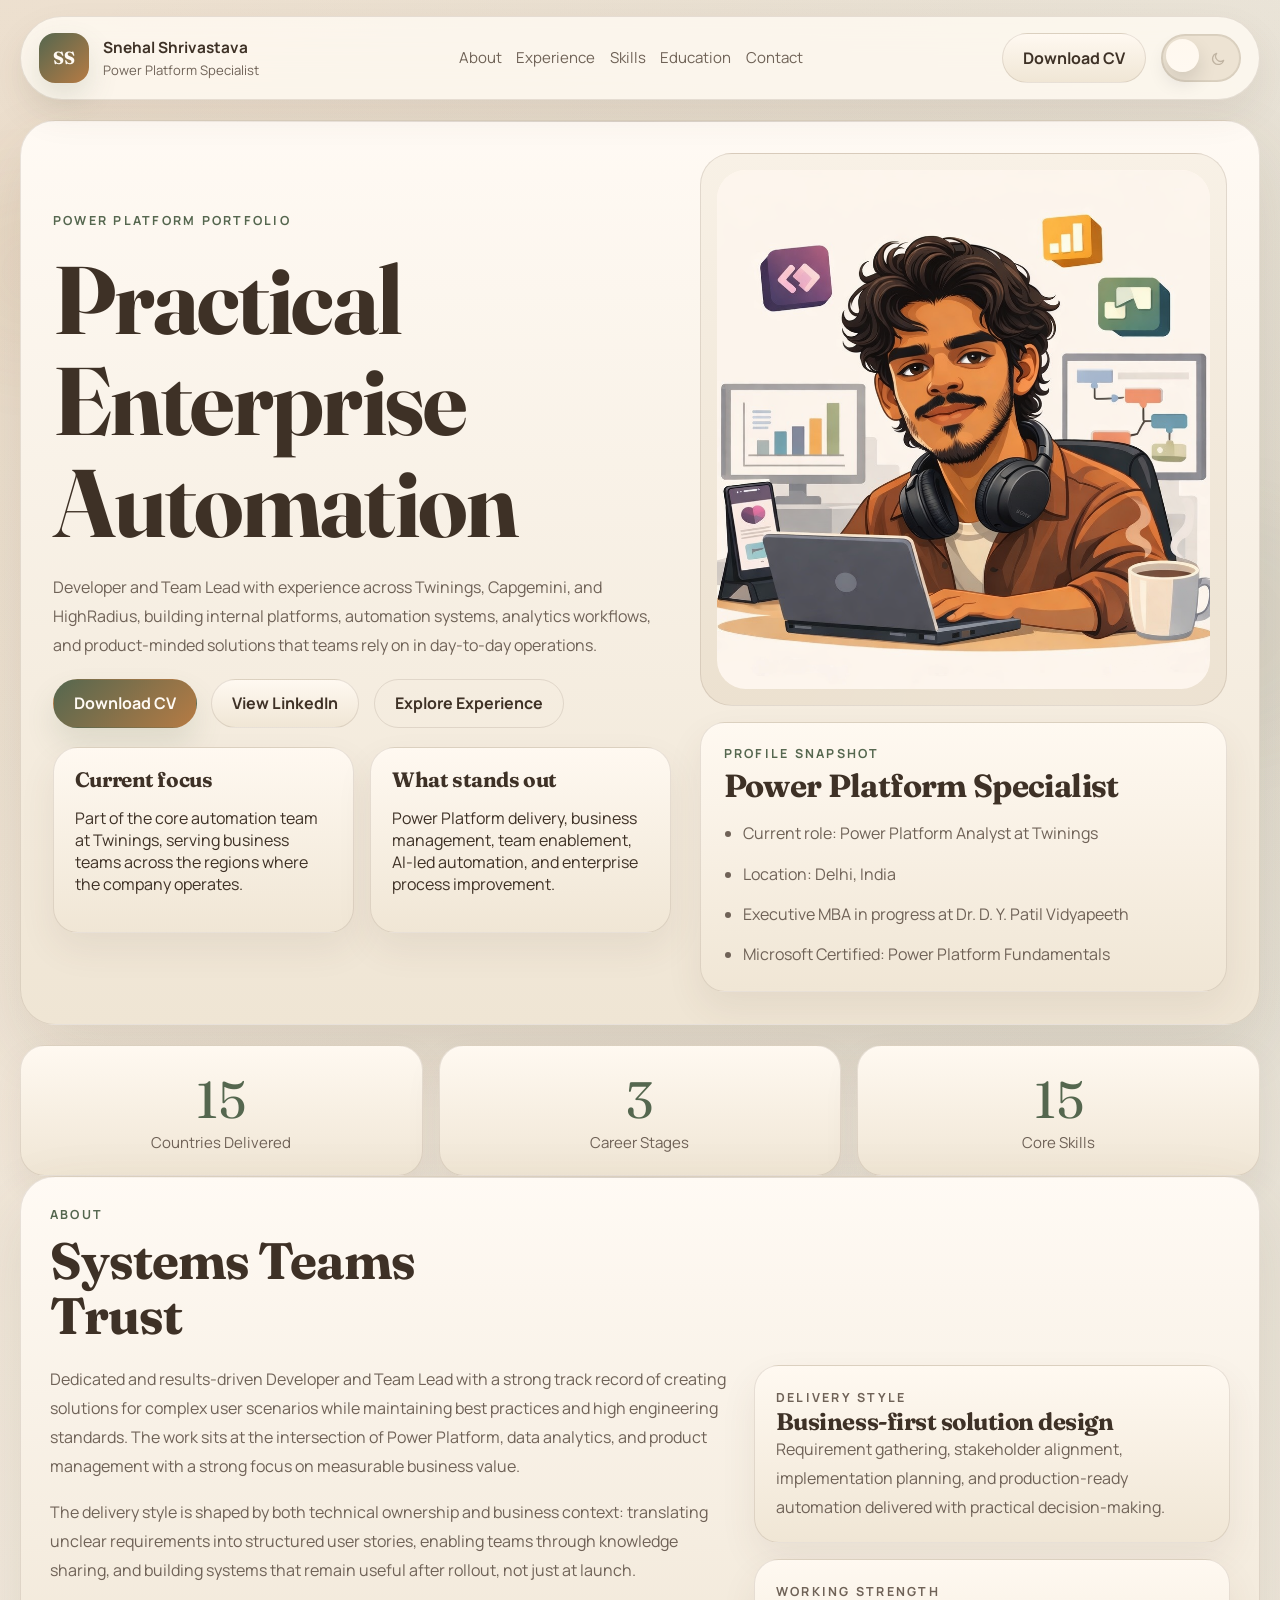
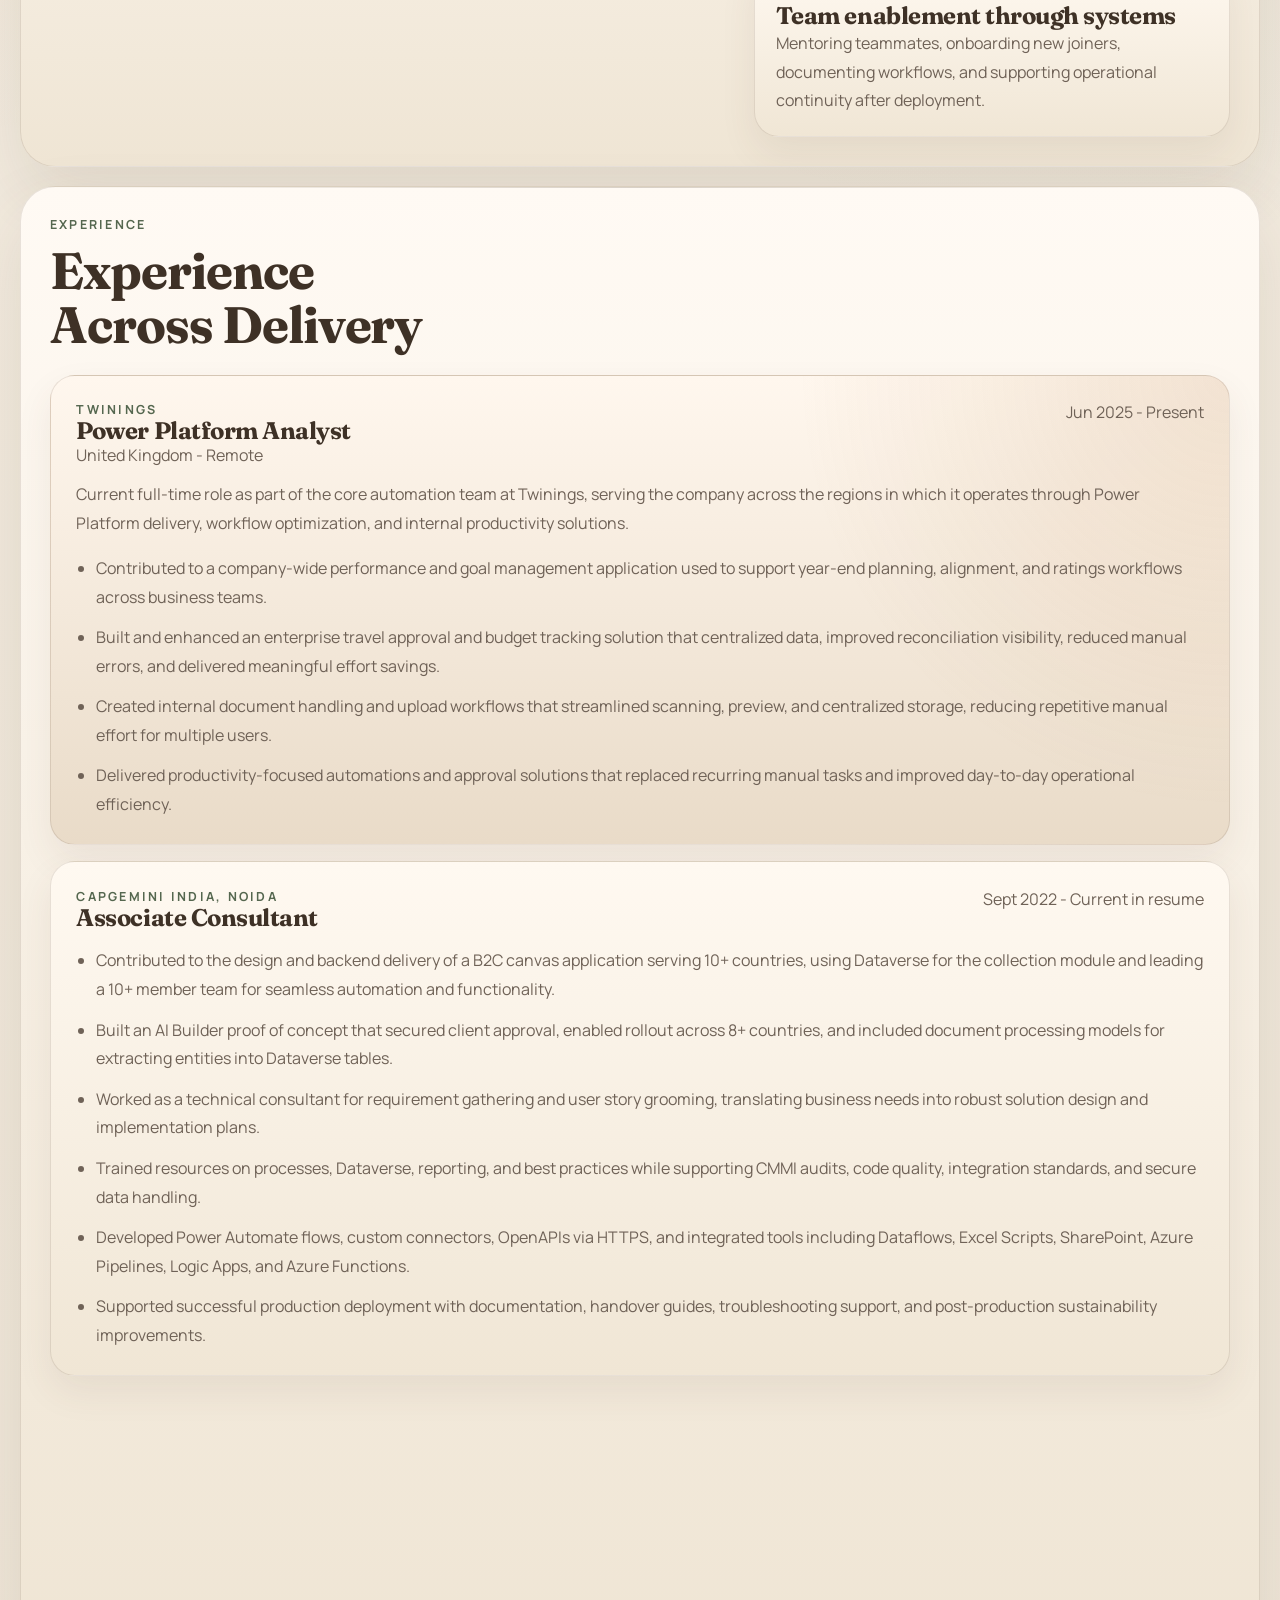
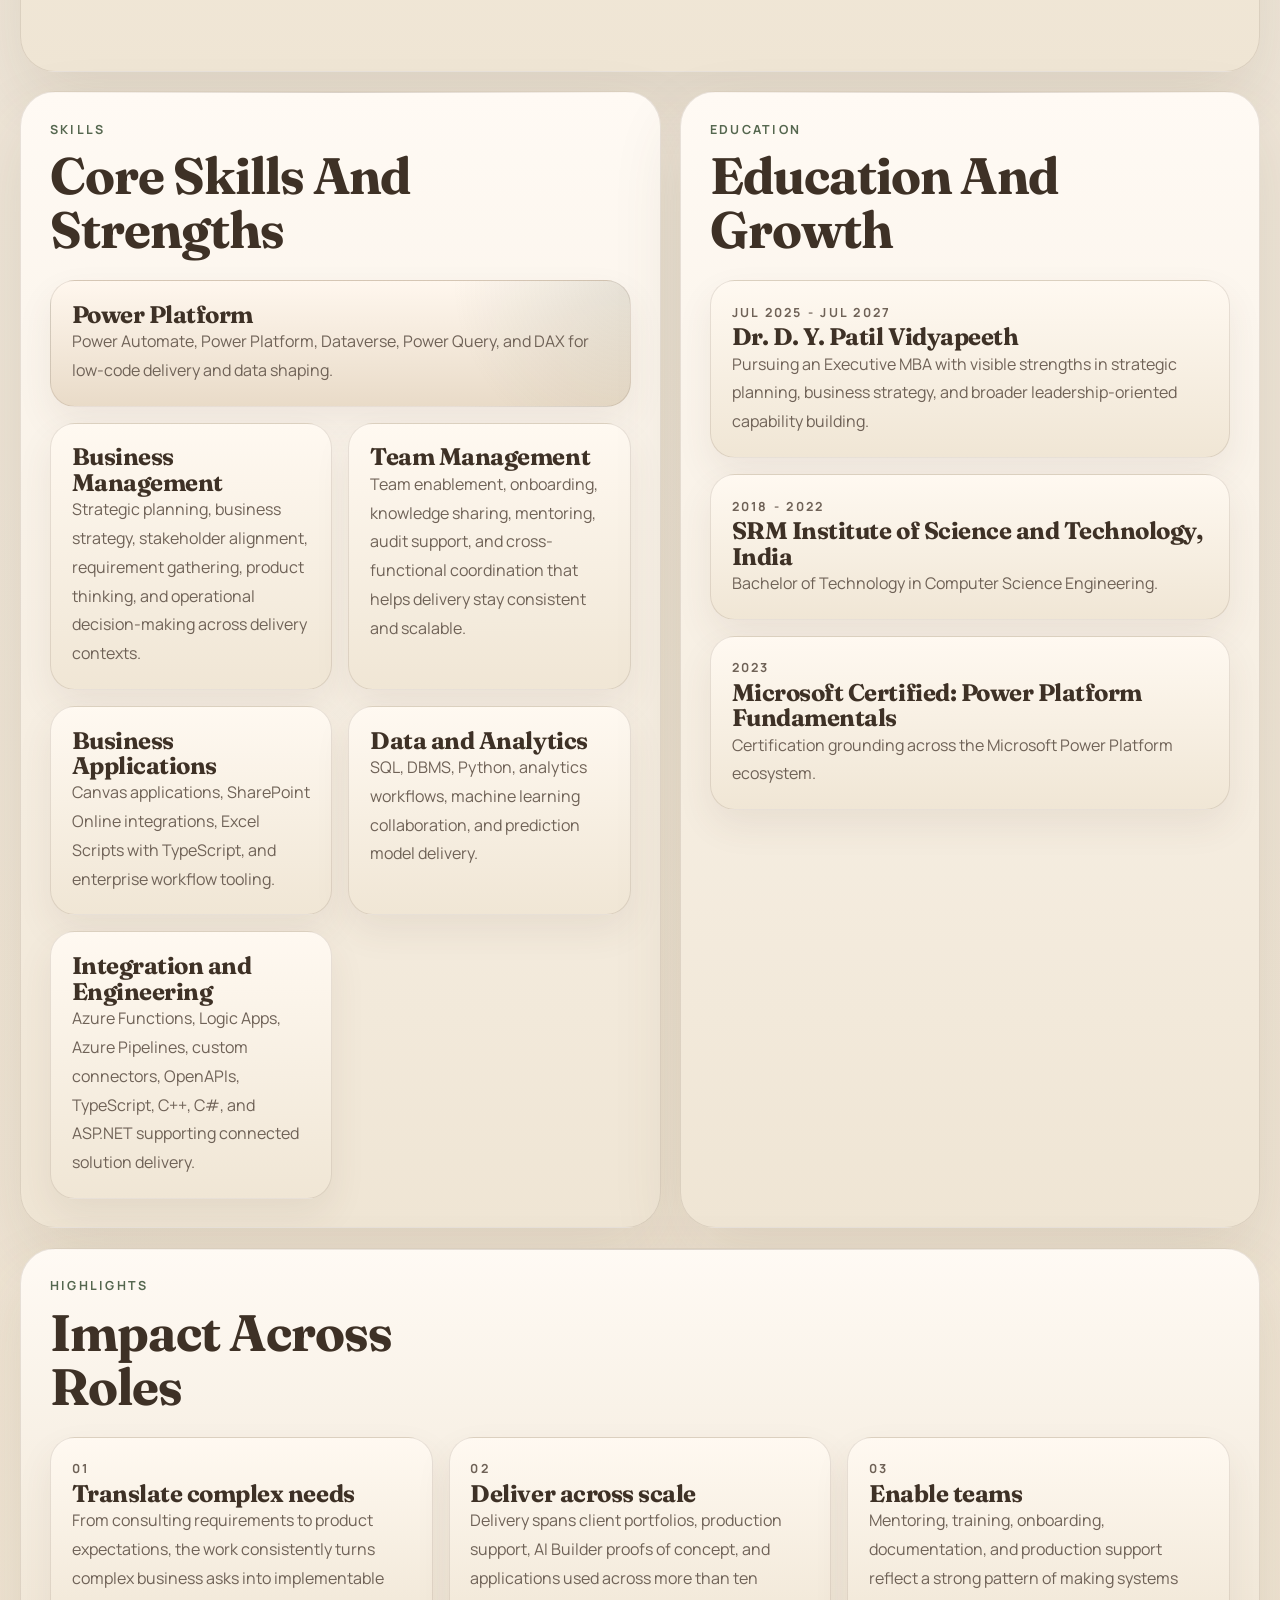
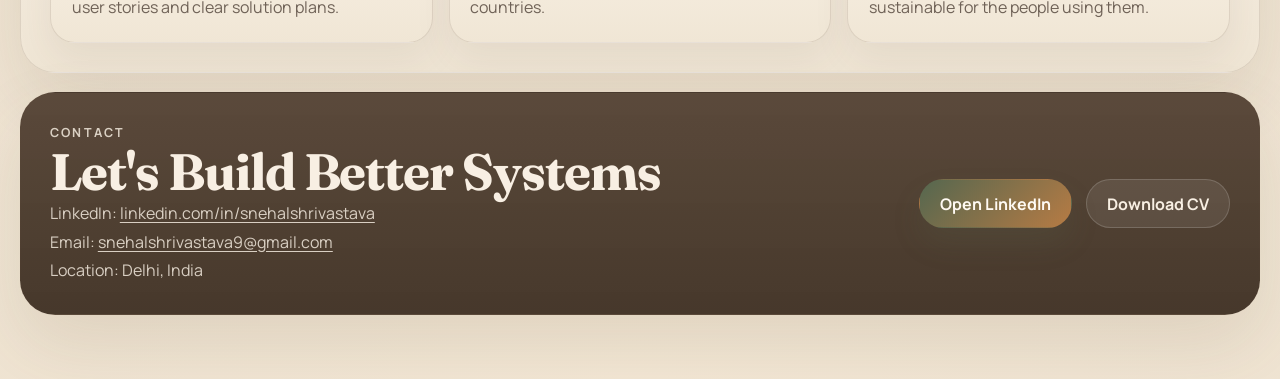
<file: index.html>
<!DOCTYPE html>
<html lang="en">
<head>
    <meta charset="UTF-8">
    <meta name="viewport" content="width=device-width, initial-scale=1.0">
    <title>Snehal Shrivastava | Power Platform Portfolio</title>
    <meta name="description" content="Snehal Shrivastava | Power Platform Portfolio">
    <meta property="og:title" content="Snehal Shrivastava | Power Platform Portfolio">
    <meta property="og:description" content="Power Platform Specialist portfolio featuring experience, skills, education, and professional highlights.">
    <meta property="og:type" content="website">
    <meta property="og:image" content="profile-picture.png">
    <meta property="og:image:alt" content="Portrait of Snehal Shrivastava">
    <meta name="twitter:card" content="summary_large_image">
    <meta name="twitter:title" content="Snehal Shrivastava | Power Platform Portfolio">
    <meta name="twitter:description" content="Power Platform Specialist portfolio featuring experience, skills, education, and professional highlights.">
    <meta name="twitter:image" content="profile-picture.png">
    <link rel="icon" type="image/png" href="profile-picture.png">
    <link rel="apple-touch-icon" href="profile-picture.png">
    <link rel="preconnect" href="https://fonts.googleapis.com">
    <link rel="preconnect" href="https://fonts.gstatic.com" crossorigin>
    <link href="https://fonts.googleapis.com/css2?family=Fraunces:opsz,wght@9..144,500;9..144,600;9..144,700&family=Manrope:wght@400;500;600;700&display=swap" rel="stylesheet">
    <link rel="stylesheet" href="style.css">
</head>
<body>
    <div class="grain-layer" aria-hidden="true"></div>
    <div class="header-shell">
        <nav class="topbar">
            <a class="brand" href="#top" aria-label="Snehal Shrivastava home">
                <span class="brand-mark">SS</span>
                <span class="brand-copy">
                    <strong>Snehal Shrivastava</strong>
                    <span>Power Platform Specialist</span>
                </span>
            </a>

            <div class="nav-links">
                <a href="#about">About</a>
                <a href="#experience">Experience</a>
                <a href="#expertise">Skills</a>
                <a href="#education">Education</a>
                <a href="#contact">Contact</a>
            </div>

            <div class="nav-actions">
                <a class="pill-link" href="Snehal_Shrivastava_Resume.pdf" download="Snehal_Shrivastava_Resume.pdf">Download CV</a>
                <button class="mode-toggle" type="button" data-mode-toggle aria-label="Switch to dark mode">
                    <span class="mode-toggle-rail">
                        <span class="mode-toggle-icon mode-toggle-icon-sun" aria-hidden="true">
                            <svg viewBox="0 0 24 24" focusable="false">
                                <circle cx="12" cy="12" r="4.25"></circle>
                                <path d="M12 1.75v3.1M12 19.15v3.1M4.75 4.75l2.2 2.2M17.05 17.05l2.2 2.2M1.75 12h3.1M19.15 12h3.1M4.75 19.25l2.2-2.2M17.05 6.95l2.2-2.2"></path>
                            </svg>
                        </span>
                        <span class="mode-toggle-icon mode-toggle-icon-moon" aria-hidden="true">
                            <svg viewBox="0 0 24 24" focusable="false">
                                <path d="M19 15.5A7.5 7.5 0 0 1 8.5 5a8.5 8.5 0 1 0 10.5 10.5Z"></path>
                            </svg>
                        </span>
                        <span class="mode-toggle-thumb" aria-hidden="true"></span>
                    </span>
                </button>
            </div>
        </nav>
    </div>

    <div class="page-shell">
        <header class="page-header" id="top">

            <section class="hero reveal">
                <div class="hero-copy">
                    <p class="eyebrow">Power Platform Portfolio</p>
                    <h1>Practical Enterprise Automation</h1>
                    <p class="hero-lead">Developer and Team Lead with experience across Twinings, Capgemini, and HighRadius, building internal platforms, automation systems, analytics workflows, and product-minded solutions that teams rely on in day-to-day operations.</p>

                    <div class="hero-actions">
                        <a class="button button-primary" href="Snehal_Shrivastava_Resume.pdf" download="Snehal_Shrivastava_Resume.pdf">Download CV</a>
                        <a class="button button-secondary" href="https://in.linkedin.com/in/snehalshrivastava" target="_blank" rel="noreferrer">View LinkedIn</a>
                        <a class="button button-tertiary" href="#experience">Explore Experience</a>
                    </div>

                    <div class="hero-points">
                        <article class="point-card">
                            <h2>Current focus</h2>
                            <p>Part of the core automation team at Twinings, serving business teams across the regions where the company operates.</p>
                        </article>
                        <article class="point-card">
                            <h2>What stands out</h2>
                            <p>Power Platform delivery, business management, team enablement, AI-led automation, and enterprise process improvement.</p>
                        </article>
                    </div>
                </div>

                <div class="hero-visual">
                    <div class="hero-image-wrap">
                        <div class="hero-image-backdrop" aria-hidden="true"></div>
                        <figure class="hero-image-card">
                            <img src="profile-picture.png" alt="Illustrated portrait of Snehal Shrivastava working at a laptop">
                        </figure>
                    </div>

                    <aside class="hero-summary-card">
                        <p class="eyebrow">Profile Snapshot</p>
                        <h2>Power Platform Specialist</h2>
                        <ul class="summary-list">
                            <li>Current role: Power Platform Analyst at Twinings</li>
                            <li>Location: Delhi, India</li>
                            <li>Executive MBA in progress at Dr. D. Y. Patil Vidyapeeth</li>
                            <li>Microsoft Certified: Power Platform Fundamentals</li>
                        </ul>
                    </aside>
                </div>
            </section>

            <section class="metrics-grid reveal" aria-label="Portfolio metrics">
                <article class="metric-card">
                    <span class="metric-value" data-count="15">0</span>
                    <span class="metric-label">Countries Delivered</span>
                </article>
                <article class="metric-card">
                    <span class="metric-value" data-count="3">0</span>
                    <span class="metric-label">Career Stages</span>
                </article>
                <article class="metric-card">
                    <span class="metric-value" data-count="15">0</span>
                    <span class="metric-label">Core Skills</span>
                </article>
            </section>
        </header>

        <main class="page-content">
            <section class="section-card reveal" id="about">
                <div class="section-heading">
                    <p class="eyebrow">About</p>
                    <h2>Systems Teams Trust</h2>
                </div>

                <div class="story-layout">
                    <div class="story-copy">
                        <p>Dedicated and results-driven Developer and Team Lead with a strong track record of creating solutions for complex user scenarios while maintaining best practices and high engineering standards. The work sits at the intersection of Power Platform, data analytics, and product management with a strong focus on measurable business value.</p>
                        <p>The delivery style is shaped by both technical ownership and business context: translating unclear requirements into structured user stories, enabling teams through knowledge sharing, and building systems that remain useful after rollout, not just at launch.</p>
                    </div>

                    <div class="story-notes">
                        <article class="note-card">
                            <p class="note-label">Delivery style</p>
                            <h3>Business-first solution design</h3>
                            <p>Requirement gathering, stakeholder alignment, implementation planning, and production-ready automation delivered with practical decision-making.</p>
                        </article>
                        <article class="note-card">
                            <p class="note-label">Working strength</p>
                            <h3>Team enablement through systems</h3>
                            <p>Mentoring teammates, onboarding new joiners, documenting workflows, and supporting operational continuity after deployment.</p>
                        </article>
                    </div>
                </div>
            </section>

            <section class="section-card reveal" id="experience">
                <div class="section-heading">
                    <p class="eyebrow">Experience</p>
                    <h2>Experience Across Delivery</h2>
                </div>

                <div class="experience-grid">
                    <article class="experience-card experience-card-featured reveal">
                        <div class="experience-meta">
                            <div>
                                <p class="experience-company">Twinings</p>
                                <h3>Power Platform Analyst</h3>
                            </div>
                            <p class="experience-date">Jun 2025 - Present</p>
                        </div>
                        <p class="experience-location">United Kingdom - Remote</p>
                        <p class="experience-summary">Current full-time role as part of the core automation team at Twinings, serving the company across the regions in which it operates through Power Platform delivery, workflow optimization, and internal productivity solutions.</p>
                        <ul class="experience-list">
                            <li>Contributed to a company-wide performance and goal management application used to support year-end planning, alignment, and ratings workflows across business teams.</li>
                            <li>Built and enhanced an enterprise travel approval and budget tracking solution that centralized data, improved reconciliation visibility, reduced manual errors, and delivered meaningful effort savings.</li>
                            <li>Created internal document handling and upload workflows that streamlined scanning, preview, and centralized storage, reducing repetitive manual effort for multiple users.</li>
                            <li>Delivered productivity-focused automations and approval solutions that replaced recurring manual tasks and improved day-to-day operational efficiency.</li>
                        </ul>
                    </article>

                    <article class="experience-card reveal">
                        <div class="experience-meta">
                            <div>
                                <p class="experience-company">Capgemini India, Noida</p>
                                <h3>Associate Consultant</h3>
                            </div>
                            <p class="experience-date">Sept 2022 - Current in resume</p>
                        </div>
                        <ul class="experience-list">
                            <li>Contributed to the design and backend delivery of a B2C canvas application serving 10+ countries, using Dataverse for the collection module and leading a 10+ member team for seamless automation and functionality.</li>
                            <li>Built an AI Builder proof of concept that secured client approval, enabled rollout across 8+ countries, and included document processing models for extracting entities into Dataverse tables.</li>
                            <li>Worked as a technical consultant for requirement gathering and user story grooming, translating business needs into robust solution design and implementation plans.</li>
                            <li>Trained resources on processes, Dataverse, reporting, and best practices while supporting CMMI audits, code quality, integration standards, and secure data handling.</li>
                            <li>Developed Power Automate flows, custom connectors, OpenAPIs via HTTPS, and integrated tools including Dataflows, Excel Scripts, SharePoint, Azure Pipelines, Logic Apps, and Azure Functions.</li>
                            <li>Supported successful production deployment with documentation, handover guides, troubleshooting support, and post-production sustainability improvements.</li>
                        </ul>
                    </article>

                    <article class="experience-card reveal">
                        <div class="experience-meta">
                            <div>
                                <p class="experience-company">HighRadius, India</p>
                                <h3>Product Analyst Intern</h3>
                            </div>
                            <p class="experience-date">Jun 2021 - Jan 2022</p>
                        </div>
                        <ul class="experience-list">
                            <li>Managed a portfolio of 10 clients by gathering expectations and translating them into actionable insights for machine learning teams.</li>
                            <li>Developed payment prediction models for high-profile clients including L'Oreal and Coca-Cola to improve invoice timing forecasts and cash flow visibility.</li>
                            <li>Led new hire orientations, contributed across product management and data analyst workstreams, and received multiple awards.</li>
                        </ul>
                    </article>
                </div>
            </section>

            <section class="split-section">
                <section class="section-card reveal" id="expertise">
                    <div class="section-heading">
                        <p class="eyebrow">Skills</p>
                        <h2>Core Skills And Strengths</h2>
                    </div>

                    <div class="skills-grid">
                        <article class="skill-card skill-card-primary">
                            <h3>Power Platform</h3>
                            <p>Power Automate, Power Platform, Dataverse, Power Query, and DAX for low-code delivery and data shaping.</p>
                        </article>
                        <article class="skill-card">
                            <h3>Business Management</h3>
                            <p>Strategic planning, business strategy, stakeholder alignment, requirement gathering, product thinking, and operational decision-making across delivery contexts.</p>
                        </article>
                        <article class="skill-card">
                            <h3>Team Management</h3>
                            <p>Team enablement, onboarding, knowledge sharing, mentoring, audit support, and cross-functional coordination that helps delivery stay consistent and scalable.</p>
                        </article>
                        <article class="skill-card">
                            <h3>Business Applications</h3>
                            <p>Canvas applications, SharePoint Online integrations, Excel Scripts with TypeScript, and enterprise workflow tooling.</p>
                        </article>
                        <article class="skill-card">
                            <h3>Data and Analytics</h3>
                            <p>SQL, DBMS, Python, analytics workflows, machine learning collaboration, and prediction model delivery.</p>
                        </article>
                        <article class="skill-card">
                            <h3>Integration and Engineering</h3>
                            <p>Azure Functions, Logic Apps, Azure Pipelines, custom connectors, OpenAPIs, TypeScript, C++, C#, and ASP.NET supporting connected solution delivery.</p>
                        </article>
                    </div>
                </section>

                <section class="section-card reveal" id="education">
                    <div class="section-heading">
                        <p class="eyebrow">Education</p>
                        <h2>Education And Growth</h2>
                    </div>

                    <div class="education-stack">
                        <article class="education-card">
                            <p class="education-date">Jul 2025 - Jul 2027</p>
                            <h3>Dr. D. Y. Patil Vidyapeeth</h3>
                            <p>Pursuing an Executive MBA with visible strengths in strategic planning, business strategy, and broader leadership-oriented capability building.</p>
                        </article>
                        <article class="education-card">
                            <p class="education-date">2018 - 2022</p>
                            <h3>SRM Institute of Science and Technology, India</h3>
                            <p>Bachelor of Technology in Computer Science Engineering.</p>
                        </article>
                        <article class="education-card">
                            <p class="education-date">2023</p>
                            <h3>Microsoft Certified: Power Platform Fundamentals</h3>
                            <p>Certification grounding across the Microsoft Power Platform ecosystem.</p>
                        </article>
                    </div>
                </section>
            </section>

            <section class="section-card reveal" id="highlights">
                <div class="section-heading">
                    <p class="eyebrow">Highlights</p>
                    <h2>Impact Across Roles</h2>
                </div>

                <div class="highlights-grid">
                    <article class="highlight-card">
                        <p class="note-label">01</p>
                        <h3>Translate complex needs</h3>
                        <p>From consulting requirements to product expectations, the work consistently turns complex business asks into implementable user stories and clear solution plans.</p>
                    </article>
                    <article class="highlight-card">
                        <p class="note-label">02</p>
                        <h3>Deliver across scale</h3>
                        <p>Delivery spans client portfolios, production support, AI Builder proofs of concept, and applications used across more than ten countries.</p>
                    </article>
                    <article class="highlight-card">
                        <p class="note-label">03</p>
                        <h3>Enable teams</h3>
                        <p>Mentoring, training, onboarding, documentation, and production support reflect a strong pattern of making systems sustainable for the people using them.</p>
                    </article>
                </div>
            </section>

            <section class="contact-banner reveal" id="contact">
                <div class="contact-copy">
                    <p class="eyebrow">Contact</p>
                    <h2>Let's Build Better Systems</h2>
                    <p>LinkedIn: <a href="https://www.linkedin.com/in/snehalshrivastava" target="_blank" rel="noreferrer">linkedin.com/in/snehalshrivastava</a></p>
                    <p>Email: <a href="mailto:snehalshrivastava9@gmail.com">snehalshrivastava9@gmail.com</a></p>
                    <p>Location: Delhi, India</p>
                </div>

                <div class="contact-actions">
                    <a class="button button-primary" href="https://www.linkedin.com/in/snehalshrivastava" target="_blank" rel="noreferrer">Open LinkedIn</a>
                    <a class="button button-secondary" href="Snehal_Shrivastava_Resume.pdf" download="Snehal_Shrivastava_Resume.pdf">Download CV</a>
                </div>
            </section>
        </main>
    </div>

    <script src="script.js"></script>
</body>
</html>
</file>
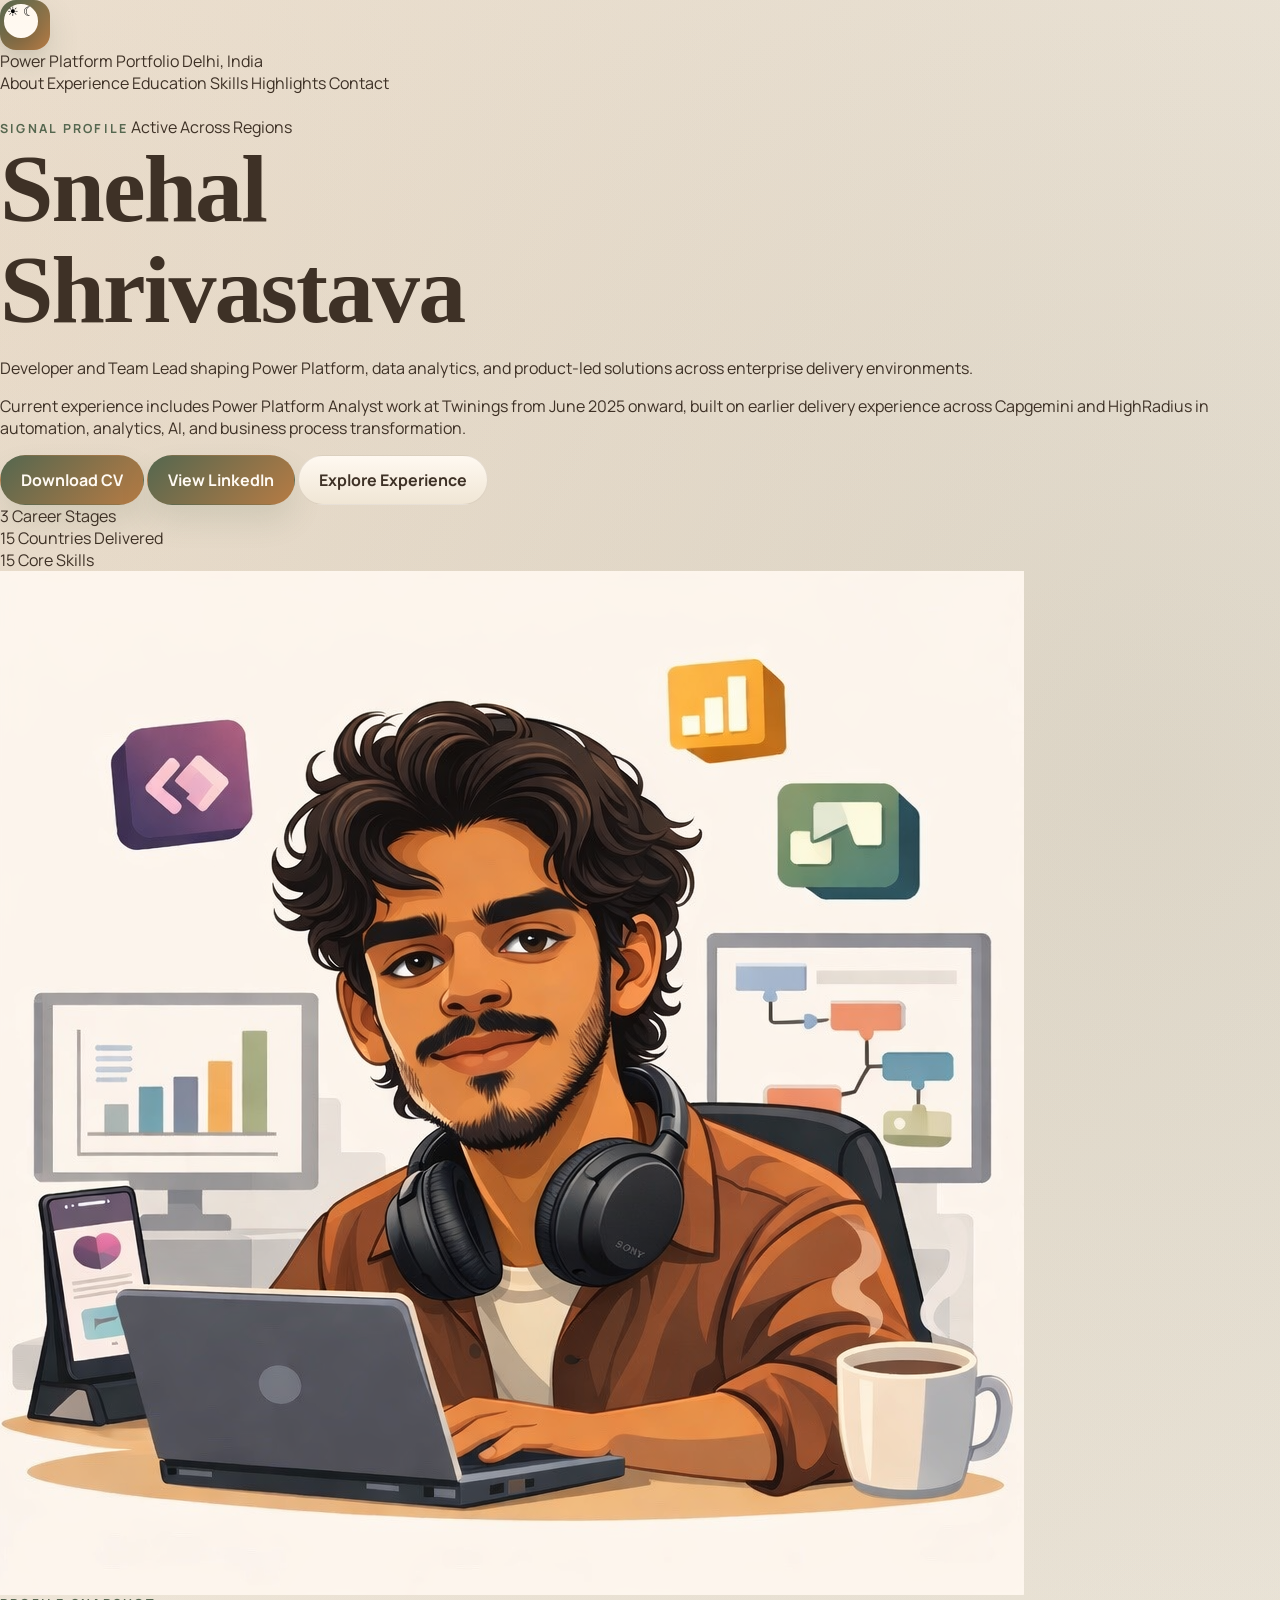
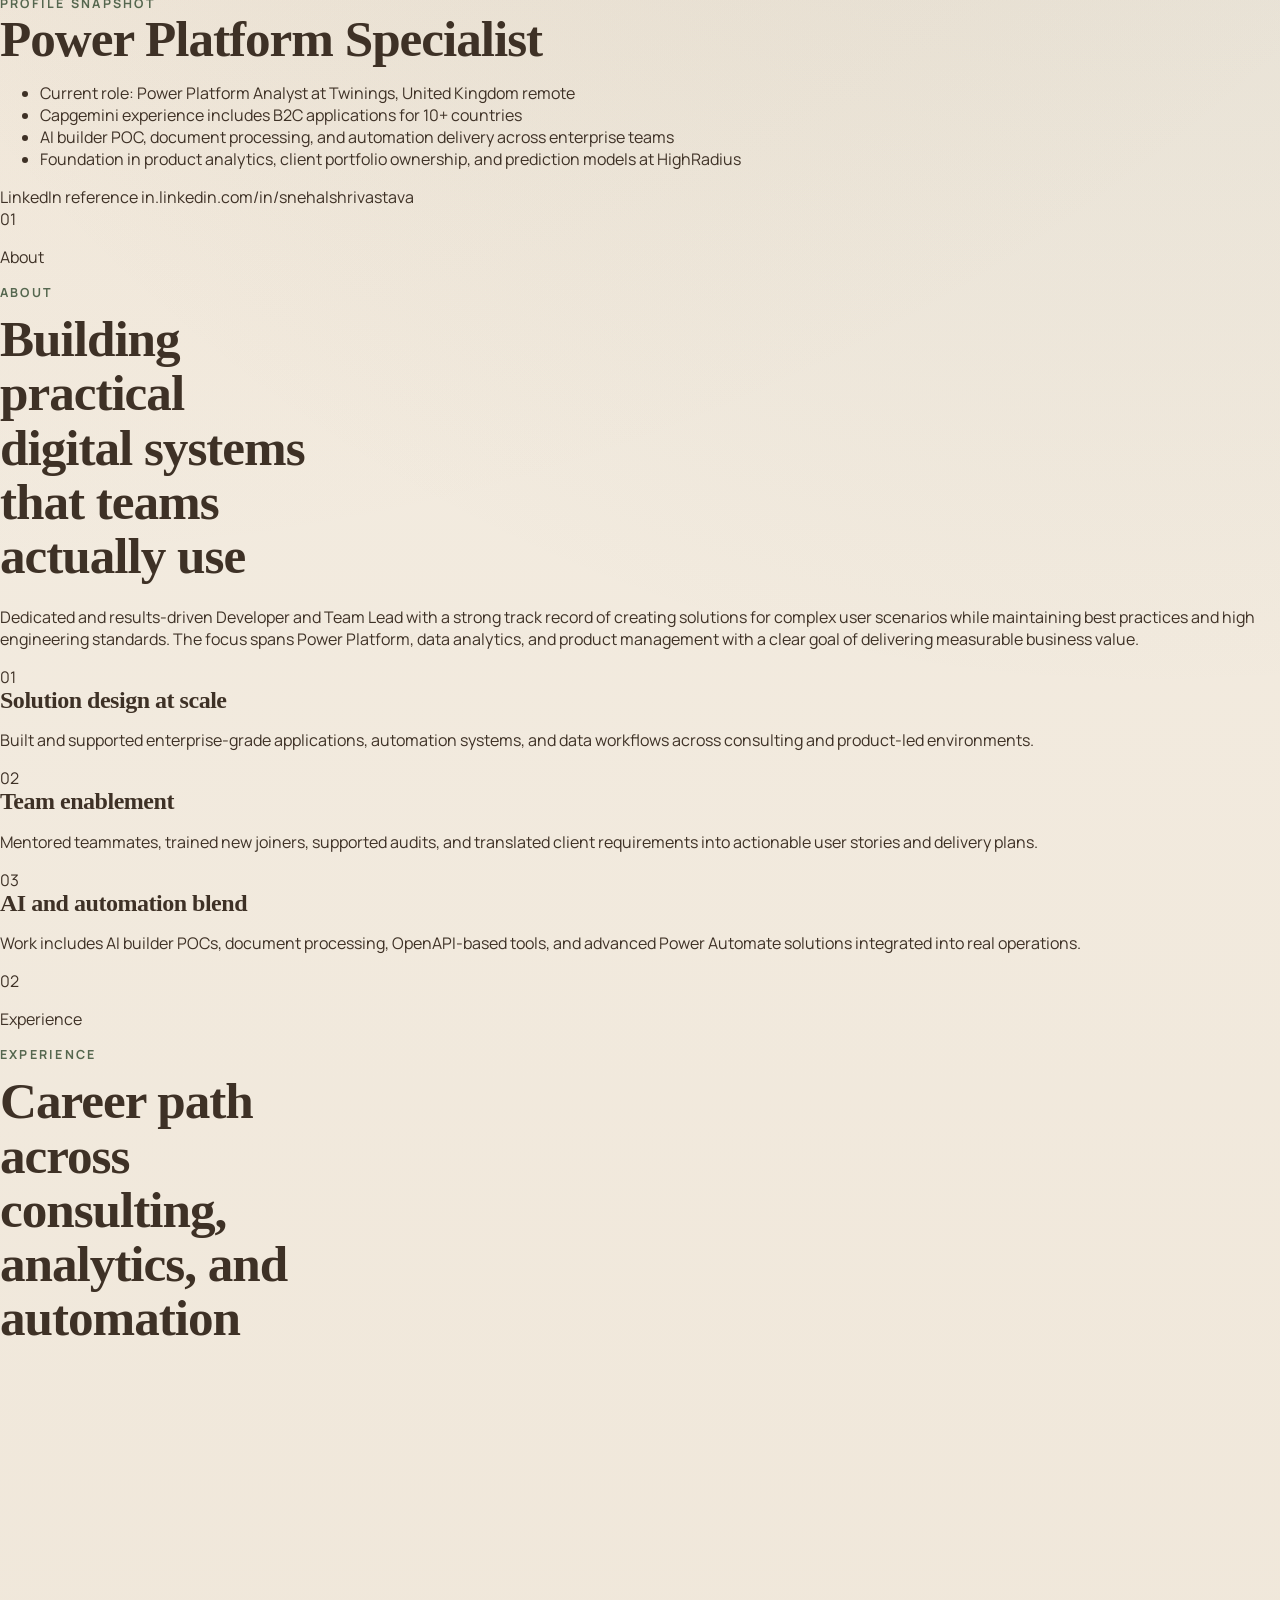
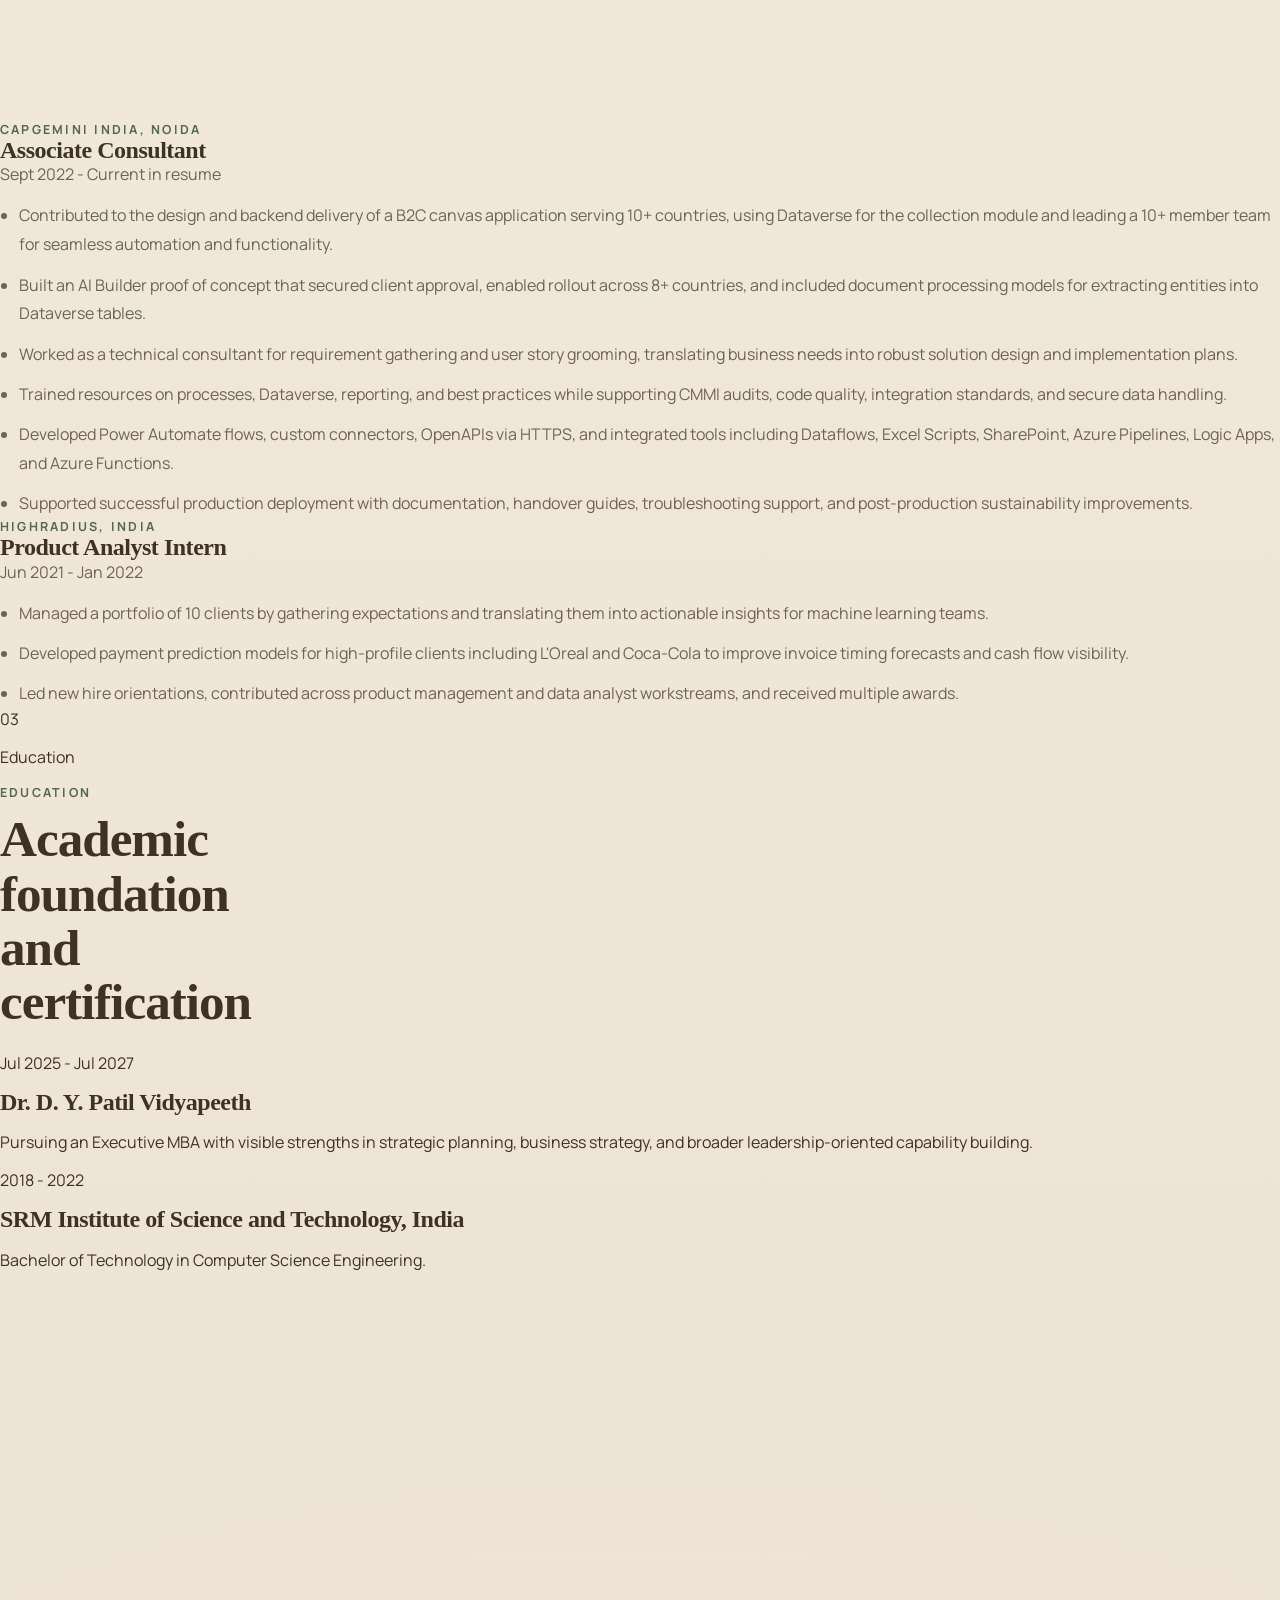
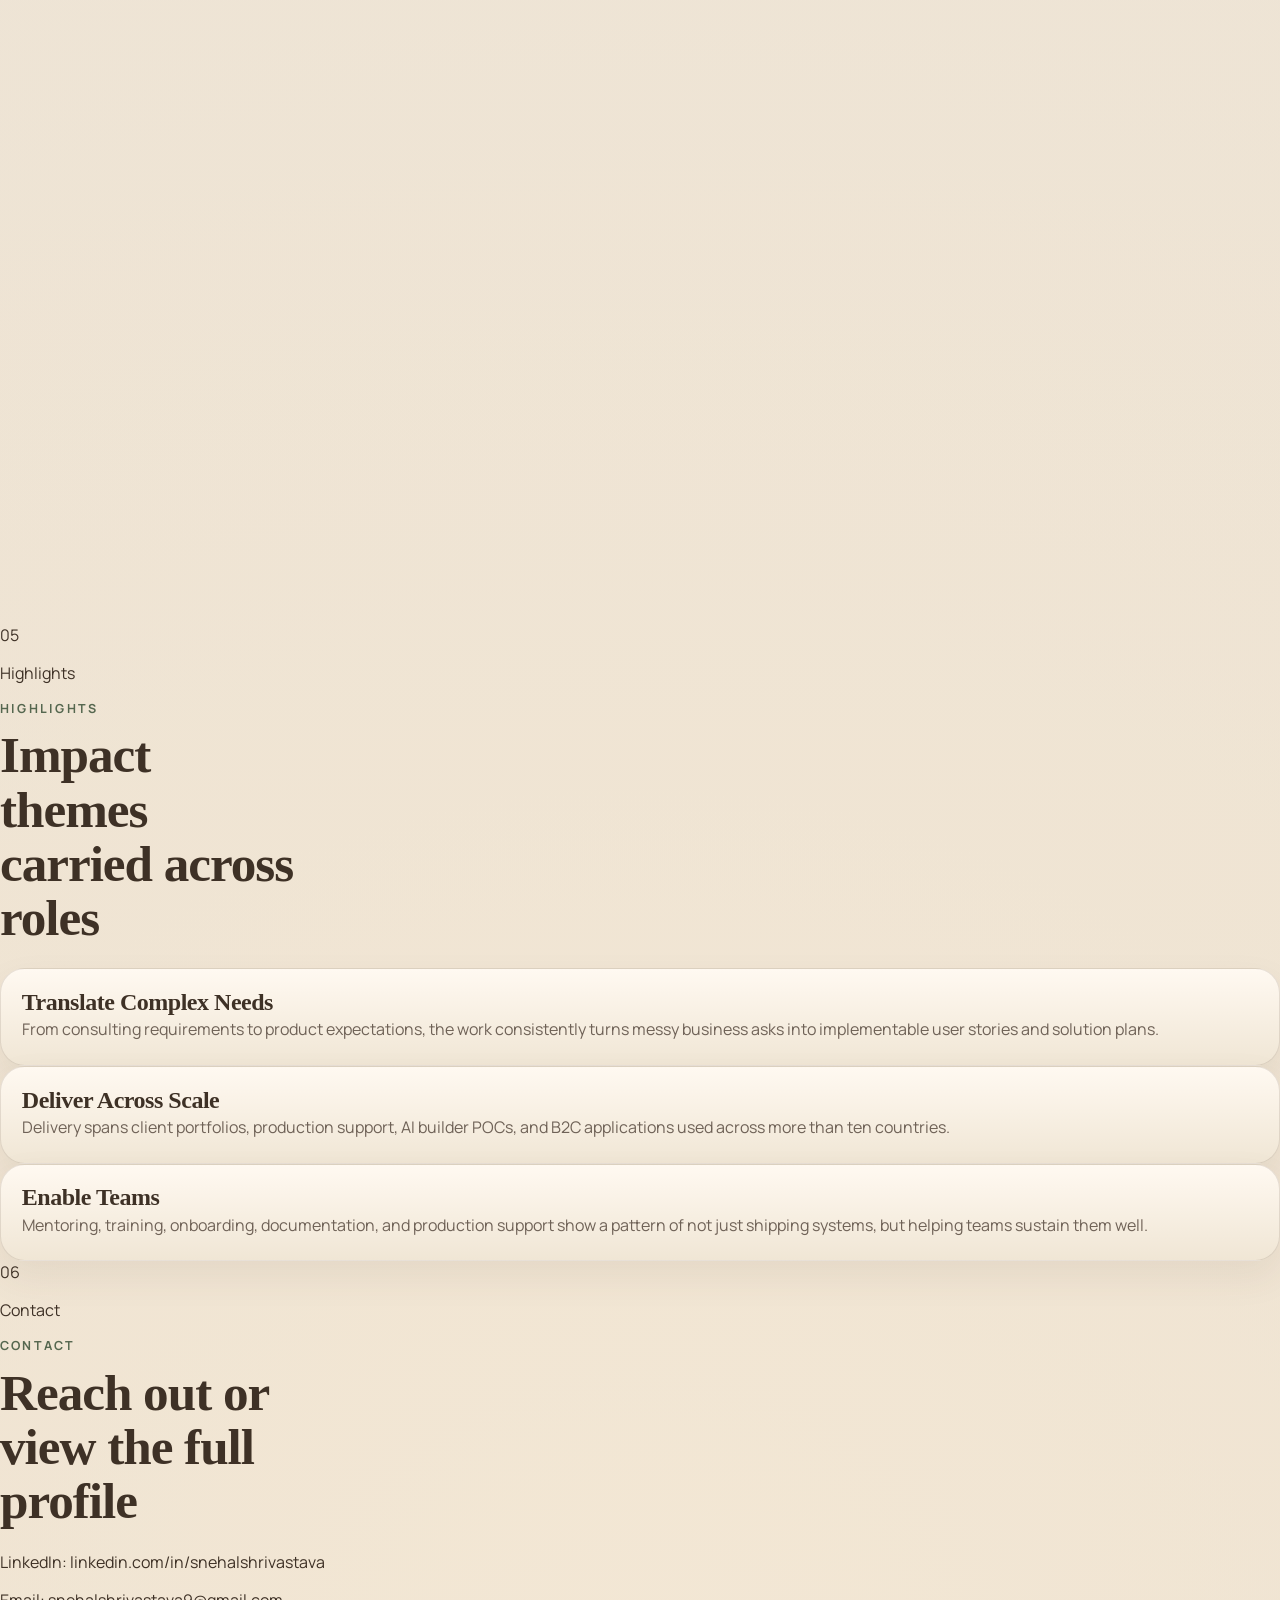
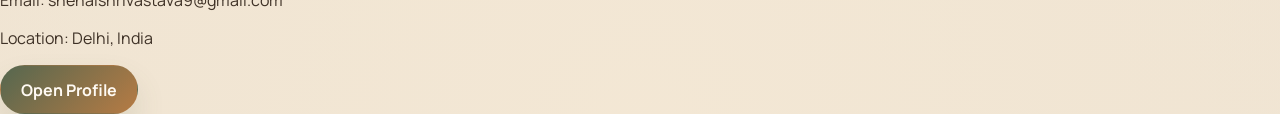
<file: index-earthy.html>
<!DOCTYPE html>
<html lang="en">
<head>
    <meta charset="UTF-8">
    <meta name="viewport" content="width=device-width, initial-scale=1.0">
    <title>Snehal Shrivastava | Power Platform Portfolio</title>
    <meta name="description" content="Snehal Shrivastava | Power Platform Portfolio">
    <meta property="og:title" content="Snehal Shrivastava | Power Platform Portfolio">
    <meta property="og:description" content="Power Platform Specialist portfolio featuring experience, skills, education, and professional highlights.">
    <meta property="og:type" content="website">
    <meta property="og:image" content="profile-picture.png">
    <meta property="og:image:alt" content="Portrait of Snehal Shrivastava">
    <meta name="twitter:card" content="summary_large_image">
    <meta name="twitter:title" content="Snehal Shrivastava | Power Platform Portfolio">
    <meta name="twitter:description" content="Power Platform Specialist portfolio featuring experience, skills, education, and professional highlights.">
    <meta name="twitter:image" content="profile-picture.png">
    <link rel="icon" type="image/png" href="profile-picture.png">
    <link rel="apple-touch-icon" href="profile-picture.png">
    <link rel="preconnect" href="https://fonts.googleapis.com">
    <link rel="preconnect" href="https://fonts.gstatic.com" crossorigin>
    <link href="https://fonts.googleapis.com/css2?family=Space+Grotesk:wght@400;500;700&family=Manrope:wght@400;500;700&display=swap" rel="stylesheet">
    <link rel="stylesheet" href="style.css">
</head>
<body>
    <div class="cursor-aura"></div>
    <div class="scene">
        <div class="noise-layer"></div>
        <div class="grid-plane"></div>
        <div class="energy energy-a"></div>
        <div class="energy energy-b"></div>
        <div class="beam beam-a"></div>
        <div class="beam beam-b"></div>
        <div class="pulse-net pulse-net-a"></div>
        <div class="pulse-net pulse-net-b"></div>

        <header class="masthead" id="top">
            <nav class="topnav panel reveal">
                <a class="brand-mark" href="#top">SS</a>
                <div class="topnav-meta">
                    <span>Power Platform Portfolio</span>
                    <span>Delhi, India</span>
                </div>
                <div class="topnav-links">
                    <a href="#about">About</a>
                    <a href="#experience">Experience</a>
                    <a href="#education">Education</a>
                    <a href="#expertise">Skills</a>
                    <a href="#highlights">Highlights</a>
                    <a href="#contact">Contact</a>
                </div>
                <button class="mode-toggle" type="button" data-mode-toggle aria-label="Switch to dark mode">
                    <span class="mode-toggle-track">
                        <span class="mode-toggle-thumb">
                            <span class="mode-icon mode-icon-sun" aria-hidden="true">☀</span>
                            <span class="mode-icon mode-icon-moon" aria-hidden="true">☾</span>
                        </span>
                    </span>
                </button>
            </nav>

            <section class="hero-layout">
                <div class="hero-main panel reveal" data-tilt>
                    <div class="eyebrow-row">
                        <span class="eyebrow">Signal Profile</span>
                        <span class="status-pill">Active Across Regions</span>
                    </div>
                    <h1>Snehal Shrivastava</h1>
                    <p class="hero-subtitle">Developer and Team Lead shaping Power Platform, data analytics, and product-led solutions across enterprise delivery environments.</p>
                    <p class="hero-note">Current experience includes Power Platform Analyst work at Twinings from June 2025 onward, built on earlier delivery experience across Capgemini and HighRadius in automation, analytics, AI, and business process transformation.</p>

                    <div class="cta-row">
                        <a class="button button-primary" href="Snehal_Shrivastava_Resume.pdf" download="Snehal_Shrivastava_Resume.pdf">Download CV</a>
                        <a class="button button-primary" href="https://in.linkedin.com/in/snehalshrivastava" target="_blank" rel="noreferrer">View LinkedIn</a>
                        <a class="button button-secondary" href="#experience">Explore Experience</a>
                    </div>

                    <div class="stat-strip">
                        <article class="stat-tile reveal">
                            <span class="stat-number" data-count="3">0</span>
                            <span class="stat-label">Career Stages</span>
                        </article>
                        <article class="stat-tile reveal">
                            <span class="stat-number" data-count="15">0</span>
                            <span class="stat-label">Countries Delivered</span>
                        </article>
                        <article class="stat-tile reveal">
                            <span class="stat-number" data-count="15">0</span>
                            <span class="stat-label">Core Skills</span>
                        </article>
                    </div>
                </div>

                <aside class="identity-card panel reveal" data-tilt>
                    <div class="identity-frame">
                        <div class="identity-orbit"></div>
                        <div class="identity-orbit identity-orbit-secondary"></div>
                        <div class="portrait-card">
                            <img class="profile-image" src="profile-picture.png" alt="Illustrated portrait of Snehal Shrivastava at a workspace desk">
                        </div>
                    </div>

                    <div class="identity-copy">
                        <p class="eyebrow">Profile Snapshot</p>
                        <h2>Power Platform Specialist</h2>
                        <ul class="snapshot-list">
                            <li>Current role: Power Platform Analyst at Twinings, United Kingdom remote</li>
                            <li>Capgemini experience includes B2C applications for 10+ countries</li>
                            <li>AI builder POC, document processing, and automation delivery across enterprise teams</li>
                            <li>Foundation in product analytics, client portfolio ownership, and prediction models at HighRadius</li>
                        </ul>
                        <div class="profile-link">
                            <span>LinkedIn reference</span>
                            <a href="https://in.linkedin.com/in/snehalshrivastava" target="_blank" rel="noreferrer">in.linkedin.com/in/snehalshrivastava</a>
                        </div>
                    </div>
                </aside>
            </section>
        </header>

        <main class="content-shell">
            <section class="section-grid reveal" id="about">
                <div class="section-tag">
                    <span>01</span>
                    <p>About</p>
                </div>
                <div class="section-panel panel">
                    <div class="section-heading">
                        <p class="eyebrow">About</p>
                        <h2>Building practical digital systems that teams actually use</h2>
                    </div>
                    <div class="about-layout">
                        <p class="lead-copy">Dedicated and results-driven Developer and Team Lead with a strong track record of creating solutions for complex user scenarios while maintaining best practices and high engineering standards. The focus spans Power Platform, data analytics, and product management with a clear goal of delivering measurable business value.</p>
                        <article class="micro-card reveal">
                            <span class="card-index">01</span>
                            <h3>Solution design at scale</h3>
                            <p>Built and supported enterprise-grade applications, automation systems, and data workflows across consulting and product-led environments.</p>
                        </article>
                        <article class="micro-card reveal">
                            <span class="card-index">02</span>
                            <h3>Team enablement</h3>
                            <p>Mentored teammates, trained new joiners, supported audits, and translated client requirements into actionable user stories and delivery plans.</p>
                        </article>
                        <article class="micro-card reveal">
                            <span class="card-index">03</span>
                            <h3>AI and automation blend</h3>
                            <p>Work includes AI builder POCs, document processing, OpenAPI-based tools, and advanced Power Automate solutions integrated into real operations.</p>
                        </article>
                    </div>
                </div>
            </section>

            <section class="section-grid reveal" id="experience">
                <div class="section-tag">
                    <span>02</span>
                    <p>Experience</p>
                </div>
                <div class="section-panel panel">
                    <div class="section-heading">
                        <p class="eyebrow">Experience</p>
                        <h2>Career path across consulting, analytics, and automation</h2>
                    </div>
                    <div class="experience-stream">
                        <article class="experience-node reveal">
                            <div class="experience-head">
                                <div>
                                    <p class="experience-company">Twinings</p>
                                    <h3>Power Platform Analyst</h3>
                                </div>
                                <p class="experience-date">Jun 2025 - Present</p>
                            </div>
                            <p class="experience-location">United Kingdom - Remote</p>
                            <p class="experience-summary">Current full-time role as part of the core automation team at Twinings, serving the company across the regions in which it operates through Power Platform delivery, workflow optimization, and internal productivity solutions.</p>
                            <ul class="experience-list">
                                <li>Contributed to a company-wide performance and goal management application used to support year-end planning, alignment, and ratings workflows across business teams.</li>
                                <li>Built and enhanced an enterprise travel approval and budget tracking solution that centralized data, improved reconciliation visibility, reduced manual errors, and delivered meaningful effort savings.</li>
                                <li>Created internal document handling and upload workflows that streamlined scanning, preview, and centralized storage, reducing repetitive manual effort for multiple users.</li>
                                <li>Delivered productivity-focused automations and approval solutions that replaced recurring manual tasks and improved day-to-day operational efficiency.</li>
                            </ul>
                        </article>

                        <article class="experience-node reveal">
                            <div class="experience-head">
                                <div>
                                    <p class="experience-company">Capgemini India, Noida</p>
                                    <h3>Associate Consultant</h3>
                                </div>
                                <p class="experience-date">Sept 2022 - Current in resume</p>
                            </div>
                            <ul class="experience-list">
                                <li>Contributed to the design and backend delivery of a B2C canvas application serving 10+ countries, using Dataverse for the collection module and leading a 10+ member team for seamless automation and functionality.</li>
                                <li>Built an AI Builder proof of concept that secured client approval, enabled rollout across 8+ countries, and included document processing models for extracting entities into Dataverse tables.</li>
                                <li>Worked as a technical consultant for requirement gathering and user story grooming, translating business needs into robust solution design and implementation plans.</li>
                                <li>Trained resources on processes, Dataverse, reporting, and best practices while supporting CMMI audits, code quality, integration standards, and secure data handling.</li>
                                <li>Developed Power Automate flows, custom connectors, OpenAPIs via HTTPS, and integrated tools including Dataflows, Excel Scripts, SharePoint, Azure Pipelines, Logic Apps, and Azure Functions.</li>
                                <li>Supported successful production deployment with documentation, handover guides, troubleshooting support, and post-production sustainability improvements.</li>
                            </ul>
                        </article>

                        <article class="experience-node reveal">
                            <div class="experience-head">
                                <div>
                                    <p class="experience-company">HighRadius, India</p>
                                    <h3>Product Analyst Intern</h3>
                                </div>
                                <p class="experience-date">Jun 2021 - Jan 2022</p>
                            </div>
                            <ul class="experience-list">
                                <li>Managed a portfolio of 10 clients by gathering expectations and translating them into actionable insights for machine learning teams.</li>
                                <li>Developed payment prediction models for high-profile clients including L'Oreal and Coca-Cola to improve invoice timing forecasts and cash flow visibility.</li>
                                <li>Led new hire orientations, contributed across product management and data analyst workstreams, and received multiple awards.</li>
                            </ul>
                        </article>
                    </div>
                </div>
            </section>

            <section class="section-grid reveal" id="education">
                <div class="section-tag">
                    <span>03</span>
                    <p>Education</p>
                </div>
                <div class="section-panel panel">
                    <div class="section-heading">
                        <p class="eyebrow">Education</p>
                        <h2>Academic foundation and certification</h2>
                    </div>
                    <div class="education-layout">
                        <article class="education-node reveal">
                            <p class="card-index">Jul 2025 - Jul 2027</p>
                            <h3>Dr. D. Y. Patil Vidyapeeth</h3>
                            <p>Pursuing an Executive MBA with visible strengths in strategic planning, business strategy, and broader leadership-oriented capability building.</p>
                        </article>
                        <article class="education-node reveal">
                            <p class="card-index">2018 - 2022</p>
                            <h3>SRM Institute of Science and Technology, India</h3>
                            <p>Bachelor of Technology in Computer Science Engineering.</p>
                        </article>
                        <article class="education-node reveal">
                            <p class="card-index">2023</p>
                            <h3>Microsoft Certified: Power Platform Fundamentals</h3>
                            <p>Certification grounding across the Microsoft Power Platform ecosystem.</p>
                        </article>
                    </div>
                </div>
            </section>

            <section class="section-grid reveal" id="expertise">
                <div class="section-tag">
                    <span>04</span>
                    <p>Skills</p>
                </div>
                <div class="section-panel panel">
                    <div class="section-heading">
                        <p class="eyebrow">Skills</p>
                        <h2>Tools and technologies used across delivery</h2>
                    </div>
                    <div class="skills-layout">
                        <article class="skill-block reveal">
                            <h3>Power Platform</h3>
                            <p>Power Automate, Power Platform, Dataverse, Power Query, and DAX for low-code delivery and data shaping.</p>
                        </article>
                        <article class="skill-block reveal">
                            <h3>Business Management</h3>
                            <p>Strategic planning, business strategy, stakeholder alignment, requirement gathering, product thinking, and operational decision-making across delivery contexts.</p>
                        </article>
                        <article class="skill-block reveal">
                            <h3>Team Management</h3>
                            <p>Team enablement, onboarding, knowledge sharing, mentoring, audit support, and cross-functional coordination that helps delivery stay consistent and scalable.</p>
                        </article>
                        <article class="skill-block reveal">
                            <h3>Business Applications</h3>
                            <p>Canvas applications, SharePoint Online integrations, Excel Scripts with TypeScript, and enterprise workflow tooling.</p>
                        </article>
                        <article class="skill-block reveal">
                            <h3>Data and Analytics</h3>
                            <p>SQL, DBMS, Python, analytics workflows, machine learning collaboration, and prediction model delivery.</p>
                        </article>
                        <article class="skill-block reveal">
                            <h3>Integration and Engineering</h3>
                            <p>Azure Functions, Logic Apps, Azure Pipelines, custom connectors, OpenAPIs, TypeScript, C++, C#, and ASP.NET supporting connected solution delivery.</p>
                        </article>
                    </div>
                </div>
            </section>

            <section class="section-grid reveal" id="highlights">
                <div class="section-tag">
                    <span>05</span>
                    <p>Highlights</p>
                </div>
                <div class="section-panel panel">
                    <div class="section-heading">
                        <p class="eyebrow">Highlights</p>
                        <h2>Impact themes carried across roles</h2>
                    </div>
                    <div class="highlight-rail">
                        <article class="highlight-card reveal">
                            <span class="signal-dot"></span>
                            <div>
                                <h3>Translate Complex Needs</h3>
                                <p>From consulting requirements to product expectations, the work consistently turns messy business asks into implementable user stories and solution plans.</p>
                            </div>
                        </article>
                        <article class="highlight-card reveal">
                            <span class="signal-dot"></span>
                            <div>
                                <h3>Deliver Across Scale</h3>
                                <p>Delivery spans client portfolios, production support, AI builder POCs, and B2C applications used across more than ten countries.</p>
                            </div>
                        </article>
                        <article class="highlight-card reveal">
                            <span class="signal-dot"></span>
                            <div>
                                <h3>Enable Teams</h3>
                                <p>Mentoring, training, onboarding, documentation, and production support show a pattern of not just shipping systems, but helping teams sustain them well.</p>
                            </div>
                        </article>
                    </div>
                </div>
            </section>

            <section class="section-grid reveal" id="contact">
                <div class="section-tag">
                    <span>06</span>
                    <p>Contact</p>
                </div>
                <div class="section-panel panel contact-panel">
                    <div class="section-heading">
                        <p class="eyebrow">Contact</p>
                        <h2>Reach out or view the full profile</h2>
                    </div>
                    <div class="contact-layout">
                        <p>LinkedIn: <a href="https://www.linkedin.com/in/snehalshrivastava" target="_blank" rel="noreferrer">linkedin.com/in/snehalshrivastava</a></p>
                        <p>Email: <a href="mailto:snehalshrivastava9@gmail.com">snehalshrivastava9@gmail.com</a></p>
                        <p>Location: Delhi, India</p>
                        <a class="button button-primary" href="https://www.linkedin.com/in/snehalshrivastava" target="_blank" rel="noreferrer">Open Profile</a>
                    </div>
                </div>
            </section>
        </main>
    </div>

    <script src="script.js"></script>
</body>
</html>
</file>
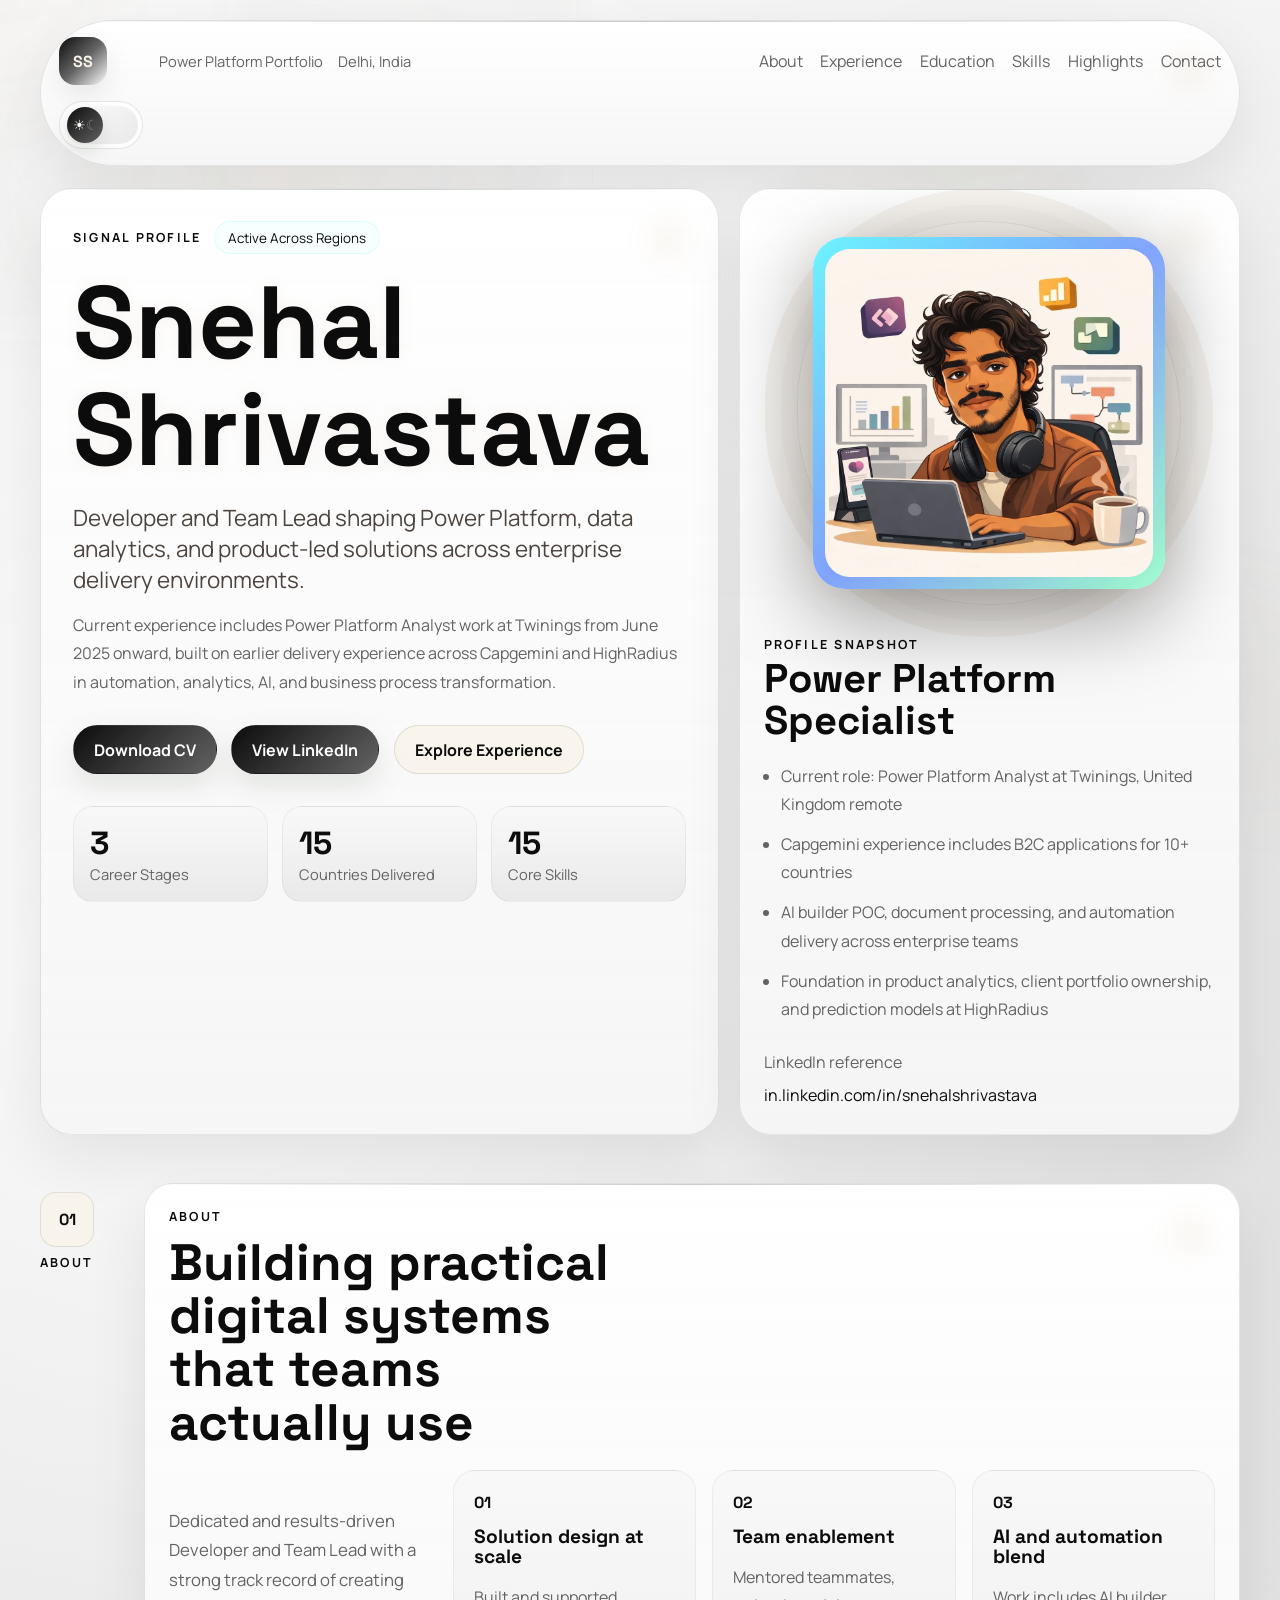
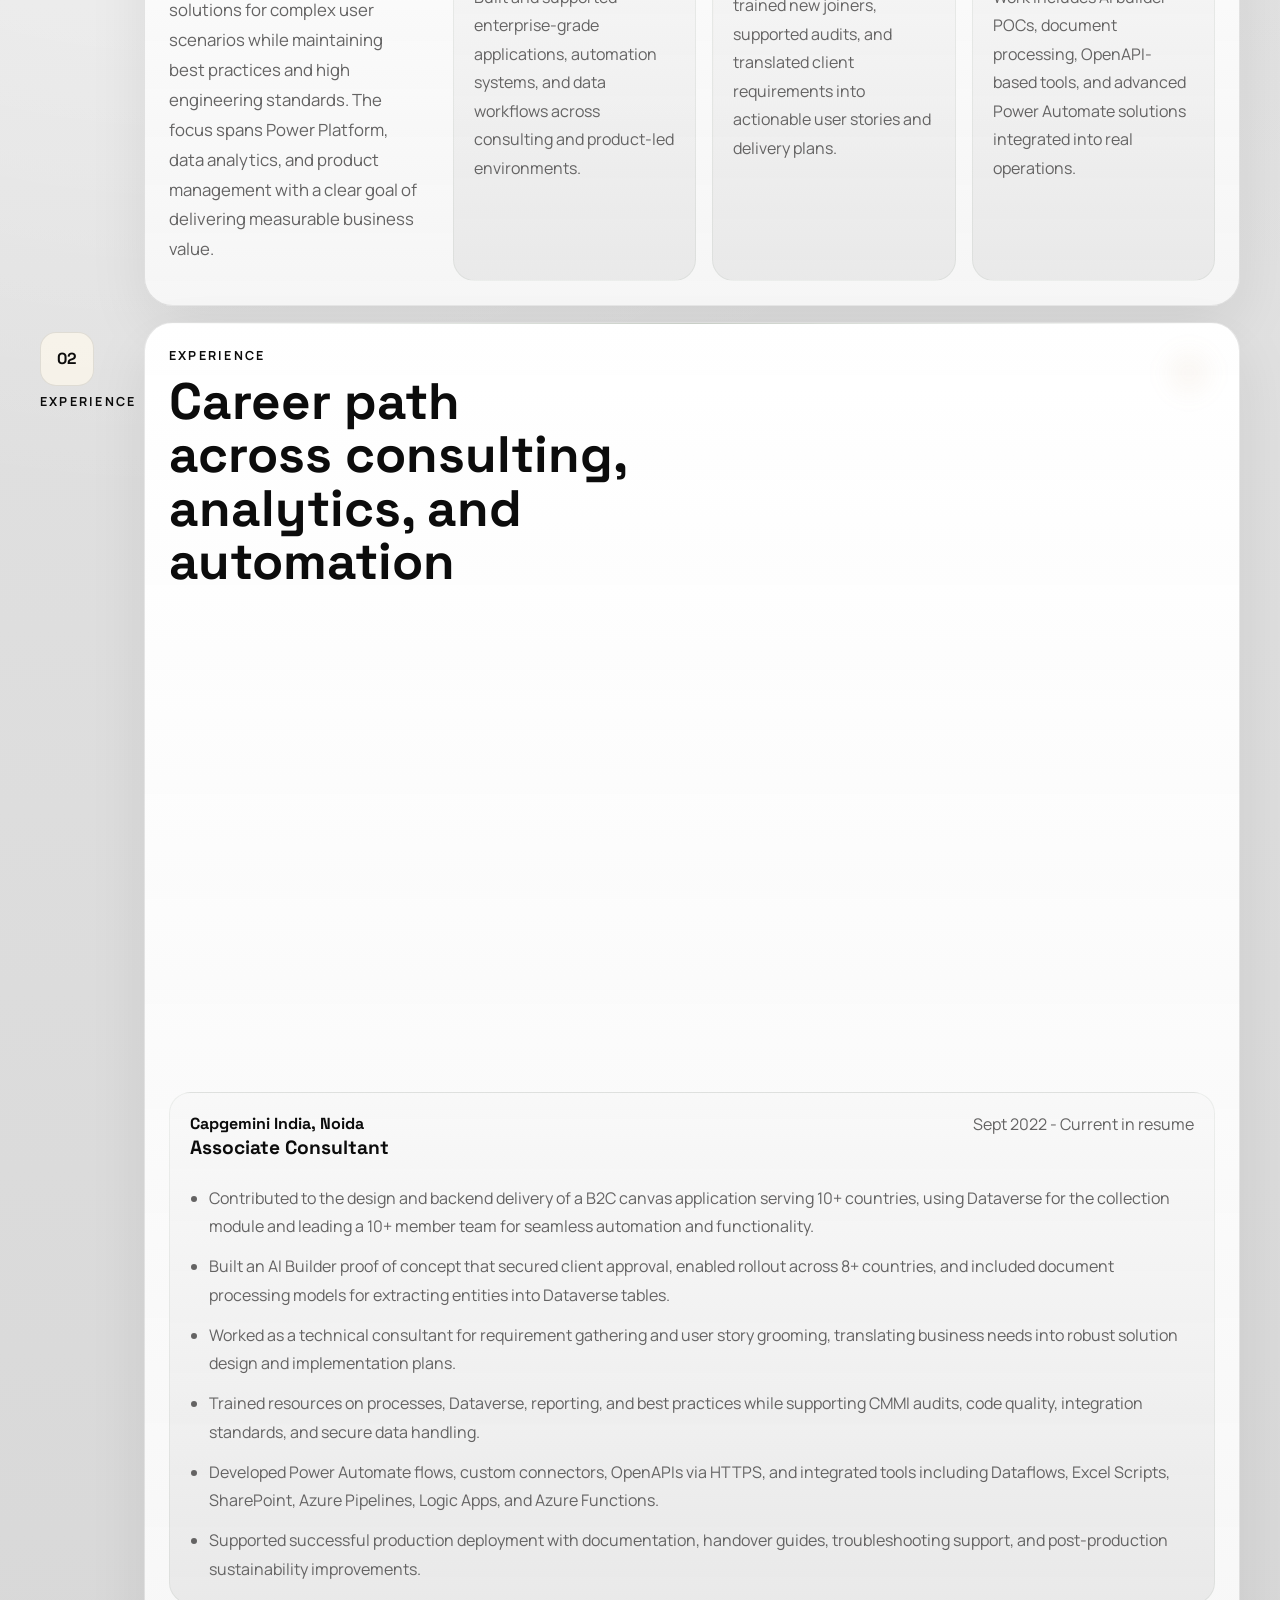
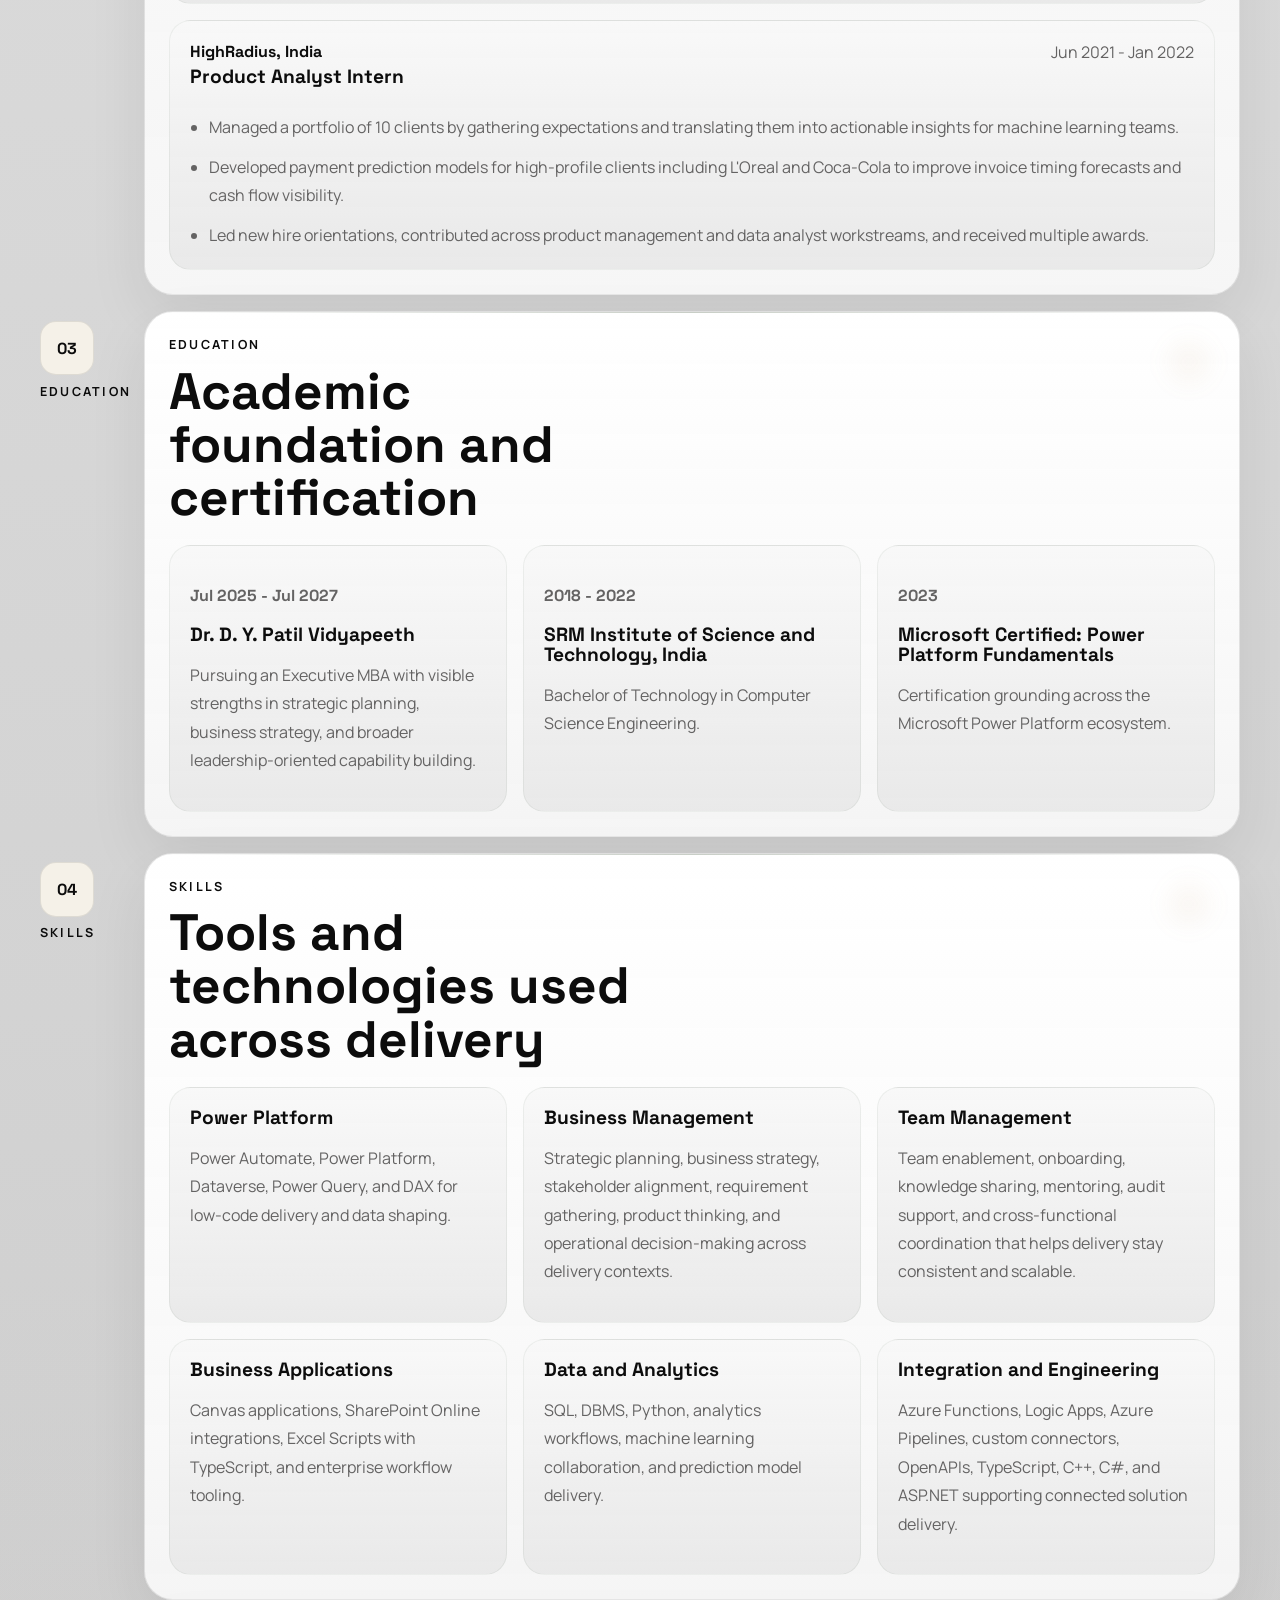
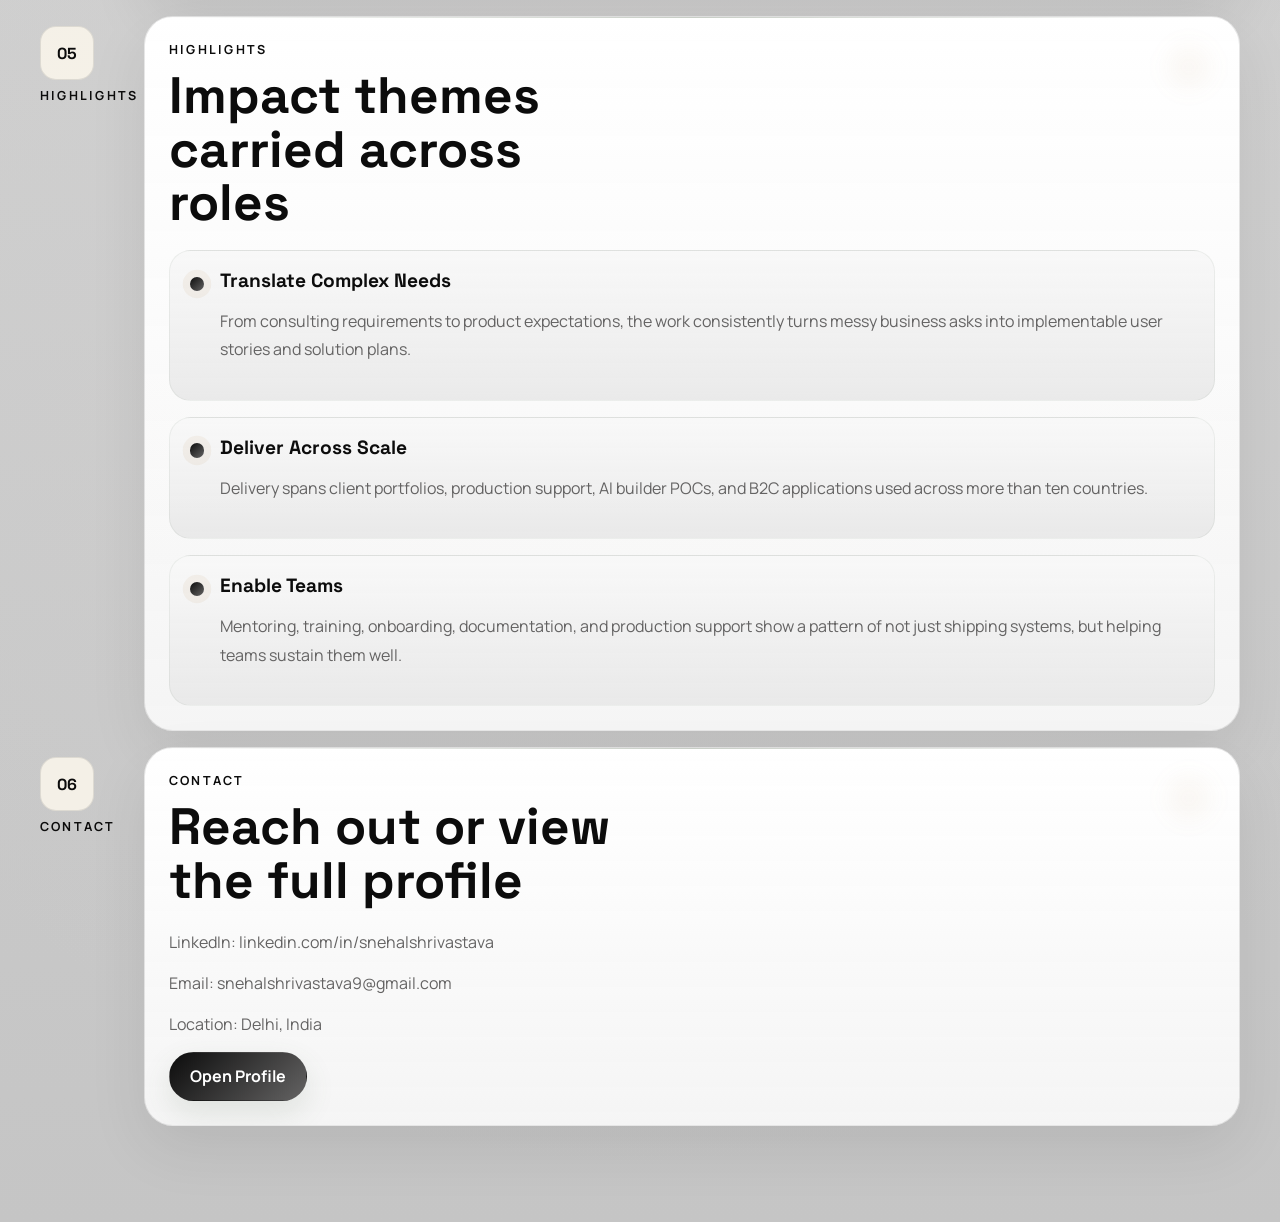
<file: index-graphite.html>
<!DOCTYPE html>
<html lang="en">
<head>
    <meta charset="UTF-8">
    <meta name="viewport" content="width=device-width, initial-scale=1.0">
    <title>Snehal Shrivastava | Power Platform Portfolio</title>
    <meta name="description" content="Snehal Shrivastava | Power Platform Portfolio">
    <meta property="og:title" content="Snehal Shrivastava | Power Platform Portfolio">
    <meta property="og:description" content="Power Platform Specialist portfolio featuring experience, skills, education, and professional highlights.">
    <meta property="og:type" content="website">
    <meta property="og:image" content="profile-picture.png">
    <meta property="og:image:alt" content="Portrait of Snehal Shrivastava">
    <meta name="twitter:card" content="summary_large_image">
    <meta name="twitter:title" content="Snehal Shrivastava | Power Platform Portfolio">
    <meta name="twitter:description" content="Power Platform Specialist portfolio featuring experience, skills, education, and professional highlights.">
    <meta name="twitter:image" content="profile-picture.png">
    <link rel="icon" type="image/png" href="profile-picture.png">
    <link rel="apple-touch-icon" href="profile-picture.png">
    <link rel="preconnect" href="https://fonts.googleapis.com">
    <link rel="preconnect" href="https://fonts.gstatic.com" crossorigin>
    <link href="https://fonts.googleapis.com/css2?family=Space+Grotesk:wght@400;500;700&family=Manrope:wght@400;500;700&display=swap" rel="stylesheet">
    <link rel="stylesheet" href="style-graphite.css">
</head>
<body>
    <div class="cursor-aura"></div>
    <div class="scene">
        <div class="noise-layer"></div>
        <div class="grid-plane"></div>
        <div class="energy energy-a"></div>
        <div class="energy energy-b"></div>
        <div class="beam beam-a"></div>
        <div class="beam beam-b"></div>
        <div class="pulse-net pulse-net-a"></div>
        <div class="pulse-net pulse-net-b"></div>

        <header class="masthead" id="top">
            <nav class="topnav panel reveal">
                <a class="brand-mark" href="#top">SS</a>
                <div class="topnav-meta">
                    <span>Power Platform Portfolio</span>
                    <span>Delhi, India</span>
                </div>
                <div class="topnav-links">
                    <a href="#about">About</a>
                    <a href="#experience">Experience</a>
                    <a href="#education">Education</a>
                    <a href="#expertise">Skills</a>
                    <a href="#highlights">Highlights</a>
                    <a href="#contact">Contact</a>
                </div>
                <button class="mode-toggle" type="button" data-mode-toggle aria-label="Switch to dark mode">
                    <span class="mode-toggle-track">
                        <span class="mode-toggle-thumb">
                            <span class="mode-icon mode-icon-sun" aria-hidden="true">☀</span>
                            <span class="mode-icon mode-icon-moon" aria-hidden="true">☾</span>
                        </span>
                    </span>
                </button>
            </nav>

            <section class="hero-layout">
                <div class="hero-main panel reveal" data-tilt>
                    <div class="eyebrow-row">
                        <span class="eyebrow">Signal Profile</span>
                        <span class="status-pill">Active Across Regions</span>
                    </div>
                    <h1>Snehal Shrivastava</h1>
                    <p class="hero-subtitle">Developer and Team Lead shaping Power Platform, data analytics, and product-led solutions across enterprise delivery environments.</p>
                    <p class="hero-note">Current experience includes Power Platform Analyst work at Twinings from June 2025 onward, built on earlier delivery experience across Capgemini and HighRadius in automation, analytics, AI, and business process transformation.</p>

                    <div class="cta-row">
                        <a class="button button-primary" href="Snehal_Shrivastava_Resume.pdf" download="Snehal_Shrivastava_Resume.pdf">Download CV</a>
                        <a class="button button-primary" href="https://in.linkedin.com/in/snehalshrivastava" target="_blank" rel="noreferrer">View LinkedIn</a>
                        <a class="button button-secondary" href="#experience">Explore Experience</a>
                    </div>

                    <div class="stat-strip">
                        <article class="stat-tile reveal">
                            <span class="stat-number" data-count="3">0</span>
                            <span class="stat-label">Career Stages</span>
                        </article>
                        <article class="stat-tile reveal">
                            <span class="stat-number" data-count="15">0</span>
                            <span class="stat-label">Countries Delivered</span>
                        </article>
                        <article class="stat-tile reveal">
                            <span class="stat-number" data-count="15">0</span>
                            <span class="stat-label">Core Skills</span>
                        </article>
                    </div>
                </div>

                <aside class="identity-card panel reveal" data-tilt>
                    <div class="identity-frame">
                        <div class="identity-orbit"></div>
                        <div class="identity-orbit identity-orbit-secondary"></div>
                        <div class="portrait-card">
                            <img class="profile-image" src="profile-picture.png" alt="Illustrated portrait of Snehal Shrivastava at a workspace desk">
                        </div>
                    </div>

                    <div class="identity-copy">
                        <p class="eyebrow">Profile Snapshot</p>
                        <h2>Power Platform Specialist</h2>
                        <ul class="snapshot-list">
                            <li>Current role: Power Platform Analyst at Twinings, United Kingdom remote</li>
                            <li>Capgemini experience includes B2C applications for 10+ countries</li>
                            <li>AI builder POC, document processing, and automation delivery across enterprise teams</li>
                            <li>Foundation in product analytics, client portfolio ownership, and prediction models at HighRadius</li>
                        </ul>
                        <div class="profile-link">
                            <span>LinkedIn reference</span>
                            <a href="https://in.linkedin.com/in/snehalshrivastava" target="_blank" rel="noreferrer">in.linkedin.com/in/snehalshrivastava</a>
                        </div>
                    </div>
                </aside>
            </section>
        </header>

        <main class="content-shell">
            <section class="section-grid reveal" id="about">
                <div class="section-tag">
                    <span>01</span>
                    <p>About</p>
                </div>
                <div class="section-panel panel">
                    <div class="section-heading">
                        <p class="eyebrow">About</p>
                        <h2>Building practical digital systems that teams actually use</h2>
                    </div>
                    <div class="about-layout">
                        <p class="lead-copy">Dedicated and results-driven Developer and Team Lead with a strong track record of creating solutions for complex user scenarios while maintaining best practices and high engineering standards. The focus spans Power Platform, data analytics, and product management with a clear goal of delivering measurable business value.</p>
                        <article class="micro-card reveal">
                            <span class="card-index">01</span>
                            <h3>Solution design at scale</h3>
                            <p>Built and supported enterprise-grade applications, automation systems, and data workflows across consulting and product-led environments.</p>
                        </article>
                        <article class="micro-card reveal">
                            <span class="card-index">02</span>
                            <h3>Team enablement</h3>
                            <p>Mentored teammates, trained new joiners, supported audits, and translated client requirements into actionable user stories and delivery plans.</p>
                        </article>
                        <article class="micro-card reveal">
                            <span class="card-index">03</span>
                            <h3>AI and automation blend</h3>
                            <p>Work includes AI builder POCs, document processing, OpenAPI-based tools, and advanced Power Automate solutions integrated into real operations.</p>
                        </article>
                    </div>
                </div>
            </section>

            <section class="section-grid reveal" id="experience">
                <div class="section-tag">
                    <span>02</span>
                    <p>Experience</p>
                </div>
                <div class="section-panel panel">
                    <div class="section-heading">
                        <p class="eyebrow">Experience</p>
                        <h2>Career path across consulting, analytics, and automation</h2>
                    </div>
                    <div class="experience-stream">
                        <article class="experience-node reveal">
                            <div class="experience-head">
                                <div>
                                    <p class="experience-company">Twinings</p>
                                    <h3>Power Platform Analyst</h3>
                                </div>
                                <p class="experience-date">Jun 2025 - Present</p>
                            </div>
                            <p class="experience-location">United Kingdom - Remote</p>
                            <p class="experience-summary">Current full-time role as part of the core automation team at Twinings, serving the company across the regions in which it operates through Power Platform delivery, workflow optimization, and internal productivity solutions.</p>
                            <ul class="experience-list">
                                <li>Contributed to a company-wide performance and goal management application used to support year-end planning, alignment, and ratings workflows across business teams.</li>
                                <li>Built and enhanced an enterprise travel approval and budget tracking solution that centralized data, improved reconciliation visibility, reduced manual errors, and delivered meaningful effort savings.</li>
                                <li>Created internal document handling and upload workflows that streamlined scanning, preview, and centralized storage, reducing repetitive manual effort for multiple users.</li>
                                <li>Delivered productivity-focused automations and approval solutions that replaced recurring manual tasks and improved day-to-day operational efficiency.</li>
                            </ul>
                        </article>

                        <article class="experience-node reveal">
                            <div class="experience-head">
                                <div>
                                    <p class="experience-company">Capgemini India, Noida</p>
                                    <h3>Associate Consultant</h3>
                                </div>
                                <p class="experience-date">Sept 2022 - Current in resume</p>
                            </div>
                            <ul class="experience-list">
                                <li>Contributed to the design and backend delivery of a B2C canvas application serving 10+ countries, using Dataverse for the collection module and leading a 10+ member team for seamless automation and functionality.</li>
                                <li>Built an AI Builder proof of concept that secured client approval, enabled rollout across 8+ countries, and included document processing models for extracting entities into Dataverse tables.</li>
                                <li>Worked as a technical consultant for requirement gathering and user story grooming, translating business needs into robust solution design and implementation plans.</li>
                                <li>Trained resources on processes, Dataverse, reporting, and best practices while supporting CMMI audits, code quality, integration standards, and secure data handling.</li>
                                <li>Developed Power Automate flows, custom connectors, OpenAPIs via HTTPS, and integrated tools including Dataflows, Excel Scripts, SharePoint, Azure Pipelines, Logic Apps, and Azure Functions.</li>
                                <li>Supported successful production deployment with documentation, handover guides, troubleshooting support, and post-production sustainability improvements.</li>
                            </ul>
                        </article>

                        <article class="experience-node reveal">
                            <div class="experience-head">
                                <div>
                                    <p class="experience-company">HighRadius, India</p>
                                    <h3>Product Analyst Intern</h3>
                                </div>
                                <p class="experience-date">Jun 2021 - Jan 2022</p>
                            </div>
                            <ul class="experience-list">
                                <li>Managed a portfolio of 10 clients by gathering expectations and translating them into actionable insights for machine learning teams.</li>
                                <li>Developed payment prediction models for high-profile clients including L'Oreal and Coca-Cola to improve invoice timing forecasts and cash flow visibility.</li>
                                <li>Led new hire orientations, contributed across product management and data analyst workstreams, and received multiple awards.</li>
                            </ul>
                        </article>
                    </div>
                </div>
            </section>

            <section class="section-grid reveal" id="education">
                <div class="section-tag">
                    <span>03</span>
                    <p>Education</p>
                </div>
                <div class="section-panel panel">
                    <div class="section-heading">
                        <p class="eyebrow">Education</p>
                        <h2>Academic foundation and certification</h2>
                    </div>
                    <div class="education-layout">
                        <article class="education-node reveal">
                            <p class="card-index">Jul 2025 - Jul 2027</p>
                            <h3>Dr. D. Y. Patil Vidyapeeth</h3>
                            <p>Pursuing an Executive MBA with visible strengths in strategic planning, business strategy, and broader leadership-oriented capability building.</p>
                        </article>
                        <article class="education-node reveal">
                            <p class="card-index">2018 - 2022</p>
                            <h3>SRM Institute of Science and Technology, India</h3>
                            <p>Bachelor of Technology in Computer Science Engineering.</p>
                        </article>
                        <article class="education-node reveal">
                            <p class="card-index">2023</p>
                            <h3>Microsoft Certified: Power Platform Fundamentals</h3>
                            <p>Certification grounding across the Microsoft Power Platform ecosystem.</p>
                        </article>
                    </div>
                </div>
            </section>

            <section class="section-grid reveal" id="expertise">
                <div class="section-tag">
                    <span>04</span>
                    <p>Skills</p>
                </div>
                <div class="section-panel panel">
                    <div class="section-heading">
                        <p class="eyebrow">Skills</p>
                        <h2>Tools and technologies used across delivery</h2>
                    </div>
                    <div class="skills-layout">
                        <article class="skill-block reveal">
                            <h3>Power Platform</h3>
                            <p>Power Automate, Power Platform, Dataverse, Power Query, and DAX for low-code delivery and data shaping.</p>
                        </article>
                        <article class="skill-block reveal">
                            <h3>Business Management</h3>
                            <p>Strategic planning, business strategy, stakeholder alignment, requirement gathering, product thinking, and operational decision-making across delivery contexts.</p>
                        </article>
                        <article class="skill-block reveal">
                            <h3>Team Management</h3>
                            <p>Team enablement, onboarding, knowledge sharing, mentoring, audit support, and cross-functional coordination that helps delivery stay consistent and scalable.</p>
                        </article>
                        <article class="skill-block reveal">
                            <h3>Business Applications</h3>
                            <p>Canvas applications, SharePoint Online integrations, Excel Scripts with TypeScript, and enterprise workflow tooling.</p>
                        </article>
                        <article class="skill-block reveal">
                            <h3>Data and Analytics</h3>
                            <p>SQL, DBMS, Python, analytics workflows, machine learning collaboration, and prediction model delivery.</p>
                        </article>
                        <article class="skill-block reveal">
                            <h3>Integration and Engineering</h3>
                            <p>Azure Functions, Logic Apps, Azure Pipelines, custom connectors, OpenAPIs, TypeScript, C++, C#, and ASP.NET supporting connected solution delivery.</p>
                        </article>
                    </div>
                </div>
            </section>

            <section class="section-grid reveal" id="highlights">
                <div class="section-tag">
                    <span>05</span>
                    <p>Highlights</p>
                </div>
                <div class="section-panel panel">
                    <div class="section-heading">
                        <p class="eyebrow">Highlights</p>
                        <h2>Impact themes carried across roles</h2>
                    </div>
                    <div class="highlight-rail">
                        <article class="highlight-card reveal">
                            <span class="signal-dot"></span>
                            <div>
                                <h3>Translate Complex Needs</h3>
                                <p>From consulting requirements to product expectations, the work consistently turns messy business asks into implementable user stories and solution plans.</p>
                            </div>
                        </article>
                        <article class="highlight-card reveal">
                            <span class="signal-dot"></span>
                            <div>
                                <h3>Deliver Across Scale</h3>
                                <p>Delivery spans client portfolios, production support, AI builder POCs, and B2C applications used across more than ten countries.</p>
                            </div>
                        </article>
                        <article class="highlight-card reveal">
                            <span class="signal-dot"></span>
                            <div>
                                <h3>Enable Teams</h3>
                                <p>Mentoring, training, onboarding, documentation, and production support show a pattern of not just shipping systems, but helping teams sustain them well.</p>
                            </div>
                        </article>
                    </div>
                </div>
            </section>

            <section class="section-grid reveal" id="contact">
                <div class="section-tag">
                    <span>06</span>
                    <p>Contact</p>
                </div>
                <div class="section-panel panel contact-panel">
                    <div class="section-heading">
                        <p class="eyebrow">Contact</p>
                        <h2>Reach out or view the full profile</h2>
                    </div>
                    <div class="contact-layout">
                        <p>LinkedIn: <a href="https://www.linkedin.com/in/snehalshrivastava" target="_blank" rel="noreferrer">linkedin.com/in/snehalshrivastava</a></p>
                        <p>Email: <a href="mailto:snehalshrivastava9@gmail.com">snehalshrivastava9@gmail.com</a></p>
                        <p>Location: Delhi, India</p>
                        <a class="button button-primary" href="https://www.linkedin.com/in/snehalshrivastava" target="_blank" rel="noreferrer">Open Profile</a>
                    </div>
                </div>
            </section>
        </main>
    </div>

    <script src="script.js"></script>
</body>
</html>
</file>
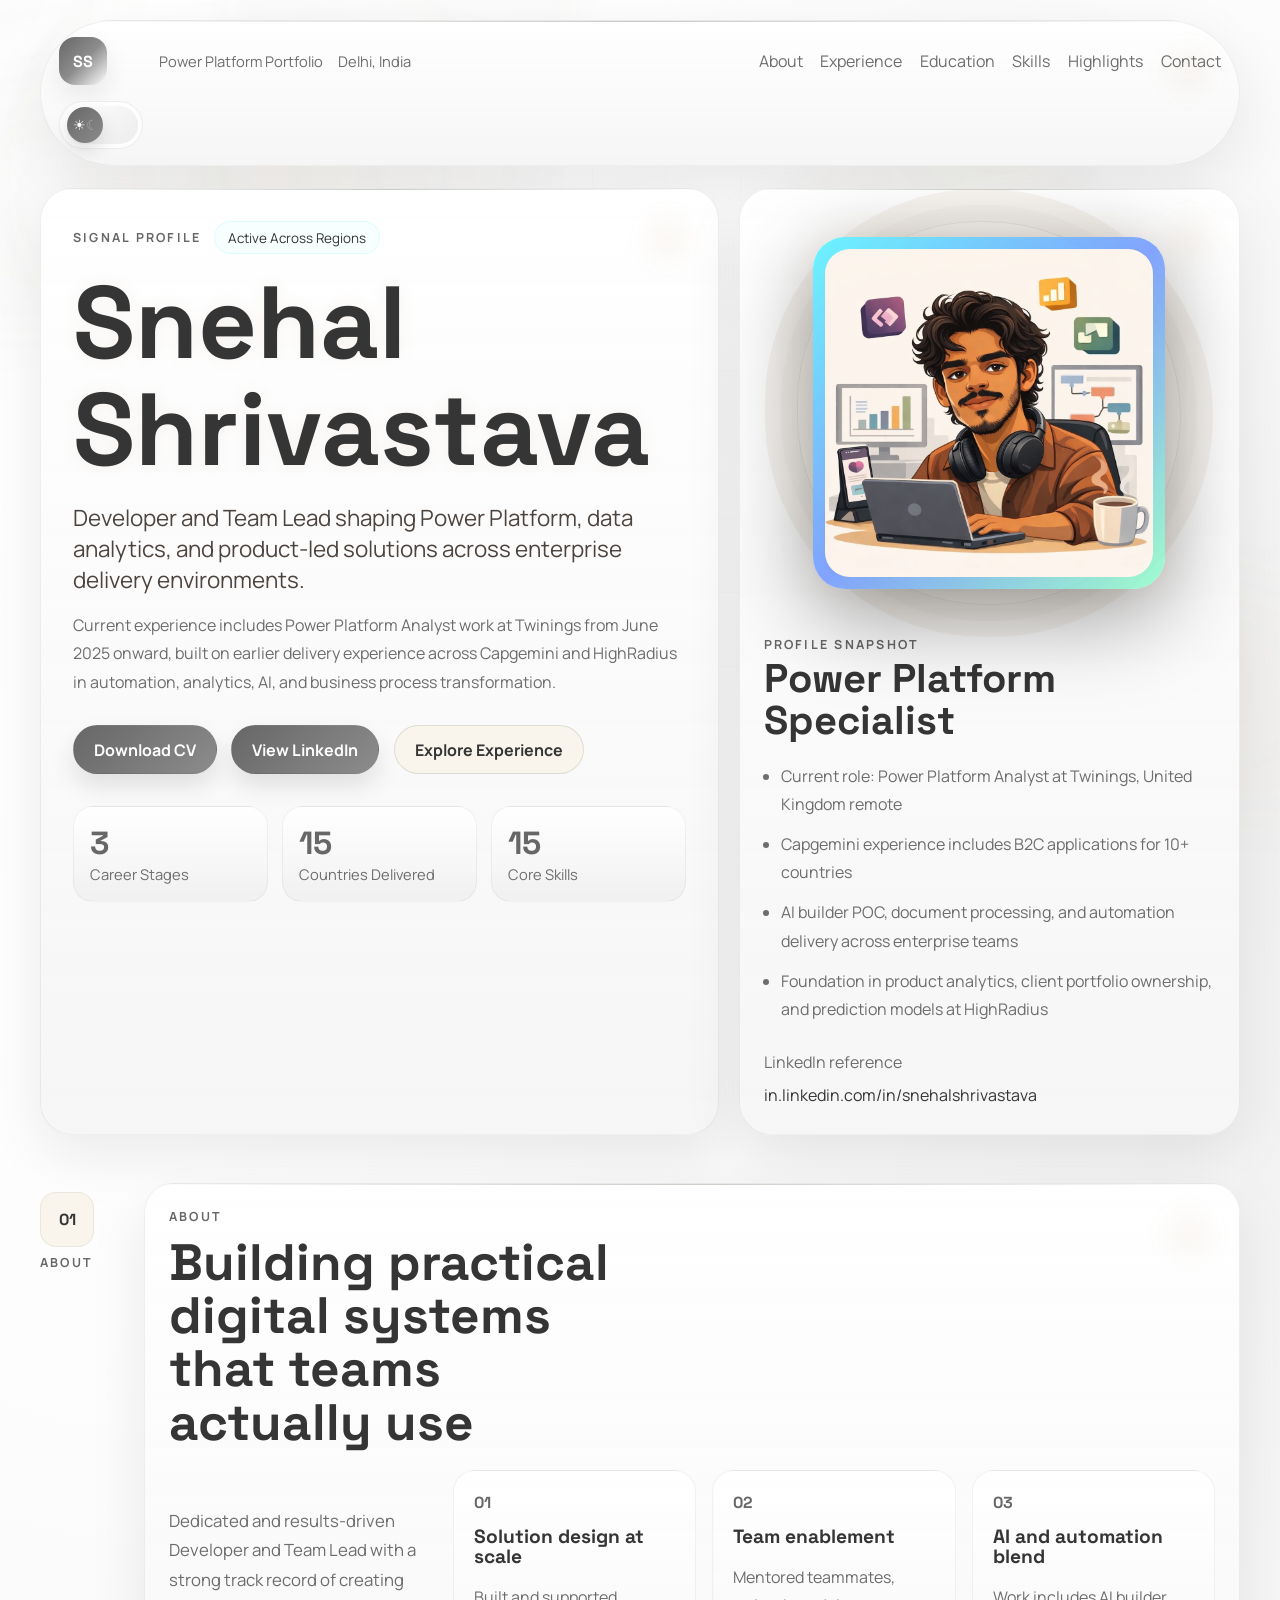
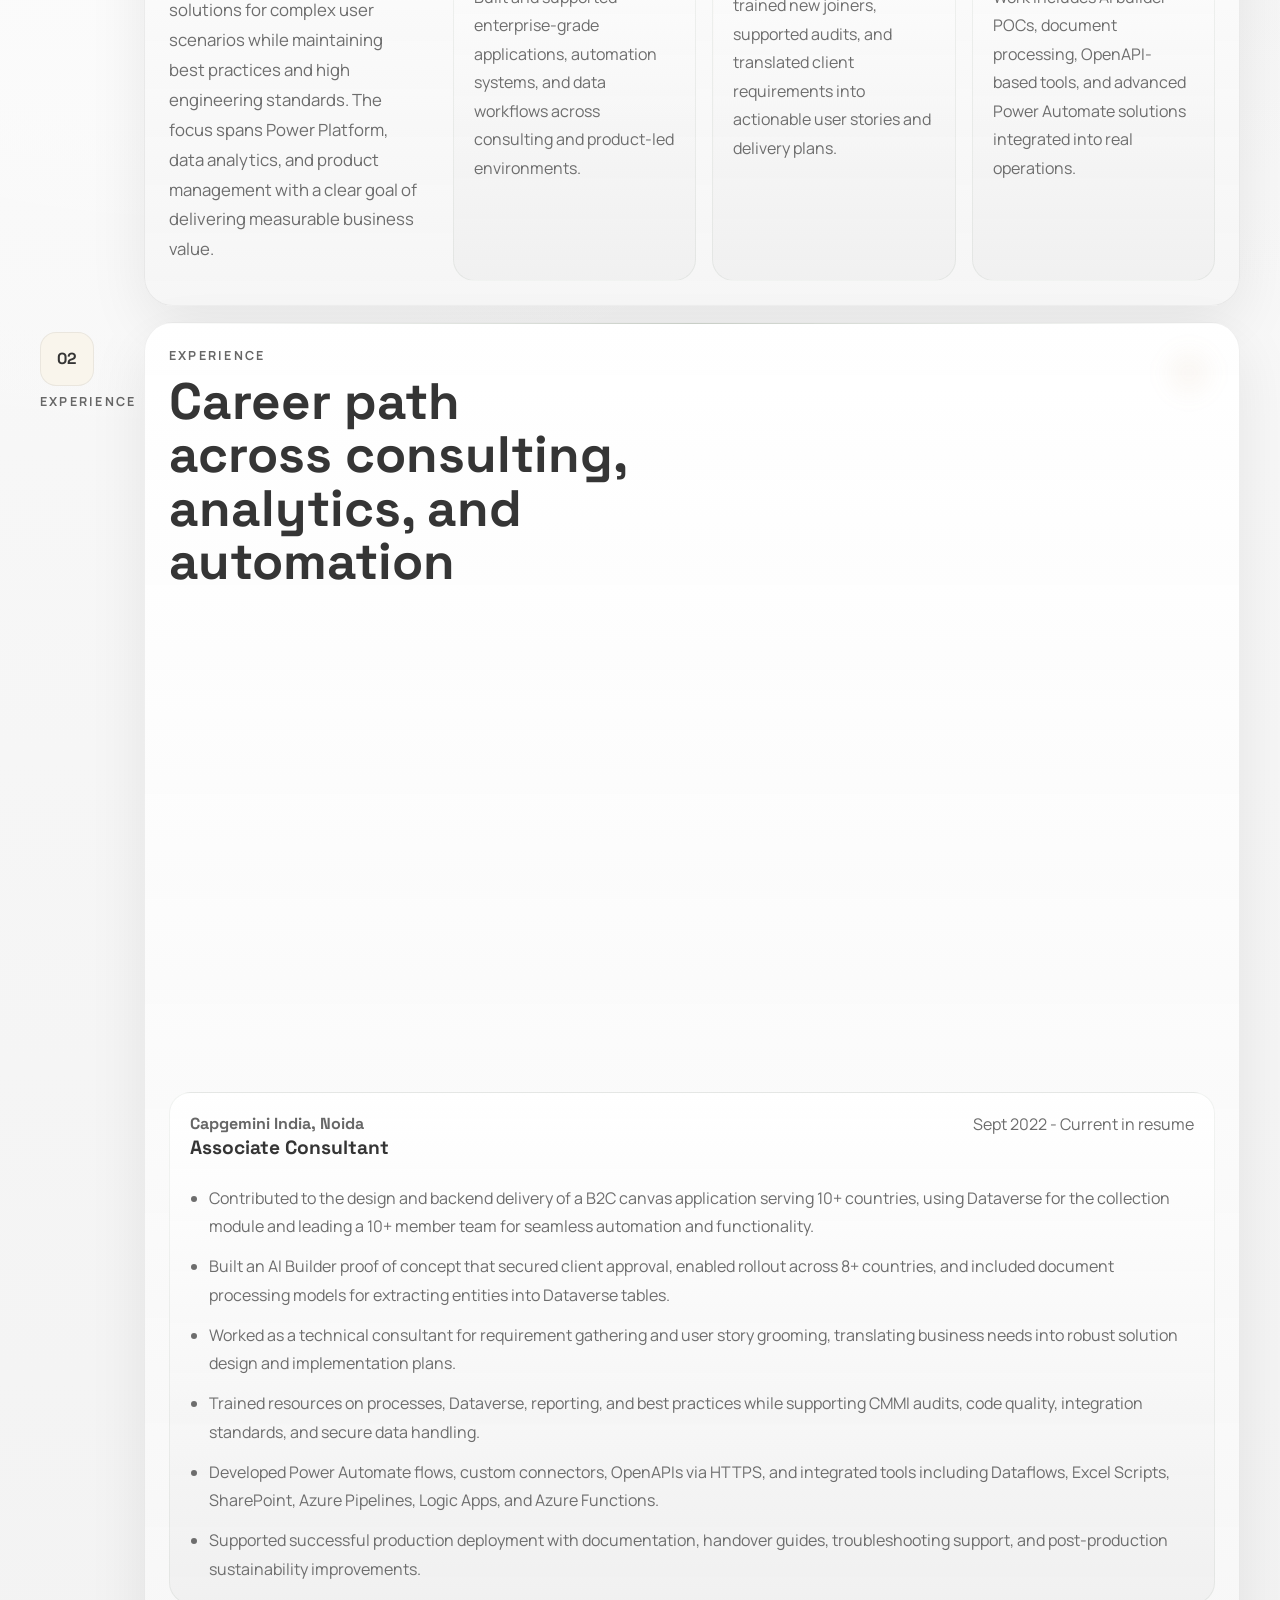
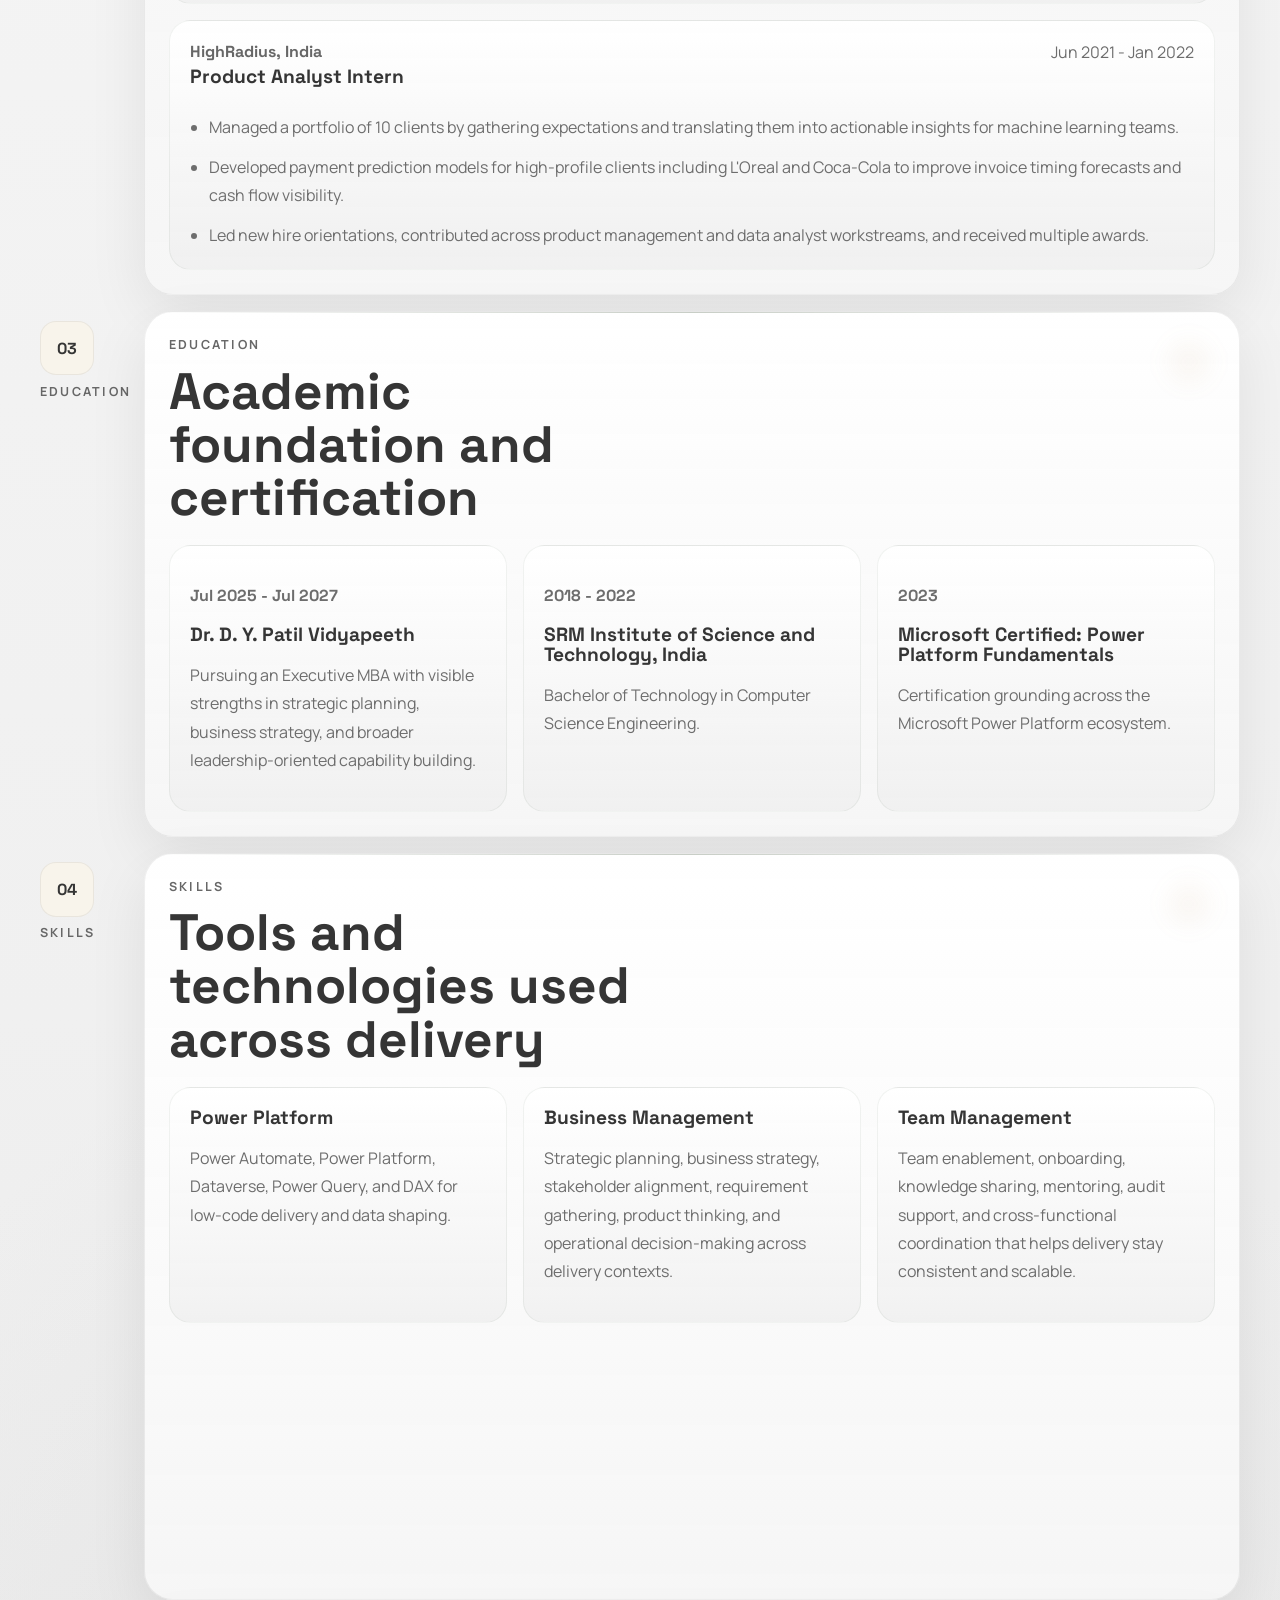
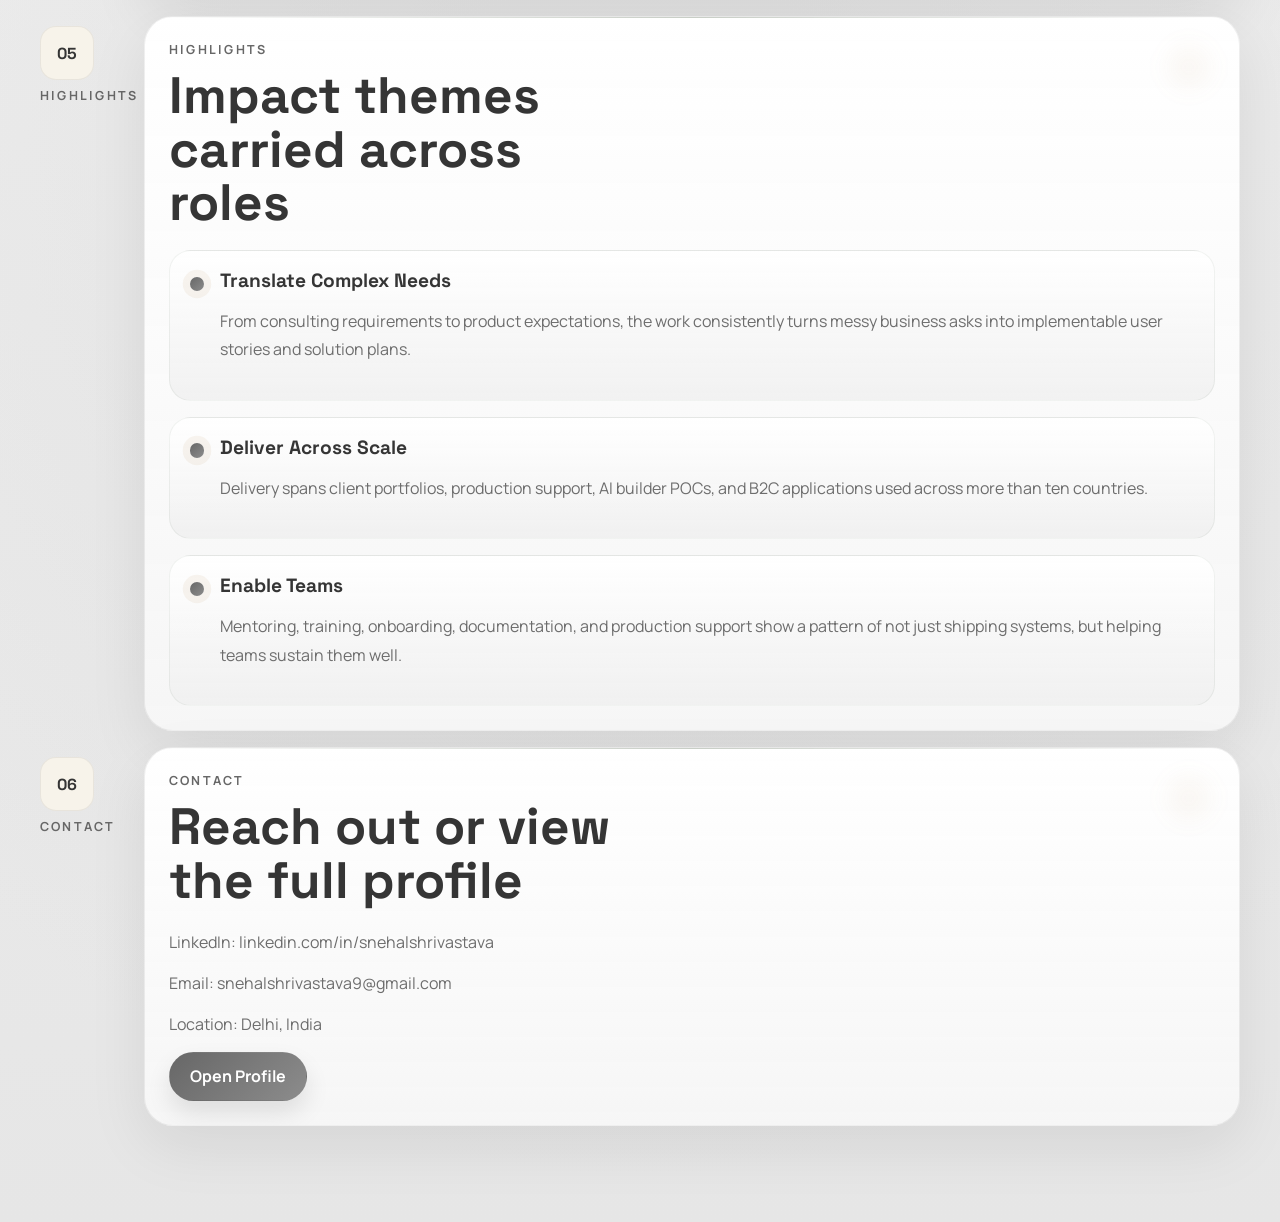
<file: index-neutral.html>
<!DOCTYPE html>
<html lang="en">
<head>
    <meta charset="UTF-8">
    <meta name="viewport" content="width=device-width, initial-scale=1.0">
    <title>Snehal Shrivastava | Power Platform Portfolio</title>
    <meta name="description" content="Snehal Shrivastava | Power Platform Portfolio">
    <meta property="og:title" content="Snehal Shrivastava | Power Platform Portfolio">
    <meta property="og:description" content="Power Platform Specialist portfolio featuring experience, skills, education, and professional highlights.">
    <meta property="og:type" content="website">
    <meta property="og:image" content="profile-picture.png">
    <meta property="og:image:alt" content="Portrait of Snehal Shrivastava">
    <meta name="twitter:card" content="summary_large_image">
    <meta name="twitter:title" content="Snehal Shrivastava | Power Platform Portfolio">
    <meta name="twitter:description" content="Power Platform Specialist portfolio featuring experience, skills, education, and professional highlights.">
    <meta name="twitter:image" content="profile-picture.png">
    <link rel="icon" type="image/png" href="profile-picture.png">
    <link rel="apple-touch-icon" href="profile-picture.png">
    <link rel="preconnect" href="https://fonts.googleapis.com">
    <link rel="preconnect" href="https://fonts.gstatic.com" crossorigin>
    <link href="https://fonts.googleapis.com/css2?family=Space+Grotesk:wght@400;500;700&family=Manrope:wght@400;500;700&display=swap" rel="stylesheet">
    <link rel="stylesheet" href="style-neutral.css">
</head>
<body>
    <div class="cursor-aura"></div>
    <div class="scene">
        <div class="noise-layer"></div>
        <div class="grid-plane"></div>
        <div class="energy energy-a"></div>
        <div class="energy energy-b"></div>
        <div class="beam beam-a"></div>
        <div class="beam beam-b"></div>
        <div class="pulse-net pulse-net-a"></div>
        <div class="pulse-net pulse-net-b"></div>

        <header class="masthead" id="top">
            <nav class="topnav panel reveal">
                <a class="brand-mark" href="#top">SS</a>
                <div class="topnav-meta">
                    <span>Power Platform Portfolio</span>
                    <span>Delhi, India</span>
                </div>
                <div class="topnav-links">
                    <a href="#about">About</a>
                    <a href="#experience">Experience</a>
                    <a href="#education">Education</a>
                    <a href="#expertise">Skills</a>
                    <a href="#highlights">Highlights</a>
                    <a href="#contact">Contact</a>
                </div>
                <button class="mode-toggle" type="button" data-mode-toggle aria-label="Switch to dark mode">
                    <span class="mode-toggle-track">
                        <span class="mode-toggle-thumb">
                            <span class="mode-icon mode-icon-sun" aria-hidden="true">☀</span>
                            <span class="mode-icon mode-icon-moon" aria-hidden="true">☾</span>
                        </span>
                    </span>
                </button>
            </nav>

            <section class="hero-layout">
                <div class="hero-main panel reveal" data-tilt>
                    <div class="eyebrow-row">
                        <span class="eyebrow">Signal Profile</span>
                        <span class="status-pill">Active Across Regions</span>
                    </div>
                    <h1>Snehal Shrivastava</h1>
                    <p class="hero-subtitle">Developer and Team Lead shaping Power Platform, data analytics, and product-led solutions across enterprise delivery environments.</p>
                    <p class="hero-note">Current experience includes Power Platform Analyst work at Twinings from June 2025 onward, built on earlier delivery experience across Capgemini and HighRadius in automation, analytics, AI, and business process transformation.</p>

                    <div class="cta-row">
                        <a class="button button-primary" href="Snehal_Shrivastava_Resume.pdf" download="Snehal_Shrivastava_Resume.pdf">Download CV</a>
                        <a class="button button-primary" href="https://in.linkedin.com/in/snehalshrivastava" target="_blank" rel="noreferrer">View LinkedIn</a>
                        <a class="button button-secondary" href="#experience">Explore Experience</a>
                    </div>

                    <div class="stat-strip">
                        <article class="stat-tile reveal">
                            <span class="stat-number" data-count="3">0</span>
                            <span class="stat-label">Career Stages</span>
                        </article>
                        <article class="stat-tile reveal">
                            <span class="stat-number" data-count="15">0</span>
                            <span class="stat-label">Countries Delivered</span>
                        </article>
                        <article class="stat-tile reveal">
                            <span class="stat-number" data-count="15">0</span>
                            <span class="stat-label">Core Skills</span>
                        </article>
                    </div>
                </div>

                <aside class="identity-card panel reveal" data-tilt>
                    <div class="identity-frame">
                        <div class="identity-orbit"></div>
                        <div class="identity-orbit identity-orbit-secondary"></div>
                        <div class="portrait-card">
                            <img class="profile-image" src="profile-picture.png" alt="Illustrated portrait of Snehal Shrivastava at a workspace desk">
                        </div>
                    </div>

                    <div class="identity-copy">
                        <p class="eyebrow">Profile Snapshot</p>
                        <h2>Power Platform Specialist</h2>
                        <ul class="snapshot-list">
                            <li>Current role: Power Platform Analyst at Twinings, United Kingdom remote</li>
                            <li>Capgemini experience includes B2C applications for 10+ countries</li>
                            <li>AI builder POC, document processing, and automation delivery across enterprise teams</li>
                            <li>Foundation in product analytics, client portfolio ownership, and prediction models at HighRadius</li>
                        </ul>
                        <div class="profile-link">
                            <span>LinkedIn reference</span>
                            <a href="https://in.linkedin.com/in/snehalshrivastava" target="_blank" rel="noreferrer">in.linkedin.com/in/snehalshrivastava</a>
                        </div>
                    </div>
                </aside>
            </section>
        </header>

        <main class="content-shell">
            <section class="section-grid reveal" id="about">
                <div class="section-tag">
                    <span>01</span>
                    <p>About</p>
                </div>
                <div class="section-panel panel">
                    <div class="section-heading">
                        <p class="eyebrow">About</p>
                        <h2>Building practical digital systems that teams actually use</h2>
                    </div>
                    <div class="about-layout">
                        <p class="lead-copy">Dedicated and results-driven Developer and Team Lead with a strong track record of creating solutions for complex user scenarios while maintaining best practices and high engineering standards. The focus spans Power Platform, data analytics, and product management with a clear goal of delivering measurable business value.</p>
                        <article class="micro-card reveal">
                            <span class="card-index">01</span>
                            <h3>Solution design at scale</h3>
                            <p>Built and supported enterprise-grade applications, automation systems, and data workflows across consulting and product-led environments.</p>
                        </article>
                        <article class="micro-card reveal">
                            <span class="card-index">02</span>
                            <h3>Team enablement</h3>
                            <p>Mentored teammates, trained new joiners, supported audits, and translated client requirements into actionable user stories and delivery plans.</p>
                        </article>
                        <article class="micro-card reveal">
                            <span class="card-index">03</span>
                            <h3>AI and automation blend</h3>
                            <p>Work includes AI builder POCs, document processing, OpenAPI-based tools, and advanced Power Automate solutions integrated into real operations.</p>
                        </article>
                    </div>
                </div>
            </section>

            <section class="section-grid reveal" id="experience">
                <div class="section-tag">
                    <span>02</span>
                    <p>Experience</p>
                </div>
                <div class="section-panel panel">
                    <div class="section-heading">
                        <p class="eyebrow">Experience</p>
                        <h2>Career path across consulting, analytics, and automation</h2>
                    </div>
                    <div class="experience-stream">
                        <article class="experience-node reveal">
                            <div class="experience-head">
                                <div>
                                    <p class="experience-company">Twinings</p>
                                    <h3>Power Platform Analyst</h3>
                                </div>
                                <p class="experience-date">Jun 2025 - Present</p>
                            </div>
                            <p class="experience-location">United Kingdom - Remote</p>
                            <p class="experience-summary">Current full-time role as part of the core automation team at Twinings, serving the company across the regions in which it operates through Power Platform delivery, workflow optimization, and internal productivity solutions.</p>
                            <ul class="experience-list">
                                <li>Contributed to a company-wide performance and goal management application used to support year-end planning, alignment, and ratings workflows across business teams.</li>
                                <li>Built and enhanced an enterprise travel approval and budget tracking solution that centralized data, improved reconciliation visibility, reduced manual errors, and delivered meaningful effort savings.</li>
                                <li>Created internal document handling and upload workflows that streamlined scanning, preview, and centralized storage, reducing repetitive manual effort for multiple users.</li>
                                <li>Delivered productivity-focused automations and approval solutions that replaced recurring manual tasks and improved day-to-day operational efficiency.</li>
                            </ul>
                        </article>

                        <article class="experience-node reveal">
                            <div class="experience-head">
                                <div>
                                    <p class="experience-company">Capgemini India, Noida</p>
                                    <h3>Associate Consultant</h3>
                                </div>
                                <p class="experience-date">Sept 2022 - Current in resume</p>
                            </div>
                            <ul class="experience-list">
                                <li>Contributed to the design and backend delivery of a B2C canvas application serving 10+ countries, using Dataverse for the collection module and leading a 10+ member team for seamless automation and functionality.</li>
                                <li>Built an AI Builder proof of concept that secured client approval, enabled rollout across 8+ countries, and included document processing models for extracting entities into Dataverse tables.</li>
                                <li>Worked as a technical consultant for requirement gathering and user story grooming, translating business needs into robust solution design and implementation plans.</li>
                                <li>Trained resources on processes, Dataverse, reporting, and best practices while supporting CMMI audits, code quality, integration standards, and secure data handling.</li>
                                <li>Developed Power Automate flows, custom connectors, OpenAPIs via HTTPS, and integrated tools including Dataflows, Excel Scripts, SharePoint, Azure Pipelines, Logic Apps, and Azure Functions.</li>
                                <li>Supported successful production deployment with documentation, handover guides, troubleshooting support, and post-production sustainability improvements.</li>
                            </ul>
                        </article>

                        <article class="experience-node reveal">
                            <div class="experience-head">
                                <div>
                                    <p class="experience-company">HighRadius, India</p>
                                    <h3>Product Analyst Intern</h3>
                                </div>
                                <p class="experience-date">Jun 2021 - Jan 2022</p>
                            </div>
                            <ul class="experience-list">
                                <li>Managed a portfolio of 10 clients by gathering expectations and translating them into actionable insights for machine learning teams.</li>
                                <li>Developed payment prediction models for high-profile clients including L'Oreal and Coca-Cola to improve invoice timing forecasts and cash flow visibility.</li>
                                <li>Led new hire orientations, contributed across product management and data analyst workstreams, and received multiple awards.</li>
                            </ul>
                        </article>
                    </div>
                </div>
            </section>

            <section class="section-grid reveal" id="education">
                <div class="section-tag">
                    <span>03</span>
                    <p>Education</p>
                </div>
                <div class="section-panel panel">
                    <div class="section-heading">
                        <p class="eyebrow">Education</p>
                        <h2>Academic foundation and certification</h2>
                    </div>
                    <div class="education-layout">
                        <article class="education-node reveal">
                            <p class="card-index">Jul 2025 - Jul 2027</p>
                            <h3>Dr. D. Y. Patil Vidyapeeth</h3>
                            <p>Pursuing an Executive MBA with visible strengths in strategic planning, business strategy, and broader leadership-oriented capability building.</p>
                        </article>
                        <article class="education-node reveal">
                            <p class="card-index">2018 - 2022</p>
                            <h3>SRM Institute of Science and Technology, India</h3>
                            <p>Bachelor of Technology in Computer Science Engineering.</p>
                        </article>
                        <article class="education-node reveal">
                            <p class="card-index">2023</p>
                            <h3>Microsoft Certified: Power Platform Fundamentals</h3>
                            <p>Certification grounding across the Microsoft Power Platform ecosystem.</p>
                        </article>
                    </div>
                </div>
            </section>

            <section class="section-grid reveal" id="expertise">
                <div class="section-tag">
                    <span>04</span>
                    <p>Skills</p>
                </div>
                <div class="section-panel panel">
                    <div class="section-heading">
                        <p class="eyebrow">Skills</p>
                        <h2>Tools and technologies used across delivery</h2>
                    </div>
                    <div class="skills-layout">
                        <article class="skill-block reveal">
                            <h3>Power Platform</h3>
                            <p>Power Automate, Power Platform, Dataverse, Power Query, and DAX for low-code delivery and data shaping.</p>
                        </article>
                        <article class="skill-block reveal">
                            <h3>Business Management</h3>
                            <p>Strategic planning, business strategy, stakeholder alignment, requirement gathering, product thinking, and operational decision-making across delivery contexts.</p>
                        </article>
                        <article class="skill-block reveal">
                            <h3>Team Management</h3>
                            <p>Team enablement, onboarding, knowledge sharing, mentoring, audit support, and cross-functional coordination that helps delivery stay consistent and scalable.</p>
                        </article>
                        <article class="skill-block reveal">
                            <h3>Business Applications</h3>
                            <p>Canvas applications, SharePoint Online integrations, Excel Scripts with TypeScript, and enterprise workflow tooling.</p>
                        </article>
                        <article class="skill-block reveal">
                            <h3>Data and Analytics</h3>
                            <p>SQL, DBMS, Python, analytics workflows, machine learning collaboration, and prediction model delivery.</p>
                        </article>
                        <article class="skill-block reveal">
                            <h3>Integration and Engineering</h3>
                            <p>Azure Functions, Logic Apps, Azure Pipelines, custom connectors, OpenAPIs, TypeScript, C++, C#, and ASP.NET supporting connected solution delivery.</p>
                        </article>
                    </div>
                </div>
            </section>

            <section class="section-grid reveal" id="highlights">
                <div class="section-tag">
                    <span>05</span>
                    <p>Highlights</p>
                </div>
                <div class="section-panel panel">
                    <div class="section-heading">
                        <p class="eyebrow">Highlights</p>
                        <h2>Impact themes carried across roles</h2>
                    </div>
                    <div class="highlight-rail">
                        <article class="highlight-card reveal">
                            <span class="signal-dot"></span>
                            <div>
                                <h3>Translate Complex Needs</h3>
                                <p>From consulting requirements to product expectations, the work consistently turns messy business asks into implementable user stories and solution plans.</p>
                            </div>
                        </article>
                        <article class="highlight-card reveal">
                            <span class="signal-dot"></span>
                            <div>
                                <h3>Deliver Across Scale</h3>
                                <p>Delivery spans client portfolios, production support, AI builder POCs, and B2C applications used across more than ten countries.</p>
                            </div>
                        </article>
                        <article class="highlight-card reveal">
                            <span class="signal-dot"></span>
                            <div>
                                <h3>Enable Teams</h3>
                                <p>Mentoring, training, onboarding, documentation, and production support show a pattern of not just shipping systems, but helping teams sustain them well.</p>
                            </div>
                        </article>
                    </div>
                </div>
            </section>

            <section class="section-grid reveal" id="contact">
                <div class="section-tag">
                    <span>06</span>
                    <p>Contact</p>
                </div>
                <div class="section-panel panel contact-panel">
                    <div class="section-heading">
                        <p class="eyebrow">Contact</p>
                        <h2>Reach out or view the full profile</h2>
                    </div>
                    <div class="contact-layout">
                        <p>LinkedIn: <a href="https://www.linkedin.com/in/snehalshrivastava" target="_blank" rel="noreferrer">linkedin.com/in/snehalshrivastava</a></p>
                        <p>Email: <a href="mailto:snehalshrivastava9@gmail.com">snehalshrivastava9@gmail.com</a></p>
                        <p>Location: Delhi, India</p>
                        <a class="button button-primary" href="https://www.linkedin.com/in/snehalshrivastava" target="_blank" rel="noreferrer">Open Profile</a>
                    </div>
                </div>
            </section>
        </main>
    </div>

    <script src="script.js"></script>
</body>
</html>
</file>
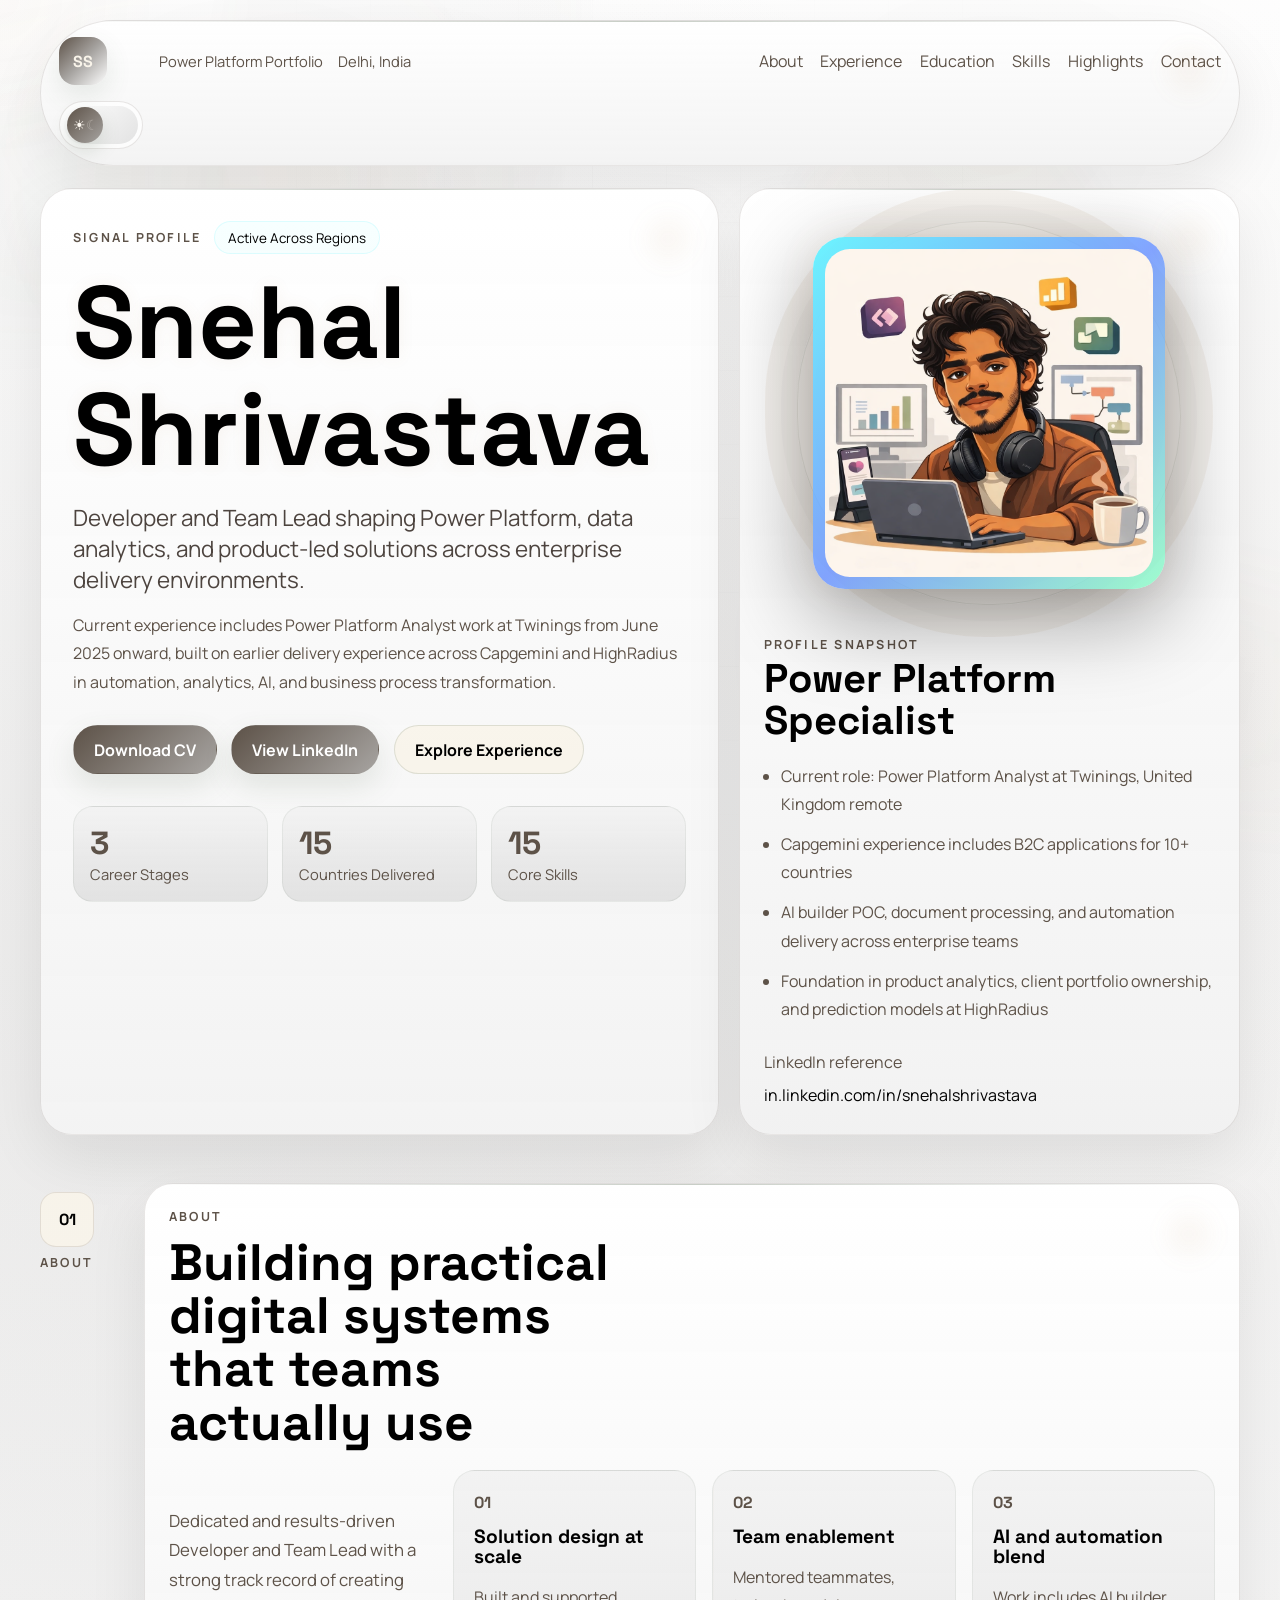
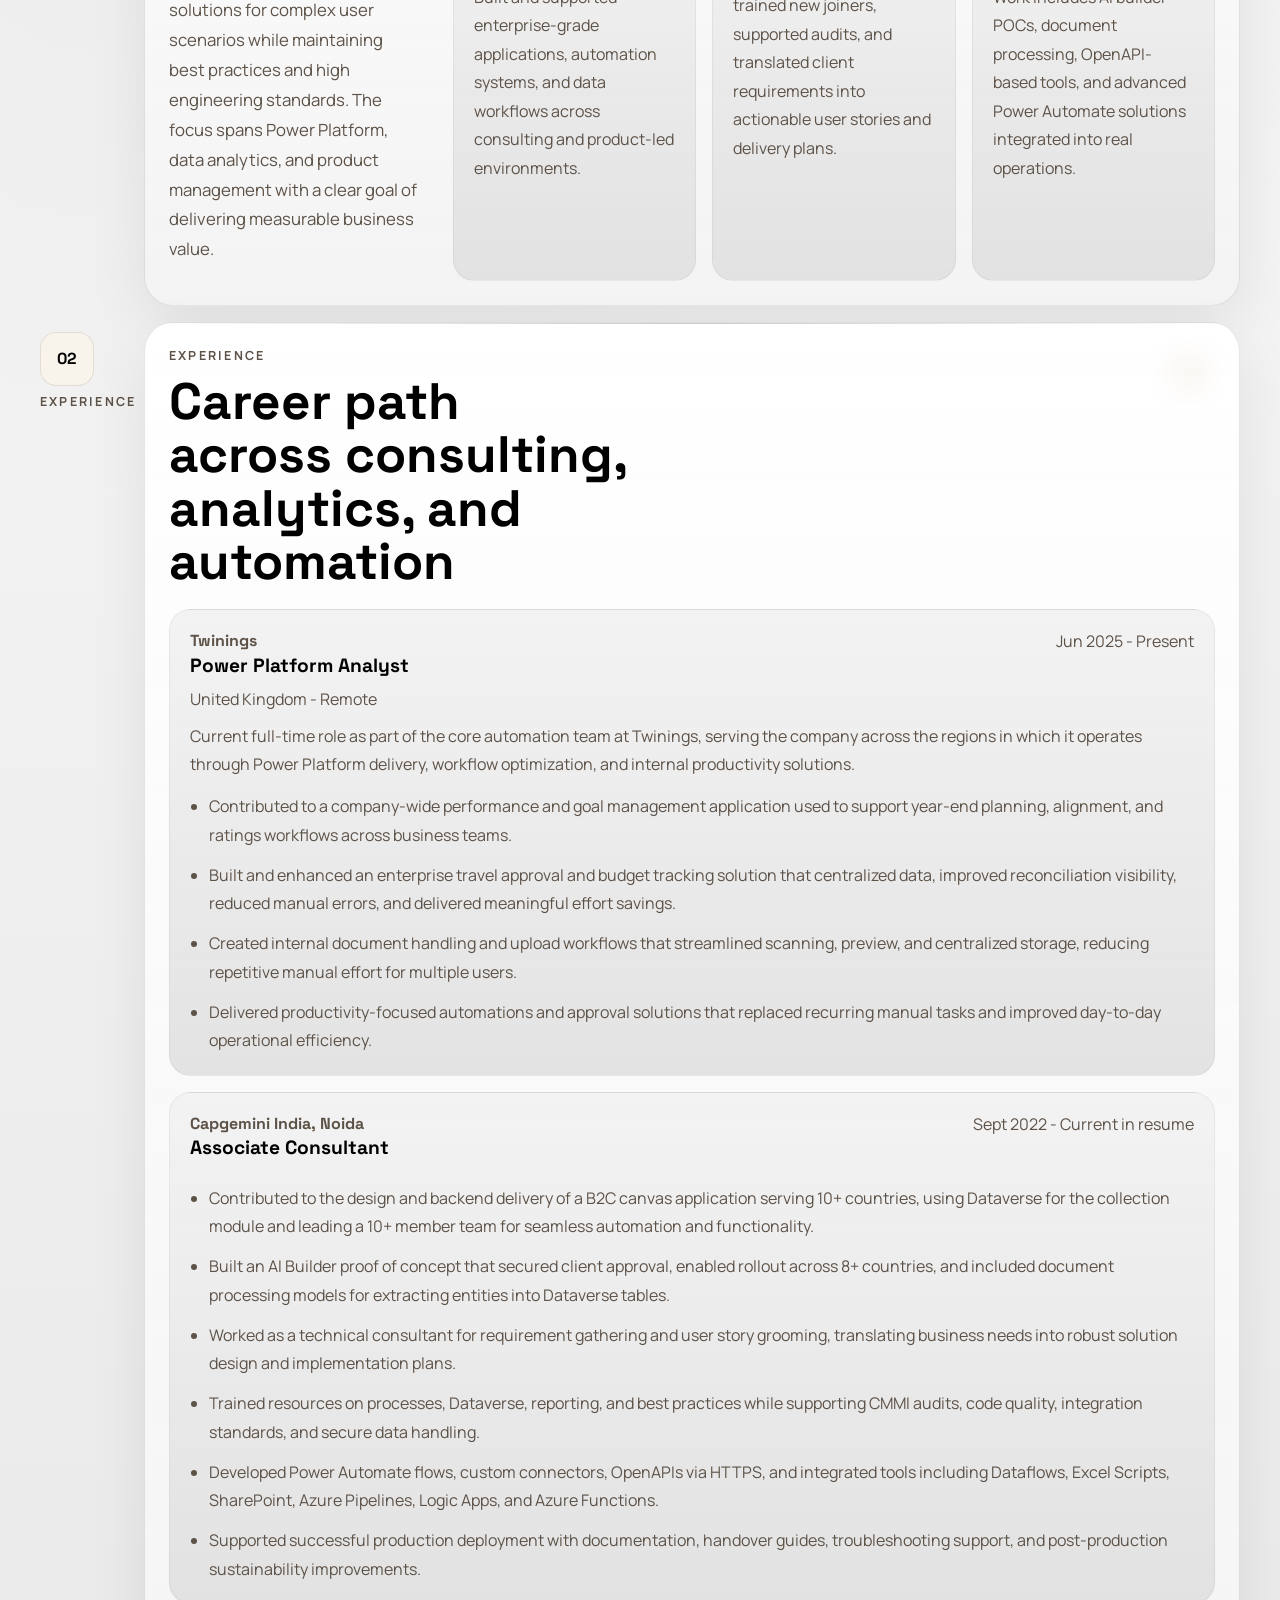
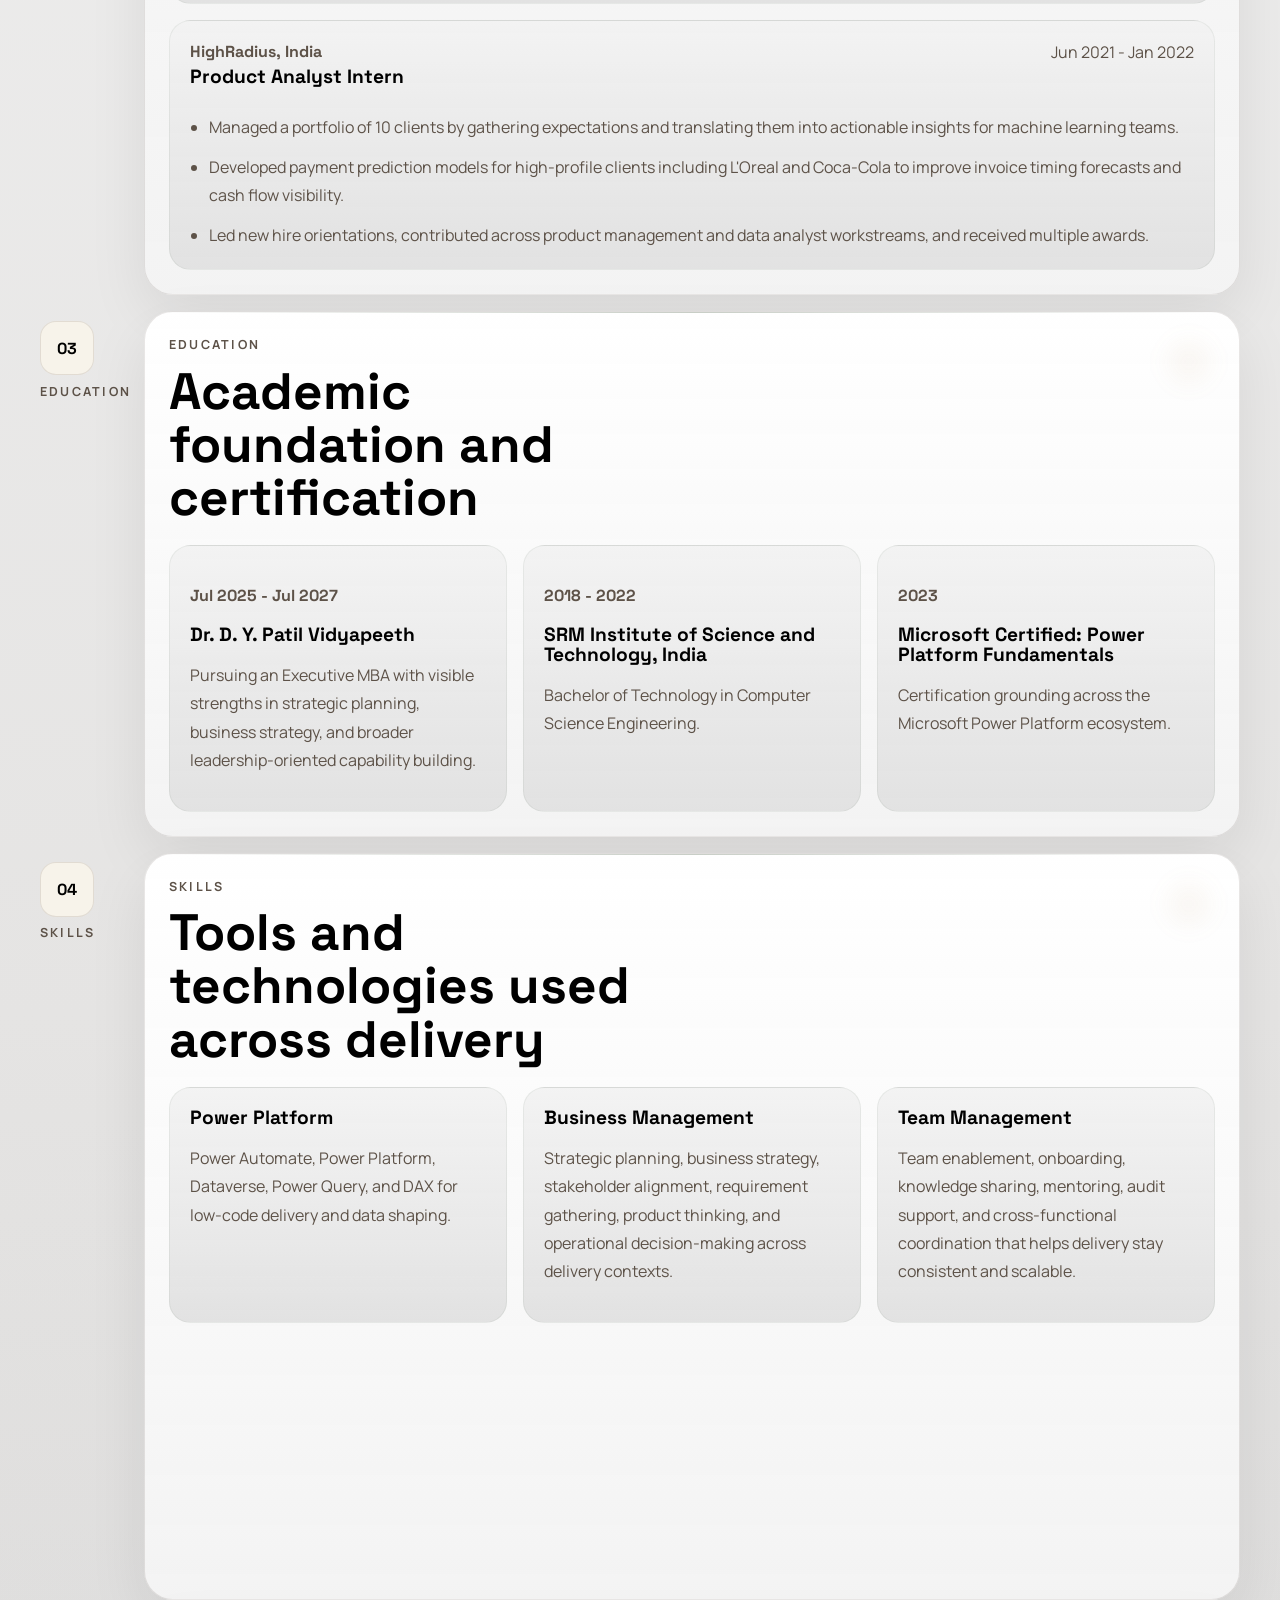
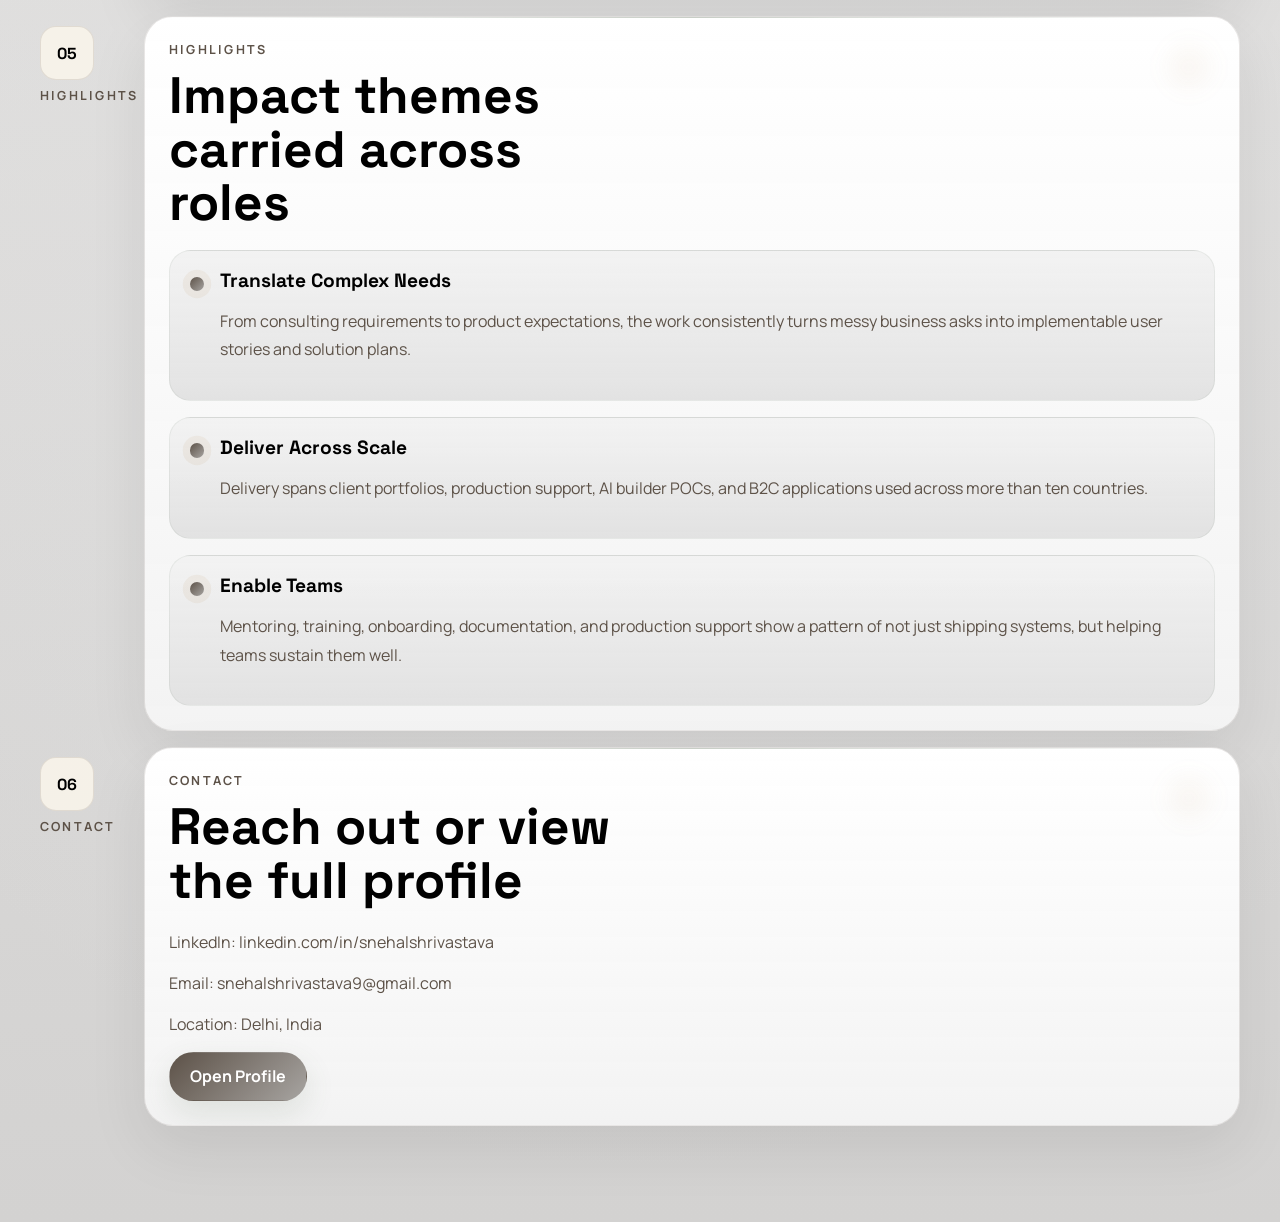
<file: index-stone.html>
<!DOCTYPE html>
<html lang="en">
<head>
    <meta charset="UTF-8">
    <meta name="viewport" content="width=device-width, initial-scale=1.0">
    <title>Snehal Shrivastava | Power Platform Portfolio</title>
    <meta name="description" content="Snehal Shrivastava | Power Platform Portfolio">
    <meta property="og:title" content="Snehal Shrivastava | Power Platform Portfolio">
    <meta property="og:description" content="Power Platform Specialist portfolio featuring experience, skills, education, and professional highlights.">
    <meta property="og:type" content="website">
    <meta property="og:image" content="profile-picture.png">
    <meta property="og:image:alt" content="Portrait of Snehal Shrivastava">
    <meta name="twitter:card" content="summary_large_image">
    <meta name="twitter:title" content="Snehal Shrivastava | Power Platform Portfolio">
    <meta name="twitter:description" content="Power Platform Specialist portfolio featuring experience, skills, education, and professional highlights.">
    <meta name="twitter:image" content="profile-picture.png">
    <link rel="icon" type="image/png" href="profile-picture.png">
    <link rel="apple-touch-icon" href="profile-picture.png">
    <link rel="preconnect" href="https://fonts.googleapis.com">
    <link rel="preconnect" href="https://fonts.gstatic.com" crossorigin>
    <link href="https://fonts.googleapis.com/css2?family=Space+Grotesk:wght@400;500;700&family=Manrope:wght@400;500;700&display=swap" rel="stylesheet">
    <link rel="stylesheet" href="style-stone.css">
</head>
<body>
    <div class="cursor-aura"></div>
    <div class="scene">
        <div class="noise-layer"></div>
        <div class="grid-plane"></div>
        <div class="energy energy-a"></div>
        <div class="energy energy-b"></div>
        <div class="beam beam-a"></div>
        <div class="beam beam-b"></div>
        <div class="pulse-net pulse-net-a"></div>
        <div class="pulse-net pulse-net-b"></div>

        <header class="masthead" id="top">
            <nav class="topnav panel reveal">
                <a class="brand-mark" href="#top">SS</a>
                <div class="topnav-meta">
                    <span>Power Platform Portfolio</span>
                    <span>Delhi, India</span>
                </div>
                <div class="topnav-links">
                    <a href="#about">About</a>
                    <a href="#experience">Experience</a>
                    <a href="#education">Education</a>
                    <a href="#expertise">Skills</a>
                    <a href="#highlights">Highlights</a>
                    <a href="#contact">Contact</a>
                </div>
                <button class="mode-toggle" type="button" data-mode-toggle aria-label="Switch to dark mode">
                    <span class="mode-toggle-track">
                        <span class="mode-toggle-thumb">
                            <span class="mode-icon mode-icon-sun" aria-hidden="true">☀</span>
                            <span class="mode-icon mode-icon-moon" aria-hidden="true">☾</span>
                        </span>
                    </span>
                </button>
            </nav>

            <section class="hero-layout">
                <div class="hero-main panel reveal" data-tilt>
                    <div class="eyebrow-row">
                        <span class="eyebrow">Signal Profile</span>
                        <span class="status-pill">Active Across Regions</span>
                    </div>
                    <h1>Snehal Shrivastava</h1>
                    <p class="hero-subtitle">Developer and Team Lead shaping Power Platform, data analytics, and product-led solutions across enterprise delivery environments.</p>
                    <p class="hero-note">Current experience includes Power Platform Analyst work at Twinings from June 2025 onward, built on earlier delivery experience across Capgemini and HighRadius in automation, analytics, AI, and business process transformation.</p>

                    <div class="cta-row">
                        <a class="button button-primary" href="Snehal_Shrivastava_Resume.pdf" download="Snehal_Shrivastava_Resume.pdf">Download CV</a>
                        <a class="button button-primary" href="https://in.linkedin.com/in/snehalshrivastava" target="_blank" rel="noreferrer">View LinkedIn</a>
                        <a class="button button-secondary" href="#experience">Explore Experience</a>
                    </div>

                    <div class="stat-strip">
                        <article class="stat-tile reveal">
                            <span class="stat-number" data-count="3">0</span>
                            <span class="stat-label">Career Stages</span>
                        </article>
                        <article class="stat-tile reveal">
                            <span class="stat-number" data-count="15">0</span>
                            <span class="stat-label">Countries Delivered</span>
                        </article>
                        <article class="stat-tile reveal">
                            <span class="stat-number" data-count="15">0</span>
                            <span class="stat-label">Core Skills</span>
                        </article>
                    </div>
                </div>

                <aside class="identity-card panel reveal" data-tilt>
                    <div class="identity-frame">
                        <div class="identity-orbit"></div>
                        <div class="identity-orbit identity-orbit-secondary"></div>
                        <div class="portrait-card">
                            <img class="profile-image" src="profile-picture.png" alt="Illustrated portrait of Snehal Shrivastava at a workspace desk">
                        </div>
                    </div>

                    <div class="identity-copy">
                        <p class="eyebrow">Profile Snapshot</p>
                        <h2>Power Platform Specialist</h2>
                        <ul class="snapshot-list">
                            <li>Current role: Power Platform Analyst at Twinings, United Kingdom remote</li>
                            <li>Capgemini experience includes B2C applications for 10+ countries</li>
                            <li>AI builder POC, document processing, and automation delivery across enterprise teams</li>
                            <li>Foundation in product analytics, client portfolio ownership, and prediction models at HighRadius</li>
                        </ul>
                        <div class="profile-link">
                            <span>LinkedIn reference</span>
                            <a href="https://in.linkedin.com/in/snehalshrivastava" target="_blank" rel="noreferrer">in.linkedin.com/in/snehalshrivastava</a>
                        </div>
                    </div>
                </aside>
            </section>
        </header>

        <main class="content-shell">
            <section class="section-grid reveal" id="about">
                <div class="section-tag">
                    <span>01</span>
                    <p>About</p>
                </div>
                <div class="section-panel panel">
                    <div class="section-heading">
                        <p class="eyebrow">About</p>
                        <h2>Building practical digital systems that teams actually use</h2>
                    </div>
                    <div class="about-layout">
                        <p class="lead-copy">Dedicated and results-driven Developer and Team Lead with a strong track record of creating solutions for complex user scenarios while maintaining best practices and high engineering standards. The focus spans Power Platform, data analytics, and product management with a clear goal of delivering measurable business value.</p>
                        <article class="micro-card reveal">
                            <span class="card-index">01</span>
                            <h3>Solution design at scale</h3>
                            <p>Built and supported enterprise-grade applications, automation systems, and data workflows across consulting and product-led environments.</p>
                        </article>
                        <article class="micro-card reveal">
                            <span class="card-index">02</span>
                            <h3>Team enablement</h3>
                            <p>Mentored teammates, trained new joiners, supported audits, and translated client requirements into actionable user stories and delivery plans.</p>
                        </article>
                        <article class="micro-card reveal">
                            <span class="card-index">03</span>
                            <h3>AI and automation blend</h3>
                            <p>Work includes AI builder POCs, document processing, OpenAPI-based tools, and advanced Power Automate solutions integrated into real operations.</p>
                        </article>
                    </div>
                </div>
            </section>

            <section class="section-grid reveal" id="experience">
                <div class="section-tag">
                    <span>02</span>
                    <p>Experience</p>
                </div>
                <div class="section-panel panel">
                    <div class="section-heading">
                        <p class="eyebrow">Experience</p>
                        <h2>Career path across consulting, analytics, and automation</h2>
                    </div>
                    <div class="experience-stream">
                        <article class="experience-node reveal">
                            <div class="experience-head">
                                <div>
                                    <p class="experience-company">Twinings</p>
                                    <h3>Power Platform Analyst</h3>
                                </div>
                                <p class="experience-date">Jun 2025 - Present</p>
                            </div>
                            <p class="experience-location">United Kingdom - Remote</p>
                            <p class="experience-summary">Current full-time role as part of the core automation team at Twinings, serving the company across the regions in which it operates through Power Platform delivery, workflow optimization, and internal productivity solutions.</p>
                            <ul class="experience-list">
                                <li>Contributed to a company-wide performance and goal management application used to support year-end planning, alignment, and ratings workflows across business teams.</li>
                                <li>Built and enhanced an enterprise travel approval and budget tracking solution that centralized data, improved reconciliation visibility, reduced manual errors, and delivered meaningful effort savings.</li>
                                <li>Created internal document handling and upload workflows that streamlined scanning, preview, and centralized storage, reducing repetitive manual effort for multiple users.</li>
                                <li>Delivered productivity-focused automations and approval solutions that replaced recurring manual tasks and improved day-to-day operational efficiency.</li>
                            </ul>
                        </article>

                        <article class="experience-node reveal">
                            <div class="experience-head">
                                <div>
                                    <p class="experience-company">Capgemini India, Noida</p>
                                    <h3>Associate Consultant</h3>
                                </div>
                                <p class="experience-date">Sept 2022 - Current in resume</p>
                            </div>
                            <ul class="experience-list">
                                <li>Contributed to the design and backend delivery of a B2C canvas application serving 10+ countries, using Dataverse for the collection module and leading a 10+ member team for seamless automation and functionality.</li>
                                <li>Built an AI Builder proof of concept that secured client approval, enabled rollout across 8+ countries, and included document processing models for extracting entities into Dataverse tables.</li>
                                <li>Worked as a technical consultant for requirement gathering and user story grooming, translating business needs into robust solution design and implementation plans.</li>
                                <li>Trained resources on processes, Dataverse, reporting, and best practices while supporting CMMI audits, code quality, integration standards, and secure data handling.</li>
                                <li>Developed Power Automate flows, custom connectors, OpenAPIs via HTTPS, and integrated tools including Dataflows, Excel Scripts, SharePoint, Azure Pipelines, Logic Apps, and Azure Functions.</li>
                                <li>Supported successful production deployment with documentation, handover guides, troubleshooting support, and post-production sustainability improvements.</li>
                            </ul>
                        </article>

                        <article class="experience-node reveal">
                            <div class="experience-head">
                                <div>
                                    <p class="experience-company">HighRadius, India</p>
                                    <h3>Product Analyst Intern</h3>
                                </div>
                                <p class="experience-date">Jun 2021 - Jan 2022</p>
                            </div>
                            <ul class="experience-list">
                                <li>Managed a portfolio of 10 clients by gathering expectations and translating them into actionable insights for machine learning teams.</li>
                                <li>Developed payment prediction models for high-profile clients including L'Oreal and Coca-Cola to improve invoice timing forecasts and cash flow visibility.</li>
                                <li>Led new hire orientations, contributed across product management and data analyst workstreams, and received multiple awards.</li>
                            </ul>
                        </article>
                    </div>
                </div>
            </section>

            <section class="section-grid reveal" id="education">
                <div class="section-tag">
                    <span>03</span>
                    <p>Education</p>
                </div>
                <div class="section-panel panel">
                    <div class="section-heading">
                        <p class="eyebrow">Education</p>
                        <h2>Academic foundation and certification</h2>
                    </div>
                    <div class="education-layout">
                        <article class="education-node reveal">
                            <p class="card-index">Jul 2025 - Jul 2027</p>
                            <h3>Dr. D. Y. Patil Vidyapeeth</h3>
                            <p>Pursuing an Executive MBA with visible strengths in strategic planning, business strategy, and broader leadership-oriented capability building.</p>
                        </article>
                        <article class="education-node reveal">
                            <p class="card-index">2018 - 2022</p>
                            <h3>SRM Institute of Science and Technology, India</h3>
                            <p>Bachelor of Technology in Computer Science Engineering.</p>
                        </article>
                        <article class="education-node reveal">
                            <p class="card-index">2023</p>
                            <h3>Microsoft Certified: Power Platform Fundamentals</h3>
                            <p>Certification grounding across the Microsoft Power Platform ecosystem.</p>
                        </article>
                    </div>
                </div>
            </section>

            <section class="section-grid reveal" id="expertise">
                <div class="section-tag">
                    <span>04</span>
                    <p>Skills</p>
                </div>
                <div class="section-panel panel">
                    <div class="section-heading">
                        <p class="eyebrow">Skills</p>
                        <h2>Tools and technologies used across delivery</h2>
                    </div>
                    <div class="skills-layout">
                        <article class="skill-block reveal">
                            <h3>Power Platform</h3>
                            <p>Power Automate, Power Platform, Dataverse, Power Query, and DAX for low-code delivery and data shaping.</p>
                        </article>
                        <article class="skill-block reveal">
                            <h3>Business Management</h3>
                            <p>Strategic planning, business strategy, stakeholder alignment, requirement gathering, product thinking, and operational decision-making across delivery contexts.</p>
                        </article>
                        <article class="skill-block reveal">
                            <h3>Team Management</h3>
                            <p>Team enablement, onboarding, knowledge sharing, mentoring, audit support, and cross-functional coordination that helps delivery stay consistent and scalable.</p>
                        </article>
                        <article class="skill-block reveal">
                            <h3>Business Applications</h3>
                            <p>Canvas applications, SharePoint Online integrations, Excel Scripts with TypeScript, and enterprise workflow tooling.</p>
                        </article>
                        <article class="skill-block reveal">
                            <h3>Data and Analytics</h3>
                            <p>SQL, DBMS, Python, analytics workflows, machine learning collaboration, and prediction model delivery.</p>
                        </article>
                        <article class="skill-block reveal">
                            <h3>Integration and Engineering</h3>
                            <p>Azure Functions, Logic Apps, Azure Pipelines, custom connectors, OpenAPIs, TypeScript, C++, C#, and ASP.NET supporting connected solution delivery.</p>
                        </article>
                    </div>
                </div>
            </section>

            <section class="section-grid reveal" id="highlights">
                <div class="section-tag">
                    <span>05</span>
                    <p>Highlights</p>
                </div>
                <div class="section-panel panel">
                    <div class="section-heading">
                        <p class="eyebrow">Highlights</p>
                        <h2>Impact themes carried across roles</h2>
                    </div>
                    <div class="highlight-rail">
                        <article class="highlight-card reveal">
                            <span class="signal-dot"></span>
                            <div>
                                <h3>Translate Complex Needs</h3>
                                <p>From consulting requirements to product expectations, the work consistently turns messy business asks into implementable user stories and solution plans.</p>
                            </div>
                        </article>
                        <article class="highlight-card reveal">
                            <span class="signal-dot"></span>
                            <div>
                                <h3>Deliver Across Scale</h3>
                                <p>Delivery spans client portfolios, production support, AI builder POCs, and B2C applications used across more than ten countries.</p>
                            </div>
                        </article>
                        <article class="highlight-card reveal">
                            <span class="signal-dot"></span>
                            <div>
                                <h3>Enable Teams</h3>
                                <p>Mentoring, training, onboarding, documentation, and production support show a pattern of not just shipping systems, but helping teams sustain them well.</p>
                            </div>
                        </article>
                    </div>
                </div>
            </section>

            <section class="section-grid reveal" id="contact">
                <div class="section-tag">
                    <span>06</span>
                    <p>Contact</p>
                </div>
                <div class="section-panel panel contact-panel">
                    <div class="section-heading">
                        <p class="eyebrow">Contact</p>
                        <h2>Reach out or view the full profile</h2>
                    </div>
                    <div class="contact-layout">
                        <p>LinkedIn: <a href="https://www.linkedin.com/in/snehalshrivastava" target="_blank" rel="noreferrer">linkedin.com/in/snehalshrivastava</a></p>
                        <p>Email: <a href="mailto:snehalshrivastava9@gmail.com">snehalshrivastava9@gmail.com</a></p>
                        <p>Location: Delhi, India</p>
                        <a class="button button-primary" href="https://www.linkedin.com/in/snehalshrivastava" target="_blank" rel="noreferrer">Open Profile</a>
                    </div>
                </div>
            </section>
        </main>
    </div>

    <script src="script.js"></script>
</body>
</html>
</file>
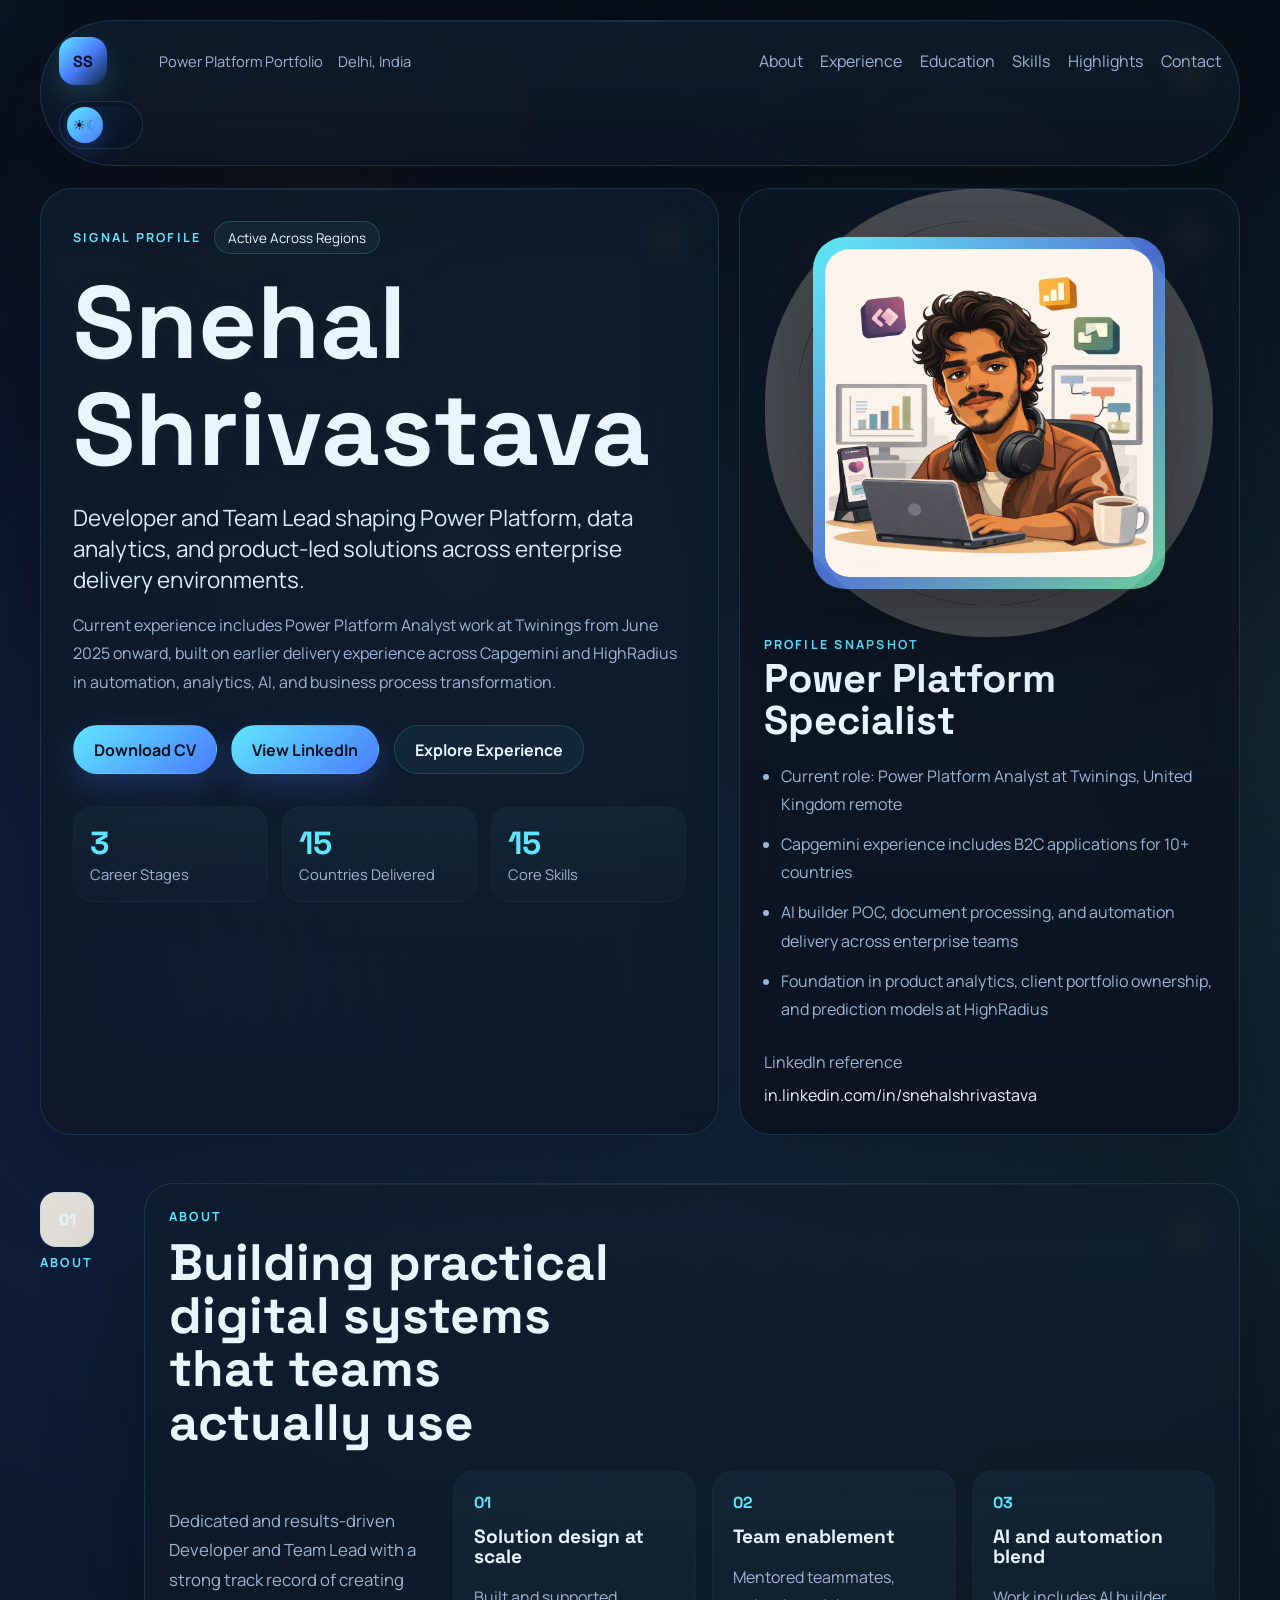
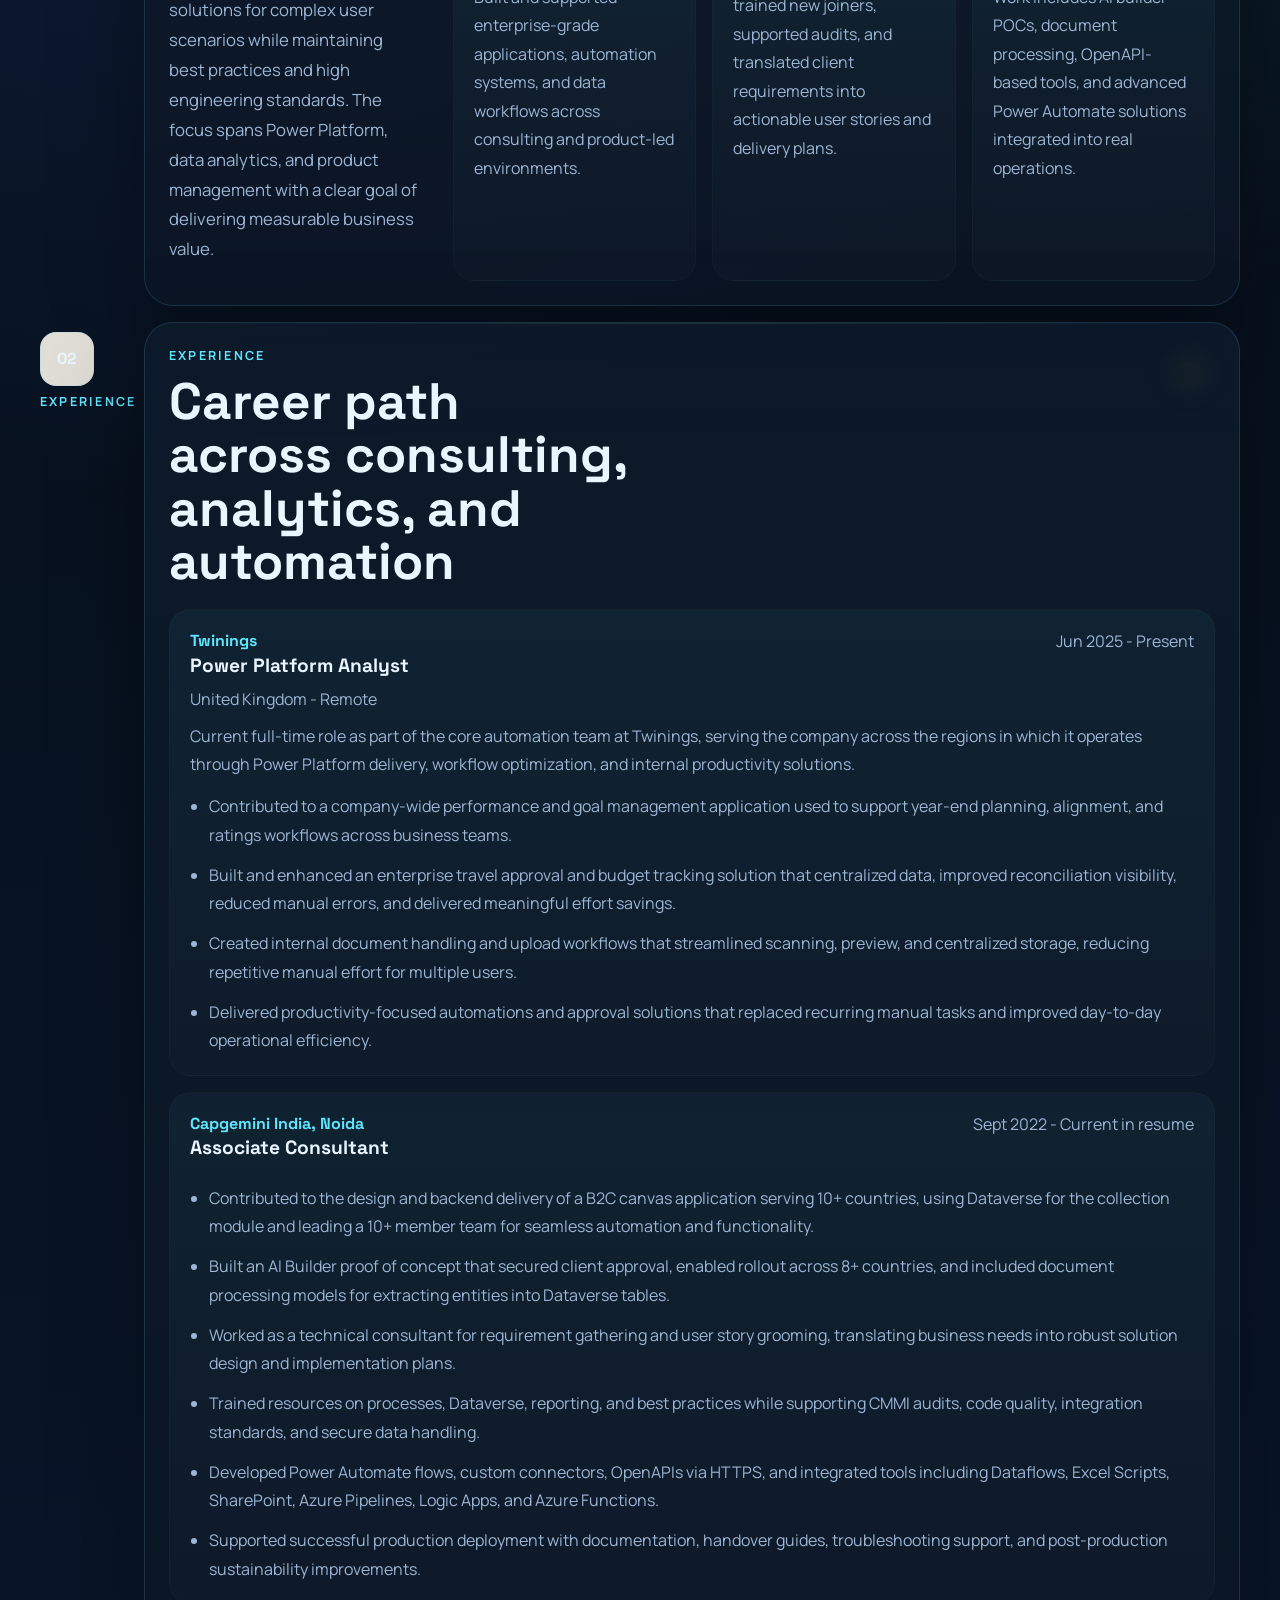
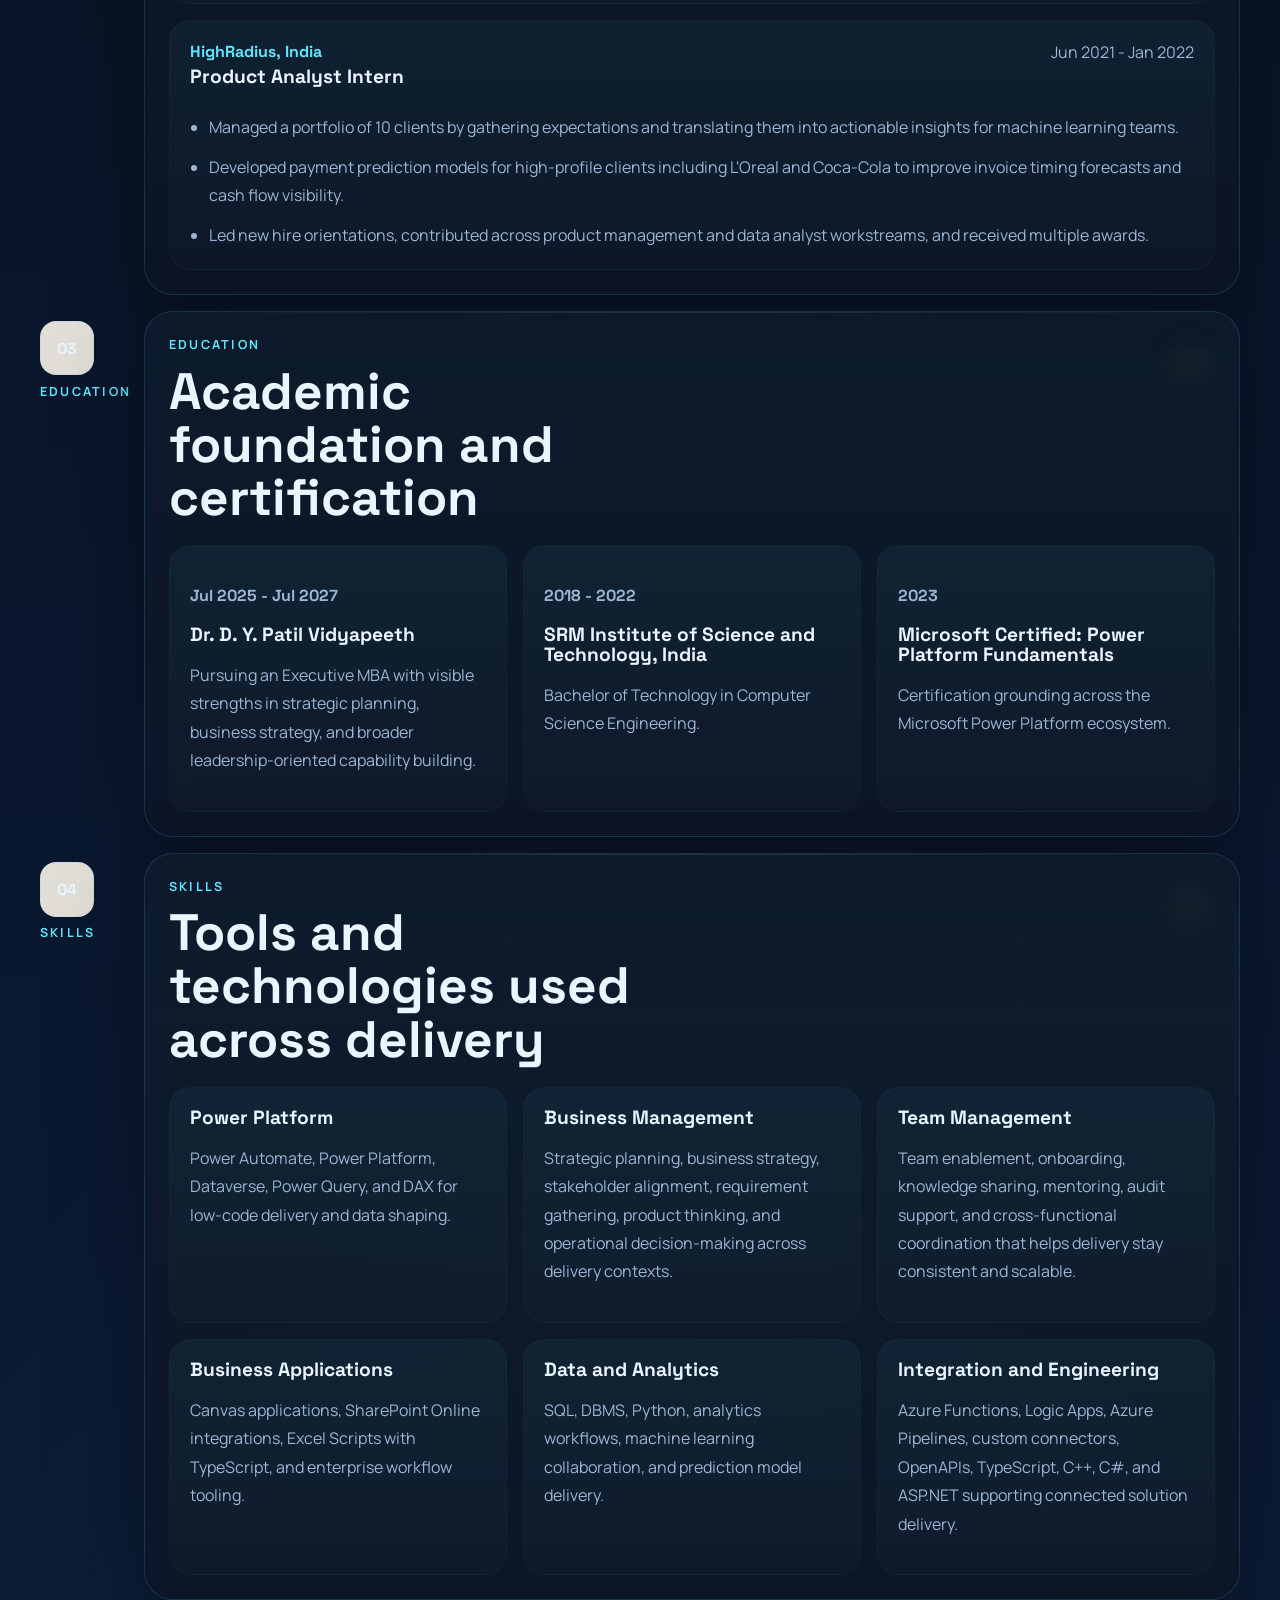
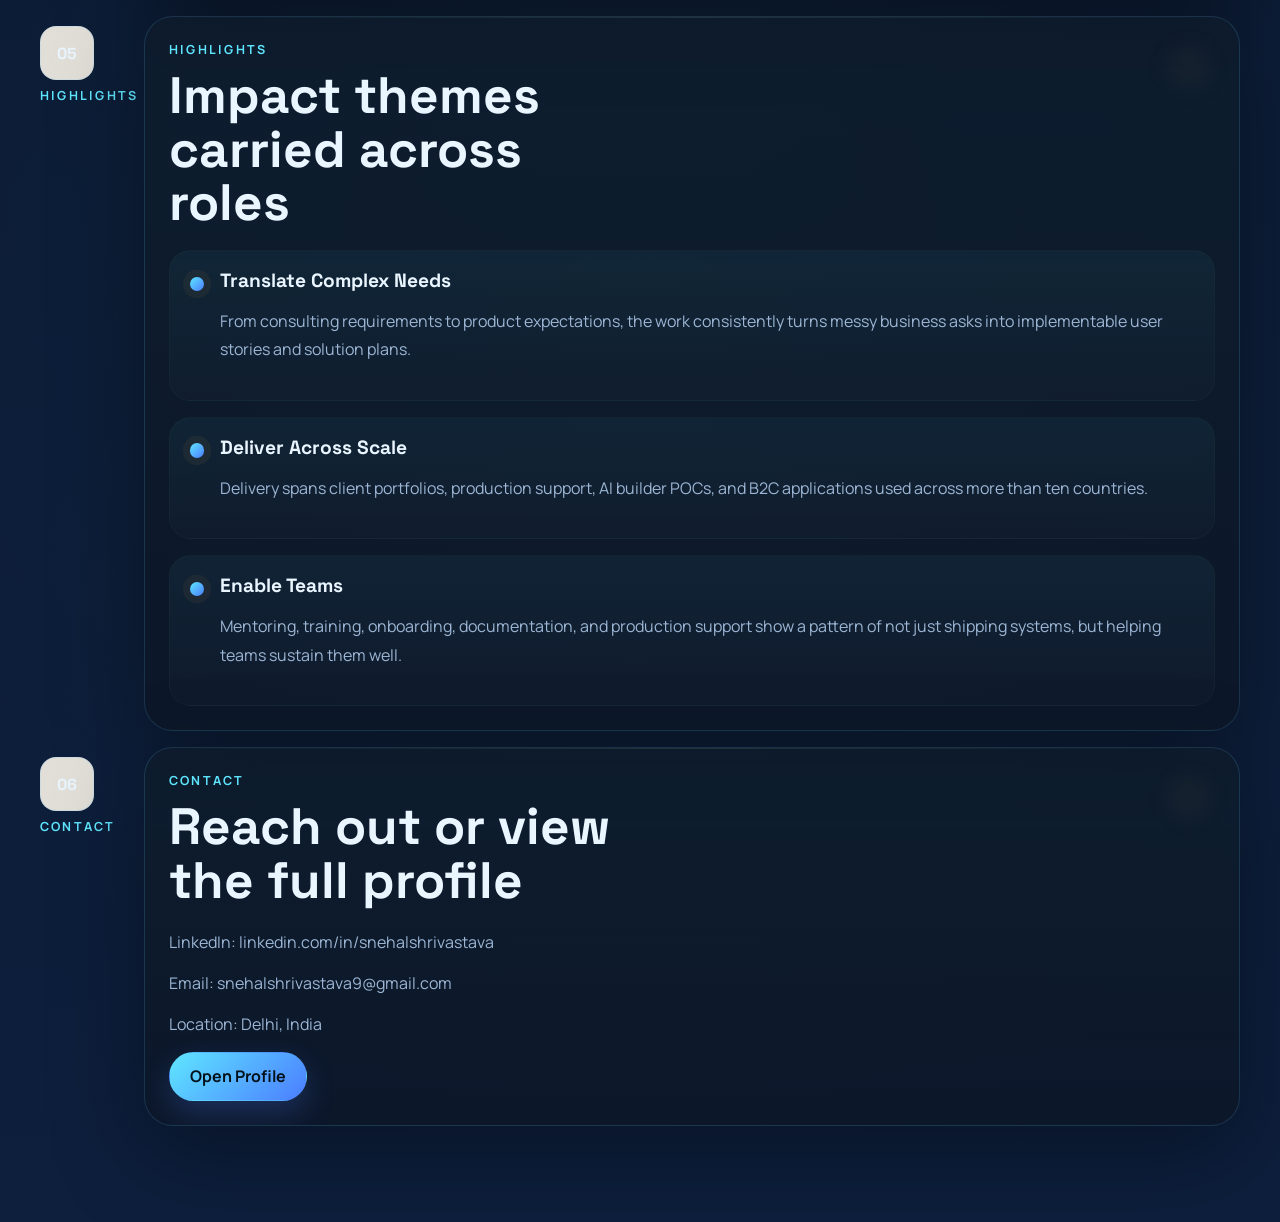
<file: index-tech.html>
<!DOCTYPE html>
<html lang="en">
<head>
    <meta charset="UTF-8">
    <meta name="viewport" content="width=device-width, initial-scale=1.0">
    <title>Snehal Shrivastava | Power Platform Portfolio</title>
    <meta name="description" content="Snehal Shrivastava | Power Platform Portfolio">
    <meta property="og:title" content="Snehal Shrivastava | Power Platform Portfolio">
    <meta property="og:description" content="Power Platform Specialist portfolio featuring experience, skills, education, and professional highlights.">
    <meta property="og:type" content="website">
    <meta property="og:image" content="profile-picture.png">
    <meta property="og:image:alt" content="Portrait of Snehal Shrivastava">
    <meta name="twitter:card" content="summary_large_image">
    <meta name="twitter:title" content="Snehal Shrivastava | Power Platform Portfolio">
    <meta name="twitter:description" content="Power Platform Specialist portfolio featuring experience, skills, education, and professional highlights.">
    <meta name="twitter:image" content="profile-picture.png">
    <link rel="icon" type="image/png" href="profile-picture.png">
    <link rel="apple-touch-icon" href="profile-picture.png">
    <link rel="preconnect" href="https://fonts.googleapis.com">
    <link rel="preconnect" href="https://fonts.gstatic.com" crossorigin>
    <link href="https://fonts.googleapis.com/css2?family=Space+Grotesk:wght@400;500;700&family=Manrope:wght@400;500;700&display=swap" rel="stylesheet">
    <link rel="stylesheet" href="style-tech.css">
</head>
<body>
    <div class="cursor-aura"></div>
    <div class="scene">
        <div class="noise-layer"></div>
        <div class="grid-plane"></div>
        <div class="energy energy-a"></div>
        <div class="energy energy-b"></div>
        <div class="beam beam-a"></div>
        <div class="beam beam-b"></div>
        <div class="pulse-net pulse-net-a"></div>
        <div class="pulse-net pulse-net-b"></div>

        <header class="masthead" id="top">
            <nav class="topnav panel reveal">
                <a class="brand-mark" href="#top">SS</a>
                <div class="topnav-meta">
                    <span>Power Platform Portfolio</span>
                    <span>Delhi, India</span>
                </div>
                <div class="topnav-links">
                    <a href="#about">About</a>
                    <a href="#experience">Experience</a>
                    <a href="#education">Education</a>
                    <a href="#expertise">Skills</a>
                    <a href="#highlights">Highlights</a>
                    <a href="#contact">Contact</a>
                </div>
                <button class="mode-toggle" type="button" data-mode-toggle aria-label="Switch to dark mode">
                    <span class="mode-toggle-track">
                        <span class="mode-toggle-thumb">
                            <span class="mode-icon mode-icon-sun" aria-hidden="true">☀</span>
                            <span class="mode-icon mode-icon-moon" aria-hidden="true">☾</span>
                        </span>
                    </span>
                </button>
            </nav>

            <section class="hero-layout">
                <div class="hero-main panel reveal" data-tilt>
                    <div class="eyebrow-row">
                        <span class="eyebrow">Signal Profile</span>
                        <span class="status-pill">Active Across Regions</span>
                    </div>
                    <h1>Snehal Shrivastava</h1>
                    <p class="hero-subtitle">Developer and Team Lead shaping Power Platform, data analytics, and product-led solutions across enterprise delivery environments.</p>
                    <p class="hero-note">Current experience includes Power Platform Analyst work at Twinings from June 2025 onward, built on earlier delivery experience across Capgemini and HighRadius in automation, analytics, AI, and business process transformation.</p>

                    <div class="cta-row">
                        <a class="button button-primary" href="Snehal_Shrivastava_Resume.pdf" download="Snehal_Shrivastava_Resume.pdf">Download CV</a>
                        <a class="button button-primary" href="https://in.linkedin.com/in/snehalshrivastava" target="_blank" rel="noreferrer">View LinkedIn</a>
                        <a class="button button-secondary" href="#experience">Explore Experience</a>
                    </div>

                    <div class="stat-strip">
                        <article class="stat-tile reveal">
                            <span class="stat-number" data-count="3">0</span>
                            <span class="stat-label">Career Stages</span>
                        </article>
                        <article class="stat-tile reveal">
                            <span class="stat-number" data-count="15">0</span>
                            <span class="stat-label">Countries Delivered</span>
                        </article>
                        <article class="stat-tile reveal">
                            <span class="stat-number" data-count="15">0</span>
                            <span class="stat-label">Core Skills</span>
                        </article>
                    </div>
                </div>

                <aside class="identity-card panel reveal" data-tilt>
                    <div class="identity-frame">
                        <div class="identity-orbit"></div>
                        <div class="identity-orbit identity-orbit-secondary"></div>
                        <div class="portrait-card">
                            <img class="profile-image" src="profile-picture.png" alt="Illustrated portrait of Snehal Shrivastava at a workspace desk">
                        </div>
                    </div>

                    <div class="identity-copy">
                        <p class="eyebrow">Profile Snapshot</p>
                        <h2>Power Platform Specialist</h2>
                        <ul class="snapshot-list">
                            <li>Current role: Power Platform Analyst at Twinings, United Kingdom remote</li>
                            <li>Capgemini experience includes B2C applications for 10+ countries</li>
                            <li>AI builder POC, document processing, and automation delivery across enterprise teams</li>
                            <li>Foundation in product analytics, client portfolio ownership, and prediction models at HighRadius</li>
                        </ul>
                        <div class="profile-link">
                            <span>LinkedIn reference</span>
                            <a href="https://in.linkedin.com/in/snehalshrivastava" target="_blank" rel="noreferrer">in.linkedin.com/in/snehalshrivastava</a>
                        </div>
                    </div>
                </aside>
            </section>
        </header>

        <main class="content-shell">
            <section class="section-grid reveal" id="about">
                <div class="section-tag">
                    <span>01</span>
                    <p>About</p>
                </div>
                <div class="section-panel panel">
                    <div class="section-heading">
                        <p class="eyebrow">About</p>
                        <h2>Building practical digital systems that teams actually use</h2>
                    </div>
                    <div class="about-layout">
                        <p class="lead-copy">Dedicated and results-driven Developer and Team Lead with a strong track record of creating solutions for complex user scenarios while maintaining best practices and high engineering standards. The focus spans Power Platform, data analytics, and product management with a clear goal of delivering measurable business value.</p>
                        <article class="micro-card reveal">
                            <span class="card-index">01</span>
                            <h3>Solution design at scale</h3>
                            <p>Built and supported enterprise-grade applications, automation systems, and data workflows across consulting and product-led environments.</p>
                        </article>
                        <article class="micro-card reveal">
                            <span class="card-index">02</span>
                            <h3>Team enablement</h3>
                            <p>Mentored teammates, trained new joiners, supported audits, and translated client requirements into actionable user stories and delivery plans.</p>
                        </article>
                        <article class="micro-card reveal">
                            <span class="card-index">03</span>
                            <h3>AI and automation blend</h3>
                            <p>Work includes AI builder POCs, document processing, OpenAPI-based tools, and advanced Power Automate solutions integrated into real operations.</p>
                        </article>
                    </div>
                </div>
            </section>

            <section class="section-grid reveal" id="experience">
                <div class="section-tag">
                    <span>02</span>
                    <p>Experience</p>
                </div>
                <div class="section-panel panel">
                    <div class="section-heading">
                        <p class="eyebrow">Experience</p>
                        <h2>Career path across consulting, analytics, and automation</h2>
                    </div>
                    <div class="experience-stream">
                        <article class="experience-node reveal">
                            <div class="experience-head">
                                <div>
                                    <p class="experience-company">Twinings</p>
                                    <h3>Power Platform Analyst</h3>
                                </div>
                                <p class="experience-date">Jun 2025 - Present</p>
                            </div>
                            <p class="experience-location">United Kingdom - Remote</p>
                            <p class="experience-summary">Current full-time role as part of the core automation team at Twinings, serving the company across the regions in which it operates through Power Platform delivery, workflow optimization, and internal productivity solutions.</p>
                            <ul class="experience-list">
                                <li>Contributed to a company-wide performance and goal management application used to support year-end planning, alignment, and ratings workflows across business teams.</li>
                                <li>Built and enhanced an enterprise travel approval and budget tracking solution that centralized data, improved reconciliation visibility, reduced manual errors, and delivered meaningful effort savings.</li>
                                <li>Created internal document handling and upload workflows that streamlined scanning, preview, and centralized storage, reducing repetitive manual effort for multiple users.</li>
                                <li>Delivered productivity-focused automations and approval solutions that replaced recurring manual tasks and improved day-to-day operational efficiency.</li>
                            </ul>
                        </article>

                        <article class="experience-node reveal">
                            <div class="experience-head">
                                <div>
                                    <p class="experience-company">Capgemini India, Noida</p>
                                    <h3>Associate Consultant</h3>
                                </div>
                                <p class="experience-date">Sept 2022 - Current in resume</p>
                            </div>
                            <ul class="experience-list">
                                <li>Contributed to the design and backend delivery of a B2C canvas application serving 10+ countries, using Dataverse for the collection module and leading a 10+ member team for seamless automation and functionality.</li>
                                <li>Built an AI Builder proof of concept that secured client approval, enabled rollout across 8+ countries, and included document processing models for extracting entities into Dataverse tables.</li>
                                <li>Worked as a technical consultant for requirement gathering and user story grooming, translating business needs into robust solution design and implementation plans.</li>
                                <li>Trained resources on processes, Dataverse, reporting, and best practices while supporting CMMI audits, code quality, integration standards, and secure data handling.</li>
                                <li>Developed Power Automate flows, custom connectors, OpenAPIs via HTTPS, and integrated tools including Dataflows, Excel Scripts, SharePoint, Azure Pipelines, Logic Apps, and Azure Functions.</li>
                                <li>Supported successful production deployment with documentation, handover guides, troubleshooting support, and post-production sustainability improvements.</li>
                            </ul>
                        </article>

                        <article class="experience-node reveal">
                            <div class="experience-head">
                                <div>
                                    <p class="experience-company">HighRadius, India</p>
                                    <h3>Product Analyst Intern</h3>
                                </div>
                                <p class="experience-date">Jun 2021 - Jan 2022</p>
                            </div>
                            <ul class="experience-list">
                                <li>Managed a portfolio of 10 clients by gathering expectations and translating them into actionable insights for machine learning teams.</li>
                                <li>Developed payment prediction models for high-profile clients including L'Oreal and Coca-Cola to improve invoice timing forecasts and cash flow visibility.</li>
                                <li>Led new hire orientations, contributed across product management and data analyst workstreams, and received multiple awards.</li>
                            </ul>
                        </article>
                    </div>
                </div>
            </section>

            <section class="section-grid reveal" id="education">
                <div class="section-tag">
                    <span>03</span>
                    <p>Education</p>
                </div>
                <div class="section-panel panel">
                    <div class="section-heading">
                        <p class="eyebrow">Education</p>
                        <h2>Academic foundation and certification</h2>
                    </div>
                    <div class="education-layout">
                        <article class="education-node reveal">
                            <p class="card-index">Jul 2025 - Jul 2027</p>
                            <h3>Dr. D. Y. Patil Vidyapeeth</h3>
                            <p>Pursuing an Executive MBA with visible strengths in strategic planning, business strategy, and broader leadership-oriented capability building.</p>
                        </article>
                        <article class="education-node reveal">
                            <p class="card-index">2018 - 2022</p>
                            <h3>SRM Institute of Science and Technology, India</h3>
                            <p>Bachelor of Technology in Computer Science Engineering.</p>
                        </article>
                        <article class="education-node reveal">
                            <p class="card-index">2023</p>
                            <h3>Microsoft Certified: Power Platform Fundamentals</h3>
                            <p>Certification grounding across the Microsoft Power Platform ecosystem.</p>
                        </article>
                    </div>
                </div>
            </section>

            <section class="section-grid reveal" id="expertise">
                <div class="section-tag">
                    <span>04</span>
                    <p>Skills</p>
                </div>
                <div class="section-panel panel">
                    <div class="section-heading">
                        <p class="eyebrow">Skills</p>
                        <h2>Tools and technologies used across delivery</h2>
                    </div>
                    <div class="skills-layout">
                        <article class="skill-block reveal">
                            <h3>Power Platform</h3>
                            <p>Power Automate, Power Platform, Dataverse, Power Query, and DAX for low-code delivery and data shaping.</p>
                        </article>
                        <article class="skill-block reveal">
                            <h3>Business Management</h3>
                            <p>Strategic planning, business strategy, stakeholder alignment, requirement gathering, product thinking, and operational decision-making across delivery contexts.</p>
                        </article>
                        <article class="skill-block reveal">
                            <h3>Team Management</h3>
                            <p>Team enablement, onboarding, knowledge sharing, mentoring, audit support, and cross-functional coordination that helps delivery stay consistent and scalable.</p>
                        </article>
                        <article class="skill-block reveal">
                            <h3>Business Applications</h3>
                            <p>Canvas applications, SharePoint Online integrations, Excel Scripts with TypeScript, and enterprise workflow tooling.</p>
                        </article>
                        <article class="skill-block reveal">
                            <h3>Data and Analytics</h3>
                            <p>SQL, DBMS, Python, analytics workflows, machine learning collaboration, and prediction model delivery.</p>
                        </article>
                        <article class="skill-block reveal">
                            <h3>Integration and Engineering</h3>
                            <p>Azure Functions, Logic Apps, Azure Pipelines, custom connectors, OpenAPIs, TypeScript, C++, C#, and ASP.NET supporting connected solution delivery.</p>
                        </article>
                    </div>
                </div>
            </section>

            <section class="section-grid reveal" id="highlights">
                <div class="section-tag">
                    <span>05</span>
                    <p>Highlights</p>
                </div>
                <div class="section-panel panel">
                    <div class="section-heading">
                        <p class="eyebrow">Highlights</p>
                        <h2>Impact themes carried across roles</h2>
                    </div>
                    <div class="highlight-rail">
                        <article class="highlight-card reveal">
                            <span class="signal-dot"></span>
                            <div>
                                <h3>Translate Complex Needs</h3>
                                <p>From consulting requirements to product expectations, the work consistently turns messy business asks into implementable user stories and solution plans.</p>
                            </div>
                        </article>
                        <article class="highlight-card reveal">
                            <span class="signal-dot"></span>
                            <div>
                                <h3>Deliver Across Scale</h3>
                                <p>Delivery spans client portfolios, production support, AI builder POCs, and B2C applications used across more than ten countries.</p>
                            </div>
                        </article>
                        <article class="highlight-card reveal">
                            <span class="signal-dot"></span>
                            <div>
                                <h3>Enable Teams</h3>
                                <p>Mentoring, training, onboarding, documentation, and production support show a pattern of not just shipping systems, but helping teams sustain them well.</p>
                            </div>
                        </article>
                    </div>
                </div>
            </section>

            <section class="section-grid reveal" id="contact">
                <div class="section-tag">
                    <span>06</span>
                    <p>Contact</p>
                </div>
                <div class="section-panel panel contact-panel">
                    <div class="section-heading">
                        <p class="eyebrow">Contact</p>
                        <h2>Reach out or view the full profile</h2>
                    </div>
                    <div class="contact-layout">
                        <p>LinkedIn: <a href="https://www.linkedin.com/in/snehalshrivastava" target="_blank" rel="noreferrer">linkedin.com/in/snehalshrivastava</a></p>
                        <p>Email: <a href="mailto:snehalshrivastava9@gmail.com">snehalshrivastava9@gmail.com</a></p>
                        <p>Location: Delhi, India</p>
                        <a class="button button-primary" href="https://www.linkedin.com/in/snehalshrivastava" target="_blank" rel="noreferrer">Open Profile</a>
                    </div>
                </div>
            </section>
        </main>
    </div>

    <script src="script.js"></script>
</body>
</html>
</file>
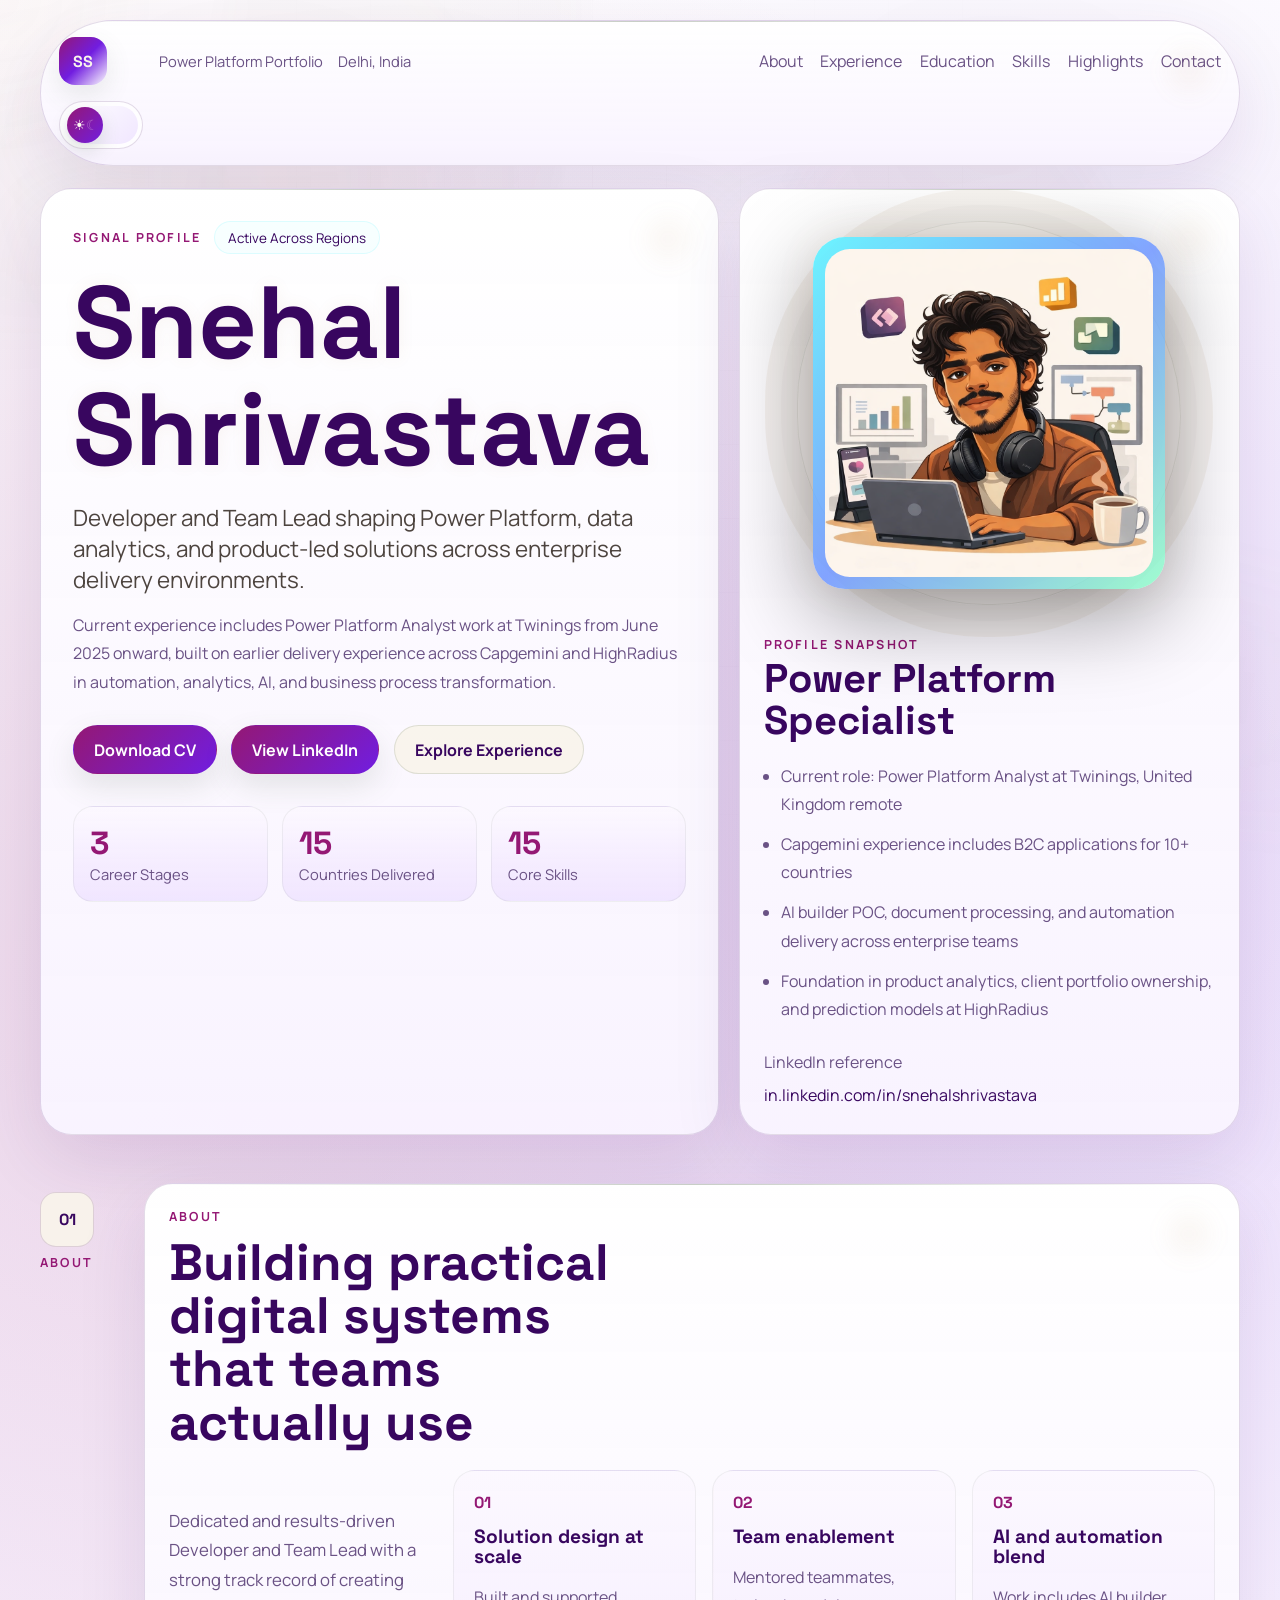
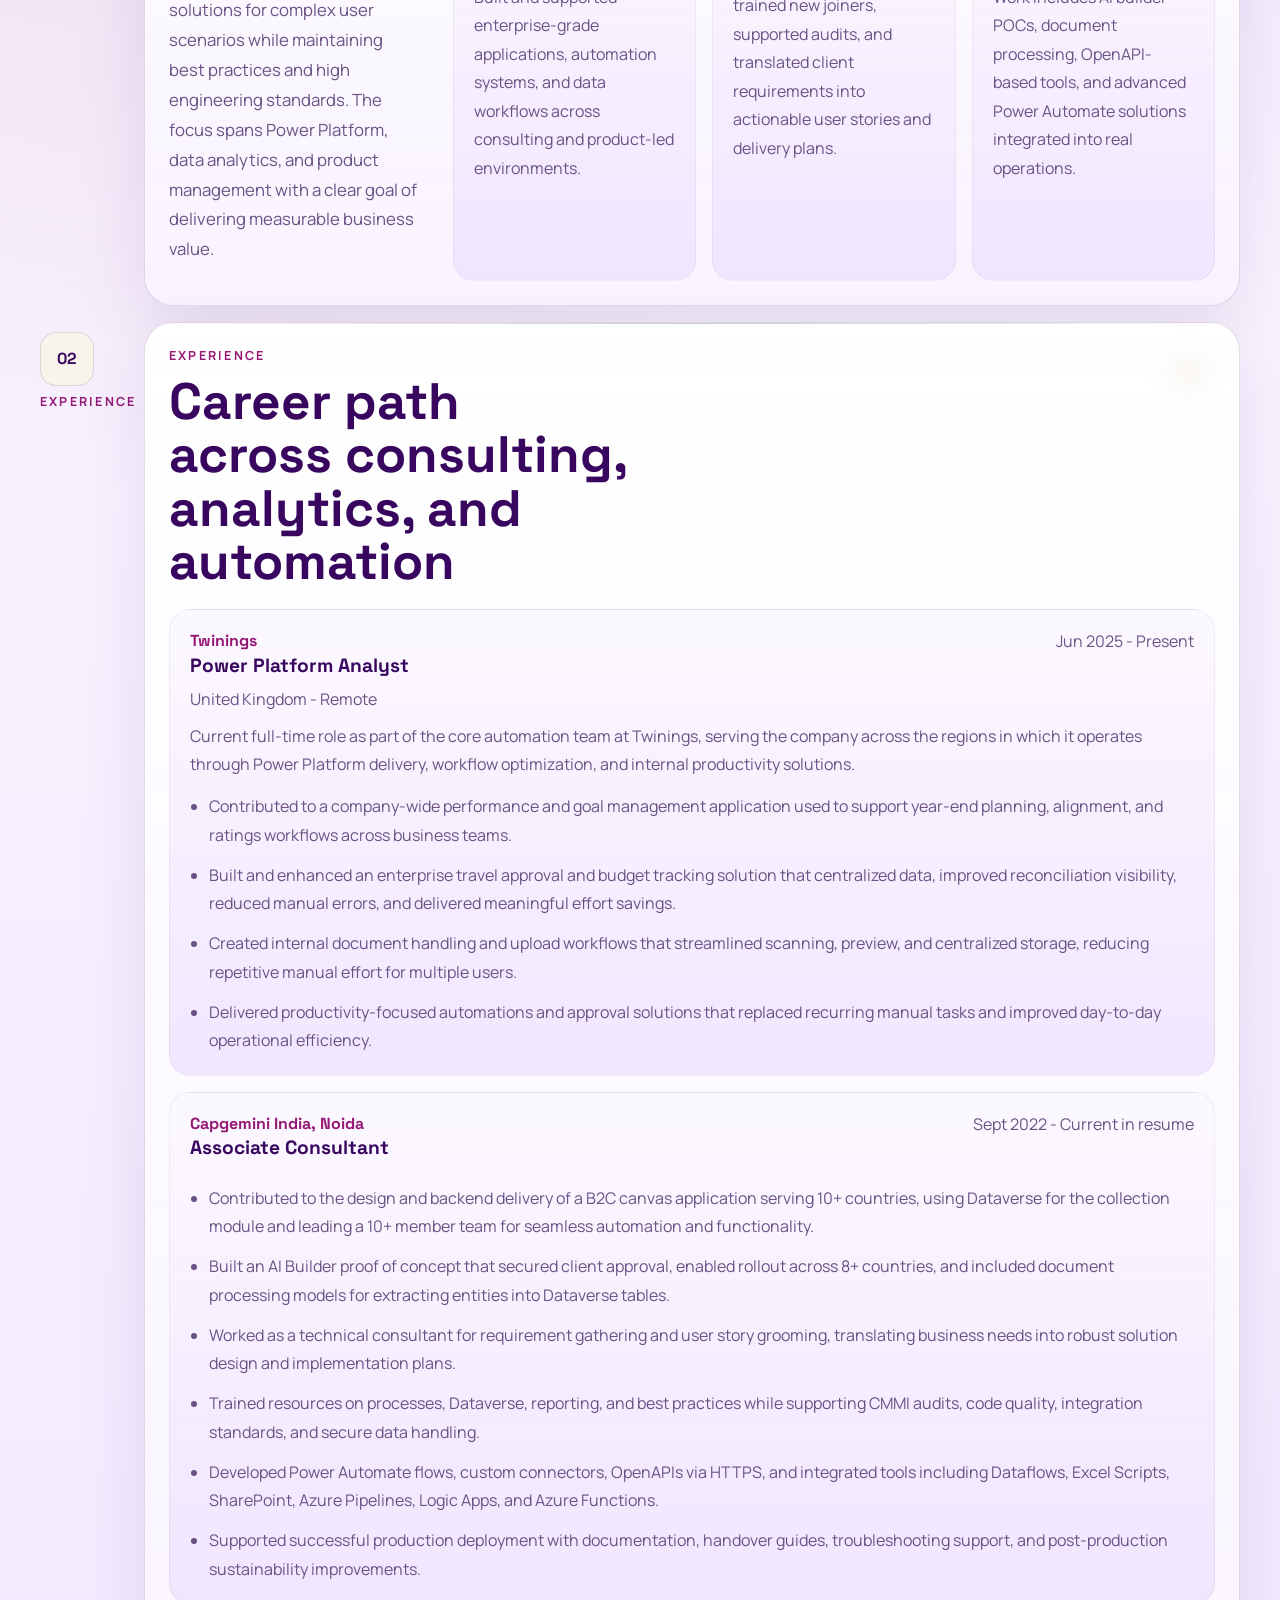
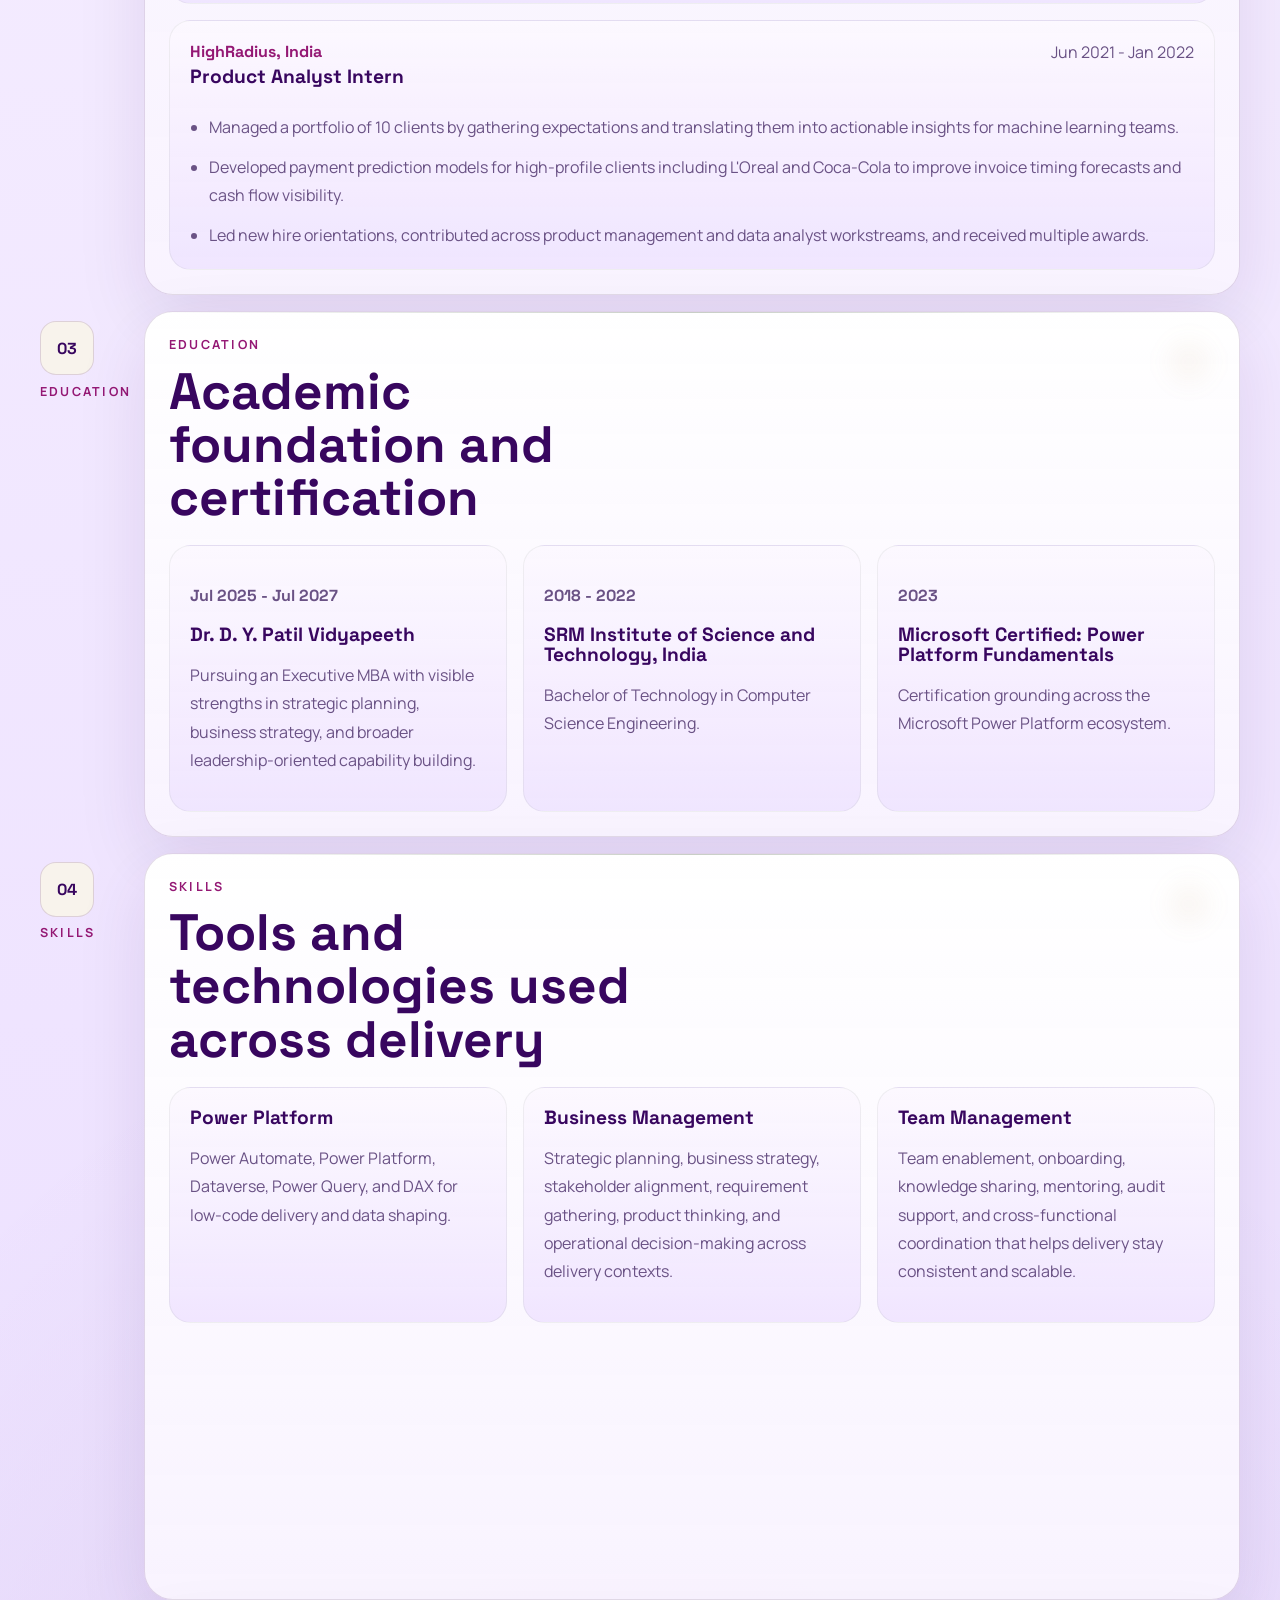
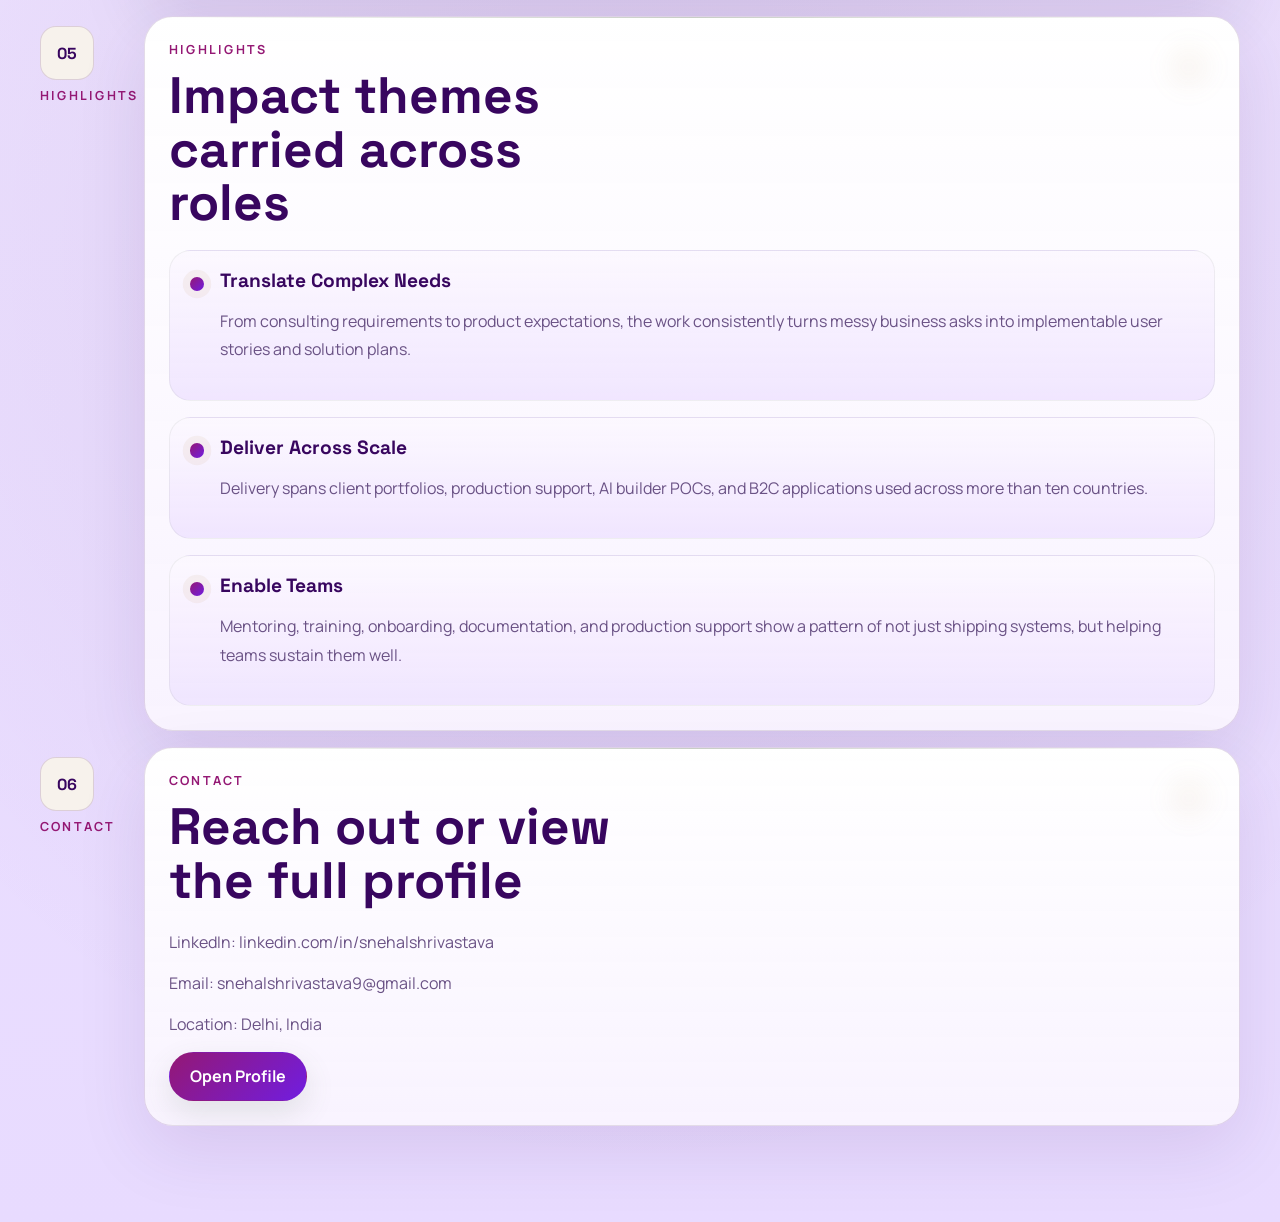
<file: index-violet.html>
<!DOCTYPE html>
<html lang="en">
<head>
    <meta charset="UTF-8">
    <meta name="viewport" content="width=device-width, initial-scale=1.0">
    <title>Snehal Shrivastava | Power Platform Portfolio</title>
    <meta name="description" content="Snehal Shrivastava | Power Platform Portfolio">
    <meta property="og:title" content="Snehal Shrivastava | Power Platform Portfolio">
    <meta property="og:description" content="Power Platform Specialist portfolio featuring experience, skills, education, and professional highlights.">
    <meta property="og:type" content="website">
    <meta property="og:image" content="profile-picture.png">
    <meta property="og:image:alt" content="Portrait of Snehal Shrivastava">
    <meta name="twitter:card" content="summary_large_image">
    <meta name="twitter:title" content="Snehal Shrivastava | Power Platform Portfolio">
    <meta name="twitter:description" content="Power Platform Specialist portfolio featuring experience, skills, education, and professional highlights.">
    <meta name="twitter:image" content="profile-picture.png">
    <link rel="icon" type="image/png" href="profile-picture.png">
    <link rel="apple-touch-icon" href="profile-picture.png">
    <link rel="preconnect" href="https://fonts.googleapis.com">
    <link rel="preconnect" href="https://fonts.gstatic.com" crossorigin>
    <link href="https://fonts.googleapis.com/css2?family=Space+Grotesk:wght@400;500;700&family=Manrope:wght@400;500;700&display=swap" rel="stylesheet">
    <link rel="stylesheet" href="style-violet.css">
</head>
<body>
    <div class="cursor-aura"></div>
    <div class="scene">
        <div class="noise-layer"></div>
        <div class="grid-plane"></div>
        <div class="energy energy-a"></div>
        <div class="energy energy-b"></div>
        <div class="beam beam-a"></div>
        <div class="beam beam-b"></div>
        <div class="pulse-net pulse-net-a"></div>
        <div class="pulse-net pulse-net-b"></div>

        <header class="masthead" id="top">
            <nav class="topnav panel reveal">
                <a class="brand-mark" href="#top">SS</a>
                <div class="topnav-meta">
                    <span>Power Platform Portfolio</span>
                    <span>Delhi, India</span>
                </div>
                <div class="topnav-links">
                    <a href="#about">About</a>
                    <a href="#experience">Experience</a>
                    <a href="#education">Education</a>
                    <a href="#expertise">Skills</a>
                    <a href="#highlights">Highlights</a>
                    <a href="#contact">Contact</a>
                </div>
                <button class="mode-toggle" type="button" data-mode-toggle aria-label="Switch to dark mode">
                    <span class="mode-toggle-track">
                        <span class="mode-toggle-thumb">
                            <span class="mode-icon mode-icon-sun" aria-hidden="true">☀</span>
                            <span class="mode-icon mode-icon-moon" aria-hidden="true">☾</span>
                        </span>
                    </span>
                </button>
            </nav>

            <section class="hero-layout">
                <div class="hero-main panel reveal" data-tilt>
                    <div class="eyebrow-row">
                        <span class="eyebrow">Signal Profile</span>
                        <span class="status-pill">Active Across Regions</span>
                    </div>
                    <h1>Snehal Shrivastava</h1>
                    <p class="hero-subtitle">Developer and Team Lead shaping Power Platform, data analytics, and product-led solutions across enterprise delivery environments.</p>
                    <p class="hero-note">Current experience includes Power Platform Analyst work at Twinings from June 2025 onward, built on earlier delivery experience across Capgemini and HighRadius in automation, analytics, AI, and business process transformation.</p>

                    <div class="cta-row">
                        <a class="button button-primary" href="Snehal_Shrivastava_Resume.pdf" download="Snehal_Shrivastava_Resume.pdf">Download CV</a>
                        <a class="button button-primary" href="https://in.linkedin.com/in/snehalshrivastava" target="_blank" rel="noreferrer">View LinkedIn</a>
                        <a class="button button-secondary" href="#experience">Explore Experience</a>
                    </div>

                    <div class="stat-strip">
                        <article class="stat-tile reveal">
                            <span class="stat-number" data-count="3">0</span>
                            <span class="stat-label">Career Stages</span>
                        </article>
                        <article class="stat-tile reveal">
                            <span class="stat-number" data-count="15">0</span>
                            <span class="stat-label">Countries Delivered</span>
                        </article>
                        <article class="stat-tile reveal">
                            <span class="stat-number" data-count="15">0</span>
                            <span class="stat-label">Core Skills</span>
                        </article>
                    </div>
                </div>

                <aside class="identity-card panel reveal" data-tilt>
                    <div class="identity-frame">
                        <div class="identity-orbit"></div>
                        <div class="identity-orbit identity-orbit-secondary"></div>
                        <div class="portrait-card">
                            <img class="profile-image" src="profile-picture.png" alt="Illustrated portrait of Snehal Shrivastava at a workspace desk">
                        </div>
                    </div>

                    <div class="identity-copy">
                        <p class="eyebrow">Profile Snapshot</p>
                        <h2>Power Platform Specialist</h2>
                        <ul class="snapshot-list">
                            <li>Current role: Power Platform Analyst at Twinings, United Kingdom remote</li>
                            <li>Capgemini experience includes B2C applications for 10+ countries</li>
                            <li>AI builder POC, document processing, and automation delivery across enterprise teams</li>
                            <li>Foundation in product analytics, client portfolio ownership, and prediction models at HighRadius</li>
                        </ul>
                        <div class="profile-link">
                            <span>LinkedIn reference</span>
                            <a href="https://in.linkedin.com/in/snehalshrivastava" target="_blank" rel="noreferrer">in.linkedin.com/in/snehalshrivastava</a>
                        </div>
                    </div>
                </aside>
            </section>
        </header>

        <main class="content-shell">
            <section class="section-grid reveal" id="about">
                <div class="section-tag">
                    <span>01</span>
                    <p>About</p>
                </div>
                <div class="section-panel panel">
                    <div class="section-heading">
                        <p class="eyebrow">About</p>
                        <h2>Building practical digital systems that teams actually use</h2>
                    </div>
                    <div class="about-layout">
                        <p class="lead-copy">Dedicated and results-driven Developer and Team Lead with a strong track record of creating solutions for complex user scenarios while maintaining best practices and high engineering standards. The focus spans Power Platform, data analytics, and product management with a clear goal of delivering measurable business value.</p>
                        <article class="micro-card reveal">
                            <span class="card-index">01</span>
                            <h3>Solution design at scale</h3>
                            <p>Built and supported enterprise-grade applications, automation systems, and data workflows across consulting and product-led environments.</p>
                        </article>
                        <article class="micro-card reveal">
                            <span class="card-index">02</span>
                            <h3>Team enablement</h3>
                            <p>Mentored teammates, trained new joiners, supported audits, and translated client requirements into actionable user stories and delivery plans.</p>
                        </article>
                        <article class="micro-card reveal">
                            <span class="card-index">03</span>
                            <h3>AI and automation blend</h3>
                            <p>Work includes AI builder POCs, document processing, OpenAPI-based tools, and advanced Power Automate solutions integrated into real operations.</p>
                        </article>
                    </div>
                </div>
            </section>

            <section class="section-grid reveal" id="experience">
                <div class="section-tag">
                    <span>02</span>
                    <p>Experience</p>
                </div>
                <div class="section-panel panel">
                    <div class="section-heading">
                        <p class="eyebrow">Experience</p>
                        <h2>Career path across consulting, analytics, and automation</h2>
                    </div>
                    <div class="experience-stream">
                        <article class="experience-node reveal">
                            <div class="experience-head">
                                <div>
                                    <p class="experience-company">Twinings</p>
                                    <h3>Power Platform Analyst</h3>
                                </div>
                                <p class="experience-date">Jun 2025 - Present</p>
                            </div>
                            <p class="experience-location">United Kingdom - Remote</p>
                            <p class="experience-summary">Current full-time role as part of the core automation team at Twinings, serving the company across the regions in which it operates through Power Platform delivery, workflow optimization, and internal productivity solutions.</p>
                            <ul class="experience-list">
                                <li>Contributed to a company-wide performance and goal management application used to support year-end planning, alignment, and ratings workflows across business teams.</li>
                                <li>Built and enhanced an enterprise travel approval and budget tracking solution that centralized data, improved reconciliation visibility, reduced manual errors, and delivered meaningful effort savings.</li>
                                <li>Created internal document handling and upload workflows that streamlined scanning, preview, and centralized storage, reducing repetitive manual effort for multiple users.</li>
                                <li>Delivered productivity-focused automations and approval solutions that replaced recurring manual tasks and improved day-to-day operational efficiency.</li>
                            </ul>
                        </article>

                        <article class="experience-node reveal">
                            <div class="experience-head">
                                <div>
                                    <p class="experience-company">Capgemini India, Noida</p>
                                    <h3>Associate Consultant</h3>
                                </div>
                                <p class="experience-date">Sept 2022 - Current in resume</p>
                            </div>
                            <ul class="experience-list">
                                <li>Contributed to the design and backend delivery of a B2C canvas application serving 10+ countries, using Dataverse for the collection module and leading a 10+ member team for seamless automation and functionality.</li>
                                <li>Built an AI Builder proof of concept that secured client approval, enabled rollout across 8+ countries, and included document processing models for extracting entities into Dataverse tables.</li>
                                <li>Worked as a technical consultant for requirement gathering and user story grooming, translating business needs into robust solution design and implementation plans.</li>
                                <li>Trained resources on processes, Dataverse, reporting, and best practices while supporting CMMI audits, code quality, integration standards, and secure data handling.</li>
                                <li>Developed Power Automate flows, custom connectors, OpenAPIs via HTTPS, and integrated tools including Dataflows, Excel Scripts, SharePoint, Azure Pipelines, Logic Apps, and Azure Functions.</li>
                                <li>Supported successful production deployment with documentation, handover guides, troubleshooting support, and post-production sustainability improvements.</li>
                            </ul>
                        </article>

                        <article class="experience-node reveal">
                            <div class="experience-head">
                                <div>
                                    <p class="experience-company">HighRadius, India</p>
                                    <h3>Product Analyst Intern</h3>
                                </div>
                                <p class="experience-date">Jun 2021 - Jan 2022</p>
                            </div>
                            <ul class="experience-list">
                                <li>Managed a portfolio of 10 clients by gathering expectations and translating them into actionable insights for machine learning teams.</li>
                                <li>Developed payment prediction models for high-profile clients including L'Oreal and Coca-Cola to improve invoice timing forecasts and cash flow visibility.</li>
                                <li>Led new hire orientations, contributed across product management and data analyst workstreams, and received multiple awards.</li>
                            </ul>
                        </article>
                    </div>
                </div>
            </section>

            <section class="section-grid reveal" id="education">
                <div class="section-tag">
                    <span>03</span>
                    <p>Education</p>
                </div>
                <div class="section-panel panel">
                    <div class="section-heading">
                        <p class="eyebrow">Education</p>
                        <h2>Academic foundation and certification</h2>
                    </div>
                    <div class="education-layout">
                        <article class="education-node reveal">
                            <p class="card-index">Jul 2025 - Jul 2027</p>
                            <h3>Dr. D. Y. Patil Vidyapeeth</h3>
                            <p>Pursuing an Executive MBA with visible strengths in strategic planning, business strategy, and broader leadership-oriented capability building.</p>
                        </article>
                        <article class="education-node reveal">
                            <p class="card-index">2018 - 2022</p>
                            <h3>SRM Institute of Science and Technology, India</h3>
                            <p>Bachelor of Technology in Computer Science Engineering.</p>
                        </article>
                        <article class="education-node reveal">
                            <p class="card-index">2023</p>
                            <h3>Microsoft Certified: Power Platform Fundamentals</h3>
                            <p>Certification grounding across the Microsoft Power Platform ecosystem.</p>
                        </article>
                    </div>
                </div>
            </section>

            <section class="section-grid reveal" id="expertise">
                <div class="section-tag">
                    <span>04</span>
                    <p>Skills</p>
                </div>
                <div class="section-panel panel">
                    <div class="section-heading">
                        <p class="eyebrow">Skills</p>
                        <h2>Tools and technologies used across delivery</h2>
                    </div>
                    <div class="skills-layout">
                        <article class="skill-block reveal">
                            <h3>Power Platform</h3>
                            <p>Power Automate, Power Platform, Dataverse, Power Query, and DAX for low-code delivery and data shaping.</p>
                        </article>
                        <article class="skill-block reveal">
                            <h3>Business Management</h3>
                            <p>Strategic planning, business strategy, stakeholder alignment, requirement gathering, product thinking, and operational decision-making across delivery contexts.</p>
                        </article>
                        <article class="skill-block reveal">
                            <h3>Team Management</h3>
                            <p>Team enablement, onboarding, knowledge sharing, mentoring, audit support, and cross-functional coordination that helps delivery stay consistent and scalable.</p>
                        </article>
                        <article class="skill-block reveal">
                            <h3>Business Applications</h3>
                            <p>Canvas applications, SharePoint Online integrations, Excel Scripts with TypeScript, and enterprise workflow tooling.</p>
                        </article>
                        <article class="skill-block reveal">
                            <h3>Data and Analytics</h3>
                            <p>SQL, DBMS, Python, analytics workflows, machine learning collaboration, and prediction model delivery.</p>
                        </article>
                        <article class="skill-block reveal">
                            <h3>Integration and Engineering</h3>
                            <p>Azure Functions, Logic Apps, Azure Pipelines, custom connectors, OpenAPIs, TypeScript, C++, C#, and ASP.NET supporting connected solution delivery.</p>
                        </article>
                    </div>
                </div>
            </section>

            <section class="section-grid reveal" id="highlights">
                <div class="section-tag">
                    <span>05</span>
                    <p>Highlights</p>
                </div>
                <div class="section-panel panel">
                    <div class="section-heading">
                        <p class="eyebrow">Highlights</p>
                        <h2>Impact themes carried across roles</h2>
                    </div>
                    <div class="highlight-rail">
                        <article class="highlight-card reveal">
                            <span class="signal-dot"></span>
                            <div>
                                <h3>Translate Complex Needs</h3>
                                <p>From consulting requirements to product expectations, the work consistently turns messy business asks into implementable user stories and solution plans.</p>
                            </div>
                        </article>
                        <article class="highlight-card reveal">
                            <span class="signal-dot"></span>
                            <div>
                                <h3>Deliver Across Scale</h3>
                                <p>Delivery spans client portfolios, production support, AI builder POCs, and B2C applications used across more than ten countries.</p>
                            </div>
                        </article>
                        <article class="highlight-card reveal">
                            <span class="signal-dot"></span>
                            <div>
                                <h3>Enable Teams</h3>
                                <p>Mentoring, training, onboarding, documentation, and production support show a pattern of not just shipping systems, but helping teams sustain them well.</p>
                            </div>
                        </article>
                    </div>
                </div>
            </section>

            <section class="section-grid reveal" id="contact">
                <div class="section-tag">
                    <span>06</span>
                    <p>Contact</p>
                </div>
                <div class="section-panel panel contact-panel">
                    <div class="section-heading">
                        <p class="eyebrow">Contact</p>
                        <h2>Reach out or view the full profile</h2>
                    </div>
                    <div class="contact-layout">
                        <p>LinkedIn: <a href="https://www.linkedin.com/in/snehalshrivastava" target="_blank" rel="noreferrer">linkedin.com/in/snehalshrivastava</a></p>
                        <p>Email: <a href="mailto:snehalshrivastava9@gmail.com">snehalshrivastava9@gmail.com</a></p>
                        <p>Location: Delhi, India</p>
                        <a class="button button-primary" href="https://www.linkedin.com/in/snehalshrivastava" target="_blank" rel="noreferrer">Open Profile</a>
                    </div>
                </div>
            </section>
        </main>
    </div>

    <script src="script.js"></script>
</body>
</html>
</file>
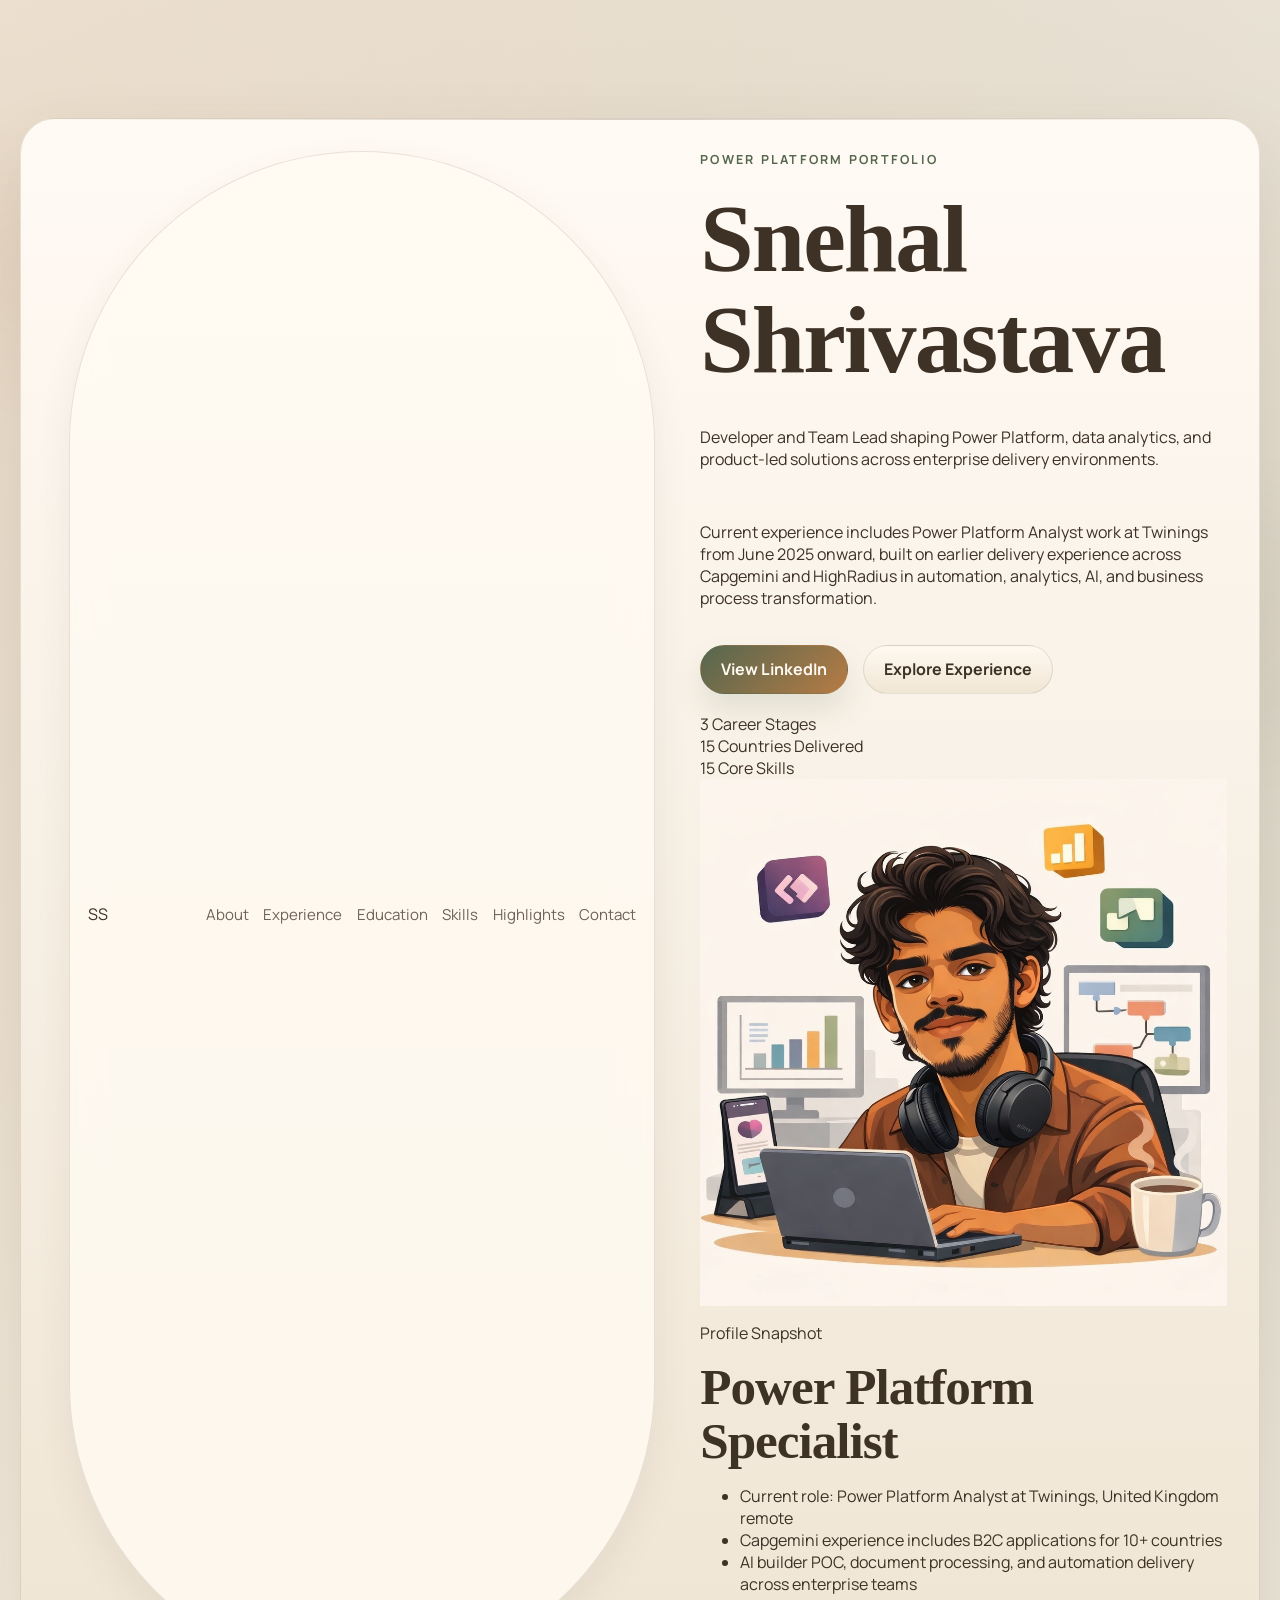
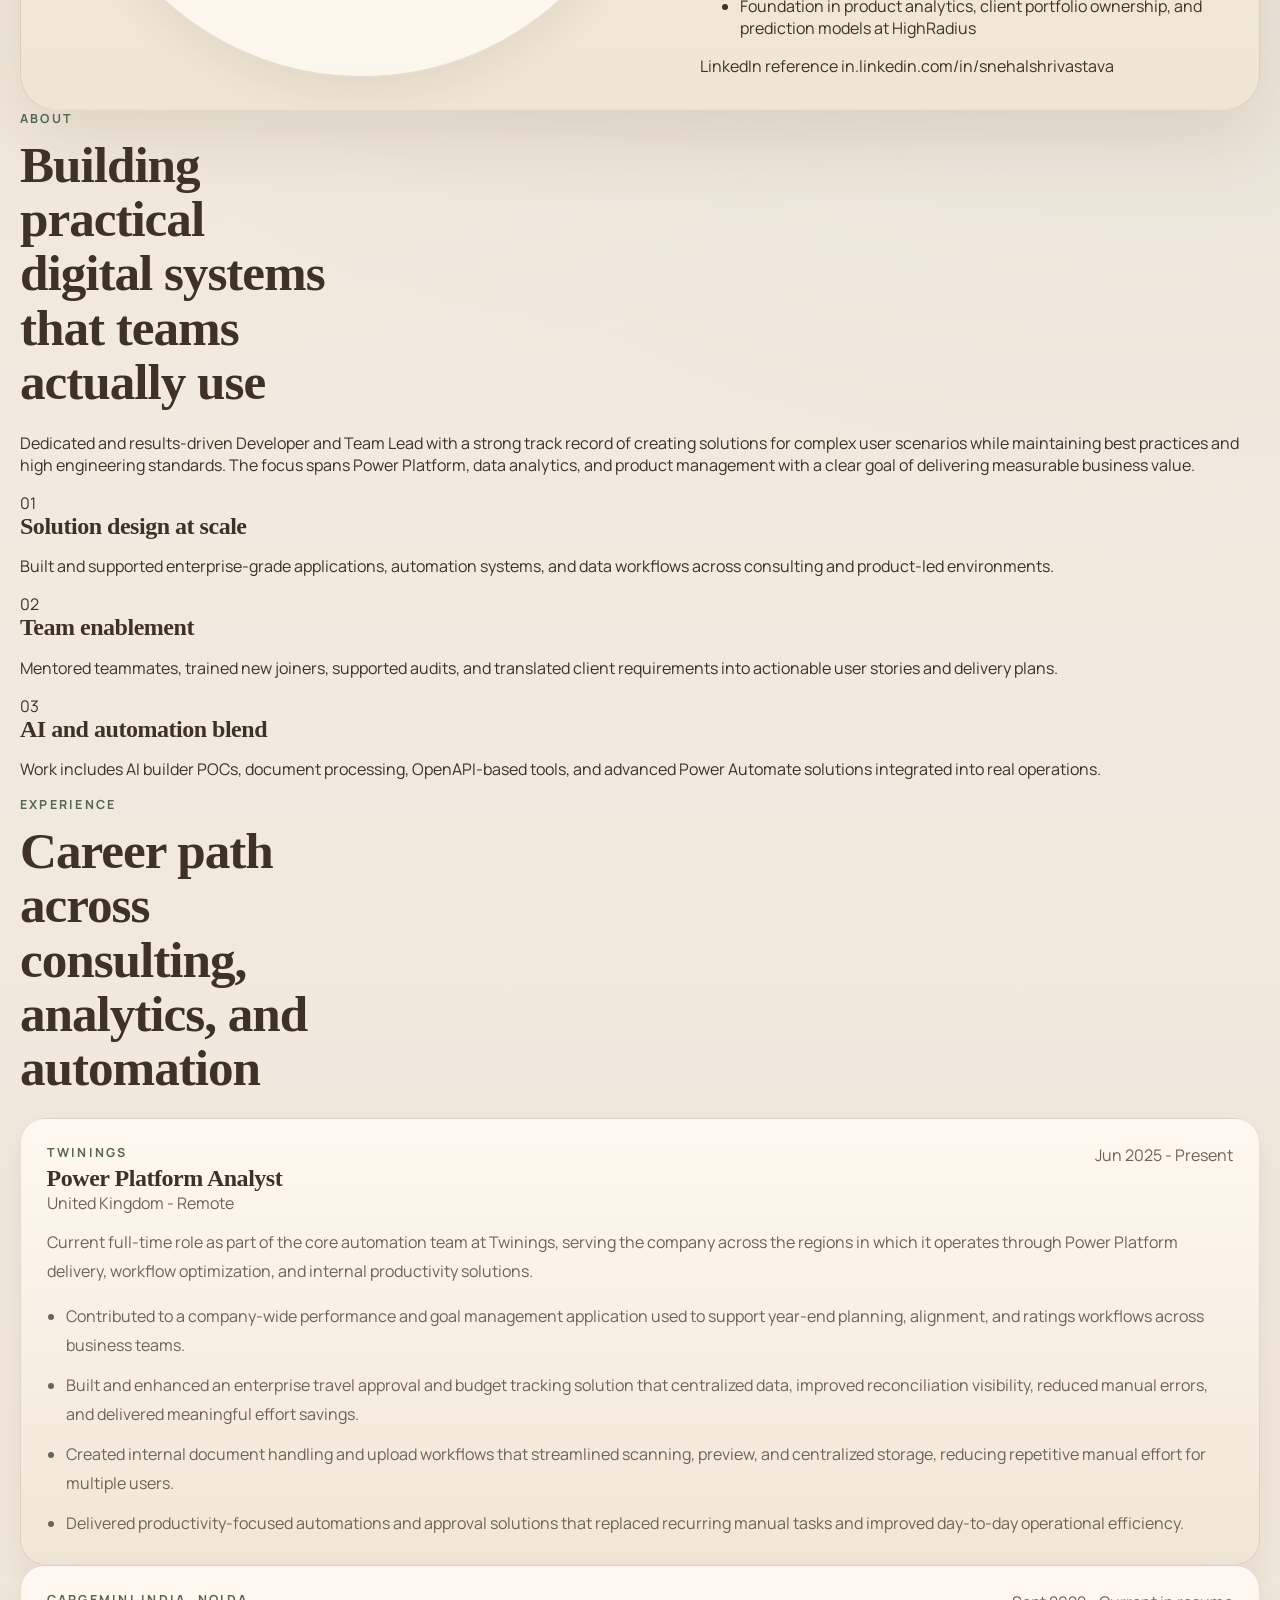
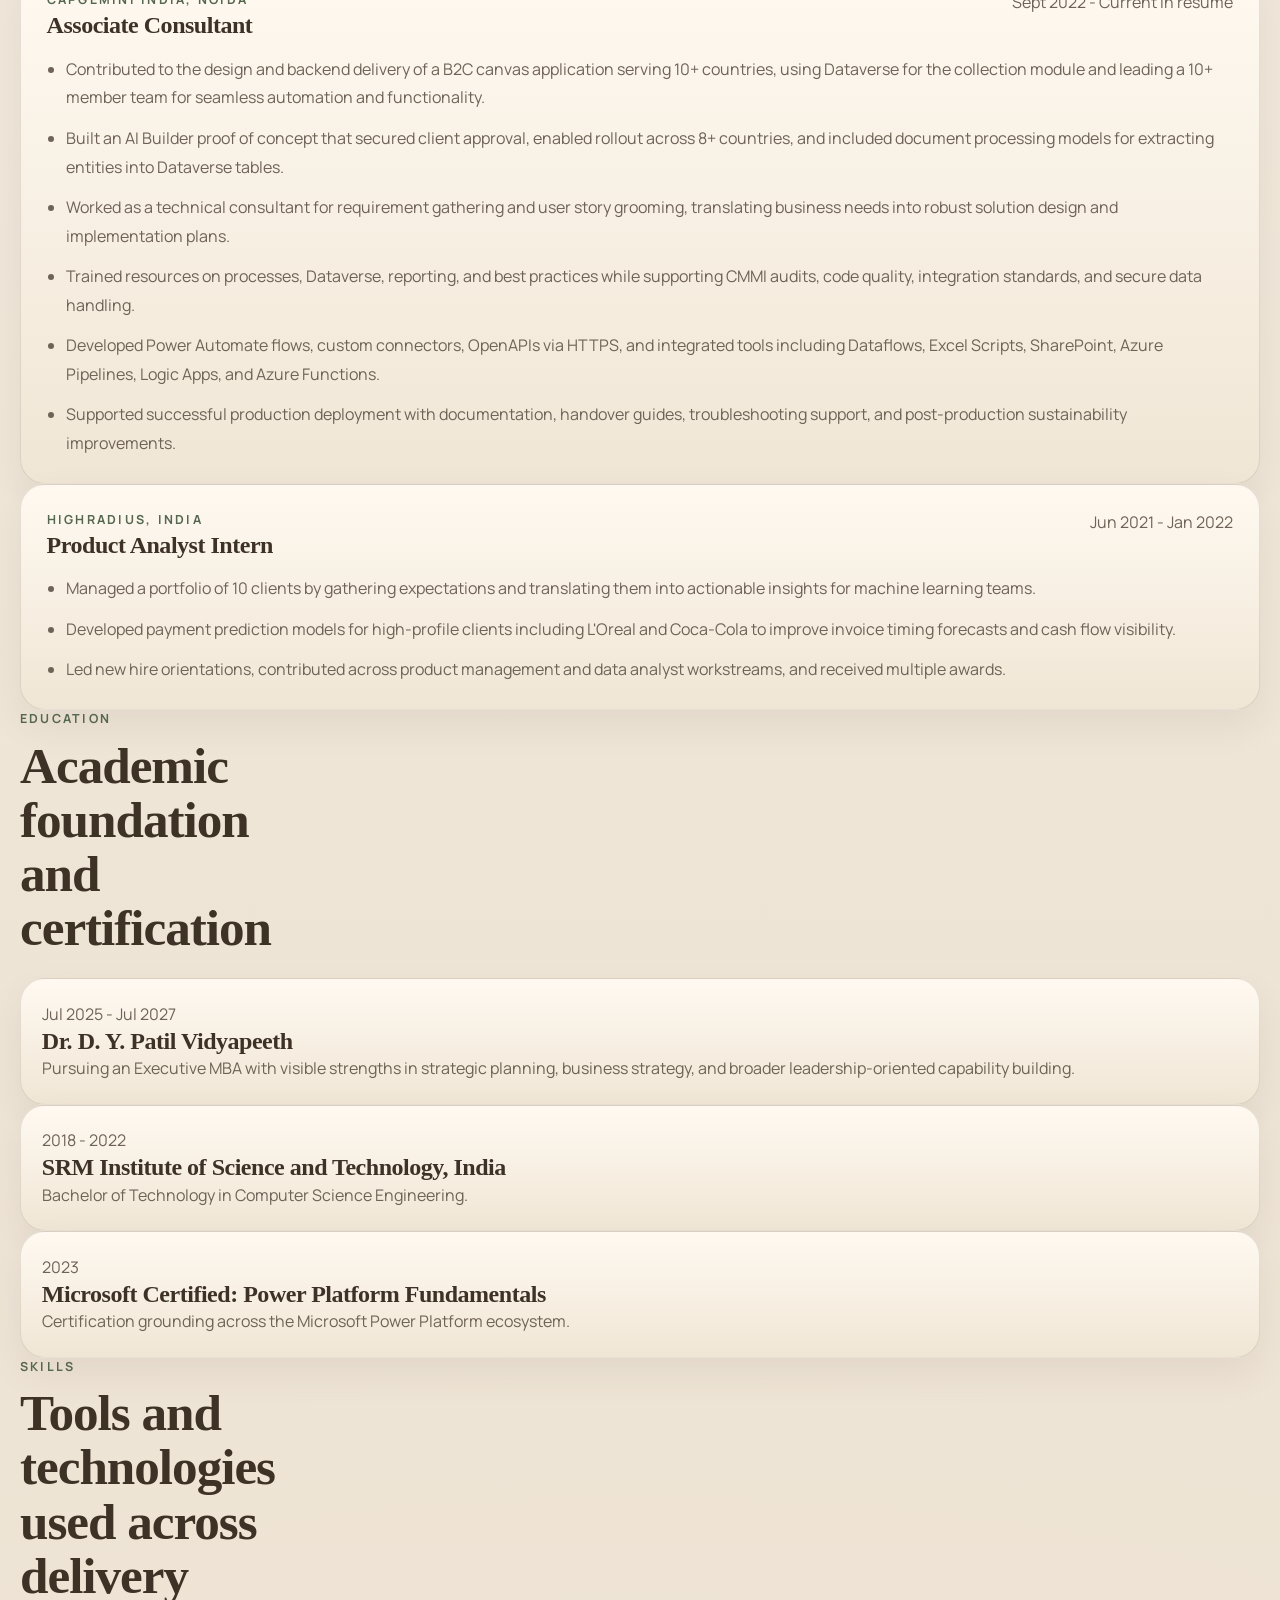
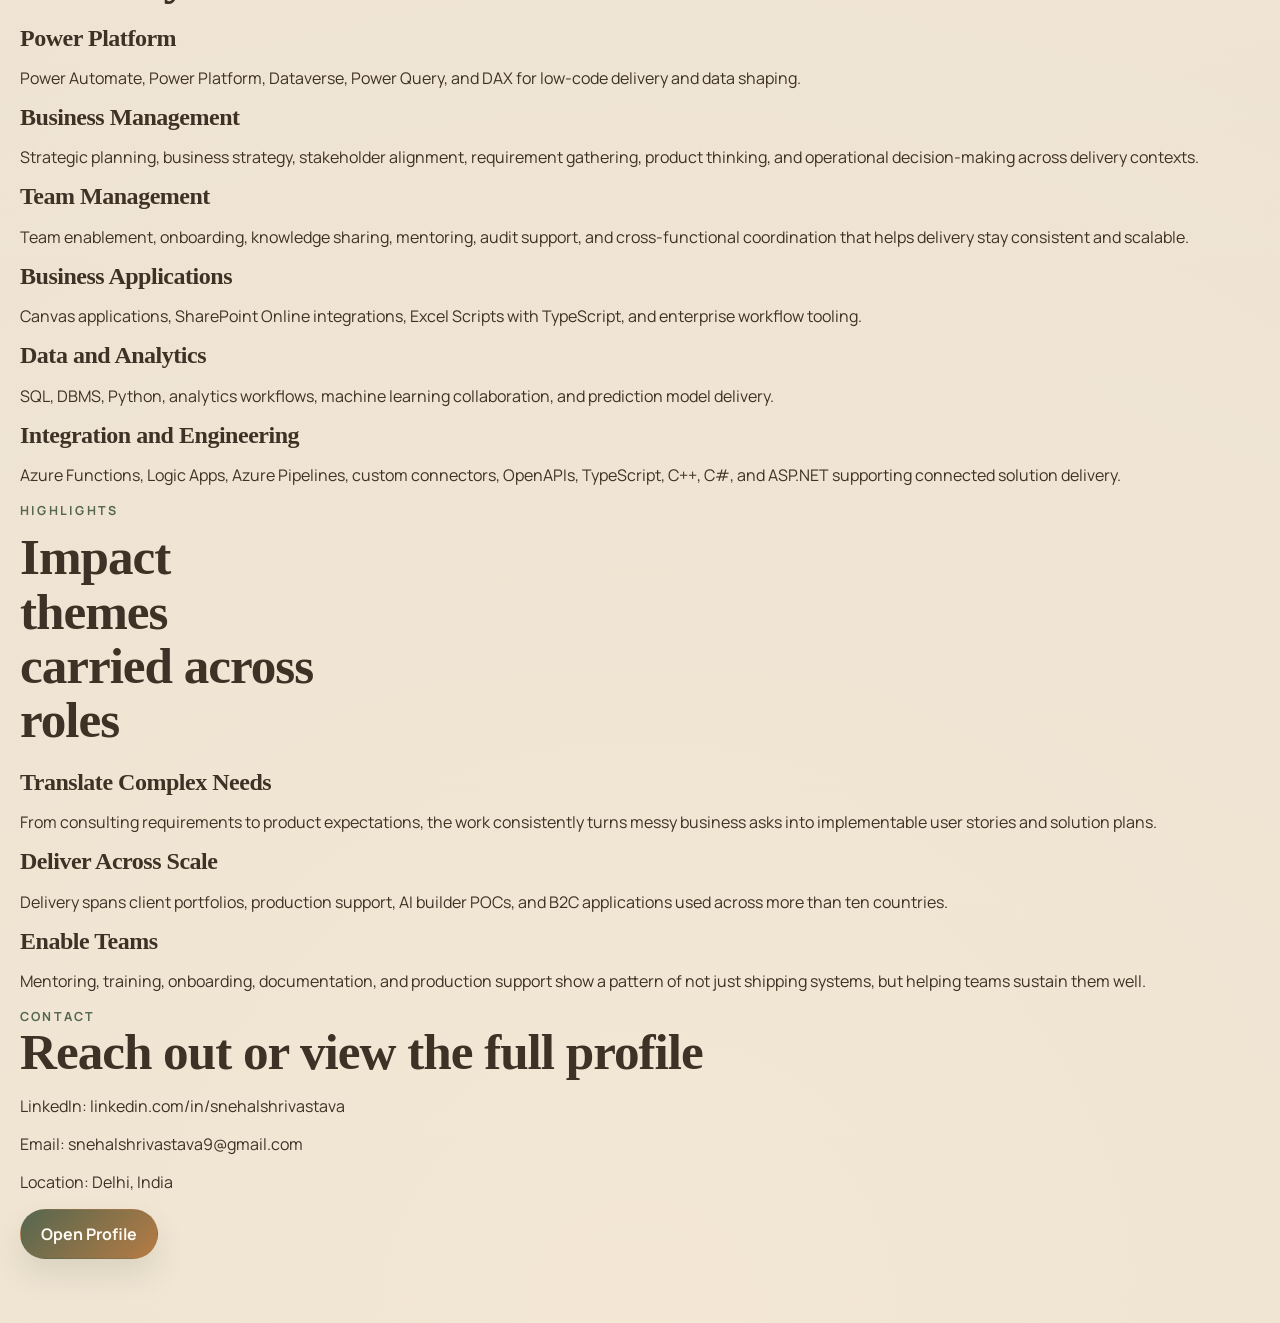
<file: index.clone.html>
<!DOCTYPE html>
<html lang="en">
<head>
    <meta charset="UTF-8">
    <meta name="viewport" content="width=device-width, initial-scale=1.0">
    <title>Snehal Shrivastava | Power Platform Portfolio</title>
    <link rel="preconnect" href="https://fonts.googleapis.com">
    <link rel="preconnect" href="https://fonts.gstatic.com" crossorigin>
    <link href="https://fonts.googleapis.com/css2?family=Space+Grotesk:wght@400;500;700&family=Manrope:wght@400;500;700&display=swap" rel="stylesheet">
    <link rel="stylesheet" href="style.css">
</head>
<body>
    <div class="page-shell">
        <div class="hero-mesh"></div>
        <div class="hero-gridlines"></div>
        <div class="starfield"></div>
        <div class="aurora aurora-one"></div>
        <div class="aurora aurora-two"></div>
        <div class="light-column light-column-one"></div>
        <div class="light-column light-column-two"></div>
        <div class="ambient ambient-one"></div>
        <div class="ambient ambient-two"></div>
        <div class="ambient ambient-three"></div>

        <header class="hero" id="top">
            <nav class="topbar">
                <a class="brand" href="#top">SS</a>
                <div class="nav-links">
                    <a href="#about">About</a>
                    <a href="#experience">Experience</a>
                    <a href="#education">Education</a>
                    <a href="#expertise">Skills</a>
                    <a href="#highlights">Highlights</a>
                    <a href="#contact">Contact</a>
                </div>
            </nav>

            <div class="hero-grid">
                <div class="hero-copy reveal">
                    <p class="eyebrow">Power Platform Portfolio</p>
                    <h1>Snehal Shrivastava</h1>
                    <p class="hero-subtitle">Developer and Team Lead shaping Power Platform, data analytics, and product-led solutions across enterprise delivery environments.</p>
                    <p class="hero-note">Current experience includes Power Platform Analyst work at Twinings from June 2025 onward, built on earlier delivery experience across Capgemini and HighRadius in automation, analytics, AI, and business process transformation.</p>

                    <div class="hero-actions">
                        <a class="button button-primary" href="https://in.linkedin.com/in/snehalshrivastava" target="_blank" rel="noreferrer">View LinkedIn</a>
                        <a class="button button-secondary" href="#experience">Explore Experience</a>
                    </div>

                    <div class="hero-stats">
                        <div class="stat-card reveal">
                            <span class="stat-number" data-count="3">0</span>
                            <span class="stat-label">Career Stages</span>
                        </div>
                        <div class="stat-card reveal">
                            <span class="stat-number" data-count="15">0</span>
                            <span class="stat-label">Countries Delivered</span>
                        </div>
                        <div class="stat-card reveal">
                            <span class="stat-number" data-count="15">0</span>
                            <span class="stat-label">Core Skills</span>
                        </div>
                    </div>
                </div>

                <aside class="profile-panel reveal">
                    <div class="panel-glow"></div>
                    <div class="portrait-shell">
                        <div class="portrait-rings"></div>
                        <div class="portrait-rings portrait-rings-secondary"></div>
                        <div class="portrait-frame">
                            <img class="profile-image" src="profile-picture.png" alt="Illustrated portrait of Snehal Shrivastava at a workspace desk">
                        </div>
                    </div>
                    <div class="profile-caption">
                        <p class="panel-kicker">Profile Snapshot</p>
                        <h2>Power Platform Specialist</h2>
                        <ul class="snapshot-list">
                            <li>Current role: Power Platform Analyst at Twinings, United Kingdom remote</li>
                            <li>Capgemini experience includes B2C applications for 10+ countries</li>
                            <li>AI builder POC, document processing, and automation delivery across enterprise teams</li>
                            <li>Foundation in product analytics, client portfolio ownership, and prediction models at HighRadius</li>
                        </ul>
                        <div class="profile-link">
                            <span>LinkedIn reference</span>
                            <a href="https://in.linkedin.com/in/snehalshrivastava" target="_blank" rel="noreferrer">in.linkedin.com/in/snehalshrivastava</a>
                        </div>
                    </div>
                </aside>
            </div>
        </header>

        <main>
            <section class="section reveal" id="about">
                <div class="section-heading">
                    <p class="eyebrow">About</p>
                    <h2>Building practical digital systems that teams actually use</h2>
                </div>
                <div class="about-grid">
                    <p class="lead">Dedicated and results-driven Developer and Team Lead with a strong track record of creating solutions for complex user scenarios while maintaining best practices and high engineering standards. The focus spans Power Platform, data analytics, and product management with a clear goal of delivering measurable business value.</p>
                    <div class="about-card">
                        <span class="card-index">01</span>
                        <h3>Solution design at scale</h3>
                        <p>Built and supported enterprise-grade applications, automation systems, and data workflows across consulting and product-led environments.</p>
                    </div>
                    <div class="about-card">
                        <span class="card-index">02</span>
                        <h3>Team enablement</h3>
                        <p>Mentored teammates, trained new joiners, supported audits, and translated client requirements into actionable user stories and delivery plans.</p>
                    </div>
                    <div class="about-card">
                        <span class="card-index">03</span>
                        <h3>AI and automation blend</h3>
                        <p>Work includes AI builder POCs, document processing, OpenAPI-based tools, and advanced Power Automate solutions integrated into real operations.</p>
                    </div>
                </div>
            </section>

            <section class="section reveal" id="experience">
                <div class="section-heading">
                    <p class="eyebrow">Experience</p>
                    <h2>Career path across consulting, analytics, and automation</h2>
                </div>
                <div class="experience-card reveal">
                    <div class="experience-meta">
                        <p class="experience-company">Twinings</p>
                        <p class="experience-date">Jun 2025 - Present</p>
                    </div>
                    <h3>Power Platform Analyst</h3>
                    <p class="experience-location">United Kingdom - Remote</p>
                    <p class="experience-summary">Current full-time role as part of the core automation team at Twinings, serving the company across the regions in which it operates through Power Platform delivery, workflow optimization, and internal productivity solutions.</p>
                    <ul class="experience-list">
                        <li>Contributed to a company-wide performance and goal management application used to support year-end planning, alignment, and ratings workflows across business teams.</li>
                        <li>Built and enhanced an enterprise travel approval and budget tracking solution that centralized data, improved reconciliation visibility, reduced manual errors, and delivered meaningful effort savings.</li>
                        <li>Created internal document handling and upload workflows that streamlined scanning, preview, and centralized storage, reducing repetitive manual effort for multiple users.</li>
                        <li>Delivered productivity-focused automations and approval solutions that replaced recurring manual tasks and improved day-to-day operational efficiency.</li>
                    </ul>
                </div>
                <div class="experience-card reveal">
                    <div class="experience-meta">
                        <p class="experience-company">Capgemini India, Noida</p>
                        <p class="experience-date">Sept 2022 - Current in resume</p>
                    </div>
                    <h3>Associate Consultant</h3>
                    <ul class="experience-list">
                        <li>Contributed to the design and backend delivery of a B2C canvas application serving 10+ countries, using Dataverse for the collection module and leading a 10+ member team for seamless automation and functionality.</li>
                        <li>Built an AI Builder proof of concept that secured client approval, enabled rollout across 8+ countries, and included document processing models for extracting entities into Dataverse tables.</li>
                        <li>Worked as a technical consultant for requirement gathering and user story grooming, translating business needs into robust solution design and implementation plans.</li>
                        <li>Trained resources on processes, Dataverse, reporting, and best practices while supporting CMMI audits, code quality, integration standards, and secure data handling.</li>
                        <li>Developed Power Automate flows, custom connectors, OpenAPIs via HTTPS, and integrated tools including Dataflows, Excel Scripts, SharePoint, Azure Pipelines, Logic Apps, and Azure Functions.</li>
                        <li>Supported successful production deployment with documentation, handover guides, troubleshooting support, and post-production sustainability improvements.</li>
                    </ul>
                </div>
                <div class="experience-card reveal">
                    <div class="experience-meta">
                        <p class="experience-company">HighRadius, India</p>
                        <p class="experience-date">Jun 2021 - Jan 2022</p>
                    </div>
                    <h3>Product Analyst Intern</h3>
                    <ul class="experience-list">
                        <li>Managed a portfolio of 10 clients by gathering expectations and translating them into actionable insights for machine learning teams.</li>
                        <li>Developed payment prediction models for high-profile clients including L'Oreal and Coca-Cola to improve invoice timing forecasts and cash flow visibility.</li>
                        <li>Led new hire orientations, contributed across product management and data analyst workstreams, and received multiple awards.</li>
                    </ul>
                </div>
            </section>

            <section class="section reveal" id="education">
                <div class="section-heading">
                    <p class="eyebrow">Education</p>
                    <h2>Academic foundation and certification</h2>
                </div>
                <div class="education-grid">
                    <article class="education-card reveal">
                        <p class="card-index">Jul 2025 - Jul 2027</p>
                        <h3>Dr. D. Y. Patil Vidyapeeth</h3>
                        <p>Pursuing an Executive MBA with visible strengths in strategic planning, business strategy, and broader leadership-oriented capability building.</p>
                    </article>
                    <article class="education-card reveal">
                        <p class="card-index">2018 - 2022</p>
                        <h3>SRM Institute of Science and Technology, India</h3>
                        <p>Bachelor of Technology in Computer Science Engineering.</p>
                    </article>
                    <article class="education-card reveal">
                        <p class="card-index">2023</p>
                        <h3>Microsoft Certified: Power Platform Fundamentals</h3>
                        <p>Certification grounding across the Microsoft Power Platform ecosystem.</p>
                    </article>
                </div>
            </section>

            <section class="section reveal" id="expertise">
                <div class="section-heading">
                    <p class="eyebrow">Skills</p>
                    <h2>Tools and technologies used across delivery</h2>
                </div>
                <div class="expertise-grid">
                    <article class="expertise-card reveal">
                        <h3>Power Platform</h3>
                        <p>Power Automate, Power Platform, Dataverse, Power Query, and DAX for low-code delivery and data shaping.</p>
                    </article>
                    <article class="expertise-card reveal">
                        <h3>Business Management</h3>
                        <p>Strategic planning, business strategy, stakeholder alignment, requirement gathering, product thinking, and operational decision-making across delivery contexts.</p>
                    </article>
                    <article class="expertise-card reveal">
                        <h3>Team Management</h3>
                        <p>Team enablement, onboarding, knowledge sharing, mentoring, audit support, and cross-functional coordination that helps delivery stay consistent and scalable.</p>
                    </article>
                    <article class="expertise-card reveal">
                        <h3>Business Applications</h3>
                        <p>Canvas applications, SharePoint Online integrations, Excel Scripts with TypeScript, and enterprise workflow tooling.</p>
                    </article>
                    <article class="expertise-card reveal">
                        <h3>Data and Analytics</h3>
                        <p>SQL, DBMS, Python, analytics workflows, machine learning collaboration, and prediction model delivery.</p>
                    </article>
                    <article class="expertise-card reveal">
                        <h3>Integration and Engineering</h3>
                        <p>Azure Functions, Logic Apps, Azure Pipelines, custom connectors, OpenAPIs, TypeScript, C++, C#, and ASP.NET supporting connected solution delivery.</p>
                    </article>
                </div>
            </section>

            <section class="section reveal" id="highlights">
                <div class="section-heading">
                    <p class="eyebrow">Highlights</p>
                    <h2>Impact themes carried across roles</h2>
                </div>
                <div class="timeline">
                    <div class="timeline-item reveal">
                        <span class="timeline-dot"></span>
                        <div>
                            <h3>Translate Complex Needs</h3>
                            <p>From consulting requirements to product expectations, the work consistently turns messy business asks into implementable user stories and solution plans.</p>
                        </div>
                    </div>
                    <div class="timeline-item reveal">
                        <span class="timeline-dot"></span>
                        <div>
                            <h3>Deliver Across Scale</h3>
                            <p>Delivery spans client portfolios, production support, AI builder POCs, and B2C applications used across more than ten countries.</p>
                        </div>
                    </div>
                    <div class="timeline-item reveal">
                        <span class="timeline-dot"></span>
                        <div>
                            <h3>Enable Teams</h3>
                            <p>Mentoring, training, onboarding, documentation, and production support show a pattern of not just shipping systems, but helping teams sustain them well.</p>
                        </div>
                    </div>
                </div>
            </section>

            <section class="section contact-section reveal" id="contact">
                <div class="contact-card">
                    <p class="eyebrow">Contact</p>
                    <h2>Reach out or view the full profile</h2>
                    <p>LinkedIn: <a href="https://www.linkedin.com/in/snehalshrivastava" target="_blank" rel="noreferrer">linkedin.com/in/snehalshrivastava</a></p>
                    <p>Email: <a href="mailto:snehalshrivastava9@gmail.com">snehalshrivastava9@gmail.com</a></p>
                    <p>Location: Delhi, India</p>
                    <a class="button button-primary" href="https://www.linkedin.com/in/snehalshrivastava" target="_blank" rel="noreferrer">Open Profile</a>
                </div>
            </section>
        </main>
    </div>

    <script src="script.js"></script>
</body>
</html>
</file>
<file: style.css>
:root {
    --header-width: min(1240px, calc(100% - 2rem));
    --header-offset: 7.4rem;
    --bg: #f6f0e6;
    --bg-deep: #eadfcf;
    --wash-one: rgba(180, 124, 67, 0.16);
    --wash-two: rgba(86, 96, 74, 0.14);
    --wash-three: rgba(244, 232, 213, 0.9);
    --text: #3e3126;
    --muted: #6f6257;
    --accent: #55674f;
    --accent-strong: #b67b44;
    --accent-soft: #efe2ce;
    --button-text: #fffaf3;
    --nav-bg: rgba(255, 250, 242, 0.82);
    --hero-top: #fffaf4;
    --hero-bottom: #efe5d4;
    --card-top: #fff9f1;
    --card-bottom: #f0e6d5;
    --card-muted-top: #f8f1e6;
    --card-muted-bottom: #ece1d0;
    --featured-top: #fff7ee;
    --featured-bottom: #e9dbc8;
    --contact-top: rgba(84, 67, 52, 0.96);
    --contact-bottom: rgba(67, 52, 40, 0.98);
    --contact-text: #f8efe3;
    --contact-muted: rgba(248, 239, 227, 0.82);
    --contact-button-bg: rgba(255, 255, 255, 0.08);
    --contact-button-border: rgba(255, 255, 255, 0.16);
    --border: rgba(94, 76, 58, 0.14);
    --border-strong: rgba(94, 76, 58, 0.24);
    --shadow: 0 30px 70px rgba(92, 70, 50, 0.12);
    --shadow-soft: 0 16px 36px rgba(92, 70, 50, 0.08);
    --toggle-bg: rgba(236, 226, 209, 0.92);
    --toggle-icon: #796854;
    --toggle-thumb: #fff8ef;
    --toggle-ring: rgba(94, 76, 58, 0.12);
    --grain-opacity: 0.08;
}

:root[data-mode="dark"] {
    --bg: #15110e;
    --bg-deep: #221b17;
    --wash-one: rgba(214, 160, 96, 0.12);
    --wash-two: rgba(144, 160, 122, 0.1);
    --wash-three: rgba(38, 31, 26, 0.78);
    --text: #f2e6d8;
    --muted: #ccb79f;
    --accent: #b2c39a;
    --accent-strong: #d79b64;
    --accent-soft: #241d18;
    --button-text: #17110d;
    --nav-bg: rgba(26, 21, 18, 0.88);
    --hero-top: #241c17;
    --hero-bottom: #1b1612;
    --card-top: #27201b;
    --card-bottom: #1d1814;
    --card-muted-top: #2c231d;
    --card-muted-bottom: #1f1915;
    --featured-top: #2e231c;
    --featured-bottom: #201a15;
    --contact-top: rgba(44, 36, 30, 0.98);
    --contact-bottom: rgba(27, 21, 18, 1);
    --contact-text: #f5e8d9;
    --contact-muted: rgba(245, 232, 217, 0.8);
    --contact-button-bg: rgba(255, 255, 255, 0.08);
    --contact-button-border: rgba(255, 255, 255, 0.16);
    --border: rgba(240, 221, 198, 0.12);
    --border-strong: rgba(240, 221, 198, 0.24);
    --shadow: 0 30px 70px rgba(0, 0, 0, 0.34);
    --shadow-soft: 0 16px 36px rgba(0, 0, 0, 0.24);
    --toggle-bg: rgba(49, 39, 32, 0.96);
    --toggle-icon: #dcc4a7;
    --toggle-thumb: #f2dcc0;
    --toggle-ring: rgba(255, 243, 224, 0.1);
    --grain-opacity: 0.06;
}

* {
    box-sizing: border-box;
}

html {
    scroll-behavior: smooth;
}

body {
    margin: 0;
    min-height: 100vh;
    color: var(--text);
    font-family: "Manrope", sans-serif;
    background:
        radial-gradient(circle at 0% 4%, var(--wash-one), transparent 30%),
        radial-gradient(circle at 90% 12%, var(--wash-two), transparent 26%),
        radial-gradient(circle at 50% 100%, var(--wash-three), transparent 32%),
        linear-gradient(180deg, var(--bg) 0%, var(--bg-deep) 100%);
    overflow-x: hidden;
}

a {
    color: inherit;
    text-decoration: none;
}

img {
    max-width: 100%;
    display: block;
}

button,
a {
    -webkit-tap-highlight-color: transparent;
}

.grain-layer {
    position: fixed;
    inset: 0;
    pointer-events: none;
    opacity: var(--grain-opacity);
    background-image: radial-gradient(rgba(62, 49, 38, 0.5) 0.5px, transparent 0.5px);
    background-size: 8px 8px;
    mix-blend-mode: multiply;
}

.page-shell {
    position: relative;
    width: min(1240px, calc(100% - 2rem));
    margin: 0 auto;
    padding: var(--header-offset) 0 4rem;
}

.page-shell::before,
.page-shell::after {
    content: "";
    position: fixed;
    border-radius: 50%;
    pointer-events: none;
    filter: blur(28px);
    opacity: 0.38;
    z-index: -1;
}

.page-shell::before {
    top: 8rem;
    left: -7rem;
    width: 18rem;
    height: 18rem;
    background: radial-gradient(circle, var(--wash-one), transparent 70%);
    animation: drift-one 18s ease-in-out infinite;
}

.page-shell::after {
    right: -8rem;
    top: 28rem;
    width: 22rem;
    height: 22rem;
    background: radial-gradient(circle, var(--wash-two), transparent 70%);
    animation: drift-two 22s ease-in-out infinite;
}

.page-header,
.page-content {
    display: grid;
    gap: 1.2rem;
}

.header-shell {
    position: fixed;
    inset: 0 0 auto 0;
    z-index: 20;
    padding-top: 1rem;
}

.topbar {
    width: var(--header-width);
    margin: 0 auto;
    display: flex;
    align-items: center;
    justify-content: space-between;
    gap: 1rem;
    padding: 1rem 1.15rem;
    border: 1px solid var(--border);
    border-radius: 999px;
    background: var(--nav-bg);
    box-shadow: var(--shadow-soft);
    backdrop-filter: blur(16px);
}

#about,
#experience,
#expertise,
#education,
#highlights,
#contact,
#top {
    scroll-margin-top: calc(var(--header-offset) + 1rem);
}

.brand {
    display: inline-flex;
    align-items: center;
    gap: 0.9rem;
    min-width: 0;
}

.brand-mark {
    display: inline-grid;
    place-items: center;
    width: 3.1rem;
    height: 3.1rem;
    border-radius: 1rem;
    background: linear-gradient(135deg, var(--accent) 0%, var(--accent-strong) 100%);
    color: var(--button-text);
    font-family: "Fraunces", serif;
    font-size: 1.1rem;
    font-weight: 700;
    box-shadow: 0 14px 30px rgba(85, 103, 79, 0.16);
}

.brand-copy {
    display: grid;
    gap: 0.2rem;
}

.brand-copy strong {
    font-size: 0.96rem;
    font-weight: 700;
}

.brand-copy span {
    font-size: 0.82rem;
    color: var(--muted);
}

.nav-links,
.nav-actions {
    display: flex;
    align-items: center;
    gap: 0.9rem;
    flex-wrap: wrap;
}

.nav-links {
    justify-content: center;
}

.nav-links a {
    font-size: 0.94rem;
    color: var(--muted);
    transition: color 180ms ease;
}

.nav-links a:hover,
.nav-links a:focus-visible {
    color: var(--text);
}

.pill-link,
.button {
    display: inline-flex;
    align-items: center;
    justify-content: center;
    min-height: 3rem;
    padding: 0.8rem 1.25rem;
    border-radius: 999px;
    font-weight: 700;
    border: 1px solid transparent;
    transition: transform 180ms ease, background 180ms ease, border-color 180ms ease, color 180ms ease;
}

.pill-link:hover,
.pill-link:focus-visible,
.button:hover,
.button:focus-visible {
    transform: translateY(-2px);
}

.pill-link,
.button-secondary,
.button-tertiary {
    background: linear-gradient(180deg, var(--card-top), var(--card-bottom));
    border-color: var(--border);
    color: var(--text);
}

.button-primary {
    background: linear-gradient(135deg, var(--accent) 0%, var(--accent-strong) 100%);
    color: var(--button-text);
    box-shadow: 0 16px 30px rgba(85, 103, 79, 0.14);
}

.button-tertiary {
    background: transparent;
}

.mode-toggle {
    padding: 0;
    border: 0;
    background: transparent;
    cursor: pointer;
}

.mode-toggle-rail {
    position: relative;
    display: flex;
    align-items: center;
    justify-content: space-between;
    width: 5rem;
    height: 3rem;
    padding: 0 0.8rem;
    border-radius: 999px;
    border: 1px solid var(--border);
    background: var(--toggle-bg);
    box-shadow: inset 0 0 0 1px var(--toggle-ring);
}

.mode-toggle-icon {
    display: inline-grid;
    place-items: center;
    width: 1rem;
    height: 1rem;
    color: var(--toggle-icon);
    transition: opacity 180ms ease, color 180ms ease;
}

.mode-toggle-icon svg {
    width: 100%;
    height: 100%;
    stroke: currentColor;
    fill: none;
    stroke-width: 1.9;
    stroke-linecap: round;
    stroke-linejoin: round;
}

.mode-toggle-thumb {
    position: absolute;
    top: 0.25rem;
    left: 0.25rem;
    width: 2.1rem;
    height: 2.1rem;
    border-radius: 50%;
    background: linear-gradient(180deg, var(--toggle-thumb), var(--card-top));
    box-shadow: 0 10px 20px rgba(0, 0, 0, 0.12);
    transition: transform 220ms ease, background 220ms ease;
}

.mode-toggle[data-mode="dark"] .mode-toggle-thumb {
    transform: translateX(2rem);
}

.mode-toggle[data-mode="dark"] .mode-toggle-icon-sun,
.mode-toggle:not([data-mode="dark"]) .mode-toggle-icon-moon {
    opacity: 0.38;
}

.mode-toggle:focus-visible .mode-toggle-rail {
    outline: 2px solid var(--accent-strong);
    outline-offset: 2px;
}

.hero,
.section-card,
.contact-banner {
    position: relative;
    overflow: hidden;
    border: 1px solid var(--border);
    box-shadow: var(--shadow);
}

.hero,
.section-card {
    border-radius: 2.2rem;
    background: linear-gradient(180deg, var(--hero-top), var(--hero-bottom));
}

.hero {
    display: grid;
    grid-template-columns: minmax(0, 1.08fr) minmax(320px, 0.92fr);
    gap: 1.8rem;
    padding: 2rem;
}

.hero::before,
.section-card::before,
.contact-banner::before {
    content: "";
    position: absolute;
    inset: 0 auto auto 0;
    width: 100%;
    height: 1px;
    background: linear-gradient(90deg, transparent, var(--border-strong), transparent);
}

.hero-copy {
    display: grid;
    align-content: center;
    gap: 1.2rem;
}

.eyebrow,
.note-label,
.experience-company,
.education-date {
    margin: 0;
    color: var(--accent);
    font-size: 0.78rem;
    font-weight: 700;
    letter-spacing: 0.18em;
    text-transform: uppercase;
}

h1,
h2,
h3 {
    margin: 0;
    font-family: "Fraunces", serif;
    line-height: 1.06;
    letter-spacing: -0.02em;
}

h1 {
    max-width: 9.5ch;
    font-size: clamp(3.3rem, 8vw, 6rem);
}

h2 {
    font-size: clamp(2rem, 4vw, 3.35rem);
}

h3 {
    font-size: 1.5rem;
}

.hero-lead,
.story-copy p,
.note-card p,
.experience-summary,
.experience-list,
.skill-card p,
.education-card p,
.highlight-card p,
.contact-copy p,
.summary-list {
    margin: 0;
    color: var(--muted);
    line-height: 1.8;
}

.hero-actions {
    display: flex;
    flex-wrap: wrap;
    gap: 0.9rem;
}

.hero-points {
    display: grid;
    grid-template-columns: repeat(2, minmax(0, 1fr));
    gap: 1rem;
}

.point-card,
.note-card,
.metric-card,
.experience-card,
.skill-card,
.education-card,
.highlight-card,
.hero-summary-card {
    background: linear-gradient(180deg, var(--card-top), var(--card-bottom));
    border: 1px solid var(--border);
    border-radius: 1.55rem;
    box-shadow: var(--shadow-soft);
}

.point-card,
.note-card,
.skill-card,
.education-card,
.highlight-card {
    padding: 1.3rem;
}

.point-card h2 {
    font-size: 1.3rem;
}

.hero-visual {
    display: grid;
    gap: 1rem;
    align-content: center;
}

.hero-image-wrap {
    position: relative;
    min-height: 100%;
    padding: 1rem;
    border-radius: 2rem;
    background: linear-gradient(180deg, var(--card-muted-top), var(--card-muted-bottom));
    border: 1px solid var(--border);
    overflow: hidden;
}

.hero-image-wrap::before {
    content: "";
    position: absolute;
    inset: -18%;
    background:
        conic-gradient(from 90deg, transparent 0deg, rgba(255, 255, 255, 0.18) 70deg, transparent 130deg, transparent 360deg);
    opacity: 0.32;
    animation: halo-spin 20s linear infinite;
}

.hero-image-backdrop {
    position: absolute;
    inset: 8% 10%;
    border-radius: 45% 55% 52% 48%;
    background:
        radial-gradient(circle at 30% 30%, var(--wash-two), transparent 42%),
        radial-gradient(circle at 70% 70%, var(--wash-one), transparent 38%);
    animation: slow-breathe 14s ease-in-out infinite;
}

.hero-image-card {
    position: relative;
    z-index: 1;
    margin: 0;
    overflow: hidden;
    isolation: isolate;
    border-radius: 1.8rem;
    background: linear-gradient(180deg, var(--featured-top), var(--featured-bottom));
    aspect-ratio: 0.95;
    animation: portrait-sway 10s ease-in-out infinite;
}

.hero-image-card::before {
    content: "";
    position: absolute;
    inset: 0;
    z-index: 2;
    background:
        linear-gradient(115deg, transparent 18%, rgba(255, 255, 255, 0.18) 45%, transparent 62%);
    transform: translateX(-130%);
    mix-blend-mode: screen;
    animation: light-sweep 9s ease-in-out infinite;
}

.hero-image-card::after {
    content: "";
    position: absolute;
    inset: auto 1rem 1rem auto;
    width: 7rem;
    height: 7rem;
    border-radius: 50%;
    background: radial-gradient(circle, rgba(255, 255, 255, 0.18), transparent 68%);
    filter: blur(10px);
    opacity: 0.45;
    z-index: 1;
}

.hero-image-card img {
    position: relative;
    z-index: 0;
    width: 100%;
    height: 100%;
    object-fit: cover;
    transform-origin: center 24%;
    animation: portrait-breathe 10s ease-in-out infinite;
}

.hero-summary-card {
    padding: 1.4rem;
}

.hero-summary-card h2 {
    margin-top: 0.45rem;
    font-size: 2rem;
}

.summary-list {
    margin-top: 1rem;
    padding-left: 1.2rem;
}

.summary-list li + li,
.experience-list li + li {
    margin-top: 0.72rem;
}

.metrics-grid {
    display: grid;
    grid-template-columns: repeat(3, minmax(0, 1fr));
    gap: 1rem;
}

.metric-card {
    padding: 1.4rem 1.5rem;
    text-align: center;
}

.metric-value {
    display: block;
    font-family: "Fraunces", serif;
    font-size: clamp(2.4rem, 5vw, 3.2rem);
    color: var(--accent);
}

.metric-label {
    color: var(--muted);
    font-size: 0.94rem;
}

.section-card {
    padding: 1.8rem;
}

.section-heading {
    display: grid;
    gap: 0.7rem;
    margin-bottom: 1.4rem;
}

.section-heading h2 {
    max-width: 12ch;
}

.story-layout,
.split-section {
    display: grid;
    gap: 1.2rem;
}

.story-layout {
    grid-template-columns: minmax(0, 1.18fr) minmax(280px, 0.82fr);
    align-items: start;
}

.story-copy {
    display: grid;
    gap: 1.1rem;
}

.story-notes {
    display: grid;
    gap: 1rem;
}

.experience-grid {
    display: grid;
    gap: 1rem;
}

.experience-card {
    padding: 1.6rem;
}

.experience-card-featured {
    background:
        radial-gradient(circle at 100% 0%, var(--wash-one), transparent 34%),
        linear-gradient(180deg, var(--featured-top), var(--featured-bottom));
}

.experience-meta {
    display: flex;
    align-items: start;
    justify-content: space-between;
    gap: 1rem;
    flex-wrap: wrap;
}

.experience-date,
.experience-location {
    margin: 0;
    color: var(--muted);
}

.experience-summary {
    margin-top: 0.9rem;
}

.experience-list {
    margin-top: 1rem;
    padding-left: 1.2rem;
}

.split-section {
    grid-template-columns: minmax(0, 1.05fr) minmax(300px, 0.95fr);
}

.skills-grid,
.highlights-grid {
    display: grid;
    gap: 1rem;
}

.skills-grid {
    grid-template-columns: repeat(2, minmax(0, 1fr));
}

.skill-card-primary {
    grid-column: span 2;
    background:
        radial-gradient(circle at 100% 0%, var(--wash-two), transparent 30%),
        linear-gradient(180deg, var(--featured-top), var(--featured-bottom));
}

.education-stack {
    display: grid;
    gap: 1rem;
}

.highlights-grid {
    grid-template-columns: repeat(3, minmax(0, 1fr));
}

.contact-banner {
    display: grid;
    grid-template-columns: minmax(0, 1.2fr) auto;
    gap: 1.4rem;
    align-items: center;
    padding: 1.8rem;
    border-radius: 2.2rem;
    background: linear-gradient(180deg, var(--contact-top), var(--contact-bottom));
}

.contact-copy h2,
.contact-copy p {
    color: var(--contact-text);
}

.contact-copy p {
    color: var(--contact-muted);
}

.contact-copy a {
    text-decoration: underline;
    text-underline-offset: 0.18rem;
}

.contact-actions {
    display: flex;
    flex-wrap: wrap;
    gap: 0.9rem;
    justify-content: flex-end;
}

.contact-actions .button-secondary {
    background: var(--contact-button-bg);
    border-color: var(--contact-button-border);
    color: var(--contact-text);
}

.reveal {
    opacity: 0;
    transform: translateY(28px);
    transition: opacity 700ms ease, transform 700ms ease;
}

.reveal.is-visible {
    opacity: 1;
    transform: translateY(0);
}

@keyframes drift-one {
    0%,
    100% {
        transform: translate3d(0, 0, 0) scale(1);
    }
    50% {
        transform: translate3d(1rem, -1.4rem, 0) scale(1.06);
    }
}

@keyframes drift-two {
    0%,
    100% {
        transform: translate3d(0, 0, 0) scale(1);
    }
    50% {
        transform: translate3d(-1rem, 1.1rem, 0) scale(1.04);
    }
}

@keyframes slow-breathe {
    0%,
    100% {
        transform: scale(1) rotate(0deg);
    }
    50% {
        transform: scale(1.05) rotate(5deg);
    }
}

@keyframes gentle-float {
    0%,
    100% {
        transform: translateY(0);
    }
    50% {
        transform: translateY(-10px);
    }
}

@keyframes portrait-sway {
    0%,
    100% {
        transform: rotate(-1.1deg) translateY(0);
    }
    50% {
        transform: rotate(1.1deg) translateY(-8px);
    }
}

@keyframes portrait-breathe {
    0%,
    100% {
        transform: scale(1.02) translate3d(0, 0, 0);
    }
    35% {
        transform: scale(1.06) translate3d(-0.5%, -1.2%, 0);
    }
    70% {
        transform: scale(1.04) translate3d(0.8%, 0.6%, 0);
    }
}

@keyframes light-sweep {
    0%,
    100% {
        transform: translateX(-130%);
        opacity: 0;
    }
    18% {
        opacity: 0;
    }
    34% {
        opacity: 1;
    }
    48% {
        transform: translateX(130%);
        opacity: 0.92;
    }
    60% {
        opacity: 0;
    }
}

@keyframes halo-spin {
    from {
        transform: rotate(0deg);
    }
    to {
        transform: rotate(360deg);
    }
}

@media (max-width: 1120px) {
    .topbar {
        border-radius: 2rem;
    }

    .hero,
    .story-layout,
    .split-section,
    .contact-banner {
        grid-template-columns: 1fr;
    }

    .contact-actions {
        justify-content: flex-start;
    }
}

@media (max-width: 920px) {
    .topbar {
        align-items: stretch;
        flex-direction: column;
    }

    .nav-links {
        justify-content: flex-start;
    }

    .nav-actions {
        justify-content: space-between;
    }

    .hero-points,
    .metrics-grid,
    .highlights-grid {
        grid-template-columns: 1fr;
    }
}

@media (max-width: 720px) {
    .header-shell {
        position: static;
        width: min(100% - 1rem, 1240px);
        margin: 0 auto;
        padding-top: 1rem;
    }

    .page-shell {
        width: min(100% - 1rem, 1240px);
    }

    .hero,
    .section-card,
    .contact-banner {
        padding: 1.3rem;
        border-radius: 1.6rem;
    }

    .topbar {
        width: 100%;
        border-radius: 1.6rem;
    }

    .skills-grid {
        grid-template-columns: 1fr;
    }

    .skill-card-primary {
        grid-column: auto;
    }

    .hero-actions,
    .contact-actions {
        flex-direction: column;
        align-items: stretch;
    }

    .button,
    .pill-link {
        width: 100%;
    }
}

@media (prefers-reduced-motion: reduce) {
    html {
        scroll-behavior: auto;
    }

    *,
    *::before,
    *::after {
        animation: none !important;
        transition: none !important;
    }

    .reveal {
        opacity: 1;
        transform: none;
    }
}
</file>
<file: style-graphite.css>
:root {
    --bg: #dfdfdf;
    --bg-deep: #cfcfcf;
    --surface: rgba(255, 255, 255, 0.8);
    --surface-strong: rgba(245, 245, 245, 0.94);
    --line: rgba(100, 99, 99, 0.16);
    --line-strong: rgba(100, 99, 99, 0.28);
    --text: #0c0c0c;
    --muted: #646363;
    --accent: #0c0c0c;
    --accent-strong: #646363;
    --accent-soft: #ffffff;
    --shadow: 0 22px 60px rgba(12, 12, 12, 0.08);
    --panel-top: rgba(255, 255, 255, 0.96);
    --panel-bottom: rgba(245, 245, 245, 0.9);
    --card-top: rgba(248, 248, 248, 0.94);
    --card-bottom: rgba(232, 232, 232, 0.9);
    --toggle-bg: rgba(255, 255, 255, 0.72);
    --toggle-hover: rgba(255, 255, 255, 0.92);
    --toggle-track-top: rgba(255, 255, 255, 0.92);
    --toggle-track-bottom: rgba(230, 230, 230, 0.92);
}

:root[data-mode="dark"] {
    --bg: #0c0c0c;
    --bg-deep: #050505;
    --surface: rgba(24, 24, 24, 0.84);
    --surface-strong: rgba(15, 15, 15, 0.96);
    --line: rgba(223, 223, 223, 0.1);
    --line-strong: rgba(223, 223, 223, 0.18);
    --text: #dfdfdf;
    --muted: #a4a4a4;
    --accent: #dfdfdf;
    --accent-strong: #646363;
    --accent-soft: #1b1b1b;
    --shadow: 0 22px 60px rgba(0, 0, 0, 0.4);
    --panel-top: rgba(28, 28, 28, 0.94);
    --panel-bottom: rgba(15, 15, 15, 0.92);
    --card-top: rgba(26, 26, 26, 0.92);
    --card-bottom: rgba(12, 12, 12, 0.9);
    --toggle-bg: rgba(22, 22, 22, 0.82);
    --toggle-hover: rgba(32, 32, 32, 0.92);
    --toggle-track-top: rgba(40, 40, 40, 0.94);
    --toggle-track-bottom: rgba(18, 18, 18, 0.94);
}

* {
    box-sizing: border-box;
}

html {
    scroll-behavior: smooth;
}

body {
    margin: 0;
    min-height: 100vh;
    color: var(--text);
    font-family: "Manrope", sans-serif;
    background:
        radial-gradient(circle at 14% 16%, rgba(255, 255, 255, 0.7), transparent 22%),
        radial-gradient(circle at 84% 14%, rgba(160, 160, 160, 0.15), transparent 20%),
        radial-gradient(circle at 50% 84%, rgba(211, 210, 209, 0.52), transparent 18%),
        linear-gradient(180deg, #f6f6f6 0%, #dfdfdf 34%, #d3d3d3 70%, #c5c5c5 100%);
    overflow-x: hidden;
}

:root[data-mode="dark"] body {
    background:
        radial-gradient(circle at 14% 16%, rgba(100, 99, 99, 0.14), transparent 22%),
        radial-gradient(circle at 84% 14%, rgba(223, 223, 223, 0.08), transparent 20%),
        radial-gradient(circle at 50% 84%, rgba(27, 27, 27, 0.72), transparent 18%),
        linear-gradient(180deg, #050505 0%, #0c0c0c 34%, #151515 70%, #202020 100%);
}

a {
    color: inherit;
    text-decoration: none;
}

.scene {
    position: relative;
    min-height: 100vh;
    isolation: isolate;
}

.cursor-aura {
    position: fixed;
    width: 24rem;
    height: 24rem;
    left: 0;
    top: 0;
    border-radius: 50%;
    pointer-events: none;
    z-index: -1;
    opacity: 0.25;
    background: radial-gradient(circle, rgba(182, 132, 73, 0.12), transparent 62%);
    transform: translate3d(-50%, -50%, 0);
    transition: opacity 220ms ease;
}

.noise-layer,
.grid-plane,
.energy,
.beam,
.pulse-net {
    position: fixed;
    inset: 0;
    pointer-events: none;
}

.noise-layer {
    z-index: -5;
    opacity: 0.04;
    background-image: radial-gradient(rgba(85, 103, 79, 0.22) 0.45px, transparent 0.45px);
    background-size: 6px 6px;
    mix-blend-mode: soft-light;
}

.grid-plane {
    z-index: -4;
    opacity: 0.35;
    background-image:
        linear-gradient(rgba(85, 103, 79, 0.035) 1px, transparent 1px),
        linear-gradient(90deg, rgba(85, 103, 79, 0.035) 1px, transparent 1px);
    background-size: 74px 74px;
    mask-image: radial-gradient(circle at center, black 34%, transparent 90%);
}

.energy {
    z-index: -3;
    filter: blur(34px);
    mix-blend-mode: multiply;
    opacity: 0.16;
}

.energy-a {
    background:
        radial-gradient(circle at 20% 20%, rgba(182, 132, 73, 0.18), transparent 18%),
        radial-gradient(circle at 78% 12%, rgba(85, 103, 79, 0.12), transparent 16%);
    animation: driftGlow 16s ease-in-out infinite;
}

.energy-b {
    background:
        radial-gradient(circle at 74% 72%, rgba(85, 103, 79, 0.12), transparent 16%),
        radial-gradient(circle at 36% 62%, rgba(229, 220, 203, 0.28), transparent 12%);
    animation: driftGlow 22s ease-in-out infinite reverse;
}

.beam {
    z-index: -2;
    inset: auto;
    width: 22rem;
    height: 56rem;
    border-radius: 999px;
    filter: blur(18px);
    opacity: 0.18;
}

.beam-a {
    top: -10rem;
    left: 14%;
    background: linear-gradient(180deg, rgba(85, 103, 79, 0.12), rgba(85, 103, 79, 0));
    transform: rotate(10deg);
    animation: beamSweep 18s ease-in-out infinite;
}

.beam-b {
    right: 8%;
    top: 6rem;
    background: linear-gradient(180deg, rgba(182, 132, 73, 0.14), rgba(182, 132, 73, 0));
    transform: rotate(-12deg);
    animation: beamSweep 22s ease-in-out infinite reverse;
}

.pulse-net {
    z-index: -2;
    inset: auto;
    width: 52rem;
    height: 14rem;
    border-radius: 999px;
    filter: blur(42px);
    opacity: 0.14;
    mix-blend-mode: multiply;
}

.pulse-net-a {
    top: 8%;
    left: -14rem;
    background: linear-gradient(90deg, rgba(85, 103, 79, 0), rgba(85, 103, 79, 0.24), rgba(182, 132, 73, 0.18), rgba(249, 244, 234, 0));
    transform: rotate(-10deg);
    animation: netWave 16s ease-in-out infinite;
}

.pulse-net-b {
    right: -18rem;
    bottom: 12%;
    background: linear-gradient(90deg, rgba(249, 244, 234, 0), rgba(229, 220, 203, 0.24), rgba(182, 132, 73, 0.16), rgba(249, 244, 234, 0));
    transform: rotate(11deg);
    animation: netWave 20s ease-in-out infinite reverse;
}

.panel {
    position: relative;
    background:
        linear-gradient(180deg, var(--panel-top), var(--panel-bottom)),
        var(--surface);
    border: 1px solid var(--line);
    box-shadow: var(--shadow);
    backdrop-filter: blur(18px);
    overflow: hidden;
}

.panel::before {
    content: "";
    position: absolute;
    inset: 0 0 auto 0;
    height: 1px;
    background: linear-gradient(90deg, transparent, rgba(85, 103, 79, 0.32), transparent);
}

.panel::after {
    content: "";
    position: absolute;
    top: 1rem;
    right: 1rem;
    width: 4.25rem;
    height: 4.25rem;
    border-radius: 50%;
    background: radial-gradient(circle, rgba(182, 132, 73, 0.07), transparent 70%);
    filter: blur(8px);
    pointer-events: none;
}

.masthead,
.content-shell {
    width: min(1200px, calc(100% - 2rem));
    margin: 0 auto;
}

.masthead {
    padding: 1.25rem 0 3rem;
}

.topnav {
    display: grid;
    grid-template-columns: auto auto 1fr;
    gap: 1rem;
    align-items: center;
    padding: 1rem 1.15rem;
    border-radius: 999px;
}

.brand-mark {
    display: inline-grid;
    place-items: center;
    width: 3rem;
    height: 3rem;
    border-radius: 1rem;
    background: linear-gradient(135deg, var(--accent), var(--accent-strong), var(--accent-soft));
    color: #f9f4ea;
    font-family: "Space Grotesk", sans-serif;
    font-weight: 700;
    box-shadow: 0 10px 26px rgba(85, 103, 79, 0.12);
}

.topnav-meta {
    display: flex;
    gap: 0.9rem;
    flex-wrap: wrap;
    color: var(--muted);
    font-size: 0.92rem;
}

.topnav-links {
    display: flex;
    justify-content: flex-end;
    gap: 1.1rem;
    flex-wrap: wrap;
    color: var(--muted);
}

.mode-toggle {
    justify-self: end;
    width: 5.25rem;
    height: 3rem;
    padding: 0.25rem;
    border-radius: 999px;
    border: 1px solid var(--line);
    background: var(--toggle-bg);
    color: var(--text);
    cursor: pointer;
    transition: transform 180ms ease, background 180ms ease, border-color 180ms ease;
}

.mode-toggle:hover,
.mode-toggle:focus-visible {
    transform: translateY(-2px);
    background: var(--toggle-hover);
}

.mode-toggle-track {
    display: flex;
    align-items: center;
    width: 100%;
    height: 100%;
    padding: 0.18rem;
    border-radius: 999px;
    background: linear-gradient(135deg, var(--toggle-track-top), var(--toggle-track-bottom));
}

.mode-toggle-thumb {
    display: flex;
    align-items: center;
    justify-content: space-between;
    width: 2.25rem;
    height: 2.25rem;
    padding: 0 0.38rem;
    border-radius: 50%;
    background: linear-gradient(135deg, var(--accent), var(--accent-strong));
    color: #fffaf3;
    box-shadow: 0 8px 18px rgba(85, 103, 79, 0.18);
    transform: translateX(0);
    transition: transform 220ms ease, background 220ms ease, box-shadow 220ms ease;
}

.mode-icon {
    display: inline-grid;
    place-items: center;
    width: 0.9rem;
    font-size: 0.9rem;
    line-height: 1;
}

.mode-icon-moon {
    opacity: 0.32;
}

.mode-toggle[data-mode="dark"] .mode-toggle-thumb {
    transform: translateX(2.05rem);
    background: linear-gradient(135deg, var(--accent-strong), var(--accent));
    box-shadow: 0 8px 18px rgba(0, 0, 0, 0.28);
}

.mode-toggle[data-mode="dark"] .mode-icon-sun {
    opacity: 0.32;
}

.mode-toggle[data-mode="dark"] .mode-icon-moon {
    opacity: 1;
}

.topnav-links a:hover,
.topnav-links a:focus-visible {
    color: var(--text);
    text-shadow: 0 0 10px rgba(182, 132, 73, 0.16);
}

.hero-layout {
    display: grid;
    grid-template-columns: minmax(0, 1.15fr) minmax(320px, 0.85fr);
    gap: 1.25rem;
    margin-top: 1.4rem;
    align-items: stretch;
}

.hero-main,
.identity-card {
    border-radius: 2rem;
}

.hero-main {
    padding: 2rem;
}

.eyebrow-row {
    display: flex;
    flex-wrap: wrap;
    gap: 0.8rem;
    align-items: center;
}

.eyebrow,
.section-tag p {
    margin: 0;
    font-size: 0.78rem;
    letter-spacing: 0.18em;
    text-transform: uppercase;
    color: var(--accent);
    font-weight: 700;
}

.status-pill {
    display: inline-flex;
    align-items: center;
    min-height: 2rem;
    padding: 0.4rem 0.8rem;
    border-radius: 999px;
    border: 1px solid rgba(100, 244, 255, 0.18);
    background: rgba(100, 244, 255, 0.05);
    color: var(--text);
    font-size: 0.84rem;
}

h1,
h2,
h3 {
    margin: 0;
    font-family: "Space Grotesk", sans-serif;
    line-height: 1.04;
}

h1 {
    margin-top: 1rem;
    font-size: clamp(3.3rem, 8vw, 6.6rem);
    max-width: 7ch;
    text-shadow: 0 0 16px rgba(182, 132, 73, 0.08);
}

.hero-subtitle {
    margin: 1.15rem 0 0;
    max-width: 40rem;
    font-size: clamp(1.15rem, 2vw, 1.4rem);
    color: #4d443f;
}

.hero-note,
.lead-copy,
.micro-card p,
.experience-list,
.experience-summary,
.education-node p,
.skill-block p,
.highlight-card p,
.contact-layout p,
.snapshot-list,
.profile-link,
.topnav-meta {
    line-height: 1.78;
    color: var(--muted);
}

.hero-note {
    margin-top: 1rem;
    max-width: 44rem;
}

.cta-row {
    display: flex;
    flex-wrap: wrap;
    gap: 0.9rem;
    margin-top: 1.8rem;
}

.button {
    display: inline-flex;
    align-items: center;
    justify-content: center;
    min-height: 3.1rem;
    padding: 0.8rem 1.25rem;
    border-radius: 999px;
    border: 1px solid transparent;
    font-weight: 700;
    transition: transform 180ms ease, box-shadow 180ms ease, border-color 180ms ease;
}

.button:hover,
.button:focus-visible {
    transform: translateY(-2px);
}

.button-primary {
    background: linear-gradient(135deg, var(--accent), var(--accent-strong));
    color: #ffffff;
    box-shadow: 0 12px 30px rgba(85, 103, 79, 0.14);
}

.button-secondary {
    border-color: rgba(85, 103, 79, 0.16);
    background: rgba(249, 244, 234, 0.82);
}

.stat-strip {
    display: grid;
    grid-template-columns: repeat(3, minmax(0, 1fr));
    gap: 0.9rem;
    margin-top: 2rem;
}

.stat-tile {
    padding: 1rem;
    border-radius: 1.25rem;
    border: 1px solid rgba(85, 103, 79, 0.08);
    background: linear-gradient(180deg, var(--card-top), var(--card-bottom));
}

.stat-number {
    display: block;
    font-family: "Space Grotesk", sans-serif;
    font-size: 2rem;
    font-weight: 700;
    color: var(--accent);
    text-shadow: none;
}

.stat-label {
    color: var(--muted);
    font-size: 0.92rem;
}

.identity-card {
    padding: 1.5rem;
    background:
        linear-gradient(180deg, var(--panel-top), var(--panel-bottom)),
        var(--surface-strong);
}

.identity-frame {
    position: relative;
    display: grid;
    place-items: center;
    min-height: 25rem;
}

.identity-orbit {
    position: absolute;
    width: min(24rem, 92%);
    aspect-ratio: 1;
    border-radius: 48% 52% 50% 50%;
    border: 1px solid rgba(85, 103, 79, 0.14);
    box-shadow:
        0 0 0 1rem rgba(85, 103, 79, 0.025),
        0 0 0 2rem rgba(229, 220, 203, 0.28);
    animation: rotateOrbit 18s linear infinite;
}

.identity-orbit-secondary {
    width: min(20rem, 76%);
    border-color: rgba(125, 255, 189, 0.18);
    animation-duration: 13s;
    animation-direction: reverse;
}

.portrait-card {
    position: relative;
    width: min(22rem, 100%);
    aspect-ratio: 1;
    padding: 0.75rem;
    border-radius: 2rem;
    background:
        linear-gradient(135deg, rgba(100, 244, 255, 0.95), rgba(92, 136, 255, 0.76), rgba(125, 255, 189, 0.72));
    box-shadow:
        0 24px 90px rgba(0, 0, 0, 0.4),
        0 0 40px rgba(182, 132, 73, 0.08);
    animation: portraitHover 8s ease-in-out infinite;
}

.profile-image {
    display: block;
    width: 100%;
    height: 100%;
    object-fit: cover;
    border-radius: 1.55rem;
}

.identity-copy {
    margin-top: 1.4rem;
}

.identity-copy h2 {
    margin-top: 0.35rem;
    font-size: clamp(1.8rem, 4vw, 2.5rem);
}

.snapshot-list {
    margin: 1.25rem 0 0;
    padding-left: 1.1rem;
}

.snapshot-list li + li {
    margin-top: 0.72rem;
}

.profile-link {
    display: grid;
    gap: 0.3rem;
    margin-top: 1.5rem;
}

.profile-link a {
    color: var(--text);
    word-break: break-word;
}

.content-shell {
    padding-bottom: 5rem;
}

.section-grid {
    display: grid;
    grid-template-columns: 88px minmax(0, 1fr);
    gap: 1rem;
    align-items: start;
    margin-bottom: 1rem;
}

.section-tag {
    position: sticky;
    top: 1rem;
    display: grid;
    gap: 0.45rem;
    align-content: start;
    padding-top: 0.6rem;
}

.section-tag span {
    display: inline-grid;
    place-items: center;
    width: 3.4rem;
    height: 3.4rem;
    border-radius: 1rem;
    border: 1px solid var(--line);
    background: rgba(249, 244, 234, 0.9);
    color: var(--text);
    font-family: "Space Grotesk", sans-serif;
    font-weight: 700;
}

.section-panel {
    border-radius: 1.8rem;
    padding: 1.5rem;
}

.section-heading {
    display: grid;
    gap: 0.7rem;
    margin-bottom: 1.3rem;
}

.section-heading h2 {
    font-size: clamp(2rem, 4vw, 3.3rem);
    max-width: 14ch;
}

.about-layout,
.education-layout,
.skills-layout {
    display: grid;
    gap: 1rem;
}

.about-layout {
    grid-template-columns: 1.1fr repeat(3, minmax(0, 1fr));
}

.lead-copy {
    padding: 1.2rem 1rem 0 0;
    font-size: 1.05rem;
}

.micro-card,
.education-node,
.skill-block,
.highlight-card,
.experience-node {
    position: relative;
    padding: 1.25rem;
    border-radius: 1.35rem;
    border: 1px solid rgba(85, 103, 79, 0.08);
    background: linear-gradient(180deg, var(--card-top), var(--card-bottom));
    overflow: hidden;
}

.micro-card::before,
.education-node::before,
.skill-block::before,
.highlight-card::before,
.experience-node::before {
    content: "";
    position: absolute;
    inset: 0;
    background: linear-gradient(120deg, transparent 0%, rgba(182, 132, 73, 0.06) 45%, transparent 100%);
    transform: translateX(-100%);
    animation: cardSweep 11s linear infinite;
}

.card-index {
    display: inline-block;
    margin-bottom: 0.9rem;
    color: var(--accent);
    font-family: "Space Grotesk", sans-serif;
    font-weight: 700;
}

.micro-card h3,
.education-node h3,
.skill-block h3,
.highlight-card h3,
.experience-node h3 {
    margin-bottom: 0.75rem;
    font-size: 1.2rem;
}

.experience-stream {
    display: grid;
    gap: 1rem;
}

.experience-head {
    display: flex;
    justify-content: space-between;
    gap: 1rem;
    flex-wrap: wrap;
    align-items: start;
}

.experience-company {
    margin: 0 0 0.3rem;
    color: var(--accent);
    font-family: "Space Grotesk", sans-serif;
    font-weight: 700;
}

.experience-date,
.experience-location {
    margin: 0;
    color: var(--muted);
}

.experience-summary {
    margin: 0.75rem 0 0;
}

.experience-list {
    margin: 0.85rem 0 0;
    padding-left: 1.2rem;
}

.experience-list li + li {
    margin-top: 0.72rem;
}

.education-layout {
    grid-template-columns: repeat(3, minmax(0, 1fr));
}

.skills-layout {
    grid-template-columns: repeat(3, minmax(0, 1fr));
}

.highlight-rail {
    display: grid;
    gap: 1rem;
}

.highlight-card {
    display: grid;
    grid-template-columns: auto 1fr;
    gap: 1rem;
    align-items: start;
}

.signal-dot {
    width: 0.9rem;
    height: 0.9rem;
    margin-top: 0.35rem;
    border-radius: 50%;
    background: linear-gradient(135deg, var(--accent), var(--accent-strong));
    box-shadow: 0 0 0 0.45rem rgba(182, 132, 73, 0.08);
}

.contact-panel {
    background:
        linear-gradient(180deg, var(--panel-top), var(--panel-bottom)),
        var(--surface);
}

.contact-layout {
    display: grid;
    gap: 0.8rem;
    justify-items: start;
}

.contact-layout p {
    margin: 0;
}

.reveal {
    opacity: 0;
    transform: translateY(26px);
    transition: opacity 700ms ease, transform 700ms ease;
}

.reveal.is-visible {
    opacity: 1;
    transform: translateY(0);
}

@keyframes driftGlow {
    0%,
    100% {
        transform: translate3d(0, 0, 0) scale(1);
    }
    50% {
        transform: translate3d(0, -24px, 0) scale(1.04);
    }
}

@keyframes beamSweep {
    0%,
    100% {
        transform: translate3d(0, 0, 0) rotate(10deg) scaleY(1);
        opacity: 0.14;
    }
    50% {
        transform: translate3d(-1rem, 2rem, 0) rotate(4deg) scaleY(1.05);
        opacity: 0.24;
    }
}

@keyframes netWave {
    0%,
    100% {
        transform: translate3d(0, 0, 0) rotate(-10deg) scale(1);
        opacity: 0.26;
    }
    50% {
        transform: translate3d(2rem, 1.2rem, 0) rotate(-5deg) scale(1.08);
        opacity: 0.4;
    }
}

@keyframes rotateOrbit {
    from {
        transform: rotate(0deg) scale(1);
    }
    50% {
        transform: rotate(180deg) scale(1.03);
    }
    to {
        transform: rotate(360deg) scale(1);
    }
}

@keyframes portraitHover {
    0%,
    100% {
        transform: translateY(0) rotate(-1deg);
    }
    50% {
        transform: translateY(-10px) rotate(1deg);
    }
}

@keyframes cardSweep {
    0%,
    70%,
    100% {
        transform: translateX(-120%);
    }
    85% {
        transform: translateX(120%);
    }
}

@media (max-width: 1040px) {
    .hero-layout,
    .about-layout,
    .education-layout,
    .skills-layout {
        grid-template-columns: 1fr;
    }

    .lead-copy {
        padding: 0;
    }
}

@media (max-width: 820px) {
    .section-grid {
        grid-template-columns: 1fr;
    }

    .section-tag {
        position: static;
        grid-auto-flow: column;
        align-items: center;
        justify-content: start;
        padding-top: 0;
    }

    .topnav {
        grid-template-columns: 1fr;
        border-radius: 1.5rem;
    }

    .topnav-links {
        justify-content: flex-start;
    }

    .mode-toggle {
        justify-self: start;
    }

    .stat-strip {
        grid-template-columns: 1fr;
    }
}

@media (max-width: 640px) {
    .masthead,
    .content-shell {
        width: min(100% - 1rem, 1200px);
    }

    .hero-main,
    .identity-card,
    .section-panel {
        border-radius: 1.5rem;
        padding: 1.2rem;
    }

    .identity-frame {
        min-height: 18rem;
    }

    .highlight-card {
        grid-template-columns: 1fr;
    }
}

@media (prefers-reduced-motion: reduce) {
    html {
        scroll-behavior: auto;
    }

    *,
    *::before,
    *::after {
        animation: none !important;
        transition: none !important;
    }

    .reveal {
        opacity: 1;
        transform: none;
    }
}
</file>
<file: style-neutral.css>
:root {
    --bg: #f7f7f7;
    --bg-deep: #ececec;
    --surface: rgba(255, 255, 255, 0.82);
    --surface-strong: rgba(255, 255, 255, 0.95);
    --line: rgba(120, 120, 120, 0.12);
    --line-strong: rgba(120, 120, 120, 0.24);
    --text: #353535;
    --muted: #6d6d6d;
    --accent: #676767;
    --accent-strong: #8c8c8c;
    --accent-soft: #ffffff;
    --shadow: 0 20px 60px rgba(0, 0, 0, 0.08);
    --panel-top: rgba(255, 255, 255, 0.96);
    --panel-bottom: rgba(245, 245, 245, 0.9);
    --card-top: rgba(255, 255, 255, 0.94);
    --card-bottom: rgba(240, 240, 240, 0.9);
    --toggle-bg: rgba(255, 255, 255, 0.72);
    --toggle-hover: rgba(255, 255, 255, 0.92);
    --toggle-track-top: rgba(255, 255, 255, 0.92);
    --toggle-track-bottom: rgba(235, 235, 235, 0.92);
}

:root[data-mode="dark"] {
    --bg: #191919;
    --bg-deep: #0f0f0f;
    --surface: rgba(31, 31, 31, 0.82);
    --surface-strong: rgba(22, 22, 22, 0.94);
    --line: rgba(220, 220, 220, 0.1);
    --line-strong: rgba(220, 220, 220, 0.18);
    --text: #f3f3f3;
    --muted: #b0b0b0;
    --accent: #d6d6d6;
    --accent-strong: #a8a8a8;
    --accent-soft: #222222;
    --shadow: 0 20px 60px rgba(0, 0, 0, 0.28);
    --panel-top: rgba(34, 34, 34, 0.94);
    --panel-bottom: rgba(22, 22, 22, 0.92);
    --card-top: rgba(32, 32, 32, 0.92);
    --card-bottom: rgba(20, 20, 20, 0.9);
    --toggle-bg: rgba(28, 28, 28, 0.82);
    --toggle-hover: rgba(38, 38, 38, 0.92);
    --toggle-track-top: rgba(38, 38, 38, 0.94);
    --toggle-track-bottom: rgba(18, 18, 18, 0.94);
}

* {
    box-sizing: border-box;
}

html {
    scroll-behavior: smooth;
}

body {
    margin: 0;
    min-height: 100vh;
    color: var(--text);
    font-family: "Manrope", sans-serif;
    background:
        radial-gradient(circle at 14% 16%, rgba(255, 255, 255, 0.85), transparent 22%),
        radial-gradient(circle at 84% 14%, rgba(235, 235, 235, 0.8), transparent 20%),
        radial-gradient(circle at 50% 84%, rgba(220, 220, 220, 0.6), transparent 18%),
        linear-gradient(180deg, #ffffff 0%, #f7f7f7 34%, #f0f0f0 70%, #e6e6e6 100%);
    overflow-x: hidden;
}

:root[data-mode="dark"] body {
    background:
        radial-gradient(circle at 14% 16%, rgba(90, 90, 90, 0.18), transparent 22%),
        radial-gradient(circle at 84% 14%, rgba(60, 60, 60, 0.14), transparent 20%),
        radial-gradient(circle at 50% 84%, rgba(18, 18, 18, 0.76), transparent 18%),
        linear-gradient(180deg, #050505 0%, #0c0c0c 34%, #141414 70%, #1e1e1e 100%);
}

a {
    color: inherit;
    text-decoration: none;
}

.scene {
    position: relative;
    min-height: 100vh;
    isolation: isolate;
}

.cursor-aura {
    position: fixed;
    width: 24rem;
    height: 24rem;
    left: 0;
    top: 0;
    border-radius: 50%;
    pointer-events: none;
    z-index: -1;
    opacity: 0.25;
    background: radial-gradient(circle, rgba(120, 120, 120, 0.1), transparent 62%);
    transform: translate3d(-50%, -50%, 0);
    transition: opacity 220ms ease;
}

.noise-layer,
.grid-plane,
.energy,
.beam,
.pulse-net {
    position: fixed;
    inset: 0;
    pointer-events: none;
}

.noise-layer {
    z-index: -5;
    opacity: 0.04;
    background-image: radial-gradient(rgba(85, 103, 79, 0.22) 0.45px, transparent 0.45px);
    background-size: 6px 6px;
    mix-blend-mode: soft-light;
}

.grid-plane {
    z-index: -4;
    opacity: 0.35;
    background-image:
        linear-gradient(rgba(85, 103, 79, 0.035) 1px, transparent 1px),
        linear-gradient(90deg, rgba(85, 103, 79, 0.035) 1px, transparent 1px);
    background-size: 74px 74px;
    mask-image: radial-gradient(circle at center, black 34%, transparent 90%);
}

.energy {
    z-index: -3;
    filter: blur(34px);
    mix-blend-mode: multiply;
    opacity: 0.16;
}

.energy-a {
    background:
        radial-gradient(circle at 20% 20%, rgba(182, 132, 73, 0.18), transparent 18%),
        radial-gradient(circle at 78% 12%, rgba(85, 103, 79, 0.12), transparent 16%);
    animation: driftGlow 16s ease-in-out infinite;
}

.energy-b {
    background:
        radial-gradient(circle at 74% 72%, rgba(85, 103, 79, 0.12), transparent 16%),
        radial-gradient(circle at 36% 62%, rgba(229, 220, 203, 0.28), transparent 12%);
    animation: driftGlow 22s ease-in-out infinite reverse;
}

.beam {
    z-index: -2;
    inset: auto;
    width: 22rem;
    height: 56rem;
    border-radius: 999px;
    filter: blur(18px);
    opacity: 0.18;
}

.beam-a {
    top: -10rem;
    left: 14%;
    background: linear-gradient(180deg, rgba(85, 103, 79, 0.12), rgba(85, 103, 79, 0));
    transform: rotate(10deg);
    animation: beamSweep 18s ease-in-out infinite;
}

.beam-b {
    right: 8%;
    top: 6rem;
    background: linear-gradient(180deg, rgba(182, 132, 73, 0.14), rgba(182, 132, 73, 0));
    transform: rotate(-12deg);
    animation: beamSweep 22s ease-in-out infinite reverse;
}

.pulse-net {
    z-index: -2;
    inset: auto;
    width: 52rem;
    height: 14rem;
    border-radius: 999px;
    filter: blur(42px);
    opacity: 0.14;
    mix-blend-mode: multiply;
}

.pulse-net-a {
    top: 8%;
    left: -14rem;
    background: linear-gradient(90deg, rgba(85, 103, 79, 0), rgba(85, 103, 79, 0.24), rgba(182, 132, 73, 0.18), rgba(249, 244, 234, 0));
    transform: rotate(-10deg);
    animation: netWave 16s ease-in-out infinite;
}

.pulse-net-b {
    right: -18rem;
    bottom: 12%;
    background: linear-gradient(90deg, rgba(249, 244, 234, 0), rgba(229, 220, 203, 0.24), rgba(182, 132, 73, 0.16), rgba(249, 244, 234, 0));
    transform: rotate(11deg);
    animation: netWave 20s ease-in-out infinite reverse;
}

.panel {
    position: relative;
    background:
        linear-gradient(180deg, var(--panel-top), var(--panel-bottom)),
        var(--surface);
    border: 1px solid var(--line);
    box-shadow: var(--shadow);
    backdrop-filter: blur(18px);
    overflow: hidden;
}

.panel::before {
    content: "";
    position: absolute;
    inset: 0 0 auto 0;
    height: 1px;
    background: linear-gradient(90deg, transparent, rgba(85, 103, 79, 0.32), transparent);
}

.panel::after {
    content: "";
    position: absolute;
    top: 1rem;
    right: 1rem;
    width: 4.25rem;
    height: 4.25rem;
    border-radius: 50%;
    background: radial-gradient(circle, rgba(182, 132, 73, 0.07), transparent 70%);
    filter: blur(8px);
    pointer-events: none;
}

.masthead,
.content-shell {
    width: min(1200px, calc(100% - 2rem));
    margin: 0 auto;
}

.masthead {
    padding: 1.25rem 0 3rem;
}

.topnav {
    display: grid;
    grid-template-columns: auto auto 1fr;
    gap: 1rem;
    align-items: center;
    padding: 1rem 1.15rem;
    border-radius: 999px;
}

.brand-mark {
    display: inline-grid;
    place-items: center;
    width: 3rem;
    height: 3rem;
    border-radius: 1rem;
    background: linear-gradient(135deg, var(--accent), var(--accent-strong), var(--accent-soft));
    color: #ffffff;
    font-family: "Space Grotesk", sans-serif;
    font-weight: 700;
    box-shadow: 0 10px 26px rgba(0, 0, 0, 0.08);
}

.topnav-meta {
    display: flex;
    gap: 0.9rem;
    flex-wrap: wrap;
    color: var(--muted);
    font-size: 0.92rem;
}

.topnav-links {
    display: flex;
    justify-content: flex-end;
    gap: 1.1rem;
    flex-wrap: wrap;
    color: var(--muted);
}

.mode-toggle {
    justify-self: end;
    width: 5.25rem;
    height: 3rem;
    padding: 0.25rem;
    border-radius: 999px;
    border: 1px solid var(--line);
    background: var(--toggle-bg);
    color: var(--text);
    cursor: pointer;
    transition: transform 180ms ease, background 180ms ease, border-color 180ms ease;
}

.mode-toggle:hover,
.mode-toggle:focus-visible {
    transform: translateY(-2px);
    background: var(--toggle-hover);
}

.mode-toggle-track {
    display: flex;
    align-items: center;
    width: 100%;
    height: 100%;
    padding: 0.18rem;
    border-radius: 999px;
    background: linear-gradient(135deg, var(--toggle-track-top), var(--toggle-track-bottom));
}

.mode-toggle-thumb {
    display: flex;
    align-items: center;
    justify-content: space-between;
    width: 2.25rem;
    height: 2.25rem;
    padding: 0 0.38rem;
    border-radius: 50%;
    background: linear-gradient(135deg, var(--accent), var(--accent-strong));
    color: #ffffff;
    box-shadow: 0 8px 18px rgba(0, 0, 0, 0.12);
    transform: translateX(0);
    transition: transform 220ms ease, background 220ms ease, box-shadow 220ms ease;
}

.mode-icon {
    display: inline-grid;
    place-items: center;
    width: 0.9rem;
    font-size: 0.9rem;
    line-height: 1;
}

.mode-icon-moon {
    opacity: 0.32;
}

.mode-toggle[data-mode="dark"] .mode-toggle-thumb {
    transform: translateX(2.05rem);
    background: linear-gradient(135deg, var(--accent), var(--accent-strong));
    color: #1a1a1a;
    box-shadow: 0 8px 18px rgba(0, 0, 0, 0.24);
}

.mode-toggle[data-mode="dark"] .mode-icon-sun {
    opacity: 0.32;
}

.mode-toggle[data-mode="dark"] .mode-icon-moon {
    opacity: 1;
}

.topnav-links a:hover,
.topnav-links a:focus-visible {
    color: var(--text);
    text-shadow: 0 0 10px rgba(182, 132, 73, 0.16);
}

.hero-layout {
    display: grid;
    grid-template-columns: minmax(0, 1.15fr) minmax(320px, 0.85fr);
    gap: 1.25rem;
    margin-top: 1.4rem;
    align-items: stretch;
}

.hero-main,
.identity-card {
    border-radius: 2rem;
}

.hero-main {
    padding: 2rem;
}

.eyebrow-row {
    display: flex;
    flex-wrap: wrap;
    gap: 0.8rem;
    align-items: center;
}

.eyebrow,
.section-tag p {
    margin: 0;
    font-size: 0.78rem;
    letter-spacing: 0.18em;
    text-transform: uppercase;
    color: var(--accent);
    font-weight: 700;
}

.status-pill {
    display: inline-flex;
    align-items: center;
    min-height: 2rem;
    padding: 0.4rem 0.8rem;
    border-radius: 999px;
    border: 1px solid rgba(100, 244, 255, 0.18);
    background: rgba(100, 244, 255, 0.05);
    color: var(--text);
    font-size: 0.84rem;
}

h1,
h2,
h3 {
    margin: 0;
    font-family: "Space Grotesk", sans-serif;
    line-height: 1.04;
}

h1 {
    margin-top: 1rem;
    font-size: clamp(3.3rem, 8vw, 6.6rem);
    max-width: 7ch;
    text-shadow: 0 0 16px rgba(182, 132, 73, 0.08);
}

.hero-subtitle {
    margin: 1.15rem 0 0;
    max-width: 40rem;
    font-size: clamp(1.15rem, 2vw, 1.4rem);
    color: #4d443f;
}

.hero-note,
.lead-copy,
.micro-card p,
.experience-list,
.experience-summary,
.education-node p,
.skill-block p,
.highlight-card p,
.contact-layout p,
.snapshot-list,
.profile-link,
.topnav-meta {
    line-height: 1.78;
    color: var(--muted);
}

.hero-note {
    margin-top: 1rem;
    max-width: 44rem;
}

.cta-row {
    display: flex;
    flex-wrap: wrap;
    gap: 0.9rem;
    margin-top: 1.8rem;
}

.button {
    display: inline-flex;
    align-items: center;
    justify-content: center;
    min-height: 3.1rem;
    padding: 0.8rem 1.25rem;
    border-radius: 999px;
    border: 1px solid transparent;
    font-weight: 700;
    transition: transform 180ms ease, box-shadow 180ms ease, border-color 180ms ease;
}

.button:hover,
.button:focus-visible {
    transform: translateY(-2px);
}

.button-primary {
    background: linear-gradient(135deg, var(--accent), var(--accent-strong));
    color: #ffffff;
    box-shadow: 0 12px 24px rgba(0, 0, 0, 0.1);
}

.button-secondary {
    border-color: rgba(85, 103, 79, 0.16);
    background: rgba(249, 244, 234, 0.82);
}

.stat-strip {
    display: grid;
    grid-template-columns: repeat(3, minmax(0, 1fr));
    gap: 0.9rem;
    margin-top: 2rem;
}

.stat-tile {
    padding: 1rem;
    border-radius: 1.25rem;
    border: 1px solid rgba(85, 103, 79, 0.08);
    background: linear-gradient(180deg, var(--card-top), var(--card-bottom));
}

.stat-number {
    display: block;
    font-family: "Space Grotesk", sans-serif;
    font-size: 2rem;
    font-weight: 700;
    color: var(--accent);
    text-shadow: none;
}

.stat-label {
    color: var(--muted);
    font-size: 0.92rem;
}

.identity-card {
    padding: 1.5rem;
    background:
        linear-gradient(180deg, var(--panel-top), var(--panel-bottom)),
        var(--surface-strong);
}

.identity-frame {
    position: relative;
    display: grid;
    place-items: center;
    min-height: 25rem;
}

.identity-orbit {
    position: absolute;
    width: min(24rem, 92%);
    aspect-ratio: 1;
    border-radius: 48% 52% 50% 50%;
    border: 1px solid rgba(85, 103, 79, 0.14);
    box-shadow:
        0 0 0 1rem rgba(85, 103, 79, 0.025),
        0 0 0 2rem rgba(229, 220, 203, 0.28);
    animation: rotateOrbit 18s linear infinite;
}

.identity-orbit-secondary {
    width: min(20rem, 76%);
    border-color: rgba(125, 255, 189, 0.18);
    animation-duration: 13s;
    animation-direction: reverse;
}

.portrait-card {
    position: relative;
    width: min(22rem, 100%);
    aspect-ratio: 1;
    padding: 0.75rem;
    border-radius: 2rem;
    background:
        linear-gradient(135deg, rgba(100, 244, 255, 0.95), rgba(92, 136, 255, 0.76), rgba(125, 255, 189, 0.72));
    box-shadow:
        0 24px 90px rgba(0, 0, 0, 0.4),
        0 0 40px rgba(182, 132, 73, 0.08);
    animation: portraitHover 8s ease-in-out infinite;
}

.profile-image {
    display: block;
    width: 100%;
    height: 100%;
    object-fit: cover;
    border-radius: 1.55rem;
}

.identity-copy {
    margin-top: 1.4rem;
}

.identity-copy h2 {
    margin-top: 0.35rem;
    font-size: clamp(1.8rem, 4vw, 2.5rem);
}

.snapshot-list {
    margin: 1.25rem 0 0;
    padding-left: 1.1rem;
}

.snapshot-list li + li {
    margin-top: 0.72rem;
}

.profile-link {
    display: grid;
    gap: 0.3rem;
    margin-top: 1.5rem;
}

.profile-link a {
    color: var(--text);
    word-break: break-word;
}

.content-shell {
    padding-bottom: 5rem;
}

.section-grid {
    display: grid;
    grid-template-columns: 88px minmax(0, 1fr);
    gap: 1rem;
    align-items: start;
    margin-bottom: 1rem;
}

.section-tag {
    position: sticky;
    top: 1rem;
    display: grid;
    gap: 0.45rem;
    align-content: start;
    padding-top: 0.6rem;
}

.section-tag span {
    display: inline-grid;
    place-items: center;
    width: 3.4rem;
    height: 3.4rem;
    border-radius: 1rem;
    border: 1px solid var(--line);
    background: rgba(249, 244, 234, 0.9);
    color: var(--text);
    font-family: "Space Grotesk", sans-serif;
    font-weight: 700;
}

.section-panel {
    border-radius: 1.8rem;
    padding: 1.5rem;
}

.section-heading {
    display: grid;
    gap: 0.7rem;
    margin-bottom: 1.3rem;
}

.section-heading h2 {
    font-size: clamp(2rem, 4vw, 3.3rem);
    max-width: 14ch;
}

.about-layout,
.education-layout,
.skills-layout {
    display: grid;
    gap: 1rem;
}

.about-layout {
    grid-template-columns: 1.1fr repeat(3, minmax(0, 1fr));
}

.lead-copy {
    padding: 1.2rem 1rem 0 0;
    font-size: 1.05rem;
}

.micro-card,
.education-node,
.skill-block,
.highlight-card,
.experience-node {
    position: relative;
    padding: 1.25rem;
    border-radius: 1.35rem;
    border: 1px solid rgba(85, 103, 79, 0.08);
    background: linear-gradient(180deg, var(--card-top), var(--card-bottom));
    overflow: hidden;
}

.micro-card::before,
.education-node::before,
.skill-block::before,
.highlight-card::before,
.experience-node::before {
    content: "";
    position: absolute;
    inset: 0;
    background: linear-gradient(120deg, transparent 0%, rgba(182, 132, 73, 0.06) 45%, transparent 100%);
    transform: translateX(-100%);
    animation: cardSweep 11s linear infinite;
}

.card-index {
    display: inline-block;
    margin-bottom: 0.9rem;
    color: var(--accent);
    font-family: "Space Grotesk", sans-serif;
    font-weight: 700;
}

.micro-card h3,
.education-node h3,
.skill-block h3,
.highlight-card h3,
.experience-node h3 {
    margin-bottom: 0.75rem;
    font-size: 1.2rem;
}

.experience-stream {
    display: grid;
    gap: 1rem;
}

.experience-head {
    display: flex;
    justify-content: space-between;
    gap: 1rem;
    flex-wrap: wrap;
    align-items: start;
}

.experience-company {
    margin: 0 0 0.3rem;
    color: var(--accent);
    font-family: "Space Grotesk", sans-serif;
    font-weight: 700;
}

.experience-date,
.experience-location {
    margin: 0;
    color: var(--muted);
}

.experience-summary {
    margin: 0.75rem 0 0;
}

.experience-list {
    margin: 0.85rem 0 0;
    padding-left: 1.2rem;
}

.experience-list li + li {
    margin-top: 0.72rem;
}

.education-layout {
    grid-template-columns: repeat(3, minmax(0, 1fr));
}

.skills-layout {
    grid-template-columns: repeat(3, minmax(0, 1fr));
}

.highlight-rail {
    display: grid;
    gap: 1rem;
}

.highlight-card {
    display: grid;
    grid-template-columns: auto 1fr;
    gap: 1rem;
    align-items: start;
}

.signal-dot {
    width: 0.9rem;
    height: 0.9rem;
    margin-top: 0.35rem;
    border-radius: 50%;
    background: linear-gradient(135deg, var(--accent), var(--accent-strong));
    box-shadow: 0 0 0 0.45rem rgba(182, 132, 73, 0.08);
}

.contact-panel {
    background:
        linear-gradient(180deg, var(--panel-top), var(--panel-bottom)),
        var(--surface);
}

.contact-layout {
    display: grid;
    gap: 0.8rem;
    justify-items: start;
}

.contact-layout p {
    margin: 0;
}

.reveal {
    opacity: 0;
    transform: translateY(26px);
    transition: opacity 700ms ease, transform 700ms ease;
}

.reveal.is-visible {
    opacity: 1;
    transform: translateY(0);
}

@keyframes driftGlow {
    0%,
    100% {
        transform: translate3d(0, 0, 0) scale(1);
    }
    50% {
        transform: translate3d(0, -24px, 0) scale(1.04);
    }
}

@keyframes beamSweep {
    0%,
    100% {
        transform: translate3d(0, 0, 0) rotate(10deg) scaleY(1);
        opacity: 0.14;
    }
    50% {
        transform: translate3d(-1rem, 2rem, 0) rotate(4deg) scaleY(1.05);
        opacity: 0.24;
    }
}

@keyframes netWave {
    0%,
    100% {
        transform: translate3d(0, 0, 0) rotate(-10deg) scale(1);
        opacity: 0.26;
    }
    50% {
        transform: translate3d(2rem, 1.2rem, 0) rotate(-5deg) scale(1.08);
        opacity: 0.4;
    }
}

@keyframes rotateOrbit {
    from {
        transform: rotate(0deg) scale(1);
    }
    50% {
        transform: rotate(180deg) scale(1.03);
    }
    to {
        transform: rotate(360deg) scale(1);
    }
}

@keyframes portraitHover {
    0%,
    100% {
        transform: translateY(0) rotate(-1deg);
    }
    50% {
        transform: translateY(-10px) rotate(1deg);
    }
}

@keyframes cardSweep {
    0%,
    70%,
    100% {
        transform: translateX(-120%);
    }
    85% {
        transform: translateX(120%);
    }
}

@media (max-width: 1040px) {
    .hero-layout,
    .about-layout,
    .education-layout,
    .skills-layout {
        grid-template-columns: 1fr;
    }

    .lead-copy {
        padding: 0;
    }
}

@media (max-width: 820px) {
    .section-grid {
        grid-template-columns: 1fr;
    }

    .section-tag {
        position: static;
        grid-auto-flow: column;
        align-items: center;
        justify-content: start;
        padding-top: 0;
    }

    .topnav {
        grid-template-columns: 1fr;
        border-radius: 1.5rem;
    }

    .topnav-links {
        justify-content: flex-start;
    }

    .mode-toggle {
        justify-self: start;
    }

    .stat-strip {
        grid-template-columns: 1fr;
    }
}

@media (max-width: 640px) {
    .masthead,
    .content-shell {
        width: min(100% - 1rem, 1200px);
    }

    .hero-main,
    .identity-card,
    .section-panel {
        border-radius: 1.5rem;
        padding: 1.2rem;
    }

    .identity-frame {
        min-height: 18rem;
    }

    .highlight-card {
        grid-template-columns: 1fr;
    }
}

@media (prefers-reduced-motion: reduce) {
    html {
        scroll-behavior: auto;
    }

    *,
    *::before,
    *::after {
        animation: none !important;
        transition: none !important;
    }

    .reveal {
        opacity: 1;
        transform: none;
    }
}
</file>
<file: style-stone.css>
:root {
    --bg: #f2f2f2;
    --bg-deep: #d3d2d1;
    --surface: rgba(255, 255, 255, 0.82);
    --surface-strong: rgba(242, 242, 242, 0.95);
    --line: rgba(93, 82, 72, 0.14);
    --line-strong: rgba(93, 82, 72, 0.26);
    --text: #000000;
    --muted: #5d5248;
    --accent: #5d5248;
    --accent-strong: #a7a4a1;
    --accent-soft: #ffffff;
    --shadow: 0 22px 60px rgba(0, 0, 0, 0.08);
    --panel-top: rgba(255, 255, 255, 0.96);
    --panel-bottom: rgba(242, 242, 242, 0.9);
    --card-top: rgba(242, 242, 242, 0.94);
    --card-bottom: rgba(224, 224, 224, 0.9);
    --toggle-bg: rgba(255, 255, 255, 0.72);
    --toggle-hover: rgba(255, 255, 255, 0.92);
    --toggle-track-top: rgba(255, 255, 255, 0.92);
    --toggle-track-bottom: rgba(224, 224, 224, 0.92);
}

:root[data-mode="dark"] {
    --bg: #1c1a19;
    --bg-deep: #0f0e0e;
    --surface: rgba(43, 39, 36, 0.82);
    --surface-strong: rgba(32, 28, 26, 0.94);
    --line: rgba(196, 191, 186, 0.14);
    --line-strong: rgba(196, 191, 186, 0.24);
    --text: #f2f2f2;
    --muted: #c4bfba;
    --accent: #d3d2d1;
    --accent-strong: #a7a4a1;
    --accent-soft: #2a2522;
    --shadow: 0 22px 60px rgba(0, 0, 0, 0.3);
    --panel-top: rgba(49, 44, 40, 0.94);
    --panel-bottom: rgba(32, 28, 26, 0.92);
    --card-top: rgba(43, 39, 36, 0.92);
    --card-bottom: rgba(31, 28, 26, 0.9);
    --toggle-bg: rgba(34, 31, 29, 0.82);
    --toggle-hover: rgba(45, 40, 37, 0.92);
    --toggle-track-top: rgba(52, 47, 43, 0.94);
    --toggle-track-bottom: rgba(34, 31, 29, 0.94);
}

* {
    box-sizing: border-box;
}

html {
    scroll-behavior: smooth;
}

body {
    margin: 0;
    min-height: 100vh;
    color: var(--text);
    font-family: "Manrope", sans-serif;
    background:
        radial-gradient(circle at 14% 16%, rgba(167, 164, 161, 0.18), transparent 22%),
        radial-gradient(circle at 84% 14%, rgba(196, 191, 186, 0.16), transparent 20%),
        radial-gradient(circle at 50% 84%, rgba(224, 224, 224, 0.72), transparent 18%),
        linear-gradient(180deg, #ffffff 0%, #f2f2f2 34%, #e5e4e3 70%, #d3d2d1 100%);
    overflow-x: hidden;
}

:root[data-mode="dark"] body {
    background:
        radial-gradient(circle at 14% 16%, rgba(167, 164, 161, 0.14), transparent 22%),
        radial-gradient(circle at 84% 14%, rgba(93, 82, 72, 0.14), transparent 20%),
        radial-gradient(circle at 50% 84%, rgba(42, 37, 34, 0.72), transparent 18%),
        linear-gradient(180deg, #0f0e0e 0%, #1c1a19 34%, #25211f 70%, #2f2a27 100%);
}

a {
    color: inherit;
    text-decoration: none;
}

.scene {
    position: relative;
    min-height: 100vh;
    isolation: isolate;
}

.cursor-aura {
    position: fixed;
    width: 24rem;
    height: 24rem;
    left: 0;
    top: 0;
    border-radius: 50%;
    pointer-events: none;
    z-index: -1;
    opacity: 0.25;
    background: radial-gradient(circle, rgba(182, 132, 73, 0.12), transparent 62%);
    transform: translate3d(-50%, -50%, 0);
    transition: opacity 220ms ease;
}

.noise-layer,
.grid-plane,
.energy,
.beam,
.pulse-net {
    position: fixed;
    inset: 0;
    pointer-events: none;
}

.noise-layer {
    z-index: -5;
    opacity: 0.04;
    background-image: radial-gradient(rgba(85, 103, 79, 0.22) 0.45px, transparent 0.45px);
    background-size: 6px 6px;
    mix-blend-mode: soft-light;
}

.grid-plane {
    z-index: -4;
    opacity: 0.35;
    background-image:
        linear-gradient(rgba(85, 103, 79, 0.035) 1px, transparent 1px),
        linear-gradient(90deg, rgba(85, 103, 79, 0.035) 1px, transparent 1px);
    background-size: 74px 74px;
    mask-image: radial-gradient(circle at center, black 34%, transparent 90%);
}

.energy {
    z-index: -3;
    filter: blur(34px);
    mix-blend-mode: multiply;
    opacity: 0.16;
}

.energy-a {
    background:
        radial-gradient(circle at 20% 20%, rgba(182, 132, 73, 0.18), transparent 18%),
        radial-gradient(circle at 78% 12%, rgba(85, 103, 79, 0.12), transparent 16%);
    animation: driftGlow 16s ease-in-out infinite;
}

.energy-b {
    background:
        radial-gradient(circle at 74% 72%, rgba(85, 103, 79, 0.12), transparent 16%),
        radial-gradient(circle at 36% 62%, rgba(229, 220, 203, 0.28), transparent 12%);
    animation: driftGlow 22s ease-in-out infinite reverse;
}

.beam {
    z-index: -2;
    inset: auto;
    width: 22rem;
    height: 56rem;
    border-radius: 999px;
    filter: blur(18px);
    opacity: 0.18;
}

.beam-a {
    top: -10rem;
    left: 14%;
    background: linear-gradient(180deg, rgba(85, 103, 79, 0.12), rgba(85, 103, 79, 0));
    transform: rotate(10deg);
    animation: beamSweep 18s ease-in-out infinite;
}

.beam-b {
    right: 8%;
    top: 6rem;
    background: linear-gradient(180deg, rgba(182, 132, 73, 0.14), rgba(182, 132, 73, 0));
    transform: rotate(-12deg);
    animation: beamSweep 22s ease-in-out infinite reverse;
}

.pulse-net {
    z-index: -2;
    inset: auto;
    width: 52rem;
    height: 14rem;
    border-radius: 999px;
    filter: blur(42px);
    opacity: 0.14;
    mix-blend-mode: multiply;
}

.pulse-net-a {
    top: 8%;
    left: -14rem;
    background: linear-gradient(90deg, rgba(85, 103, 79, 0), rgba(85, 103, 79, 0.24), rgba(182, 132, 73, 0.18), rgba(249, 244, 234, 0));
    transform: rotate(-10deg);
    animation: netWave 16s ease-in-out infinite;
}

.pulse-net-b {
    right: -18rem;
    bottom: 12%;
    background: linear-gradient(90deg, rgba(249, 244, 234, 0), rgba(229, 220, 203, 0.24), rgba(182, 132, 73, 0.16), rgba(249, 244, 234, 0));
    transform: rotate(11deg);
    animation: netWave 20s ease-in-out infinite reverse;
}

.panel {
    position: relative;
    background:
        linear-gradient(180deg, var(--panel-top), var(--panel-bottom)),
        var(--surface);
    border: 1px solid var(--line);
    box-shadow: var(--shadow);
    backdrop-filter: blur(18px);
    overflow: hidden;
}

.panel::before {
    content: "";
    position: absolute;
    inset: 0 0 auto 0;
    height: 1px;
    background: linear-gradient(90deg, transparent, rgba(85, 103, 79, 0.32), transparent);
}

.panel::after {
    content: "";
    position: absolute;
    top: 1rem;
    right: 1rem;
    width: 4.25rem;
    height: 4.25rem;
    border-radius: 50%;
    background: radial-gradient(circle, rgba(182, 132, 73, 0.07), transparent 70%);
    filter: blur(8px);
    pointer-events: none;
}

.masthead,
.content-shell {
    width: min(1200px, calc(100% - 2rem));
    margin: 0 auto;
}

.masthead {
    padding: 1.25rem 0 3rem;
}

.topnav {
    display: grid;
    grid-template-columns: auto auto 1fr;
    gap: 1rem;
    align-items: center;
    padding: 1rem 1.15rem;
    border-radius: 999px;
}

.brand-mark {
    display: inline-grid;
    place-items: center;
    width: 3rem;
    height: 3rem;
    border-radius: 1rem;
    background: linear-gradient(135deg, var(--accent), var(--accent-strong), var(--accent-soft));
    color: #f9f4ea;
    font-family: "Space Grotesk", sans-serif;
    font-weight: 700;
    box-shadow: 0 10px 26px rgba(85, 103, 79, 0.12);
}

.topnav-meta {
    display: flex;
    gap: 0.9rem;
    flex-wrap: wrap;
    color: var(--muted);
    font-size: 0.92rem;
}

.topnav-links {
    display: flex;
    justify-content: flex-end;
    gap: 1.1rem;
    flex-wrap: wrap;
    color: var(--muted);
}

.mode-toggle {
    justify-self: end;
    width: 5.25rem;
    height: 3rem;
    padding: 0.25rem;
    border-radius: 999px;
    border: 1px solid var(--line);
    background: var(--toggle-bg);
    color: var(--text);
    cursor: pointer;
    transition: transform 180ms ease, background 180ms ease, border-color 180ms ease;
}

.mode-toggle:hover,
.mode-toggle:focus-visible {
    transform: translateY(-2px);
    background: var(--toggle-hover);
}

.mode-toggle-track {
    display: flex;
    align-items: center;
    width: 100%;
    height: 100%;
    padding: 0.18rem;
    border-radius: 999px;
    background: linear-gradient(135deg, var(--toggle-track-top), var(--toggle-track-bottom));
}

.mode-toggle-thumb {
    display: flex;
    align-items: center;
    justify-content: space-between;
    width: 2.25rem;
    height: 2.25rem;
    padding: 0 0.38rem;
    border-radius: 50%;
    background: linear-gradient(135deg, var(--accent), var(--accent-strong));
    color: #fffaf3;
    box-shadow: 0 8px 18px rgba(85, 103, 79, 0.18);
    transform: translateX(0);
    transition: transform 220ms ease, background 220ms ease, box-shadow 220ms ease;
}

.mode-icon {
    display: inline-grid;
    place-items: center;
    width: 0.9rem;
    font-size: 0.9rem;
    line-height: 1;
}

.mode-icon-moon {
    opacity: 0.32;
}

.mode-toggle[data-mode="dark"] .mode-toggle-thumb {
    transform: translateX(2.05rem);
    background: linear-gradient(135deg, var(--accent-strong), var(--accent));
    box-shadow: 0 8px 18px rgba(0, 0, 0, 0.28);
}

.mode-toggle[data-mode="dark"] .mode-icon-sun {
    opacity: 0.32;
}

.mode-toggle[data-mode="dark"] .mode-icon-moon {
    opacity: 1;
}

.topnav-links a:hover,
.topnav-links a:focus-visible {
    color: var(--text);
    text-shadow: 0 0 10px rgba(182, 132, 73, 0.16);
}

.hero-layout {
    display: grid;
    grid-template-columns: minmax(0, 1.15fr) minmax(320px, 0.85fr);
    gap: 1.25rem;
    margin-top: 1.4rem;
    align-items: stretch;
}

.hero-main,
.identity-card {
    border-radius: 2rem;
}

.hero-main {
    padding: 2rem;
}

.eyebrow-row {
    display: flex;
    flex-wrap: wrap;
    gap: 0.8rem;
    align-items: center;
}

.eyebrow,
.section-tag p {
    margin: 0;
    font-size: 0.78rem;
    letter-spacing: 0.18em;
    text-transform: uppercase;
    color: var(--accent);
    font-weight: 700;
}

.status-pill {
    display: inline-flex;
    align-items: center;
    min-height: 2rem;
    padding: 0.4rem 0.8rem;
    border-radius: 999px;
    border: 1px solid rgba(100, 244, 255, 0.18);
    background: rgba(100, 244, 255, 0.05);
    color: var(--text);
    font-size: 0.84rem;
}

h1,
h2,
h3 {
    margin: 0;
    font-family: "Space Grotesk", sans-serif;
    line-height: 1.04;
}

h1 {
    margin-top: 1rem;
    font-size: clamp(3.3rem, 8vw, 6.6rem);
    max-width: 7ch;
    text-shadow: 0 0 16px rgba(182, 132, 73, 0.08);
}

.hero-subtitle {
    margin: 1.15rem 0 0;
    max-width: 40rem;
    font-size: clamp(1.15rem, 2vw, 1.4rem);
    color: #4d443f;
}

.hero-note,
.lead-copy,
.micro-card p,
.experience-list,
.experience-summary,
.education-node p,
.skill-block p,
.highlight-card p,
.contact-layout p,
.snapshot-list,
.profile-link,
.topnav-meta {
    line-height: 1.78;
    color: var(--muted);
}

.hero-note {
    margin-top: 1rem;
    max-width: 44rem;
}

.cta-row {
    display: flex;
    flex-wrap: wrap;
    gap: 0.9rem;
    margin-top: 1.8rem;
}

.button {
    display: inline-flex;
    align-items: center;
    justify-content: center;
    min-height: 3.1rem;
    padding: 0.8rem 1.25rem;
    border-radius: 999px;
    border: 1px solid transparent;
    font-weight: 700;
    transition: transform 180ms ease, box-shadow 180ms ease, border-color 180ms ease;
}

.button:hover,
.button:focus-visible {
    transform: translateY(-2px);
}

.button-primary {
    background: linear-gradient(135deg, var(--accent), var(--accent-strong));
    color: #ffffff;
    box-shadow: 0 12px 30px rgba(85, 103, 79, 0.14);
}

.button-secondary {
    border-color: rgba(85, 103, 79, 0.16);
    background: rgba(249, 244, 234, 0.82);
}

.stat-strip {
    display: grid;
    grid-template-columns: repeat(3, minmax(0, 1fr));
    gap: 0.9rem;
    margin-top: 2rem;
}

.stat-tile {
    padding: 1rem;
    border-radius: 1.25rem;
    border: 1px solid rgba(85, 103, 79, 0.08);
    background: linear-gradient(180deg, var(--card-top), var(--card-bottom));
}

.stat-number {
    display: block;
    font-family: "Space Grotesk", sans-serif;
    font-size: 2rem;
    font-weight: 700;
    color: var(--accent);
    text-shadow: none;
}

.stat-label {
    color: var(--muted);
    font-size: 0.92rem;
}

.identity-card {
    padding: 1.5rem;
    background:
        linear-gradient(180deg, var(--panel-top), var(--panel-bottom)),
        var(--surface-strong);
}

.identity-frame {
    position: relative;
    display: grid;
    place-items: center;
    min-height: 25rem;
}

.identity-orbit {
    position: absolute;
    width: min(24rem, 92%);
    aspect-ratio: 1;
    border-radius: 48% 52% 50% 50%;
    border: 1px solid rgba(85, 103, 79, 0.14);
    box-shadow:
        0 0 0 1rem rgba(85, 103, 79, 0.025),
        0 0 0 2rem rgba(229, 220, 203, 0.28);
    animation: rotateOrbit 18s linear infinite;
}

.identity-orbit-secondary {
    width: min(20rem, 76%);
    border-color: rgba(125, 255, 189, 0.18);
    animation-duration: 13s;
    animation-direction: reverse;
}

.portrait-card {
    position: relative;
    width: min(22rem, 100%);
    aspect-ratio: 1;
    padding: 0.75rem;
    border-radius: 2rem;
    background:
        linear-gradient(135deg, rgba(100, 244, 255, 0.95), rgba(92, 136, 255, 0.76), rgba(125, 255, 189, 0.72));
    box-shadow:
        0 24px 90px rgba(0, 0, 0, 0.4),
        0 0 40px rgba(182, 132, 73, 0.08);
    animation: portraitHover 8s ease-in-out infinite;
}

.profile-image {
    display: block;
    width: 100%;
    height: 100%;
    object-fit: cover;
    border-radius: 1.55rem;
}

.identity-copy {
    margin-top: 1.4rem;
}

.identity-copy h2 {
    margin-top: 0.35rem;
    font-size: clamp(1.8rem, 4vw, 2.5rem);
}

.snapshot-list {
    margin: 1.25rem 0 0;
    padding-left: 1.1rem;
}

.snapshot-list li + li {
    margin-top: 0.72rem;
}

.profile-link {
    display: grid;
    gap: 0.3rem;
    margin-top: 1.5rem;
}

.profile-link a {
    color: var(--text);
    word-break: break-word;
}

.content-shell {
    padding-bottom: 5rem;
}

.section-grid {
    display: grid;
    grid-template-columns: 88px minmax(0, 1fr);
    gap: 1rem;
    align-items: start;
    margin-bottom: 1rem;
}

.section-tag {
    position: sticky;
    top: 1rem;
    display: grid;
    gap: 0.45rem;
    align-content: start;
    padding-top: 0.6rem;
}

.section-tag span {
    display: inline-grid;
    place-items: center;
    width: 3.4rem;
    height: 3.4rem;
    border-radius: 1rem;
    border: 1px solid var(--line);
    background: rgba(249, 244, 234, 0.9);
    color: var(--text);
    font-family: "Space Grotesk", sans-serif;
    font-weight: 700;
}

.section-panel {
    border-radius: 1.8rem;
    padding: 1.5rem;
}

.section-heading {
    display: grid;
    gap: 0.7rem;
    margin-bottom: 1.3rem;
}

.section-heading h2 {
    font-size: clamp(2rem, 4vw, 3.3rem);
    max-width: 14ch;
}

.about-layout,
.education-layout,
.skills-layout {
    display: grid;
    gap: 1rem;
}

.about-layout {
    grid-template-columns: 1.1fr repeat(3, minmax(0, 1fr));
}

.lead-copy {
    padding: 1.2rem 1rem 0 0;
    font-size: 1.05rem;
}

.micro-card,
.education-node,
.skill-block,
.highlight-card,
.experience-node {
    position: relative;
    padding: 1.25rem;
    border-radius: 1.35rem;
    border: 1px solid rgba(85, 103, 79, 0.08);
    background: linear-gradient(180deg, var(--card-top), var(--card-bottom));
    overflow: hidden;
}

.micro-card::before,
.education-node::before,
.skill-block::before,
.highlight-card::before,
.experience-node::before {
    content: "";
    position: absolute;
    inset: 0;
    background: linear-gradient(120deg, transparent 0%, rgba(182, 132, 73, 0.06) 45%, transparent 100%);
    transform: translateX(-100%);
    animation: cardSweep 11s linear infinite;
}

.card-index {
    display: inline-block;
    margin-bottom: 0.9rem;
    color: var(--accent);
    font-family: "Space Grotesk", sans-serif;
    font-weight: 700;
}

.micro-card h3,
.education-node h3,
.skill-block h3,
.highlight-card h3,
.experience-node h3 {
    margin-bottom: 0.75rem;
    font-size: 1.2rem;
}

.experience-stream {
    display: grid;
    gap: 1rem;
}

.experience-head {
    display: flex;
    justify-content: space-between;
    gap: 1rem;
    flex-wrap: wrap;
    align-items: start;
}

.experience-company {
    margin: 0 0 0.3rem;
    color: var(--accent);
    font-family: "Space Grotesk", sans-serif;
    font-weight: 700;
}

.experience-date,
.experience-location {
    margin: 0;
    color: var(--muted);
}

.experience-summary {
    margin: 0.75rem 0 0;
}

.experience-list {
    margin: 0.85rem 0 0;
    padding-left: 1.2rem;
}

.experience-list li + li {
    margin-top: 0.72rem;
}

.education-layout {
    grid-template-columns: repeat(3, minmax(0, 1fr));
}

.skills-layout {
    grid-template-columns: repeat(3, minmax(0, 1fr));
}

.highlight-rail {
    display: grid;
    gap: 1rem;
}

.highlight-card {
    display: grid;
    grid-template-columns: auto 1fr;
    gap: 1rem;
    align-items: start;
}

.signal-dot {
    width: 0.9rem;
    height: 0.9rem;
    margin-top: 0.35rem;
    border-radius: 50%;
    background: linear-gradient(135deg, var(--accent), var(--accent-strong));
    box-shadow: 0 0 0 0.45rem rgba(182, 132, 73, 0.08);
}

.contact-panel {
    background:
        linear-gradient(180deg, var(--panel-top), var(--panel-bottom)),
        var(--surface);
}

.contact-layout {
    display: grid;
    gap: 0.8rem;
    justify-items: start;
}

.contact-layout p {
    margin: 0;
}

.reveal {
    opacity: 0;
    transform: translateY(26px);
    transition: opacity 700ms ease, transform 700ms ease;
}

.reveal.is-visible {
    opacity: 1;
    transform: translateY(0);
}

@keyframes driftGlow {
    0%,
    100% {
        transform: translate3d(0, 0, 0) scale(1);
    }
    50% {
        transform: translate3d(0, -24px, 0) scale(1.04);
    }
}

@keyframes beamSweep {
    0%,
    100% {
        transform: translate3d(0, 0, 0) rotate(10deg) scaleY(1);
        opacity: 0.14;
    }
    50% {
        transform: translate3d(-1rem, 2rem, 0) rotate(4deg) scaleY(1.05);
        opacity: 0.24;
    }
}

@keyframes netWave {
    0%,
    100% {
        transform: translate3d(0, 0, 0) rotate(-10deg) scale(1);
        opacity: 0.26;
    }
    50% {
        transform: translate3d(2rem, 1.2rem, 0) rotate(-5deg) scale(1.08);
        opacity: 0.4;
    }
}

@keyframes rotateOrbit {
    from {
        transform: rotate(0deg) scale(1);
    }
    50% {
        transform: rotate(180deg) scale(1.03);
    }
    to {
        transform: rotate(360deg) scale(1);
    }
}

@keyframes portraitHover {
    0%,
    100% {
        transform: translateY(0) rotate(-1deg);
    }
    50% {
        transform: translateY(-10px) rotate(1deg);
    }
}

@keyframes cardSweep {
    0%,
    70%,
    100% {
        transform: translateX(-120%);
    }
    85% {
        transform: translateX(120%);
    }
}

@media (max-width: 1040px) {
    .hero-layout,
    .about-layout,
    .education-layout,
    .skills-layout {
        grid-template-columns: 1fr;
    }

    .lead-copy {
        padding: 0;
    }
}

@media (max-width: 820px) {
    .section-grid {
        grid-template-columns: 1fr;
    }

    .section-tag {
        position: static;
        grid-auto-flow: column;
        align-items: center;
        justify-content: start;
        padding-top: 0;
    }

    .topnav {
        grid-template-columns: 1fr;
        border-radius: 1.5rem;
    }

    .topnav-links {
        justify-content: flex-start;
    }

    .mode-toggle {
        justify-self: start;
    }

    .stat-strip {
        grid-template-columns: 1fr;
    }
}

@media (max-width: 640px) {
    .masthead,
    .content-shell {
        width: min(100% - 1rem, 1200px);
    }

    .hero-main,
    .identity-card,
    .section-panel {
        border-radius: 1.5rem;
        padding: 1.2rem;
    }

    .identity-frame {
        min-height: 18rem;
    }

    .highlight-card {
        grid-template-columns: 1fr;
    }
}

@media (prefers-reduced-motion: reduce) {
    html {
        scroll-behavior: auto;
    }

    *,
    *::before,
    *::after {
        animation: none !important;
        transition: none !important;
    }

    .reveal {
        opacity: 1;
        transform: none;
    }
}
</file>
<file: style-tech.css>
:root {
    --bg: #07111f;
    --bg-deep: #030812;
    --surface: rgba(10, 18, 34, 0.78);
    --surface-strong: rgba(8, 15, 29, 0.92);
    --line: rgba(98, 196, 255, 0.16);
    --line-strong: rgba(98, 196, 255, 0.34);
    --text: #eaf6ff;
    --muted: #9cb6d4;
    --accent: #5fe6ff;
    --accent-strong: #4b7dff;
    --accent-soft: #10253e;
    --shadow: 0 28px 90px rgba(0, 0, 0, 0.35);
    --panel-top: rgba(95, 230, 255, 0.04);
    --panel-bottom: rgba(255, 255, 255, 0.01);
    --card-top: rgba(95, 230, 255, 0.05);
    --card-bottom: rgba(255, 255, 255, 0.015);
    --toggle-bg: rgba(10, 22, 40, 0.72);
    --toggle-hover: rgba(12, 28, 52, 0.92);
    --toggle-track-top: rgba(14, 34, 60, 0.92);
    --toggle-track-bottom: rgba(8, 19, 35, 0.92);
}

:root[data-mode="dark"] {
    --bg: #02050c;
    --bg-deep: #010308;
    --surface: rgba(8, 14, 28, 0.88);
    --surface-strong: rgba(5, 10, 22, 0.96);
    --line: rgba(95, 230, 255, 0.14);
    --line-strong: rgba(95, 230, 255, 0.28);
    --text: #f3fbff;
    --muted: #8ea7c8;
    --accent: #63f1ff;
    --accent-strong: #6f8cff;
    --accent-soft: #0b1628;
    --shadow: 0 28px 90px rgba(0, 0, 0, 0.46);
    --panel-top: rgba(95, 230, 255, 0.03);
    --panel-bottom: rgba(255, 255, 255, 0.008);
    --card-top: rgba(95, 230, 255, 0.04);
    --card-bottom: rgba(255, 255, 255, 0.01);
}

* {
    box-sizing: border-box;
}

html {
    scroll-behavior: smooth;
}

body {
    margin: 0;
    min-height: 100vh;
    color: var(--text);
    font-family: "Manrope", sans-serif;
    background:
        radial-gradient(circle at 14% 16%, rgba(75, 125, 255, 0.18), transparent 22%),
        radial-gradient(circle at 84% 14%, rgba(95, 230, 255, 0.14), transparent 20%),
        radial-gradient(circle at 50% 84%, rgba(16, 37, 62, 0.7), transparent 18%),
        linear-gradient(180deg, #030812 0%, #07111f 34%, #0a1830 70%, #0d1f3d 100%);
    overflow-x: hidden;
}

:root[data-mode="dark"] body {
    background:
        radial-gradient(circle at 14% 16%, rgba(111, 140, 255, 0.16), transparent 22%),
        radial-gradient(circle at 84% 14%, rgba(99, 241, 255, 0.12), transparent 20%),
        radial-gradient(circle at 50% 84%, rgba(11, 22, 40, 0.78), transparent 18%),
        linear-gradient(180deg, #010308 0%, #02050c 34%, #06111f 70%, #0a1630 100%);
}

a {
    color: inherit;
    text-decoration: none;
}

.scene {
    position: relative;
    min-height: 100vh;
    isolation: isolate;
}

.cursor-aura {
    position: fixed;
    width: 24rem;
    height: 24rem;
    left: 0;
    top: 0;
    border-radius: 50%;
    pointer-events: none;
    z-index: -1;
    opacity: 0.35;
    background: radial-gradient(circle, rgba(95, 230, 255, 0.14), transparent 62%);
    transform: translate3d(-50%, -50%, 0);
    transition: opacity 220ms ease;
}

.noise-layer,
.grid-plane,
.energy,
.beam,
.pulse-net {
    position: fixed;
    inset: 0;
    pointer-events: none;
}

.noise-layer {
    z-index: -5;
    opacity: 0.04;
    background-image: radial-gradient(rgba(85, 103, 79, 0.22) 0.45px, transparent 0.45px);
    background-size: 6px 6px;
    mix-blend-mode: soft-light;
}

.grid-plane {
    z-index: -4;
    opacity: 0.35;
    background-image:
        linear-gradient(rgba(85, 103, 79, 0.035) 1px, transparent 1px),
        linear-gradient(90deg, rgba(85, 103, 79, 0.035) 1px, transparent 1px);
    background-size: 74px 74px;
    mask-image: radial-gradient(circle at center, black 34%, transparent 90%);
}

.energy {
    z-index: -3;
    filter: blur(34px);
    mix-blend-mode: multiply;
    opacity: 0.16;
}

.energy-a {
    background:
        radial-gradient(circle at 20% 20%, rgba(182, 132, 73, 0.18), transparent 18%),
        radial-gradient(circle at 78% 12%, rgba(85, 103, 79, 0.12), transparent 16%);
    animation: driftGlow 16s ease-in-out infinite;
}

.energy-b {
    background:
        radial-gradient(circle at 74% 72%, rgba(85, 103, 79, 0.12), transparent 16%),
        radial-gradient(circle at 36% 62%, rgba(229, 220, 203, 0.28), transparent 12%);
    animation: driftGlow 22s ease-in-out infinite reverse;
}

.beam {
    z-index: -2;
    inset: auto;
    width: 22rem;
    height: 56rem;
    border-radius: 999px;
    filter: blur(18px);
    opacity: 0.18;
}

.beam-a {
    top: -10rem;
    left: 14%;
    background: linear-gradient(180deg, rgba(85, 103, 79, 0.12), rgba(85, 103, 79, 0));
    transform: rotate(10deg);
    animation: beamSweep 18s ease-in-out infinite;
}

.beam-b {
    right: 8%;
    top: 6rem;
    background: linear-gradient(180deg, rgba(182, 132, 73, 0.14), rgba(182, 132, 73, 0));
    transform: rotate(-12deg);
    animation: beamSweep 22s ease-in-out infinite reverse;
}

.pulse-net {
    z-index: -2;
    inset: auto;
    width: 52rem;
    height: 14rem;
    border-radius: 999px;
    filter: blur(42px);
    opacity: 0.14;
    mix-blend-mode: multiply;
}

.pulse-net-a {
    top: 8%;
    left: -14rem;
    background: linear-gradient(90deg, rgba(85, 103, 79, 0), rgba(85, 103, 79, 0.24), rgba(182, 132, 73, 0.18), rgba(249, 244, 234, 0));
    transform: rotate(-10deg);
    animation: netWave 16s ease-in-out infinite;
}

.pulse-net-b {
    right: -18rem;
    bottom: 12%;
    background: linear-gradient(90deg, rgba(249, 244, 234, 0), rgba(229, 220, 203, 0.24), rgba(182, 132, 73, 0.16), rgba(249, 244, 234, 0));
    transform: rotate(11deg);
    animation: netWave 20s ease-in-out infinite reverse;
}

.panel {
    position: relative;
    background:
        linear-gradient(180deg, var(--panel-top), var(--panel-bottom)),
        var(--surface);
    border: 1px solid var(--line);
    box-shadow: var(--shadow);
    backdrop-filter: blur(18px);
    overflow: hidden;
}

.panel::before {
    content: "";
    position: absolute;
    inset: 0 0 auto 0;
    height: 1px;
    background: linear-gradient(90deg, transparent, rgba(85, 103, 79, 0.32), transparent);
}

.panel::after {
    content: "";
    position: absolute;
    top: 1rem;
    right: 1rem;
    width: 4.25rem;
    height: 4.25rem;
    border-radius: 50%;
    background: radial-gradient(circle, rgba(182, 132, 73, 0.07), transparent 70%);
    filter: blur(8px);
    pointer-events: none;
}

.masthead,
.content-shell {
    width: min(1200px, calc(100% - 2rem));
    margin: 0 auto;
}

.masthead {
    padding: 1.25rem 0 3rem;
}

.topnav {
    display: grid;
    grid-template-columns: auto auto 1fr;
    gap: 1rem;
    align-items: center;
    padding: 1rem 1.15rem;
    border-radius: 999px;
}

.brand-mark {
    display: inline-grid;
    place-items: center;
    width: 3rem;
    height: 3rem;
    border-radius: 1rem;
    background: linear-gradient(135deg, var(--accent), var(--accent-strong), var(--accent-soft));
    color: #04111b;
    font-family: "Space Grotesk", sans-serif;
    font-weight: 700;
    box-shadow: 0 10px 26px rgba(95, 230, 255, 0.18);
}

.topnav-meta {
    display: flex;
    gap: 0.9rem;
    flex-wrap: wrap;
    color: var(--muted);
    font-size: 0.92rem;
}

.topnav-links {
    display: flex;
    justify-content: flex-end;
    gap: 1.1rem;
    flex-wrap: wrap;
    color: var(--muted);
}

.mode-toggle {
    justify-self: end;
    width: 5.25rem;
    height: 3rem;
    padding: 0.25rem;
    border-radius: 999px;
    border: 1px solid var(--line);
    background: var(--toggle-bg);
    color: var(--text);
    cursor: pointer;
    transition: transform 180ms ease, background 180ms ease, border-color 180ms ease;
}

.mode-toggle:hover,
.mode-toggle:focus-visible {
    transform: translateY(-2px);
    background: var(--toggle-hover);
}

.mode-toggle-track {
    display: flex;
    align-items: center;
    width: 100%;
    height: 100%;
    padding: 0.18rem;
    border-radius: 999px;
    background: linear-gradient(135deg, var(--toggle-track-top), var(--toggle-track-bottom));
}

.mode-toggle-thumb {
    display: flex;
    align-items: center;
    justify-content: space-between;
    width: 2.25rem;
    height: 2.25rem;
    padding: 0 0.38rem;
    border-radius: 50%;
    background: linear-gradient(135deg, var(--accent), var(--accent-strong));
    color: #04111b;
    box-shadow: 0 8px 18px rgba(75, 125, 255, 0.24);
    transform: translateX(0);
    transition: transform 220ms ease, background 220ms ease, box-shadow 220ms ease;
}

.mode-icon {
    display: inline-grid;
    place-items: center;
    width: 0.9rem;
    font-size: 0.9rem;
    line-height: 1;
}

.mode-icon-moon {
    opacity: 0.32;
}

.mode-toggle[data-mode="dark"] .mode-toggle-thumb {
    transform: translateX(2.05rem);
    background: linear-gradient(135deg, var(--accent-strong), var(--accent));
    color: #f3fbff;
    box-shadow: 0 8px 18px rgba(0, 0, 0, 0.28);
}

.mode-toggle[data-mode="dark"] .mode-icon-sun {
    opacity: 0.32;
}

.mode-toggle[data-mode="dark"] .mode-icon-moon {
    opacity: 1;
}

.topnav-links a:hover,
.topnav-links a:focus-visible {
    color: var(--text);
    text-shadow: 0 0 10px rgba(182, 132, 73, 0.16);
}

.hero-layout {
    display: grid;
    grid-template-columns: minmax(0, 1.15fr) minmax(320px, 0.85fr);
    gap: 1.25rem;
    margin-top: 1.4rem;
    align-items: stretch;
}

.hero-main,
.identity-card {
    border-radius: 2rem;
}

.hero-main {
    padding: 2rem;
}

.eyebrow-row {
    display: flex;
    flex-wrap: wrap;
    gap: 0.8rem;
    align-items: center;
}

.eyebrow,
.section-tag p {
    margin: 0;
    font-size: 0.78rem;
    letter-spacing: 0.18em;
    text-transform: uppercase;
    color: var(--accent);
    font-weight: 700;
}

.status-pill {
    display: inline-flex;
    align-items: center;
    min-height: 2rem;
    padding: 0.4rem 0.8rem;
    border-radius: 999px;
    border: 1px solid rgba(100, 244, 255, 0.18);
    background: rgba(100, 244, 255, 0.05);
    color: var(--text);
    font-size: 0.84rem;
}

h1,
h2,
h3 {
    margin: 0;
    font-family: "Space Grotesk", sans-serif;
    line-height: 1.04;
}

h1 {
    margin-top: 1rem;
    font-size: clamp(3.3rem, 8vw, 6.6rem);
    max-width: 7ch;
    text-shadow: 0 0 16px rgba(182, 132, 73, 0.08);
}

.hero-subtitle {
    margin: 1.15rem 0 0;
    max-width: 40rem;
    font-size: clamp(1.15rem, 2vw, 1.4rem);
    color: #d8eeff;
}

.hero-note,
.lead-copy,
.micro-card p,
.experience-list,
.experience-summary,
.education-node p,
.skill-block p,
.highlight-card p,
.contact-layout p,
.snapshot-list,
.profile-link,
.topnav-meta {
    line-height: 1.78;
    color: var(--muted);
}

.hero-note {
    margin-top: 1rem;
    max-width: 44rem;
}

.cta-row {
    display: flex;
    flex-wrap: wrap;
    gap: 0.9rem;
    margin-top: 1.8rem;
}

.button {
    display: inline-flex;
    align-items: center;
    justify-content: center;
    min-height: 3.1rem;
    padding: 0.8rem 1.25rem;
    border-radius: 999px;
    border: 1px solid transparent;
    font-weight: 700;
    transition: transform 180ms ease, box-shadow 180ms ease, border-color 180ms ease;
}

.button:hover,
.button:focus-visible {
    transform: translateY(-2px);
}

.button-primary {
    background: linear-gradient(135deg, var(--accent), var(--accent-strong));
    color: #03111b;
    box-shadow: 0 12px 30px rgba(75, 125, 255, 0.24);
}

.button-secondary {
    border-color: rgba(95, 230, 255, 0.16);
    background: rgba(95, 230, 255, 0.06);
}

.stat-strip {
    display: grid;
    grid-template-columns: repeat(3, minmax(0, 1fr));
    gap: 0.9rem;
    margin-top: 2rem;
}

.stat-tile {
    padding: 1rem;
    border-radius: 1.25rem;
    border: 1px solid rgba(85, 103, 79, 0.08);
    background: linear-gradient(180deg, var(--card-top), var(--card-bottom));
}

.stat-number {
    display: block;
    font-family: "Space Grotesk", sans-serif;
    font-size: 2rem;
    font-weight: 700;
    color: var(--accent);
    text-shadow: none;
}

.stat-label {
    color: var(--muted);
    font-size: 0.92rem;
}

.identity-card {
    padding: 1.5rem;
    background:
        linear-gradient(180deg, var(--panel-top), var(--panel-bottom)),
        var(--surface-strong);
}

.identity-frame {
    position: relative;
    display: grid;
    place-items: center;
    min-height: 25rem;
}

.identity-orbit {
    position: absolute;
    width: min(24rem, 92%);
    aspect-ratio: 1;
    border-radius: 48% 52% 50% 50%;
    border: 1px solid rgba(85, 103, 79, 0.14);
    box-shadow:
        0 0 0 1rem rgba(85, 103, 79, 0.025),
        0 0 0 2rem rgba(229, 220, 203, 0.28);
    animation: rotateOrbit 18s linear infinite;
}

.identity-orbit-secondary {
    width: min(20rem, 76%);
    border-color: rgba(125, 255, 189, 0.18);
    animation-duration: 13s;
    animation-direction: reverse;
}

.portrait-card {
    position: relative;
    width: min(22rem, 100%);
    aspect-ratio: 1;
    padding: 0.75rem;
    border-radius: 2rem;
    background:
        linear-gradient(135deg, rgba(100, 244, 255, 0.95), rgba(92, 136, 255, 0.76), rgba(125, 255, 189, 0.72));
    box-shadow:
        0 24px 90px rgba(0, 0, 0, 0.4),
        0 0 40px rgba(182, 132, 73, 0.08);
    animation: portraitHover 8s ease-in-out infinite;
}

.profile-image {
    display: block;
    width: 100%;
    height: 100%;
    object-fit: cover;
    border-radius: 1.55rem;
}

.identity-copy {
    margin-top: 1.4rem;
}

.identity-copy h2 {
    margin-top: 0.35rem;
    font-size: clamp(1.8rem, 4vw, 2.5rem);
}

.snapshot-list {
    margin: 1.25rem 0 0;
    padding-left: 1.1rem;
}

.snapshot-list li + li {
    margin-top: 0.72rem;
}

.profile-link {
    display: grid;
    gap: 0.3rem;
    margin-top: 1.5rem;
}

.profile-link a {
    color: var(--text);
    word-break: break-word;
}

.content-shell {
    padding-bottom: 5rem;
}

.section-grid {
    display: grid;
    grid-template-columns: 88px minmax(0, 1fr);
    gap: 1rem;
    align-items: start;
    margin-bottom: 1rem;
}

.section-tag {
    position: sticky;
    top: 1rem;
    display: grid;
    gap: 0.45rem;
    align-content: start;
    padding-top: 0.6rem;
}

.section-tag span {
    display: inline-grid;
    place-items: center;
    width: 3.4rem;
    height: 3.4rem;
    border-radius: 1rem;
    border: 1px solid var(--line);
    background: rgba(249, 244, 234, 0.9);
    color: var(--text);
    font-family: "Space Grotesk", sans-serif;
    font-weight: 700;
}

.section-panel {
    border-radius: 1.8rem;
    padding: 1.5rem;
}

.section-heading {
    display: grid;
    gap: 0.7rem;
    margin-bottom: 1.3rem;
}

.section-heading h2 {
    font-size: clamp(2rem, 4vw, 3.3rem);
    max-width: 14ch;
}

.about-layout,
.education-layout,
.skills-layout {
    display: grid;
    gap: 1rem;
}

.about-layout {
    grid-template-columns: 1.1fr repeat(3, minmax(0, 1fr));
}

.lead-copy {
    padding: 1.2rem 1rem 0 0;
    font-size: 1.05rem;
}

.micro-card,
.education-node,
.skill-block,
.highlight-card,
.experience-node {
    position: relative;
    padding: 1.25rem;
    border-radius: 1.35rem;
    border: 1px solid rgba(85, 103, 79, 0.08);
    background: linear-gradient(180deg, var(--card-top), var(--card-bottom));
    overflow: hidden;
}

.micro-card::before,
.education-node::before,
.skill-block::before,
.highlight-card::before,
.experience-node::before {
    content: "";
    position: absolute;
    inset: 0;
    background: linear-gradient(120deg, transparent 0%, rgba(182, 132, 73, 0.06) 45%, transparent 100%);
    transform: translateX(-100%);
    animation: cardSweep 11s linear infinite;
}

.card-index {
    display: inline-block;
    margin-bottom: 0.9rem;
    color: var(--accent);
    font-family: "Space Grotesk", sans-serif;
    font-weight: 700;
}

.micro-card h3,
.education-node h3,
.skill-block h3,
.highlight-card h3,
.experience-node h3 {
    margin-bottom: 0.75rem;
    font-size: 1.2rem;
}

.experience-stream {
    display: grid;
    gap: 1rem;
}

.experience-head {
    display: flex;
    justify-content: space-between;
    gap: 1rem;
    flex-wrap: wrap;
    align-items: start;
}

.experience-company {
    margin: 0 0 0.3rem;
    color: var(--accent);
    font-family: "Space Grotesk", sans-serif;
    font-weight: 700;
}

.experience-date,
.experience-location {
    margin: 0;
    color: var(--muted);
}

.experience-summary {
    margin: 0.75rem 0 0;
}

.experience-list {
    margin: 0.85rem 0 0;
    padding-left: 1.2rem;
}

.experience-list li + li {
    margin-top: 0.72rem;
}

.education-layout {
    grid-template-columns: repeat(3, minmax(0, 1fr));
}

.skills-layout {
    grid-template-columns: repeat(3, minmax(0, 1fr));
}

.highlight-rail {
    display: grid;
    gap: 1rem;
}

.highlight-card {
    display: grid;
    grid-template-columns: auto 1fr;
    gap: 1rem;
    align-items: start;
}

.signal-dot {
    width: 0.9rem;
    height: 0.9rem;
    margin-top: 0.35rem;
    border-radius: 50%;
    background: linear-gradient(135deg, var(--accent), var(--accent-strong));
    box-shadow: 0 0 0 0.45rem rgba(182, 132, 73, 0.08);
}

.contact-panel {
    background:
        linear-gradient(180deg, var(--panel-top), var(--panel-bottom)),
        var(--surface);
}

.contact-layout {
    display: grid;
    gap: 0.8rem;
    justify-items: start;
}

.contact-layout p {
    margin: 0;
}

.reveal {
    opacity: 0;
    transform: translateY(26px);
    transition: opacity 700ms ease, transform 700ms ease;
}

.reveal.is-visible {
    opacity: 1;
    transform: translateY(0);
}

@keyframes driftGlow {
    0%,
    100% {
        transform: translate3d(0, 0, 0) scale(1);
    }
    50% {
        transform: translate3d(0, -24px, 0) scale(1.04);
    }
}

@keyframes beamSweep {
    0%,
    100% {
        transform: translate3d(0, 0, 0) rotate(10deg) scaleY(1);
        opacity: 0.14;
    }
    50% {
        transform: translate3d(-1rem, 2rem, 0) rotate(4deg) scaleY(1.05);
        opacity: 0.24;
    }
}

@keyframes netWave {
    0%,
    100% {
        transform: translate3d(0, 0, 0) rotate(-10deg) scale(1);
        opacity: 0.26;
    }
    50% {
        transform: translate3d(2rem, 1.2rem, 0) rotate(-5deg) scale(1.08);
        opacity: 0.4;
    }
}

@keyframes rotateOrbit {
    from {
        transform: rotate(0deg) scale(1);
    }
    50% {
        transform: rotate(180deg) scale(1.03);
    }
    to {
        transform: rotate(360deg) scale(1);
    }
}

@keyframes portraitHover {
    0%,
    100% {
        transform: translateY(0) rotate(-1deg);
    }
    50% {
        transform: translateY(-10px) rotate(1deg);
    }
}

@keyframes cardSweep {
    0%,
    70%,
    100% {
        transform: translateX(-120%);
    }
    85% {
        transform: translateX(120%);
    }
}

@media (max-width: 1040px) {
    .hero-layout,
    .about-layout,
    .education-layout,
    .skills-layout {
        grid-template-columns: 1fr;
    }

    .lead-copy {
        padding: 0;
    }
}

@media (max-width: 820px) {
    .section-grid {
        grid-template-columns: 1fr;
    }

    .section-tag {
        position: static;
        grid-auto-flow: column;
        align-items: center;
        justify-content: start;
        padding-top: 0;
    }

    .topnav {
        grid-template-columns: 1fr;
        border-radius: 1.5rem;
    }

    .topnav-links {
        justify-content: flex-start;
    }

    .mode-toggle {
        justify-self: start;
    }

    .stat-strip {
        grid-template-columns: 1fr;
    }
}

@media (max-width: 640px) {
    .masthead,
    .content-shell {
        width: min(100% - 1rem, 1200px);
    }

    .hero-main,
    .identity-card,
    .section-panel {
        border-radius: 1.5rem;
        padding: 1.2rem;
    }

    .identity-frame {
        min-height: 18rem;
    }

    .highlight-card {
        grid-template-columns: 1fr;
    }
}

@media (prefers-reduced-motion: reduce) {
    html {
        scroll-behavior: auto;
    }

    *,
    *::before,
    *::after {
        animation: none !important;
        transition: none !important;
    }

    .reveal {
        opacity: 1;
        transform: none;
    }
}
</file>
<file: style-violet.css>
:root {
    --bg: #ffffff;
    --bg-deep: #f4ebff;
    --surface: rgba(255, 255, 255, 0.82);
    --surface-strong: rgba(255, 255, 255, 0.94);
    --line: rgba(56, 6, 95, 0.14);
    --line-strong: rgba(56, 6, 95, 0.26);
    --text: #38065f;
    --muted: #6a5285;
    --accent: #941874;
    --accent-strong: #711de0;
    --accent-soft: #ffffff;
    --shadow: 0 24px 70px rgba(56, 6, 95, 0.1);
    --panel-top: rgba(255, 255, 255, 0.96);
    --panel-bottom: rgba(248, 242, 255, 0.9);
    --card-top: rgba(252, 248, 255, 0.94);
    --card-bottom: rgba(239, 228, 255, 0.9);
    --toggle-bg: rgba(255, 255, 255, 0.76);
    --toggle-hover: rgba(255, 255, 255, 0.92);
    --toggle-track-top: rgba(255, 255, 255, 0.94);
    --toggle-track-bottom: rgba(239, 228, 255, 0.92);
}

:root[data-mode="dark"] {
    --bg: #160324;
    --bg-deep: #0b0112;
    --surface: rgba(39, 8, 64, 0.82);
    --surface-strong: rgba(27, 5, 45, 0.94);
    --line: rgba(255, 255, 255, 0.12);
    --line-strong: rgba(255, 255, 255, 0.2);
    --text: #ffffff;
    --muted: #d3c4eb;
    --accent: #941874;
    --accent-strong: #711de0;
    --accent-soft: #2a083f;
    --shadow: 0 24px 70px rgba(0, 0, 0, 0.34);
    --panel-top: rgba(46, 10, 74, 0.94);
    --panel-bottom: rgba(27, 5, 45, 0.92);
    --card-top: rgba(54, 12, 86, 0.92);
    --card-bottom: rgba(35, 8, 58, 0.9);
    --toggle-bg: rgba(31, 8, 50, 0.82);
    --toggle-hover: rgba(44, 11, 68, 0.92);
    --toggle-track-top: rgba(53, 13, 82, 0.94);
    --toggle-track-bottom: rgba(29, 7, 48, 0.94);
}

* {
    box-sizing: border-box;
}

html {
    scroll-behavior: smooth;
}

body {
    margin: 0;
    min-height: 100vh;
    color: var(--text);
    font-family: "Manrope", sans-serif;
    background:
        radial-gradient(circle at 14% 16%, rgba(148, 24, 116, 0.16), transparent 22%),
        radial-gradient(circle at 84% 14%, rgba(113, 29, 224, 0.14), transparent 20%),
        radial-gradient(circle at 50% 84%, rgba(56, 6, 95, 0.08), transparent 18%),
        linear-gradient(180deg, #ffffff 0%, #f8f2ff 34%, #efe4ff 70%, #e8dbff 100%);
    overflow-x: hidden;
}

:root[data-mode="dark"] body {
    background:
        radial-gradient(circle at 14% 16%, rgba(148, 24, 116, 0.22), transparent 22%),
        radial-gradient(circle at 84% 14%, rgba(113, 29, 224, 0.2), transparent 20%),
        radial-gradient(circle at 50% 84%, rgba(42, 8, 63, 0.72), transparent 18%),
        linear-gradient(180deg, #0b0112 0%, #160324 34%, #24073a 70%, #310a4d 100%);
}

a {
    color: inherit;
    text-decoration: none;
}

.scene {
    position: relative;
    min-height: 100vh;
    isolation: isolate;
}

.cursor-aura {
    position: fixed;
    width: 24rem;
    height: 24rem;
    left: 0;
    top: 0;
    border-radius: 50%;
    pointer-events: none;
    z-index: -1;
    opacity: 0.25;
    background: radial-gradient(circle, rgba(182, 132, 73, 0.12), transparent 62%);
    transform: translate3d(-50%, -50%, 0);
    transition: opacity 220ms ease;
}

.noise-layer,
.grid-plane,
.energy,
.beam,
.pulse-net {
    position: fixed;
    inset: 0;
    pointer-events: none;
}

.noise-layer {
    z-index: -5;
    opacity: 0.04;
    background-image: radial-gradient(rgba(85, 103, 79, 0.22) 0.45px, transparent 0.45px);
    background-size: 6px 6px;
    mix-blend-mode: soft-light;
}

.grid-plane {
    z-index: -4;
    opacity: 0.35;
    background-image:
        linear-gradient(rgba(85, 103, 79, 0.035) 1px, transparent 1px),
        linear-gradient(90deg, rgba(85, 103, 79, 0.035) 1px, transparent 1px);
    background-size: 74px 74px;
    mask-image: radial-gradient(circle at center, black 34%, transparent 90%);
}

.energy {
    z-index: -3;
    filter: blur(34px);
    mix-blend-mode: multiply;
    opacity: 0.16;
}

.energy-a {
    background:
        radial-gradient(circle at 20% 20%, rgba(182, 132, 73, 0.18), transparent 18%),
        radial-gradient(circle at 78% 12%, rgba(85, 103, 79, 0.12), transparent 16%);
    animation: driftGlow 16s ease-in-out infinite;
}

.energy-b {
    background:
        radial-gradient(circle at 74% 72%, rgba(85, 103, 79, 0.12), transparent 16%),
        radial-gradient(circle at 36% 62%, rgba(229, 220, 203, 0.28), transparent 12%);
    animation: driftGlow 22s ease-in-out infinite reverse;
}

.beam {
    z-index: -2;
    inset: auto;
    width: 22rem;
    height: 56rem;
    border-radius: 999px;
    filter: blur(18px);
    opacity: 0.18;
}

.beam-a {
    top: -10rem;
    left: 14%;
    background: linear-gradient(180deg, rgba(85, 103, 79, 0.12), rgba(85, 103, 79, 0));
    transform: rotate(10deg);
    animation: beamSweep 18s ease-in-out infinite;
}

.beam-b {
    right: 8%;
    top: 6rem;
    background: linear-gradient(180deg, rgba(182, 132, 73, 0.14), rgba(182, 132, 73, 0));
    transform: rotate(-12deg);
    animation: beamSweep 22s ease-in-out infinite reverse;
}

.pulse-net {
    z-index: -2;
    inset: auto;
    width: 52rem;
    height: 14rem;
    border-radius: 999px;
    filter: blur(42px);
    opacity: 0.14;
    mix-blend-mode: multiply;
}

.pulse-net-a {
    top: 8%;
    left: -14rem;
    background: linear-gradient(90deg, rgba(85, 103, 79, 0), rgba(85, 103, 79, 0.24), rgba(182, 132, 73, 0.18), rgba(249, 244, 234, 0));
    transform: rotate(-10deg);
    animation: netWave 16s ease-in-out infinite;
}

.pulse-net-b {
    right: -18rem;
    bottom: 12%;
    background: linear-gradient(90deg, rgba(249, 244, 234, 0), rgba(229, 220, 203, 0.24), rgba(182, 132, 73, 0.16), rgba(249, 244, 234, 0));
    transform: rotate(11deg);
    animation: netWave 20s ease-in-out infinite reverse;
}

.panel {
    position: relative;
    background:
        linear-gradient(180deg, var(--panel-top), var(--panel-bottom)),
        var(--surface);
    border: 1px solid var(--line);
    box-shadow: var(--shadow);
    backdrop-filter: blur(18px);
    overflow: hidden;
}

.panel::before {
    content: "";
    position: absolute;
    inset: 0 0 auto 0;
    height: 1px;
    background: linear-gradient(90deg, transparent, rgba(85, 103, 79, 0.32), transparent);
}

.panel::after {
    content: "";
    position: absolute;
    top: 1rem;
    right: 1rem;
    width: 4.25rem;
    height: 4.25rem;
    border-radius: 50%;
    background: radial-gradient(circle, rgba(182, 132, 73, 0.07), transparent 70%);
    filter: blur(8px);
    pointer-events: none;
}

.masthead,
.content-shell {
    width: min(1200px, calc(100% - 2rem));
    margin: 0 auto;
}

.masthead {
    padding: 1.25rem 0 3rem;
}

.topnav {
    display: grid;
    grid-template-columns: auto auto 1fr;
    gap: 1rem;
    align-items: center;
    padding: 1rem 1.15rem;
    border-radius: 999px;
}

.brand-mark {
    display: inline-grid;
    place-items: center;
    width: 3rem;
    height: 3rem;
    border-radius: 1rem;
    background: linear-gradient(135deg, var(--accent), var(--accent-strong), var(--accent-soft));
    color: #f9f4ea;
    font-family: "Space Grotesk", sans-serif;
    font-weight: 700;
    box-shadow: 0 10px 26px rgba(85, 103, 79, 0.12);
}

.topnav-meta {
    display: flex;
    gap: 0.9rem;
    flex-wrap: wrap;
    color: var(--muted);
    font-size: 0.92rem;
}

.topnav-links {
    display: flex;
    justify-content: flex-end;
    gap: 1.1rem;
    flex-wrap: wrap;
    color: var(--muted);
}

.mode-toggle {
    justify-self: end;
    width: 5.25rem;
    height: 3rem;
    padding: 0.25rem;
    border-radius: 999px;
    border: 1px solid var(--line);
    background: var(--toggle-bg);
    color: var(--text);
    cursor: pointer;
    transition: transform 180ms ease, background 180ms ease, border-color 180ms ease;
}

.mode-toggle:hover,
.mode-toggle:focus-visible {
    transform: translateY(-2px);
    background: var(--toggle-hover);
}

.mode-toggle-track {
    display: flex;
    align-items: center;
    width: 100%;
    height: 100%;
    padding: 0.18rem;
    border-radius: 999px;
    background: linear-gradient(135deg, var(--toggle-track-top), var(--toggle-track-bottom));
}

.mode-toggle-thumb {
    display: flex;
    align-items: center;
    justify-content: space-between;
    width: 2.25rem;
    height: 2.25rem;
    padding: 0 0.38rem;
    border-radius: 50%;
    background: linear-gradient(135deg, var(--accent), var(--accent-strong));
    color: #fffaf3;
    box-shadow: 0 8px 18px rgba(85, 103, 79, 0.18);
    transform: translateX(0);
    transition: transform 220ms ease, background 220ms ease, box-shadow 220ms ease;
}

.mode-icon {
    display: inline-grid;
    place-items: center;
    width: 0.9rem;
    font-size: 0.9rem;
    line-height: 1;
}

.mode-icon-moon {
    opacity: 0.32;
}

.mode-toggle[data-mode="dark"] .mode-toggle-thumb {
    transform: translateX(2.05rem);
    background: linear-gradient(135deg, var(--accent-strong), var(--accent));
    box-shadow: 0 8px 18px rgba(0, 0, 0, 0.28);
}

.mode-toggle[data-mode="dark"] .mode-icon-sun {
    opacity: 0.32;
}

.mode-toggle[data-mode="dark"] .mode-icon-moon {
    opacity: 1;
}

.topnav-links a:hover,
.topnav-links a:focus-visible {
    color: var(--text);
    text-shadow: 0 0 10px rgba(182, 132, 73, 0.16);
}

.hero-layout {
    display: grid;
    grid-template-columns: minmax(0, 1.15fr) minmax(320px, 0.85fr);
    gap: 1.25rem;
    margin-top: 1.4rem;
    align-items: stretch;
}

.hero-main,
.identity-card {
    border-radius: 2rem;
}

.hero-main {
    padding: 2rem;
}

.eyebrow-row {
    display: flex;
    flex-wrap: wrap;
    gap: 0.8rem;
    align-items: center;
}

.eyebrow,
.section-tag p {
    margin: 0;
    font-size: 0.78rem;
    letter-spacing: 0.18em;
    text-transform: uppercase;
    color: var(--accent);
    font-weight: 700;
}

.status-pill {
    display: inline-flex;
    align-items: center;
    min-height: 2rem;
    padding: 0.4rem 0.8rem;
    border-radius: 999px;
    border: 1px solid rgba(100, 244, 255, 0.18);
    background: rgba(100, 244, 255, 0.05);
    color: var(--text);
    font-size: 0.84rem;
}

h1,
h2,
h3 {
    margin: 0;
    font-family: "Space Grotesk", sans-serif;
    line-height: 1.04;
}

h1 {
    margin-top: 1rem;
    font-size: clamp(3.3rem, 8vw, 6.6rem);
    max-width: 7ch;
    text-shadow: 0 0 16px rgba(182, 132, 73, 0.08);
}

.hero-subtitle {
    margin: 1.15rem 0 0;
    max-width: 40rem;
    font-size: clamp(1.15rem, 2vw, 1.4rem);
    color: #4d443f;
}

.hero-note,
.lead-copy,
.micro-card p,
.experience-list,
.experience-summary,
.education-node p,
.skill-block p,
.highlight-card p,
.contact-layout p,
.snapshot-list,
.profile-link,
.topnav-meta {
    line-height: 1.78;
    color: var(--muted);
}

.hero-note {
    margin-top: 1rem;
    max-width: 44rem;
}

.cta-row {
    display: flex;
    flex-wrap: wrap;
    gap: 0.9rem;
    margin-top: 1.8rem;
}

.button {
    display: inline-flex;
    align-items: center;
    justify-content: center;
    min-height: 3.1rem;
    padding: 0.8rem 1.25rem;
    border-radius: 999px;
    border: 1px solid transparent;
    font-weight: 700;
    transition: transform 180ms ease, box-shadow 180ms ease, border-color 180ms ease;
}

.button:hover,
.button:focus-visible {
    transform: translateY(-2px);
}

.button-primary {
    background: linear-gradient(135deg, var(--accent), var(--accent-strong));
    color: #ffffff;
    box-shadow: 0 12px 30px rgba(85, 103, 79, 0.14);
}

.button-secondary {
    border-color: rgba(85, 103, 79, 0.16);
    background: rgba(249, 244, 234, 0.82);
}

.stat-strip {
    display: grid;
    grid-template-columns: repeat(3, minmax(0, 1fr));
    gap: 0.9rem;
    margin-top: 2rem;
}

.stat-tile {
    padding: 1rem;
    border-radius: 1.25rem;
    border: 1px solid rgba(85, 103, 79, 0.08);
    background: linear-gradient(180deg, var(--card-top), var(--card-bottom));
}

.stat-number {
    display: block;
    font-family: "Space Grotesk", sans-serif;
    font-size: 2rem;
    font-weight: 700;
    color: var(--accent);
    text-shadow: none;
}

.stat-label {
    color: var(--muted);
    font-size: 0.92rem;
}

.identity-card {
    padding: 1.5rem;
    background:
        linear-gradient(180deg, var(--panel-top), var(--panel-bottom)),
        var(--surface-strong);
}

.identity-frame {
    position: relative;
    display: grid;
    place-items: center;
    min-height: 25rem;
}

.identity-orbit {
    position: absolute;
    width: min(24rem, 92%);
    aspect-ratio: 1;
    border-radius: 48% 52% 50% 50%;
    border: 1px solid rgba(85, 103, 79, 0.14);
    box-shadow:
        0 0 0 1rem rgba(85, 103, 79, 0.025),
        0 0 0 2rem rgba(229, 220, 203, 0.28);
    animation: rotateOrbit 18s linear infinite;
}

.identity-orbit-secondary {
    width: min(20rem, 76%);
    border-color: rgba(125, 255, 189, 0.18);
    animation-duration: 13s;
    animation-direction: reverse;
}

.portrait-card {
    position: relative;
    width: min(22rem, 100%);
    aspect-ratio: 1;
    padding: 0.75rem;
    border-radius: 2rem;
    background:
        linear-gradient(135deg, rgba(100, 244, 255, 0.95), rgba(92, 136, 255, 0.76), rgba(125, 255, 189, 0.72));
    box-shadow:
        0 24px 90px rgba(0, 0, 0, 0.4),
        0 0 40px rgba(182, 132, 73, 0.08);
    animation: portraitHover 8s ease-in-out infinite;
}

.profile-image {
    display: block;
    width: 100%;
    height: 100%;
    object-fit: cover;
    border-radius: 1.55rem;
}

.identity-copy {
    margin-top: 1.4rem;
}

.identity-copy h2 {
    margin-top: 0.35rem;
    font-size: clamp(1.8rem, 4vw, 2.5rem);
}

.snapshot-list {
    margin: 1.25rem 0 0;
    padding-left: 1.1rem;
}

.snapshot-list li + li {
    margin-top: 0.72rem;
}

.profile-link {
    display: grid;
    gap: 0.3rem;
    margin-top: 1.5rem;
}

.profile-link a {
    color: var(--text);
    word-break: break-word;
}

.content-shell {
    padding-bottom: 5rem;
}

.section-grid {
    display: grid;
    grid-template-columns: 88px minmax(0, 1fr);
    gap: 1rem;
    align-items: start;
    margin-bottom: 1rem;
}

.section-tag {
    position: sticky;
    top: 1rem;
    display: grid;
    gap: 0.45rem;
    align-content: start;
    padding-top: 0.6rem;
}

.section-tag span {
    display: inline-grid;
    place-items: center;
    width: 3.4rem;
    height: 3.4rem;
    border-radius: 1rem;
    border: 1px solid var(--line);
    background: rgba(249, 244, 234, 0.9);
    color: var(--text);
    font-family: "Space Grotesk", sans-serif;
    font-weight: 700;
}

.section-panel {
    border-radius: 1.8rem;
    padding: 1.5rem;
}

.section-heading {
    display: grid;
    gap: 0.7rem;
    margin-bottom: 1.3rem;
}

.section-heading h2 {
    font-size: clamp(2rem, 4vw, 3.3rem);
    max-width: 14ch;
}

.about-layout,
.education-layout,
.skills-layout {
    display: grid;
    gap: 1rem;
}

.about-layout {
    grid-template-columns: 1.1fr repeat(3, minmax(0, 1fr));
}

.lead-copy {
    padding: 1.2rem 1rem 0 0;
    font-size: 1.05rem;
}

.micro-card,
.education-node,
.skill-block,
.highlight-card,
.experience-node {
    position: relative;
    padding: 1.25rem;
    border-radius: 1.35rem;
    border: 1px solid rgba(85, 103, 79, 0.08);
    background: linear-gradient(180deg, var(--card-top), var(--card-bottom));
    overflow: hidden;
}

.micro-card::before,
.education-node::before,
.skill-block::before,
.highlight-card::before,
.experience-node::before {
    content: "";
    position: absolute;
    inset: 0;
    background: linear-gradient(120deg, transparent 0%, rgba(182, 132, 73, 0.06) 45%, transparent 100%);
    transform: translateX(-100%);
    animation: cardSweep 11s linear infinite;
}

.card-index {
    display: inline-block;
    margin-bottom: 0.9rem;
    color: var(--accent);
    font-family: "Space Grotesk", sans-serif;
    font-weight: 700;
}

.micro-card h3,
.education-node h3,
.skill-block h3,
.highlight-card h3,
.experience-node h3 {
    margin-bottom: 0.75rem;
    font-size: 1.2rem;
}

.experience-stream {
    display: grid;
    gap: 1rem;
}

.experience-head {
    display: flex;
    justify-content: space-between;
    gap: 1rem;
    flex-wrap: wrap;
    align-items: start;
}

.experience-company {
    margin: 0 0 0.3rem;
    color: var(--accent);
    font-family: "Space Grotesk", sans-serif;
    font-weight: 700;
}

.experience-date,
.experience-location {
    margin: 0;
    color: var(--muted);
}

.experience-summary {
    margin: 0.75rem 0 0;
}

.experience-list {
    margin: 0.85rem 0 0;
    padding-left: 1.2rem;
}

.experience-list li + li {
    margin-top: 0.72rem;
}

.education-layout {
    grid-template-columns: repeat(3, minmax(0, 1fr));
}

.skills-layout {
    grid-template-columns: repeat(3, minmax(0, 1fr));
}

.highlight-rail {
    display: grid;
    gap: 1rem;
}

.highlight-card {
    display: grid;
    grid-template-columns: auto 1fr;
    gap: 1rem;
    align-items: start;
}

.signal-dot {
    width: 0.9rem;
    height: 0.9rem;
    margin-top: 0.35rem;
    border-radius: 50%;
    background: linear-gradient(135deg, var(--accent), var(--accent-strong));
    box-shadow: 0 0 0 0.45rem rgba(182, 132, 73, 0.08);
}

.contact-panel {
    background:
        linear-gradient(180deg, var(--panel-top), var(--panel-bottom)),
        var(--surface);
}

.contact-layout {
    display: grid;
    gap: 0.8rem;
    justify-items: start;
}

.contact-layout p {
    margin: 0;
}

.reveal {
    opacity: 0;
    transform: translateY(26px);
    transition: opacity 700ms ease, transform 700ms ease;
}

.reveal.is-visible {
    opacity: 1;
    transform: translateY(0);
}

@keyframes driftGlow {
    0%,
    100% {
        transform: translate3d(0, 0, 0) scale(1);
    }
    50% {
        transform: translate3d(0, -24px, 0) scale(1.04);
    }
}

@keyframes beamSweep {
    0%,
    100% {
        transform: translate3d(0, 0, 0) rotate(10deg) scaleY(1);
        opacity: 0.14;
    }
    50% {
        transform: translate3d(-1rem, 2rem, 0) rotate(4deg) scaleY(1.05);
        opacity: 0.24;
    }
}

@keyframes netWave {
    0%,
    100% {
        transform: translate3d(0, 0, 0) rotate(-10deg) scale(1);
        opacity: 0.26;
    }
    50% {
        transform: translate3d(2rem, 1.2rem, 0) rotate(-5deg) scale(1.08);
        opacity: 0.4;
    }
}

@keyframes rotateOrbit {
    from {
        transform: rotate(0deg) scale(1);
    }
    50% {
        transform: rotate(180deg) scale(1.03);
    }
    to {
        transform: rotate(360deg) scale(1);
    }
}

@keyframes portraitHover {
    0%,
    100% {
        transform: translateY(0) rotate(-1deg);
    }
    50% {
        transform: translateY(-10px) rotate(1deg);
    }
}

@keyframes cardSweep {
    0%,
    70%,
    100% {
        transform: translateX(-120%);
    }
    85% {
        transform: translateX(120%);
    }
}

@media (max-width: 1040px) {
    .hero-layout,
    .about-layout,
    .education-layout,
    .skills-layout {
        grid-template-columns: 1fr;
    }

    .lead-copy {
        padding: 0;
    }
}

@media (max-width: 820px) {
    .section-grid {
        grid-template-columns: 1fr;
    }

    .section-tag {
        position: static;
        grid-auto-flow: column;
        align-items: center;
        justify-content: start;
        padding-top: 0;
    }

    .topnav {
        grid-template-columns: 1fr;
        border-radius: 1.5rem;
    }

    .topnav-links {
        justify-content: flex-start;
    }

    .mode-toggle {
        justify-self: start;
    }

    .stat-strip {
        grid-template-columns: 1fr;
    }
}

@media (max-width: 640px) {
    .masthead,
    .content-shell {
        width: min(100% - 1rem, 1200px);
    }

    .hero-main,
    .identity-card,
    .section-panel {
        border-radius: 1.5rem;
        padding: 1.2rem;
    }

    .identity-frame {
        min-height: 18rem;
    }

    .highlight-card {
        grid-template-columns: 1fr;
    }
}

@media (prefers-reduced-motion: reduce) {
    html {
        scroll-behavior: auto;
    }

    *,
    *::before,
    *::after {
        animation: none !important;
        transition: none !important;
    }

    .reveal {
        opacity: 1;
        transform: none;
    }
}
</file>
